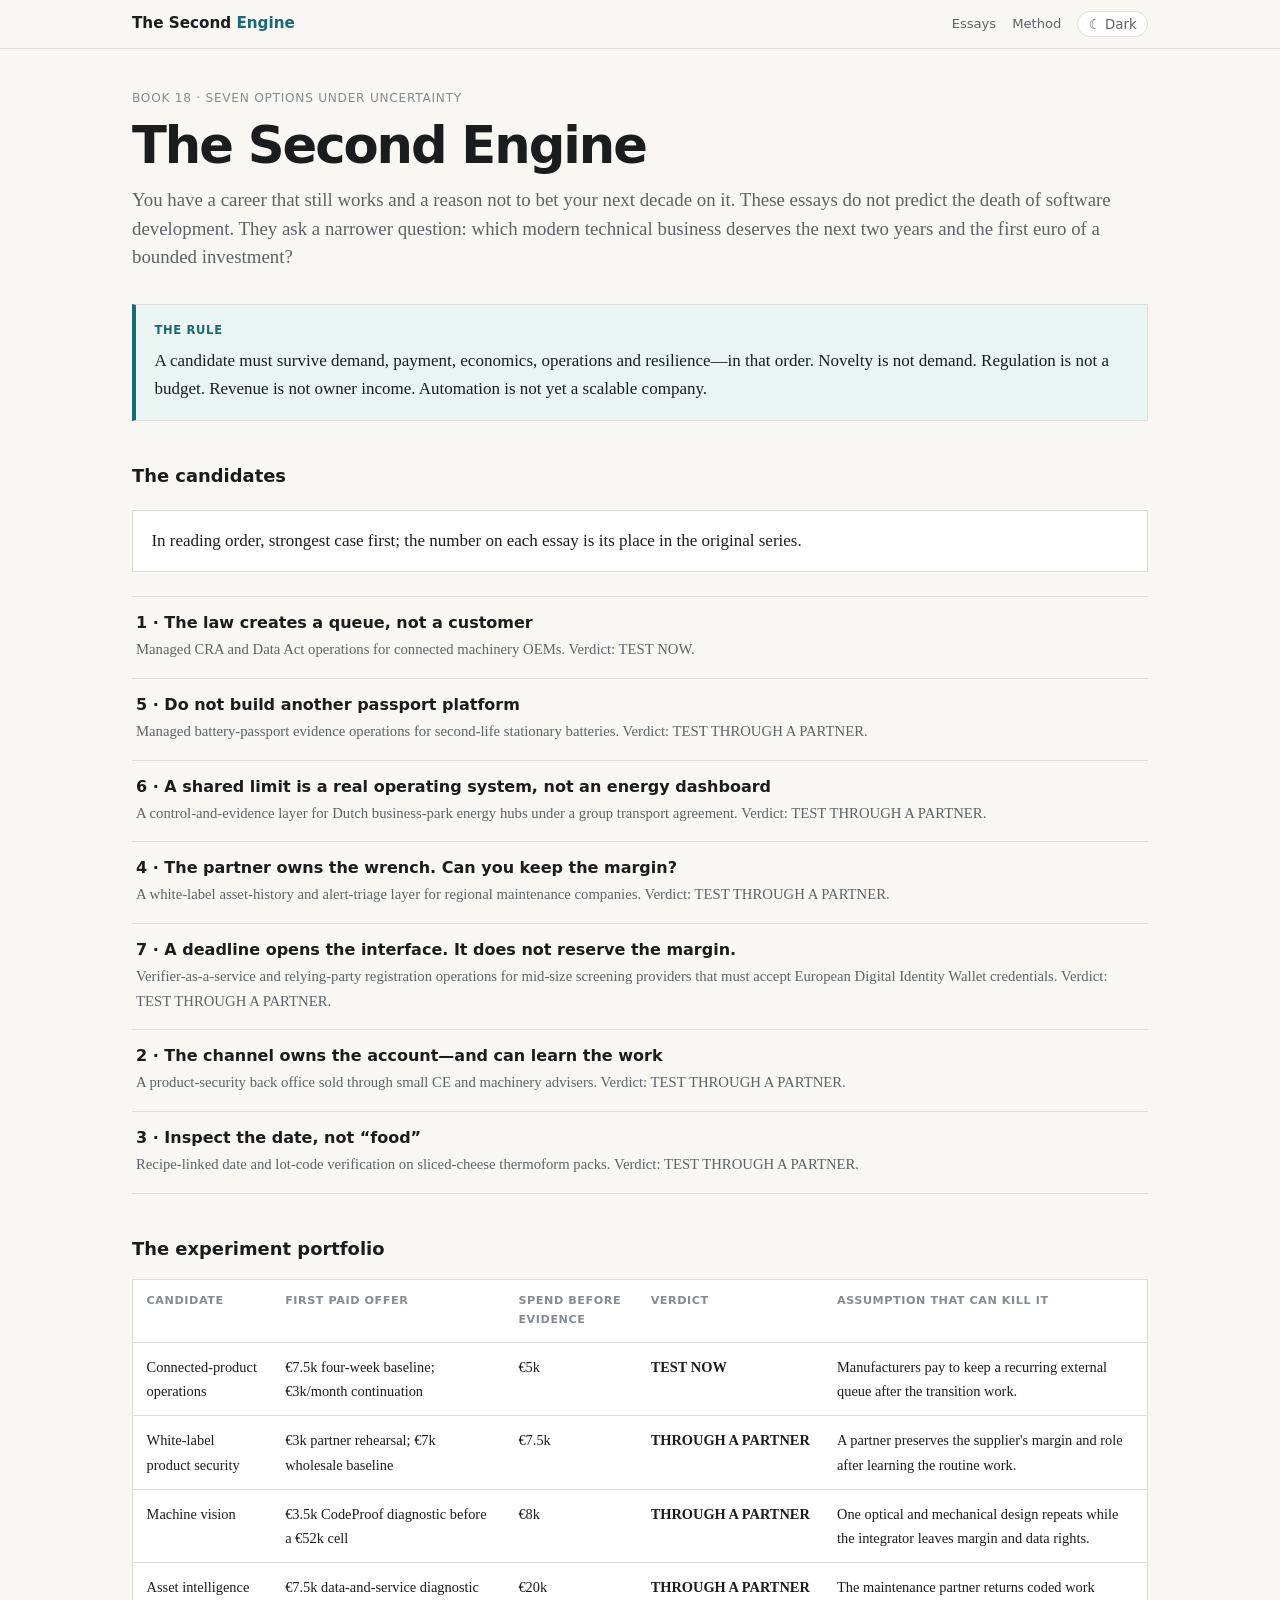
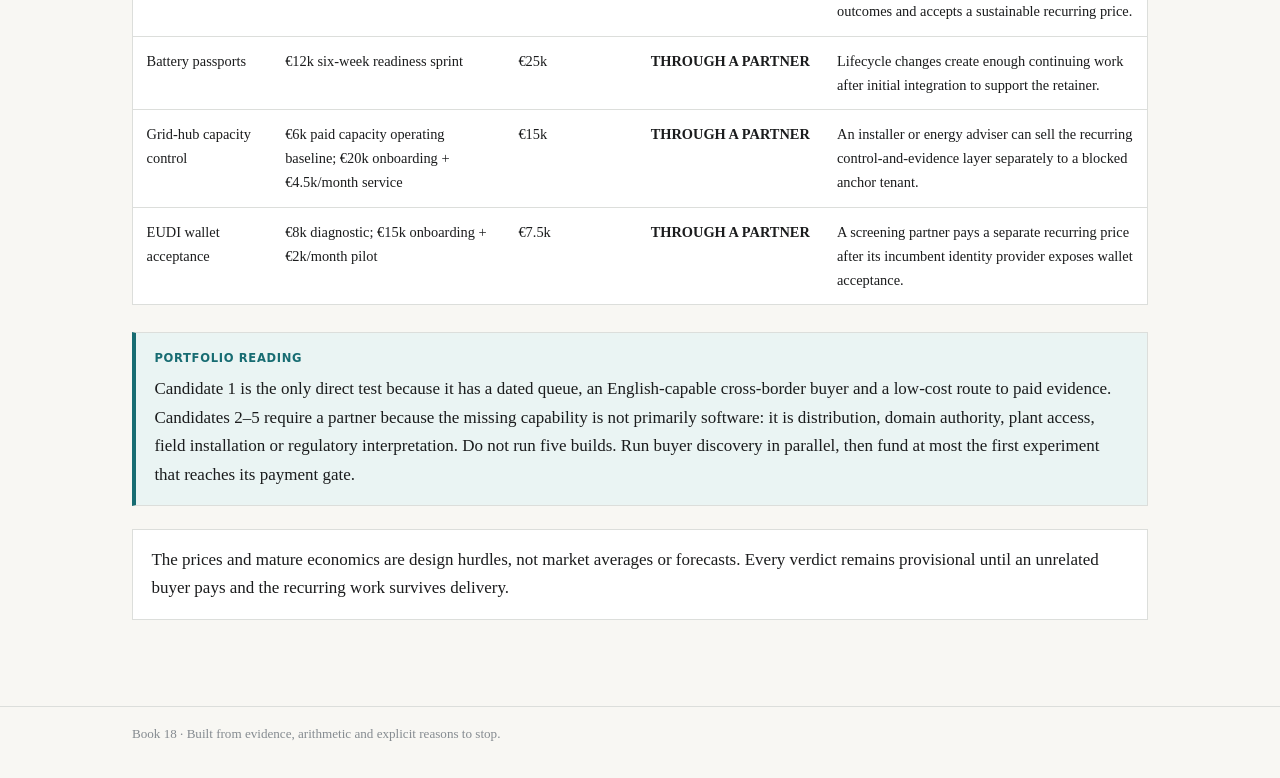
<file: index.html>
<!doctype html>
<html lang="en">
<head>
<meta charset="utf-8">
<meta name="viewport" content="width=device-width, initial-scale=1">
<title>The Second Engine — seven businesses tested before commitment</title>
<meta name="description" content="Seven evidence-led essays testing modern technical businesses for an experienced developer building a second engine before 2030.">
<link rel="stylesheet" href="static/style.css">
<script src="static/theme.js"></script>
</head>
<body>
<header class="site-header"><div class="wrap">
  <a class="brand" href="index.html">The Second <span>Engine</span></a>
  <nav class="site-nav"><a href="index.html">Essays</a><a href="about.html">Method</a><button class="theme-toggle" type="button">☾ Dark</button></nav>
</div></header>
<main class="wrap wide">
  <p class="kicker">Book 18 · Seven options under uncertainty</p>
  <h1>The Second Engine</h1>
  <p class="lede">You have a career that still works and a reason not to bet your next decade on it. These essays do not predict the death of software development. They ask a narrower question: which modern technical business deserves the next two years and the first euro of a bounded investment?</p>

  <div class="decision"><span class="tag">The rule</span>A candidate must survive demand, payment, economics, operations and resilience—in that order. Novelty is not demand. Regulation is not a budget. Revenue is not owner income. Automation is not yet a scalable company.</div>

  <h2>The candidates</h2>
  <p class="note">In reading order, strongest case first; the number on each essay is its place in the original series.</p>
  <ol class="toc">
    <li><a href="chapters/01-connected-product-operations.html"><strong>1 · The law creates a queue, not a customer</strong><span>Managed CRA and Data Act operations for connected machinery OEMs. Verdict: TEST NOW.</span></a></li>
    <li><a href="chapters/05-product-passports.html"><strong>5 · Do not build another passport platform</strong><span>Managed battery-passport evidence operations for second-life stationary batteries. Verdict: TEST THROUGH A PARTNER.</span></a></li>
    <li><a href="chapters/06-grid-capacity-hubs.html"><strong>6 · A shared limit is a real operating system, not an energy dashboard</strong><span>A control-and-evidence layer for Dutch business-park energy hubs under a group transport agreement. Verdict: TEST THROUGH A PARTNER.</span></a></li>
    <li><a href="chapters/04-asset-intelligence.html"><strong>4 · The partner owns the wrench. Can you keep the margin?</strong><span>A white-label asset-history and alert-triage layer for regional maintenance companies. Verdict: TEST THROUGH A PARTNER.</span></a></li>
    <li><a href="chapters/07-eudi-wallet-acceptance.html"><strong>7 · A deadline opens the interface. It does not reserve the margin.</strong><span>Verifier-as-a-service and relying-party registration operations for mid-size screening providers that must accept European Digital Identity Wallet credentials. Verdict: TEST THROUGH A PARTNER.</span></a></li>
    <li><a href="chapters/02-white-label-product-security.html"><strong>2 · The channel owns the account—and can learn the work</strong><span>A product-security back office sold through small CE and machinery advisers. Verdict: TEST THROUGH A PARTNER.</span></a></li>
    <li><a href="chapters/03-machine-vision-food.html"><strong>3 · Inspect the date, not “food”</strong><span>Recipe-linked date and lot-code verification on sliced-cheese thermoform packs. Verdict: TEST THROUGH A PARTNER.</span></a></li>
  </ol>

  <h2>The experiment portfolio</h2>
  <div class="table-wrap"><table>
    <thead><tr><th>Candidate</th><th>First paid offer</th><th>Spend before evidence</th><th>Verdict</th><th>Assumption that can kill it</th></tr></thead>
    <tbody>
      <tr><td>Connected-product operations</td><td>€7.5k four-week baseline; €3k/month continuation</td><td>€5k</td><td><span class="fit">TEST NOW</span></td><td>Manufacturers pay to keep a recurring external queue after the transition work.</td></tr>
      <tr><td>White-label product security</td><td>€3k partner rehearsal; €7k wholesale baseline</td><td>€7.5k</td><td><span class="fit">THROUGH A PARTNER</span></td><td>A partner preserves the supplier's margin and role after learning the routine work.</td></tr>
      <tr><td>Machine vision</td><td>€3.5k CodeProof diagnostic before a €52k cell</td><td>€8k</td><td><span class="fit">THROUGH A PARTNER</span></td><td>One optical and mechanical design repeats while the integrator leaves margin and data rights.</td></tr>
      <tr><td>Asset intelligence</td><td>€7.5k data-and-service diagnostic</td><td>€20k</td><td><span class="fit">THROUGH A PARTNER</span></td><td>The maintenance partner returns coded work outcomes and accepts a sustainable recurring price.</td></tr>
      <tr><td>Battery passports</td><td>€12k six-week readiness sprint</td><td>€25k</td><td><span class="fit">THROUGH A PARTNER</span></td><td>Lifecycle changes create enough continuing work after initial integration to support the retainer.</td></tr>
      <tr><td>Grid-hub capacity control</td><td>€6k paid capacity operating baseline; €20k onboarding + €4.5k/month service</td><td>€15k</td><td><span class="fit">THROUGH A PARTNER</span></td><td>An installer or energy adviser can sell the recurring control-and-evidence layer separately to a blocked anchor tenant.</td></tr>
      <tr><td>EUDI wallet acceptance</td><td>€8k diagnostic; €15k onboarding + €2k/month pilot</td><td>€7.5k</td><td><span class="fit">THROUGH A PARTNER</span></td><td>A screening partner pays a separate recurring price after its incumbent identity provider exposes wallet acceptance.</td></tr>
    </tbody>
  </table></div>

  <div class="decision"><span class="tag">Portfolio reading</span>Candidate 1 is the only direct test because it has a dated queue, an English-capable cross-border buyer and a low-cost route to paid evidence. Candidates 2–5 require a partner because the missing capability is not primarily software: it is distribution, domain authority, plant access, field installation or regulatory interpretation. Do not run five builds. Run buyer discovery in parallel, then fund at most the first experiment that reaches its payment gate.</div>

  <p class="note">The prices and mature economics are design hurdles, not market averages or forecasts. Every verdict remains provisional until an unrelated buyer pays and the recurring work survives delivery.</p>
</main>
<footer class="site-footer"><div class="wrap"><p>Book 18 · Built from evidence, arithmetic and explicit reasons to stop.</p></div></footer>
</body>
</html>
</file>
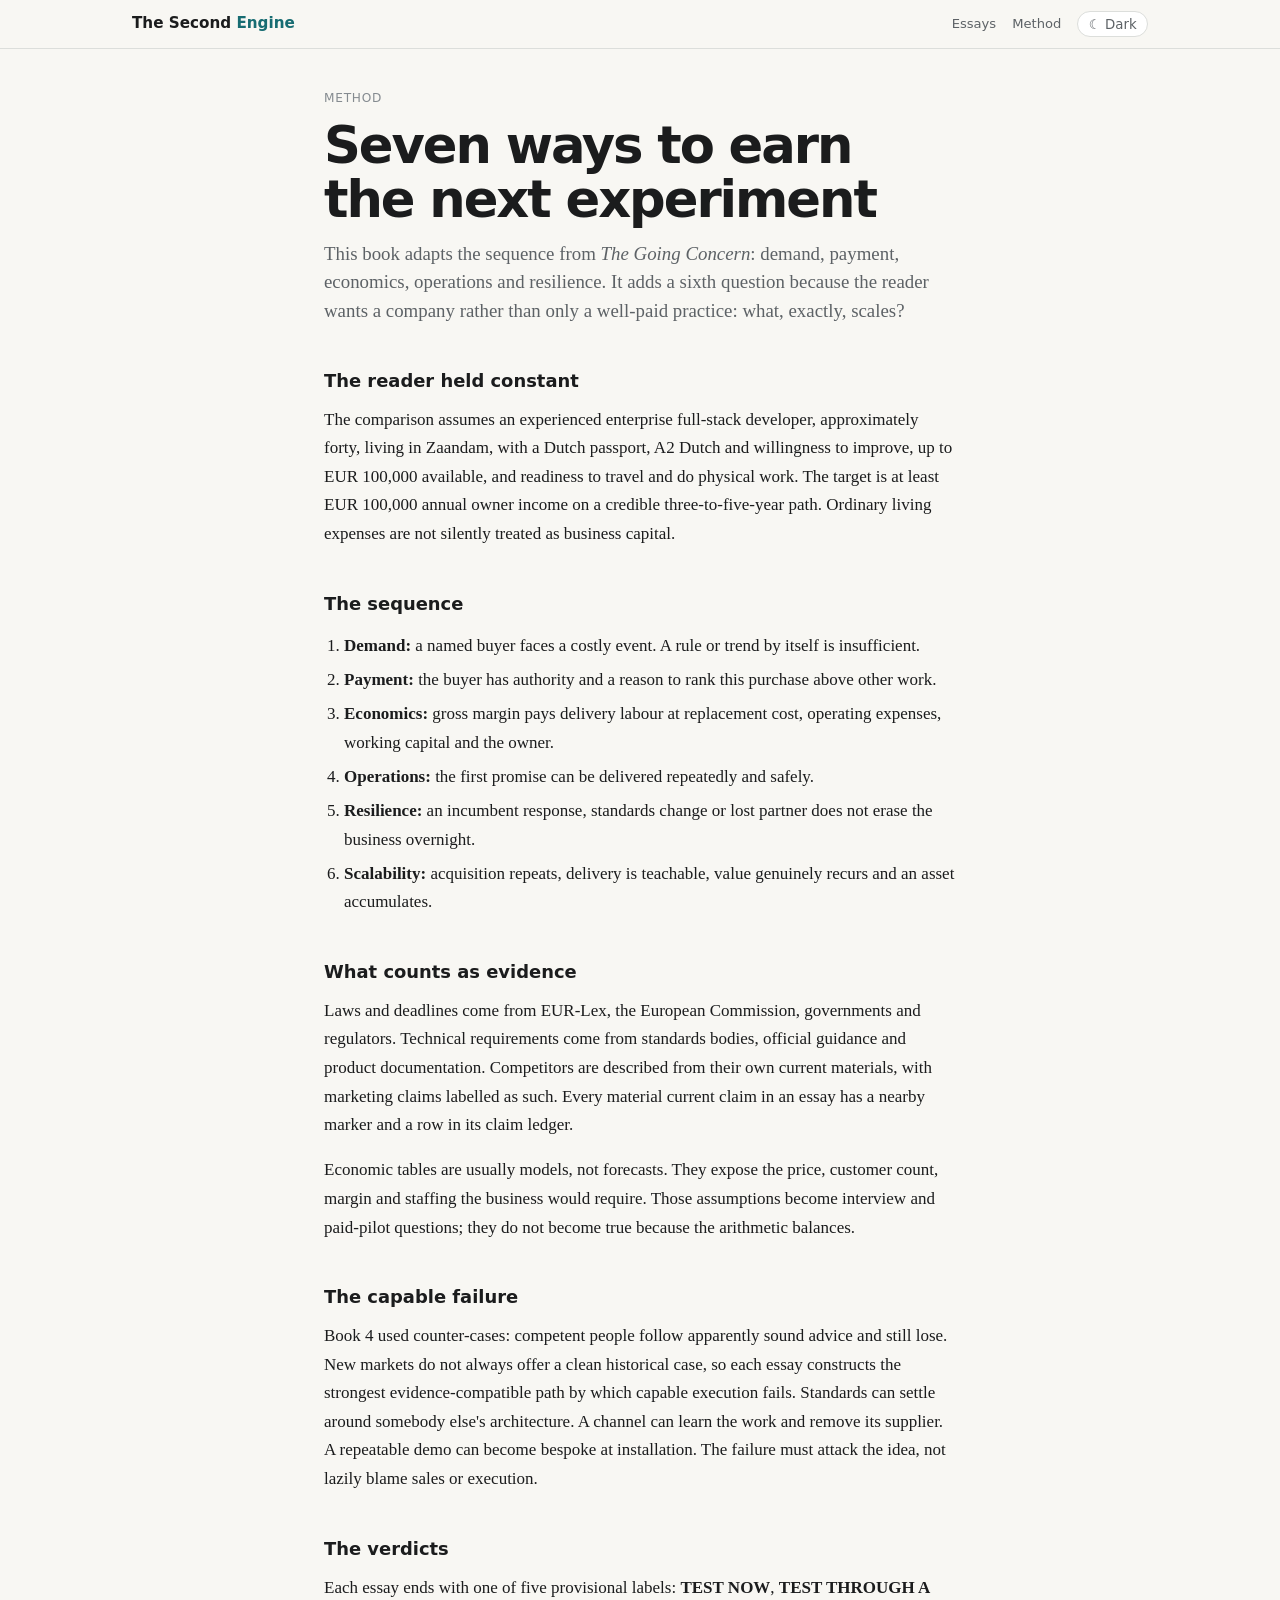
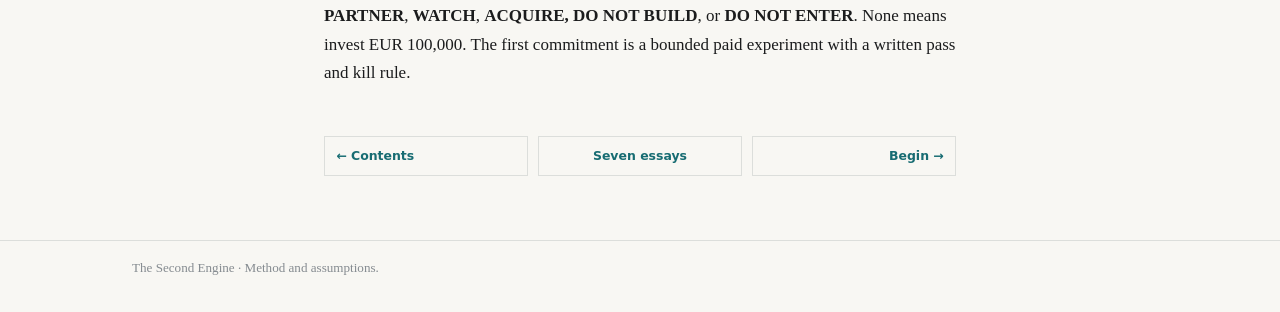
<file: about.html>
<!doctype html>
<html lang="en">
<head>
<meta charset="utf-8">
<meta name="viewport" content="width=device-width, initial-scale=1">
<title>Method — The Second Engine</title>
<meta name="description" content="How The Second Engine compares seven business options without confusing regulation, demand, revenue or scalability.">
<link rel="stylesheet" href="static/style.css">
<script src="static/theme.js"></script>
</head>
<body>
<header class="site-header"><div class="wrap">
  <a class="brand" href="index.html">The Second <span>Engine</span></a>
  <nav class="site-nav"><a href="index.html">Essays</a><a href="about.html">Method</a><button class="theme-toggle" type="button">☾ Dark</button></nav>
</div></header>
<main class="wrap">
  <p class="kicker">Method</p>
  <h1>Seven ways to earn the next experiment</h1>
  <p class="lede">This book adapts the sequence from <em>The Going Concern</em>: demand, payment, economics, operations and resilience. It adds a sixth question because the reader wants a company rather than only a well-paid practice: what, exactly, scales?</p>

  <h2>The reader held constant</h2>
  <p>The comparison assumes an experienced enterprise full-stack developer, approximately forty, living in Zaandam, with a Dutch passport, A2 Dutch and willingness to improve, up to EUR 100,000 available, and readiness to travel and do physical work. The target is at least EUR 100,000 annual owner income on a credible three-to-five-year path. Ordinary living expenses are not silently treated as business capital.</p>

  <h2>The sequence</h2>
  <ol>
    <li><strong>Demand:</strong> a named buyer faces a costly event. A rule or trend by itself is insufficient.</li>
    <li><strong>Payment:</strong> the buyer has authority and a reason to rank this purchase above other work.</li>
    <li><strong>Economics:</strong> gross margin pays delivery labour at replacement cost, operating expenses, working capital and the owner.</li>
    <li><strong>Operations:</strong> the first promise can be delivered repeatedly and safely.</li>
    <li><strong>Resilience:</strong> an incumbent response, standards change or lost partner does not erase the business overnight.</li>
    <li><strong>Scalability:</strong> acquisition repeats, delivery is teachable, value genuinely recurs and an asset accumulates.</li>
  </ol>

  <h2>What counts as evidence</h2>
  <p>Laws and deadlines come from EUR-Lex, the European Commission, governments and regulators. Technical requirements come from standards bodies, official guidance and product documentation. Competitors are described from their own current materials, with marketing claims labelled as such. Every material current claim in an essay has a nearby marker and a row in its claim ledger.</p>
  <p>Economic tables are usually models, not forecasts. They expose the price, customer count, margin and staffing the business would require. Those assumptions become interview and paid-pilot questions; they do not become true because the arithmetic balances.</p>

  <h2>The capable failure</h2>
  <p>Book 4 used counter-cases: competent people follow apparently sound advice and still lose. New markets do not always offer a clean historical case, so each essay constructs the strongest evidence-compatible path by which capable execution fails. Standards can settle around somebody else's architecture. A channel can learn the work and remove its supplier. A repeatable demo can become bespoke at installation. The failure must attack the idea, not lazily blame sales or execution.</p>

  <h2>The verdicts</h2>
  <p>Each essay ends with one of five provisional labels: <strong>TEST NOW</strong>, <strong>TEST THROUGH A PARTNER</strong>, <strong>WATCH</strong>, <strong>ACQUIRE, DO NOT BUILD</strong>, or <strong>DO NOT ENTER</strong>. None means invest EUR 100,000. The first commitment is a bounded paid experiment with a written pass and kill rule.</p>

  <nav class="chapter-nav"><a href="index.html">← Contents</a><a href="index.html">Seven essays</a><a href="chapters/01-connected-product-operations.html">Begin →</a></nav>
</main>
<footer class="site-footer"><div class="wrap"><p>The Second Engine · Method and assumptions.</p></div></footer>
</body>
</html>
</file>
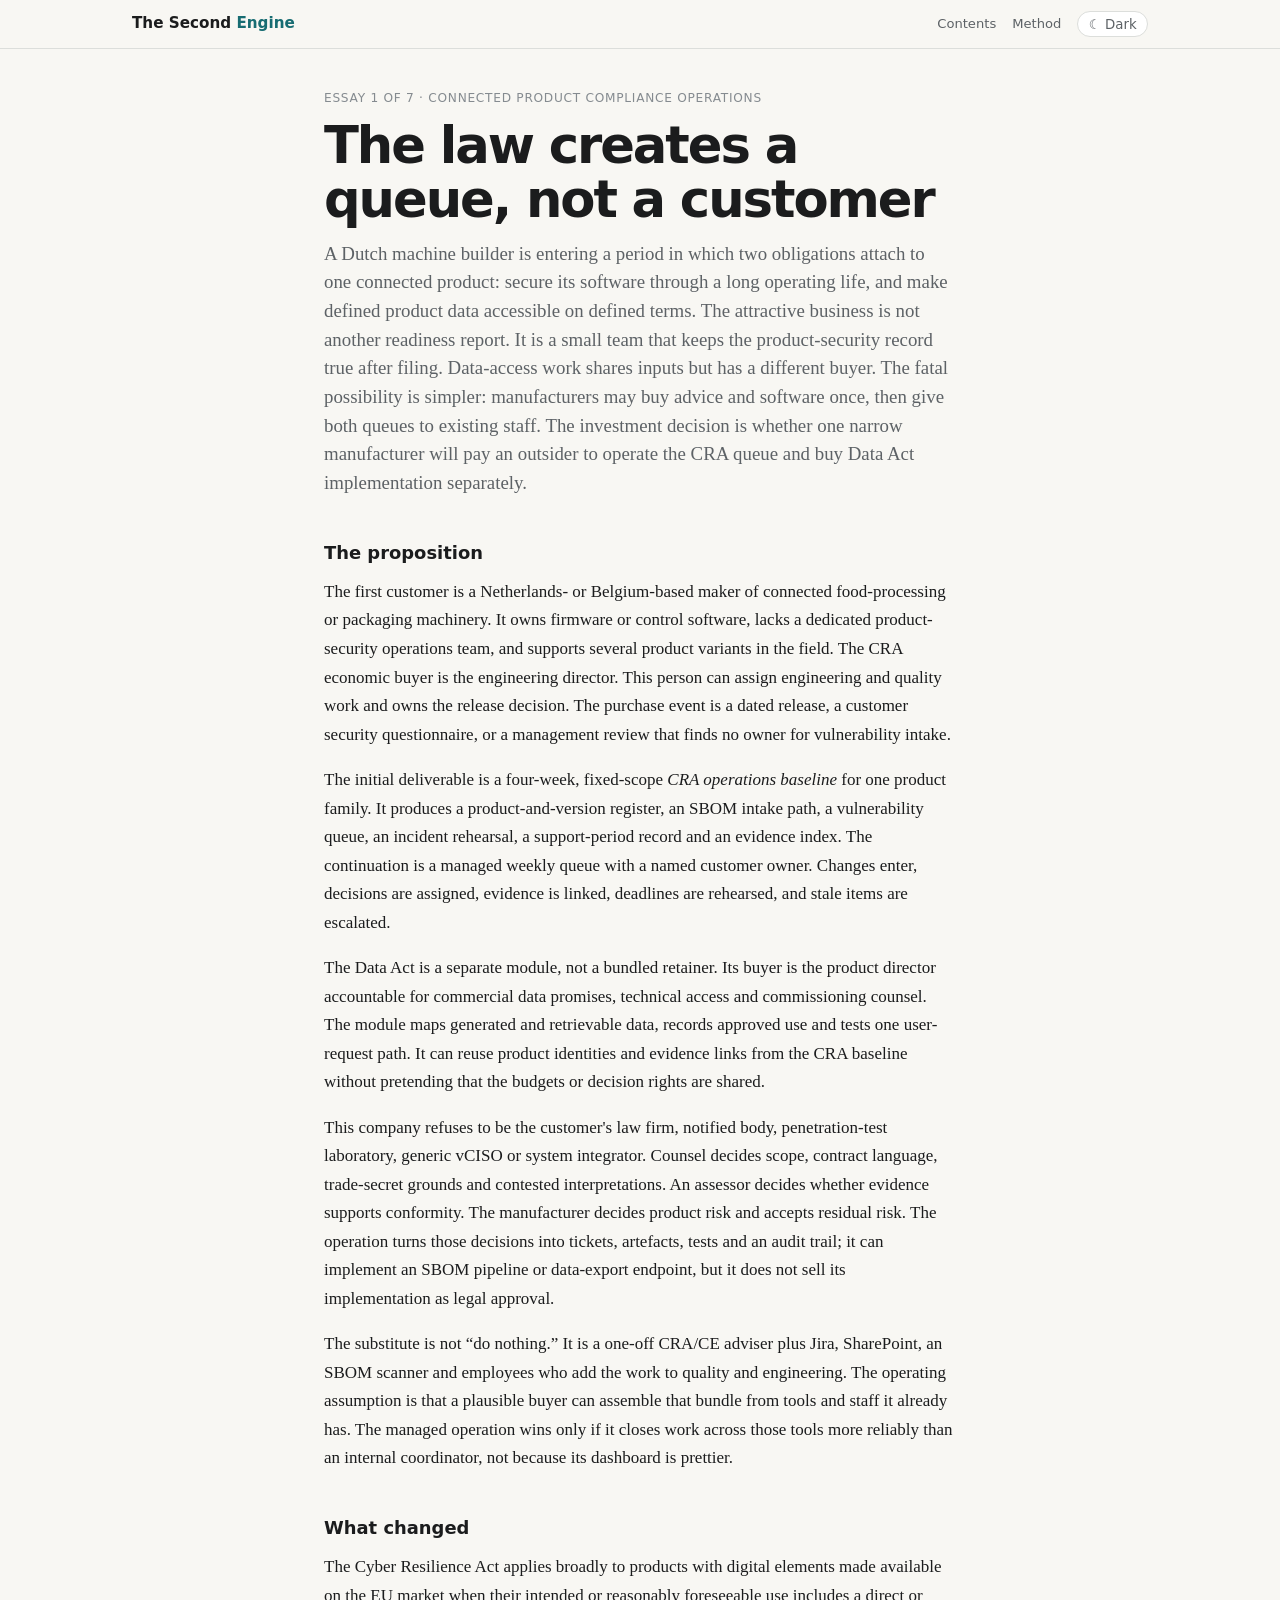
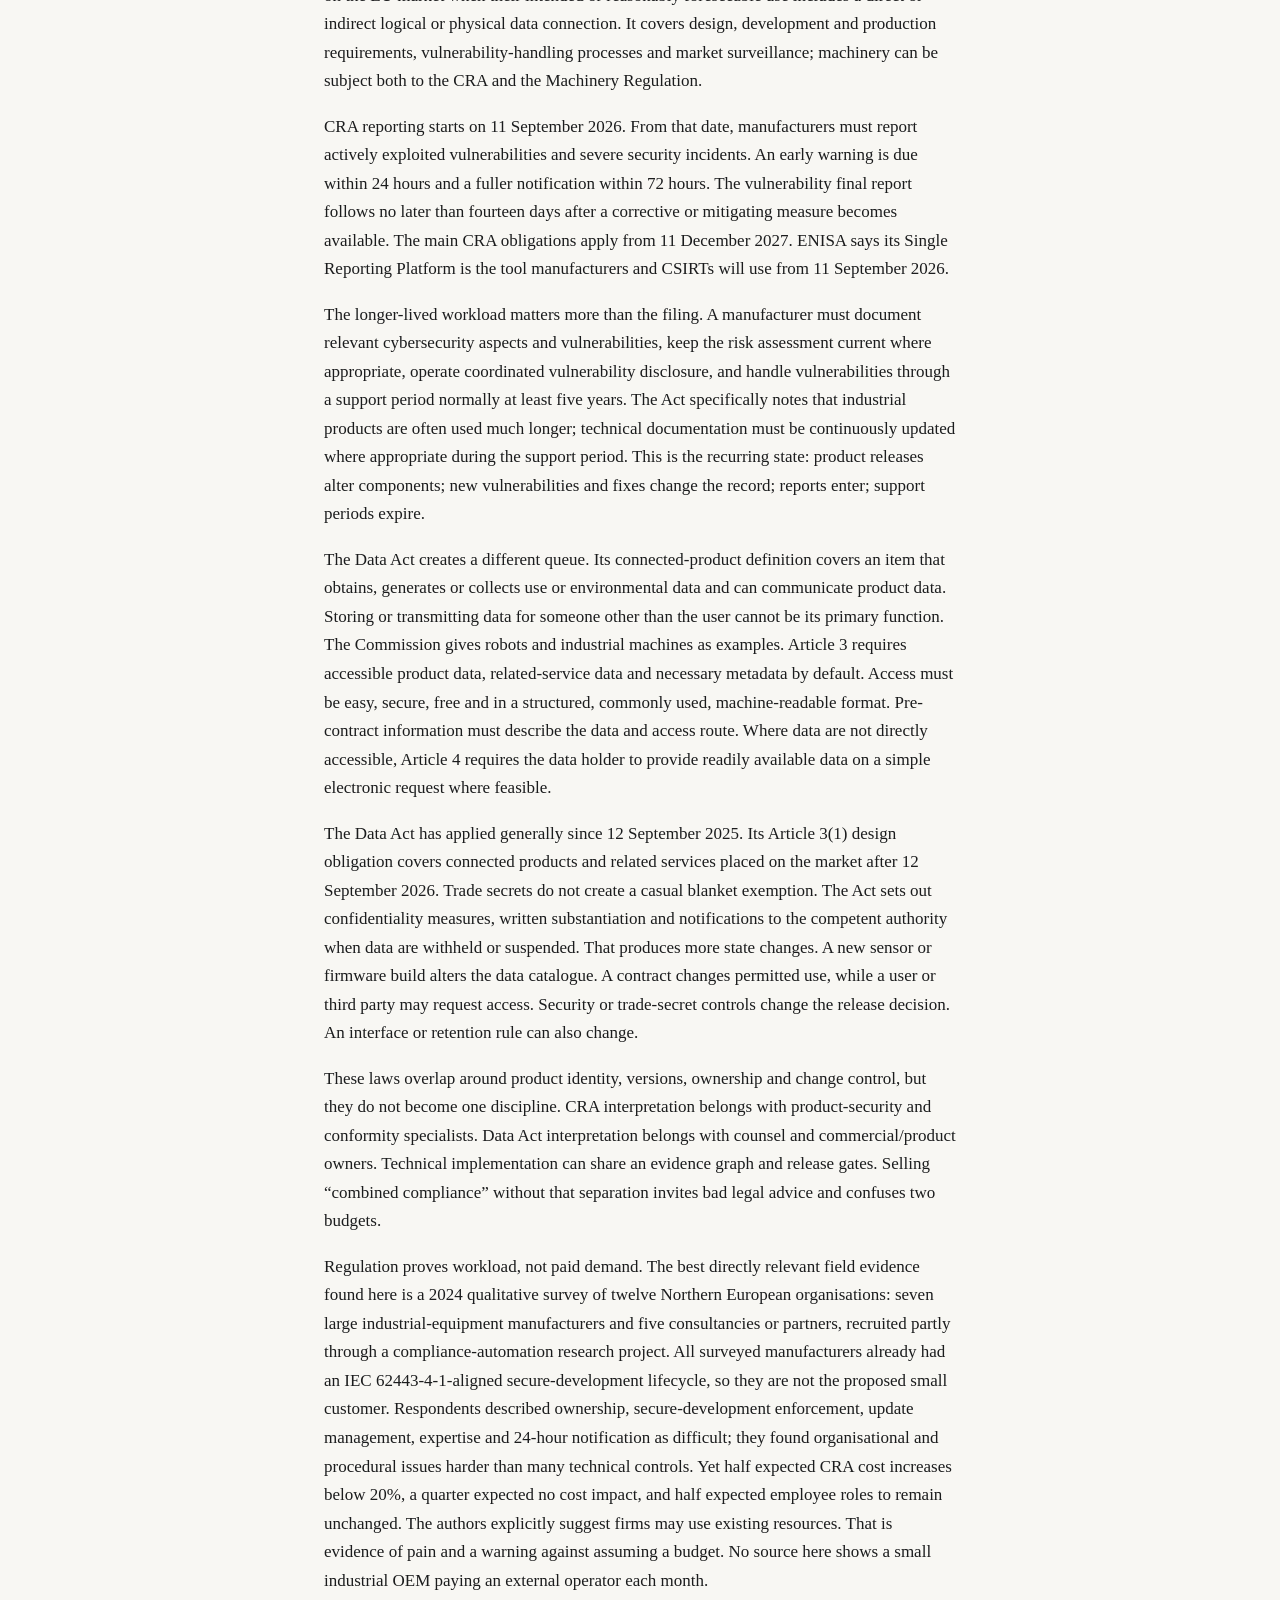
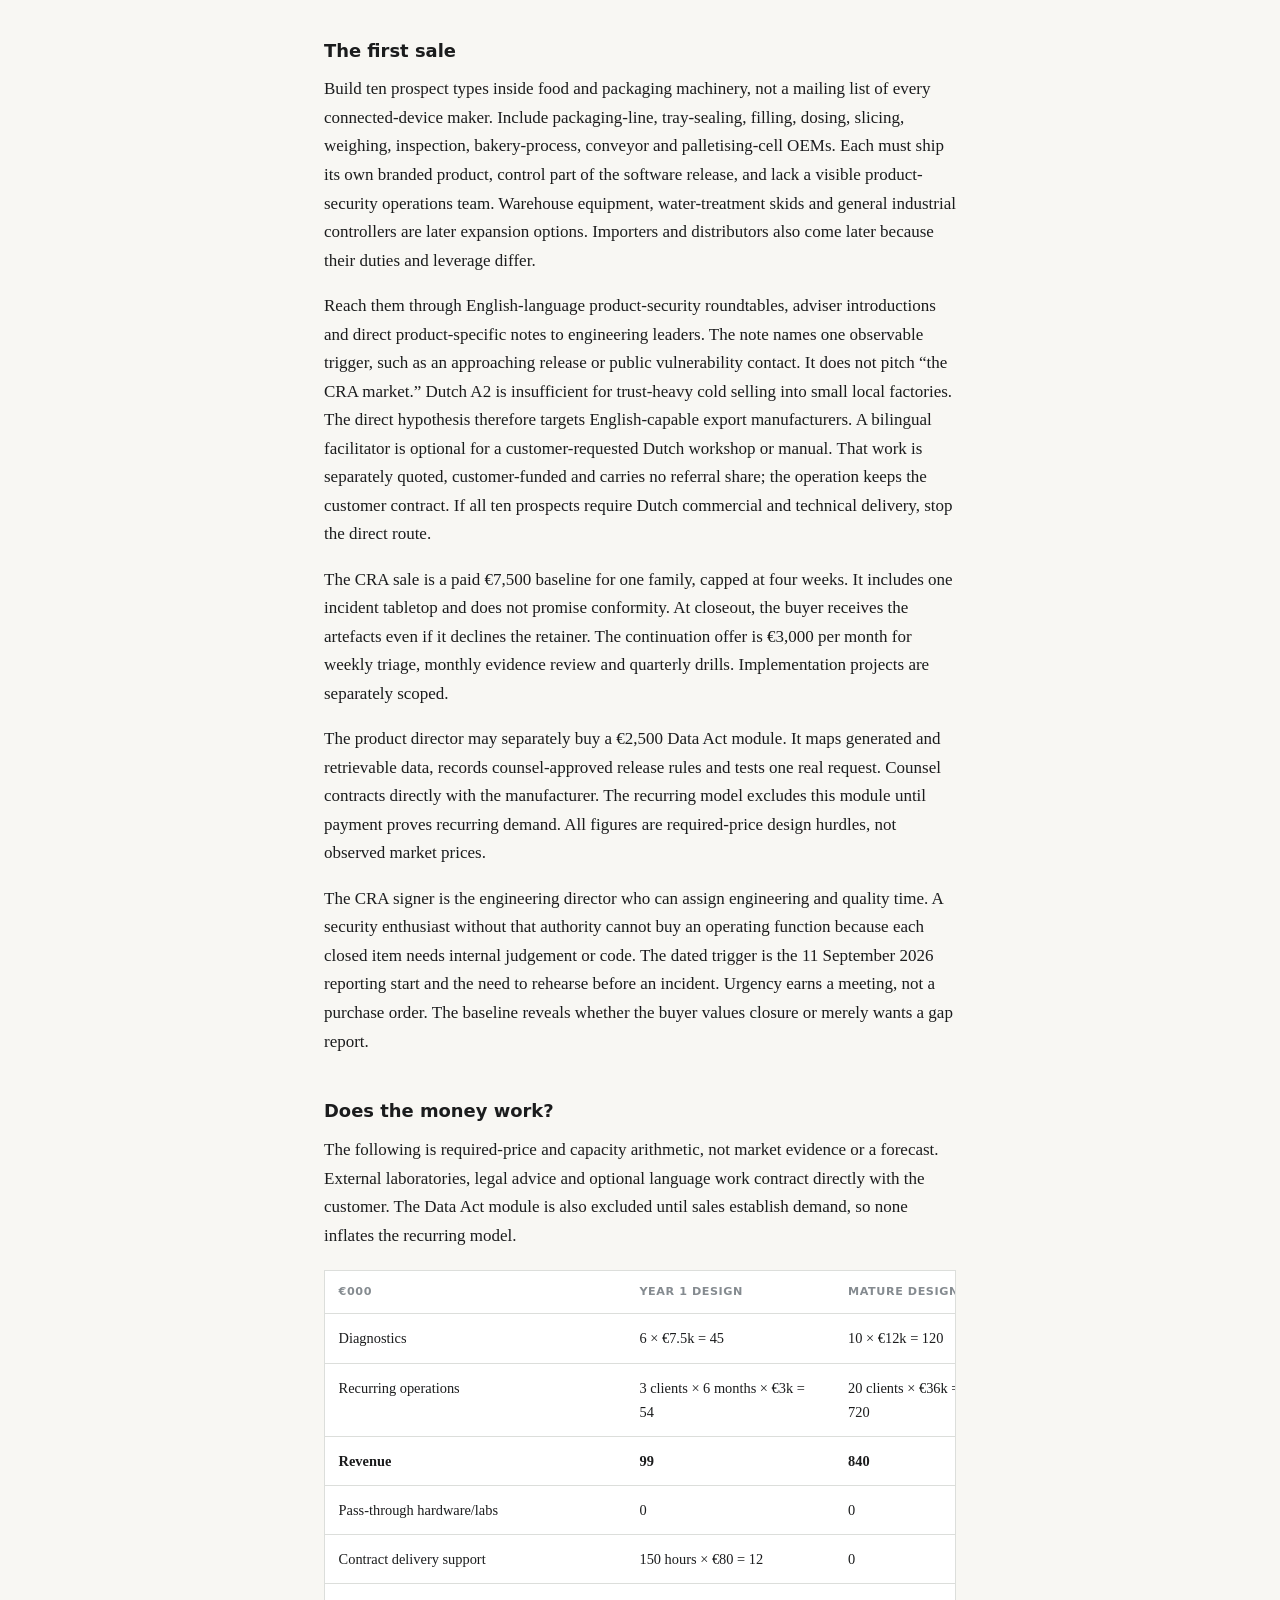
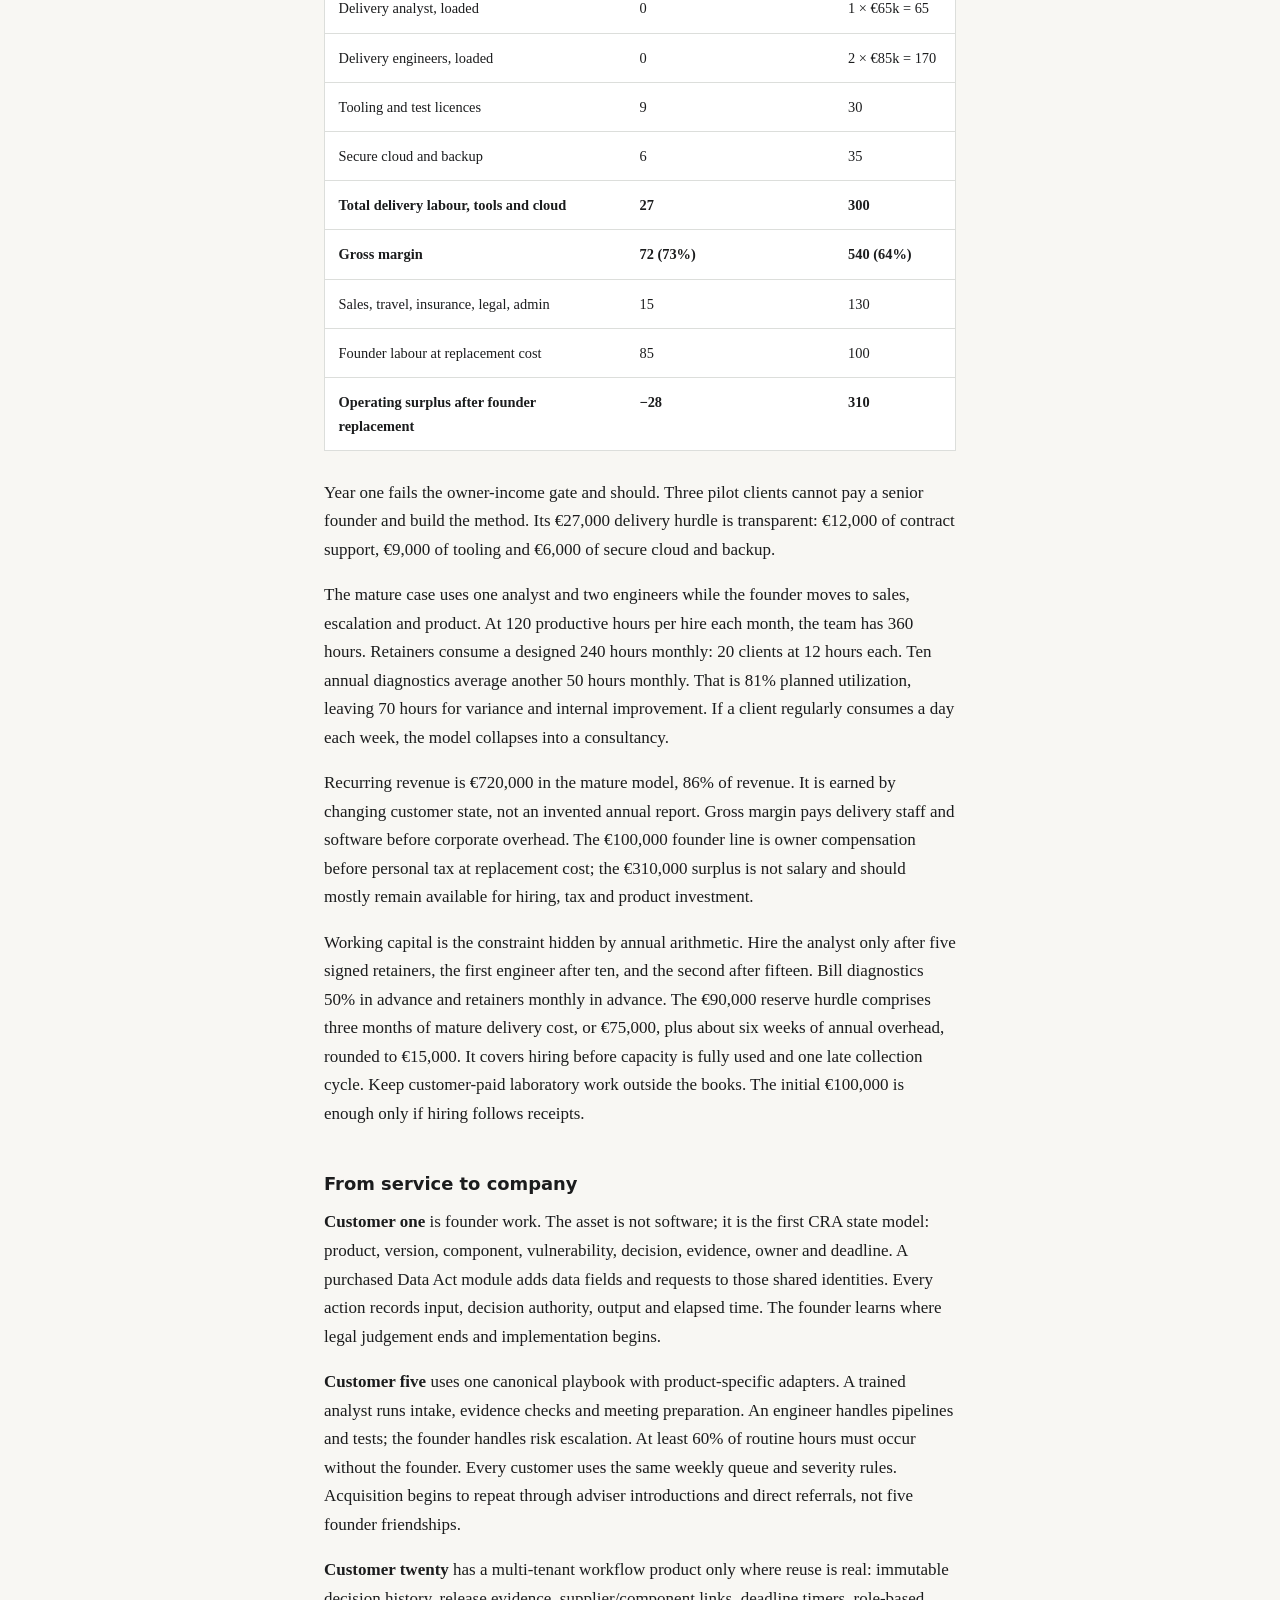
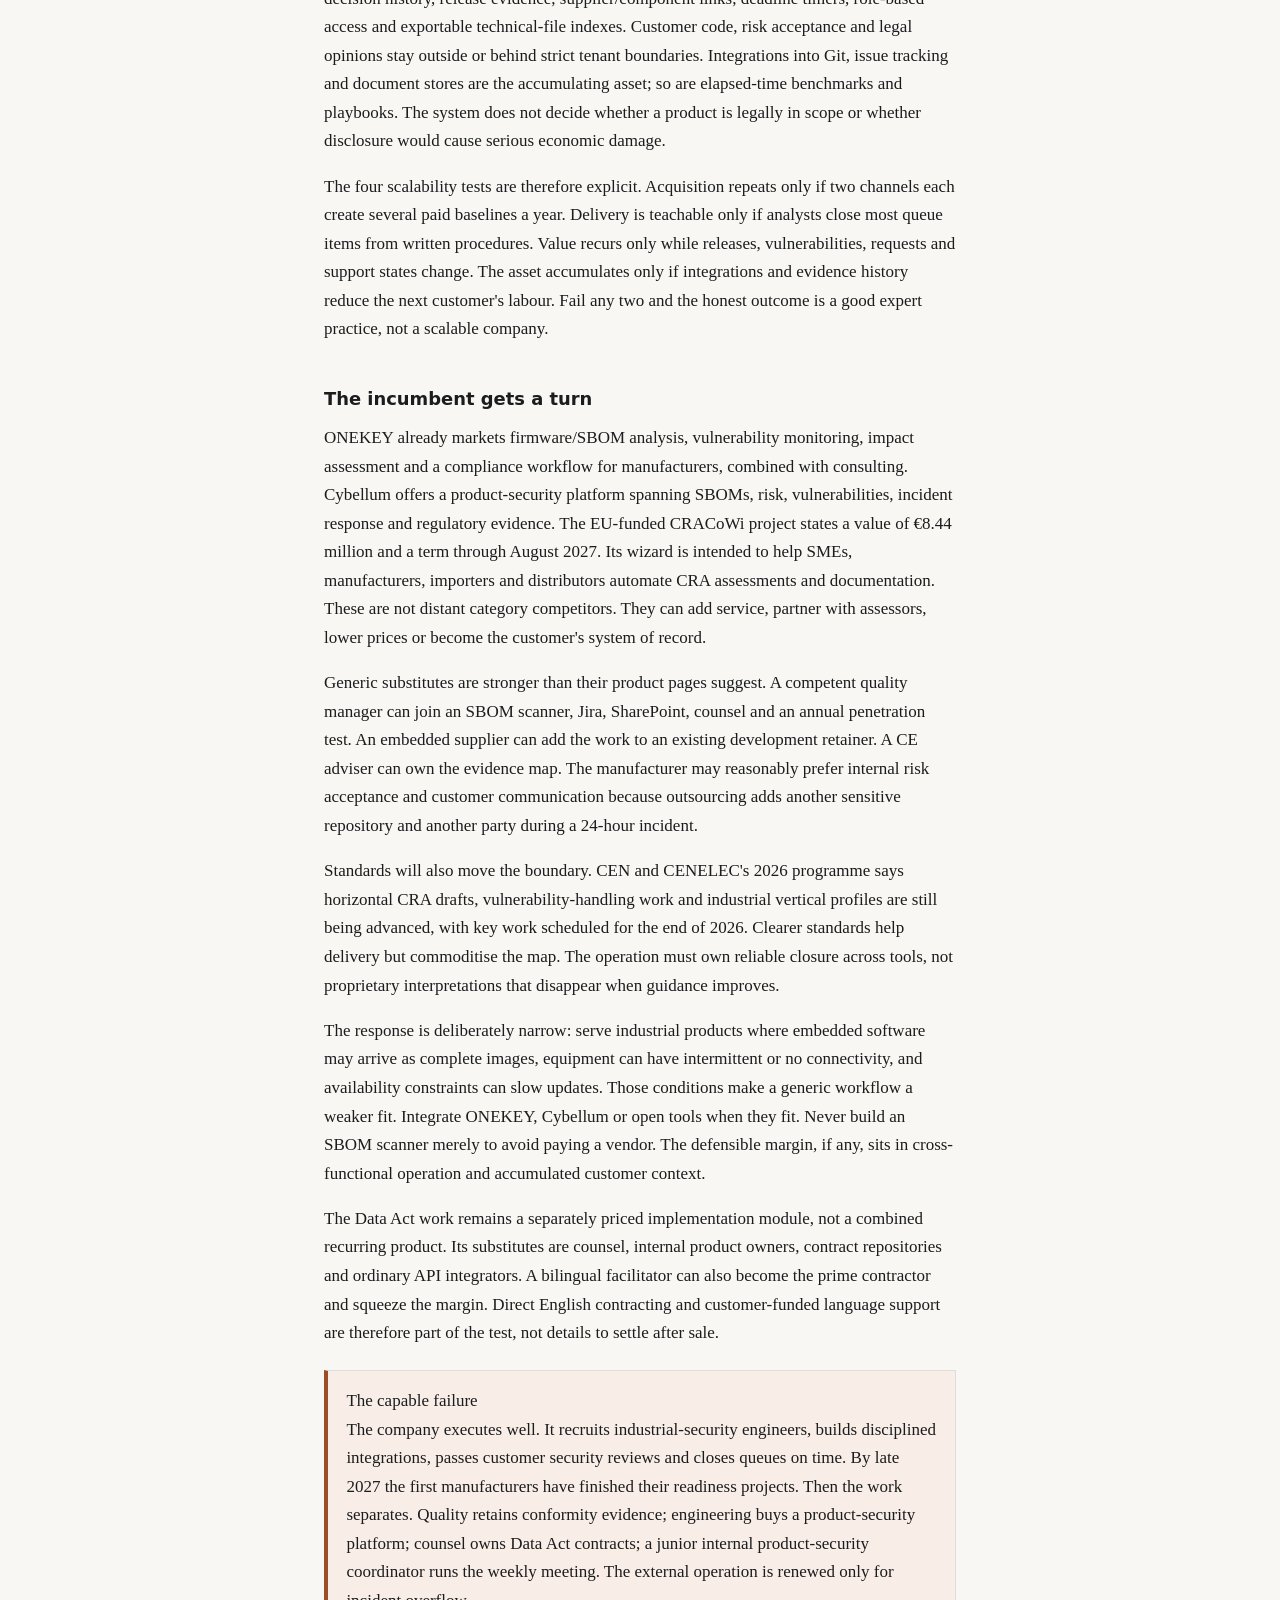
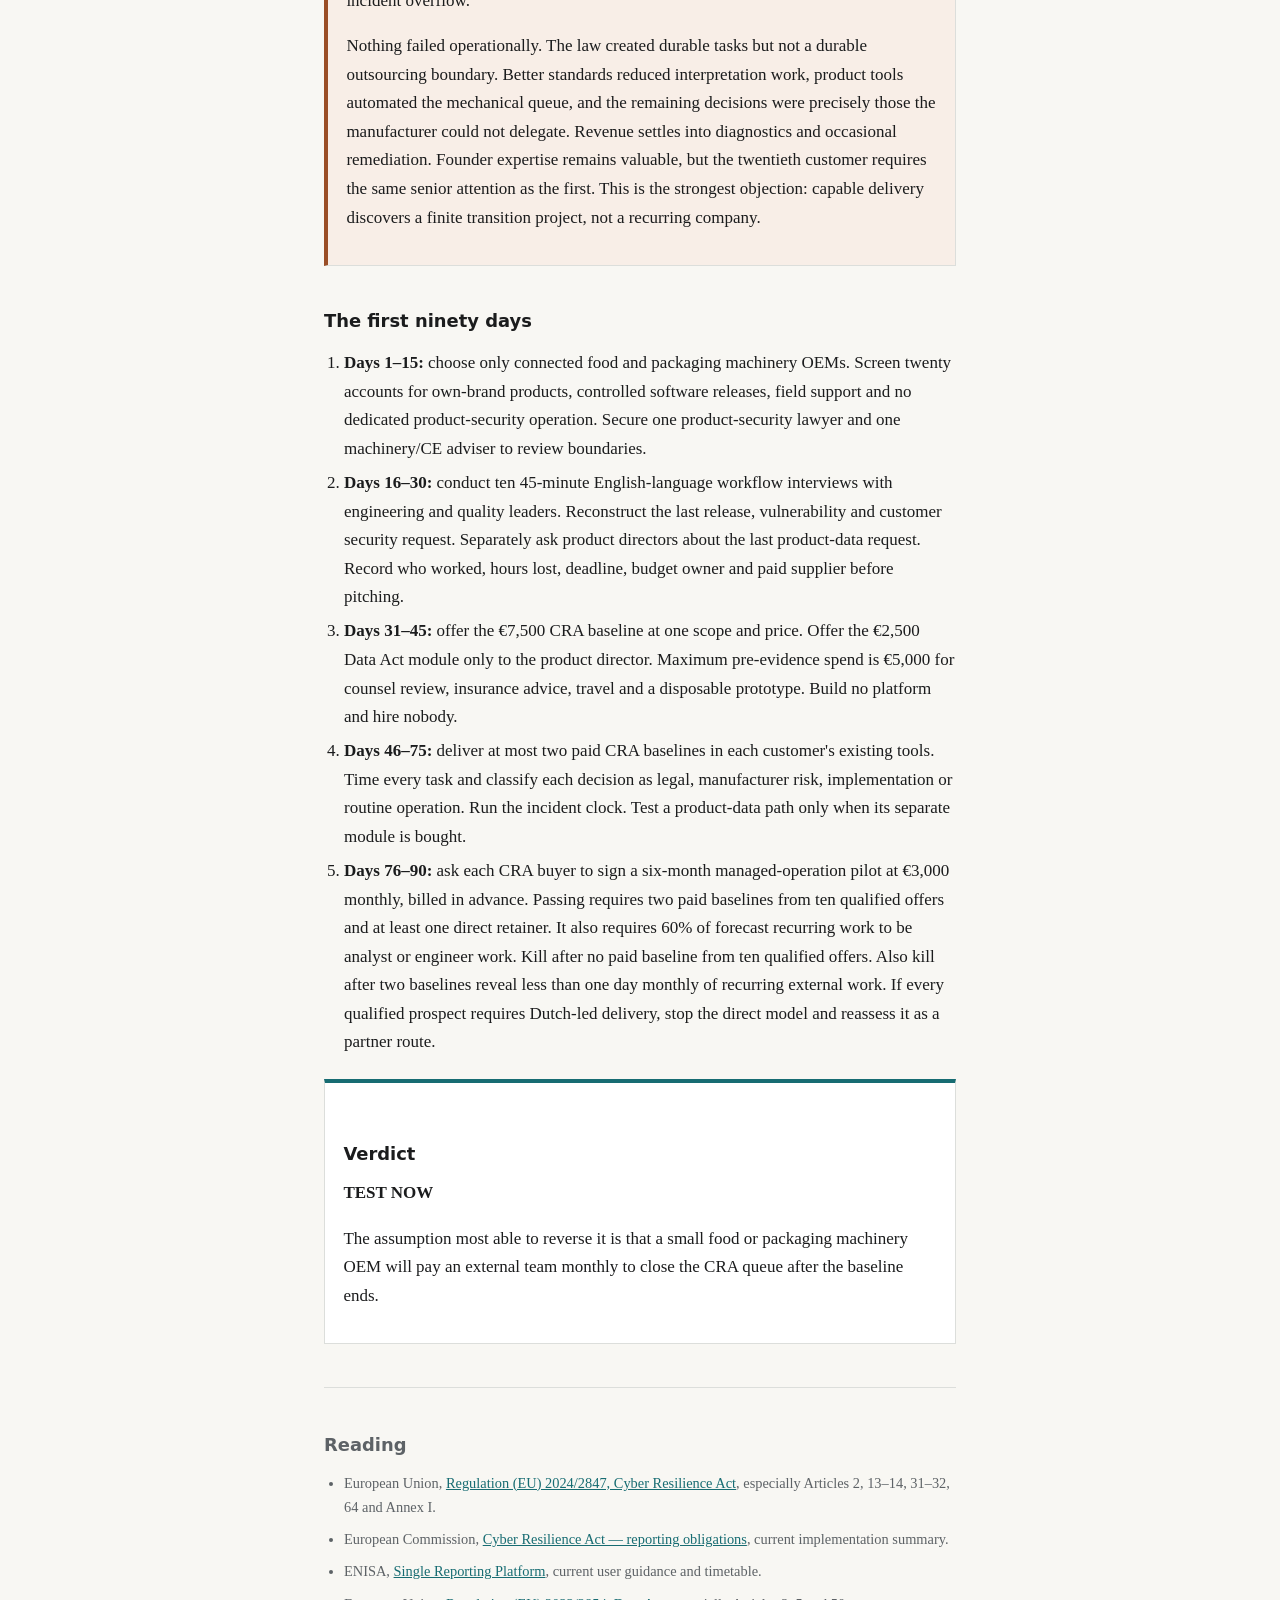
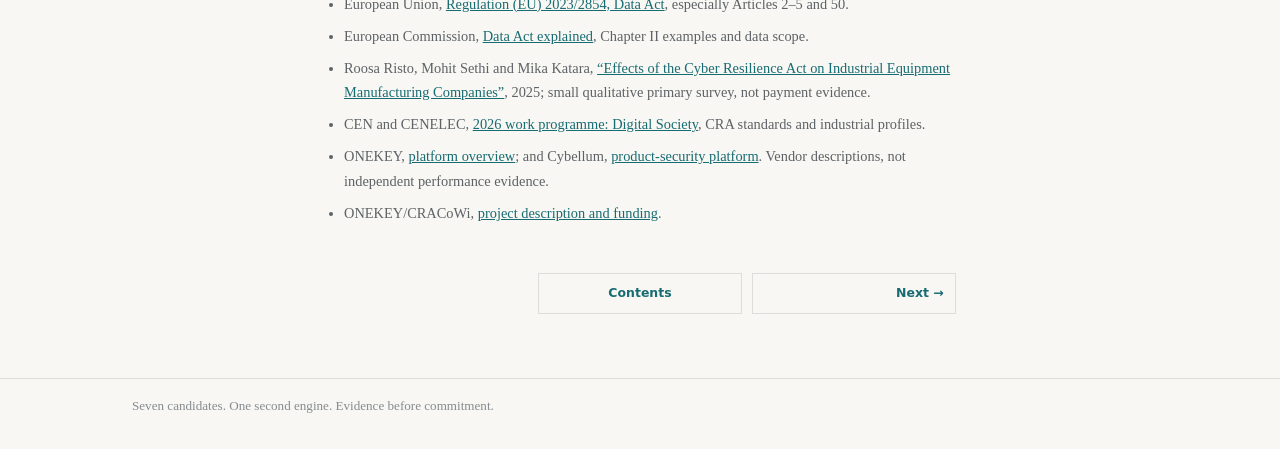
<file: chapters/01-connected-product-operations.html>
<!DOCTYPE html>
<html lang="en">
<head>
<meta charset="utf-8">
<meta name="viewport" content="width=device-width, initial-scale=1">
<title>The law creates a queue, not a customer — The Second Engine</title>
<meta name="description" content="A test of managed CRA operations and a separate Data Act module for connected industrial-product manufacturers, and whether either queue is valuable enough to buy.">
<link rel="stylesheet" href="../static/style.css">
<script src="../static/theme.js"></script>
</head>
<body>
<header class="site-header">
  <div class="wrap">
    <a class="brand" href="../index.html">The Second <span>Engine</span></a>
    <nav class="site-nav">
      <a href="../index.html">Contents</a>
      <a href="../about.html">Method</a>
      <button class="theme-toggle" type="button">☾ Dark</button>
    </nav>
  </div>
</header>
<main class="wrap">
<p class="kicker">Essay 1 of 7 · Connected Product Compliance Operations</p>
<h1>The law creates a queue, not a customer</h1>
<p class="lede">A Dutch machine builder is entering a period in which two obligations attach to one connected product: secure its software through a long operating life, and make defined product data accessible on defined terms. <!-- CHECK: 01-cra-lifecycle --> <!-- CHECK: 01-data-duty --> The attractive business is not another readiness report. It is a small team that keeps the product-security record true after filing. Data-access work shares inputs but has a different buyer. The fatal possibility is simpler: manufacturers may buy advice and software once, then give both queues to existing staff. The investment decision is whether one narrow manufacturer will pay an outsider to operate the CRA queue and buy Data Act implementation separately.</p>

<section class="proposition">
<h2>The proposition</h2>
<p>The first customer is a Netherlands- or Belgium-based maker of connected food-processing or packaging machinery. It owns firmware or control software, lacks a dedicated product-security operations team, and supports several product variants in the field. The CRA economic buyer is the engineering director. This person can assign engineering and quality work and owns the release decision. The purchase event is a dated release, a customer security questionnaire, or a management review that finds no owner for vulnerability intake.</p>
<p>The initial deliverable is a four-week, fixed-scope <em>CRA operations baseline</em> for one product family. It produces a product-and-version register, an SBOM intake path, a vulnerability queue, an incident rehearsal, a support-period record and an evidence index. The continuation is a managed weekly queue with a named customer owner. Changes enter, decisions are assigned, evidence is linked, deadlines are rehearsed, and stale items are escalated.</p>
<p>The Data Act is a separate module, not a bundled retainer. Its buyer is the product director accountable for commercial data promises, technical access and commissioning counsel. The module maps generated and retrievable data, records approved use and tests one user-request path. It can reuse product identities and evidence links from the CRA baseline without pretending that the budgets or decision rights are shared.</p>
<p>This company refuses to be the customer's law firm, notified body, penetration-test laboratory, generic vCISO or system integrator. Counsel decides scope, contract language, trade-secret grounds and contested interpretations. An assessor decides whether evidence supports conformity. The manufacturer decides product risk and accepts residual risk. The operation turns those decisions into tickets, artefacts, tests and an audit trail; it can implement an SBOM pipeline or data-export endpoint, but it does not sell its implementation as legal approval.</p>
<p>The substitute is not “do nothing.” It is a one-off CRA/CE adviser plus Jira, <!-- CHECK: 01-jira --> SharePoint, <!-- CHECK: 01-sharepoint --> an SBOM scanner and employees who add the work to quality and engineering. The operating assumption is that a plausible buyer can assemble that bundle from tools and staff it already has. The managed operation wins only if it closes work across those tools more reliably than an internal coordinator, not because its dashboard is prettier.</p>
</section>

<section class="changed">
<h2>What changed</h2>
<p>The Cyber Resilience Act applies broadly to products with digital elements made available on the EU market when their intended or reasonably foreseeable use includes a direct or indirect logical or physical data connection. It covers design, development and production requirements, vulnerability-handling processes and market surveillance; machinery can be subject both to the CRA and the Machinery Regulation. <!-- CHECK: 01-cra-scope --></p>
<p>CRA reporting starts on 11 September 2026. From that date, manufacturers must report actively exploited vulnerabilities and severe security incidents. An early warning is due within 24 hours and a fuller notification within 72 hours. The vulnerability final report follows no later than fourteen days after a corrective or mitigating measure becomes available. The main CRA obligations apply from 11 December 2027. <!-- CHECK: 01-cra-dates --> ENISA says its Single Reporting Platform is the tool manufacturers and CSIRTs will use from 11 September 2026. <!-- CHECK: 01-srp --></p>
<p>The longer-lived workload matters more than the filing. A manufacturer must document relevant cybersecurity aspects and vulnerabilities, keep the risk assessment current where appropriate, operate coordinated vulnerability disclosure, and handle vulnerabilities through a support period normally at least five years. The Act specifically notes that industrial products are often used much longer; technical documentation must be continuously updated where appropriate during the support period. <!-- CHECK: 01-cra-lifecycle --> This is the recurring state: product releases alter components; new vulnerabilities and fixes change the record; reports enter; support periods expire. <!-- CHECK: 01-cra-recurring --></p>
<p>The Data Act creates a different queue. Its connected-product definition covers an item that obtains, generates or collects use or environmental data and can communicate product data. Storing or transmitting data for someone other than the user cannot be its primary function. <!-- CHECK: 01-data-scope --> The Commission gives robots and industrial machines as examples. <!-- CHECK: 01-data-examples --> Article 3 requires accessible product data, related-service data and necessary metadata by default. Access must be easy, secure, free and in a structured, commonly used, machine-readable format. Pre-contract information must describe the data and access route. Where data are not directly accessible, Article 4 requires the data holder to provide readily available data on a simple electronic request where feasible. <!-- CHECK: 01-data-duty --></p>
<p>The Data Act has applied generally since 12 September 2025. Its Article 3(1) design obligation covers connected products and related services placed on the market after 12 September 2026. <!-- CHECK: 01-data-dates --> Trade secrets do not create a casual blanket exemption. The Act sets out confidentiality measures, written substantiation and notifications to the competent authority when data are withheld or suspended. <!-- CHECK: 01-data-secrets --> That produces more state changes. A new sensor or firmware build alters the data catalogue. A contract changes permitted use, while a user or third party may request access. Security or trade-secret controls change the release decision. An interface or retention rule can also change. <!-- CHECK: 01-data-recurring --></p>
<p>These laws overlap around product identity, versions, ownership and change control, but they do not become one discipline. CRA interpretation belongs with product-security and conformity specialists. Data Act interpretation belongs with counsel and commercial/product owners. Technical implementation can share an evidence graph and release gates. Selling “combined compliance” without that separation invites bad legal advice and confuses two budgets.</p>
<p>Regulation proves workload, not paid demand. The best directly relevant field evidence found here is a 2024 qualitative survey of twelve Northern European organisations: seven large industrial-equipment manufacturers and five consultancies or partners, recruited partly through a compliance-automation research project. All surveyed manufacturers already had an IEC 62443-4-1-aligned secure-development lifecycle, so they are not the proposed small customer. <!-- CHECK: 01-survey-sample --> Respondents described ownership, secure-development enforcement, update management, expertise and 24-hour notification as difficult; they found organisational and procedural issues harder than many technical controls. <!-- CHECK: 01-survey-pain --> Yet half expected CRA cost increases below 20%, a quarter expected no cost impact, and half expected employee roles to remain unchanged. The authors explicitly suggest firms may use existing resources. <!-- CHECK: 01-survey-budget --> That is evidence of pain and a warning against assuming a budget. No source here shows a small industrial OEM paying an external operator each month.</p>
</section>

<section class="sale">
<h2>The first sale</h2>
<p>Build ten prospect types inside food and packaging machinery, not a mailing list of every connected-device maker. Include packaging-line, tray-sealing, filling, dosing, slicing, weighing, inspection, bakery-process, conveyor and palletising-cell OEMs. Each must ship its own branded product, control part of the software release, and lack a visible product-security operations team. Warehouse equipment, water-treatment skids and general industrial controllers are later expansion options. Importers and distributors also come later because their duties and leverage differ.</p>
<p>Reach them through English-language product-security roundtables, adviser introductions and direct product-specific notes to engineering leaders. The note names one observable trigger, such as an approaching release or public vulnerability contact. It does not pitch “the CRA market.” Dutch A2 is insufficient for trust-heavy cold selling into small local factories. The direct hypothesis therefore targets English-capable export manufacturers. A bilingual facilitator is optional for a customer-requested Dutch workshop or manual. That work is separately quoted, customer-funded and carries no referral share; the operation keeps the customer contract. If all ten prospects require Dutch commercial and technical delivery, stop the direct route.</p>
<p>The CRA sale is a paid €7,500 baseline for one family, capped at four weeks. It includes one incident tabletop and does not promise conformity. At closeout, the buyer receives the artefacts even if it declines the retainer. The continuation offer is €3,000 per month for weekly triage, monthly evidence review and quarterly drills. Implementation projects are separately scoped.</p>
<p>The product director may separately buy a €2,500 Data Act module. It maps generated and retrievable data, records counsel-approved release rules and tests one real request. Counsel contracts directly with the manufacturer. The recurring model excludes this module until payment proves recurring demand. All figures are required-price design hurdles, not observed market prices.</p>
<p>The CRA signer is the engineering director who can assign engineering and quality time. A security enthusiast without that authority cannot buy an operating function because each closed item needs internal judgement or code. The dated trigger is the 11 September 2026 reporting start <!-- CHECK: 01-cra-dates --> and the need to rehearse before an incident. Urgency earns a meeting, not a purchase order. The baseline reveals whether the buyer values closure or merely wants a gap report.</p>
</section>

<section class="economics">
<h2>Does the money work?</h2>
<p>The following is required-price and capacity arithmetic, not market evidence or a forecast. External laboratories, legal advice and optional language work contract directly with the customer. The Data Act module is also excluded until sales establish demand, so none inflates the recurring model.</p>
<div class="ledger-wrap"><table class="ledger">
<thead><tr><th>€000</th><th>Year 1 design</th><th>Mature design</th></tr></thead>
<tbody>
<tr><td>Diagnostics</td><td>6 × €7.5k = 45</td><td>10 × €12k = 120</td></tr>
<tr><td>Recurring operations</td><td>3 clients × 6 months × €3k = 54</td><td>20 clients × €36k = 720</td></tr>
<tr><td><strong>Revenue</strong></td><td><strong>99</strong></td><td><strong>840</strong></td></tr>
<tr><td>Pass-through hardware/labs</td><td>0</td><td>0</td></tr>
<tr><td>Contract delivery support</td><td>150 hours × €80 = 12</td><td>0</td></tr>
<tr><td>Delivery analyst, loaded</td><td>0</td><td>1 × €65k = 65</td></tr>
<tr><td>Delivery engineers, loaded</td><td>0</td><td>2 × €85k = 170</td></tr>
<tr><td>Tooling and test licences</td><td>9</td><td>30</td></tr>
<tr><td>Secure cloud and backup</td><td>6</td><td>35</td></tr>
<tr><td><strong>Total delivery labour, tools and cloud</strong></td><td><strong>27</strong></td><td><strong>300</strong></td></tr>
<tr><td><strong>Gross margin</strong></td><td><strong>72 (73%)</strong></td><td><strong>540 (64%)</strong></td></tr>
<tr><td>Sales, travel, insurance, legal, admin</td><td>15</td><td>130</td></tr>
<tr><td>Founder labour at replacement cost</td><td>85</td><td>100</td></tr>
<tr><td><strong>Operating surplus after founder replacement</strong></td><td><strong>−28</strong></td><td><strong>310</strong></td></tr>
</tbody></table></div>
<p>Year one fails the owner-income gate and should. Three pilot clients cannot pay a senior founder and build the method. Its €27,000 delivery hurdle is transparent: €12,000 of contract support, €9,000 of tooling and €6,000 of secure cloud and backup.</p>
<p>The mature case uses one analyst and two engineers while the founder moves to sales, escalation and product. At 120 productive hours per hire each month, the team has 360 hours. Retainers consume a designed 240 hours monthly: 20 clients at 12 hours each. Ten annual diagnostics average another 50 hours monthly. That is 81% planned utilization, leaving 70 hours for variance and internal improvement. If a client regularly consumes a day each week, the model collapses into a consultancy.</p>
<p>Recurring revenue is €720,000 in the mature model, 86% of revenue. It is earned by changing customer state, not an invented annual report. Gross margin pays delivery staff and software before corporate overhead. The €100,000 founder line is owner compensation before personal tax at replacement cost; the €310,000 surplus is not salary and should mostly remain available for hiring, tax and product investment.</p>
<p>Working capital is the constraint hidden by annual arithmetic. Hire the analyst only after five signed retainers, the first engineer after ten, and the second after fifteen. Bill diagnostics 50% in advance and retainers monthly in advance. The €90,000 reserve hurdle comprises three months of mature delivery cost, or €75,000, plus about six weeks of annual overhead, rounded to €15,000. It covers hiring before capacity is fully used and one late collection cycle. Keep customer-paid laboratory work outside the books. The initial €100,000 is enough only if hiring follows receipts.</p>
</section>

<section class="scale">
<h2>From service to company</h2>
<p><strong>Customer one</strong> is founder work. The asset is not software; it is the first CRA state model: product, version, component, vulnerability, decision, evidence, owner and deadline. A purchased Data Act module adds data fields and requests to those shared identities. Every action records input, decision authority, output and elapsed time. The founder learns where legal judgement ends and implementation begins.</p>
<p><strong>Customer five</strong> uses one canonical playbook with product-specific adapters. A trained analyst runs intake, evidence checks and meeting preparation. An engineer handles pipelines and tests; the founder handles risk escalation. At least 60% of routine hours must occur without the founder. Every customer uses the same weekly queue and severity rules. Acquisition begins to repeat through adviser introductions and direct referrals, not five founder friendships.</p>
<p><strong>Customer twenty</strong> has a multi-tenant workflow product only where reuse is real: immutable decision history, release evidence, supplier/component links, deadline timers, role-based access and exportable technical-file indexes. Customer code, risk acceptance and legal opinions stay outside or behind strict tenant boundaries. Integrations into Git, issue tracking and document stores are the accumulating asset; so are elapsed-time benchmarks and playbooks. The system does not decide whether a product is legally in scope or whether disclosure would cause serious economic damage. <!-- CHECK: 01-data-secrets --></p>
<p>The four scalability tests are therefore explicit. Acquisition repeats only if two channels each create several paid baselines a year. Delivery is teachable only if analysts close most queue items from written procedures. Value recurs only while releases, vulnerabilities, requests and support states change. The asset accumulates only if integrations and evidence history reduce the next customer's labour. Fail any two and the honest outcome is a good expert practice, not a scalable company.</p>
</section>

<section class="competition">
<h2>The incumbent gets a turn</h2>
<p>ONEKEY already markets firmware/SBOM analysis, vulnerability monitoring, impact assessment and a compliance workflow for manufacturers, combined with consulting. <!-- CHECK: 01-onekey --> Cybellum offers a product-security platform spanning SBOMs, risk, vulnerabilities, incident response and regulatory evidence. <!-- CHECK: 01-cybellum --> The EU-funded CRACoWi project states a value of €8.44 million and a term through August 2027. Its wizard is intended to help SMEs, manufacturers, importers and distributors automate CRA assessments and documentation. <!-- CHECK: 01-cracowi --> These are not distant category competitors. They can add service, partner with assessors, lower prices or become the customer's system of record.</p>
<p>Generic substitutes are stronger than their product pages suggest. A competent quality manager can join an SBOM scanner, Jira, <!-- CHECK: 01-jira --> SharePoint, <!-- CHECK: 01-sharepoint --> counsel and an annual penetration test. An embedded supplier can add the work to an existing development retainer. A CE adviser can own the evidence map. The manufacturer may reasonably prefer internal risk acceptance and customer communication because outsourcing adds another sensitive repository and another party during a 24-hour incident. <!-- CHECK: 01-cra-dates --></p>
<p>Standards will also move the boundary. CEN and CENELEC's 2026 programme says horizontal CRA drafts, vulnerability-handling work and industrial vertical profiles are still being advanced, with key work scheduled for the end of 2026. <!-- CHECK: 01-standards --> Clearer standards help delivery but commoditise the map. The operation must own reliable closure across tools, not proprietary interpretations that disappear when guidance improves.</p>
<p>The response is deliberately narrow: serve industrial products where embedded software may arrive as complete images, equipment can have intermittent or no connectivity, and availability constraints can slow updates. Those conditions make a generic workflow a weaker fit. <!-- CHECK: 01-industrial-update-constraints --> Integrate ONEKEY, <!-- CHECK: 01-onekey --> Cybellum <!-- CHECK: 01-cybellum --> or open tools when they fit. Never build an SBOM scanner merely to avoid paying a vendor. The defensible margin, if any, sits in cross-functional operation and accumulated customer context.</p>
<p>The Data Act work remains a separately priced implementation module, not a combined recurring product. Its substitutes are counsel, internal product owners, contract repositories and ordinary API integrators. A bilingual facilitator can also become the prime contractor and squeeze the margin. Direct English contracting and customer-funded language support are therefore part of the test, not details to settle after sale.</p>
</section>

<div class="counter">
<div class="case-head"><span class="who">The capable failure</span></div>
<p>The company executes well. It recruits industrial-security engineers, builds disciplined integrations, passes customer security reviews and closes queues on time. By late 2027 the first manufacturers have finished their readiness projects. Then the work separates. Quality retains conformity evidence; engineering buys a product-security platform; counsel owns Data Act contracts; a junior internal product-security coordinator runs the weekly meeting. The external operation is renewed only for incident overflow.</p>
<p>Nothing failed operationally. The law created durable tasks but not a durable outsourcing boundary. Better standards reduced interpretation work, product tools automated the mechanical queue, and the remaining decisions were precisely those the manufacturer could not delegate. Revenue settles into diagnostics and occasional remediation. Founder expertise remains valuable, but the twentieth customer requires the same senior attention as the first. This is the strongest objection: capable delivery discovers a finite transition project, not a recurring company.</p>
</div>

<section class="monday">
<h2>The first ninety days</h2>
<ol>
<li><strong>Days 1–15:</strong> choose only connected food and packaging machinery OEMs. Screen twenty accounts for own-brand products, controlled software releases, field support and no dedicated product-security operation. Secure one product-security lawyer and one machinery/CE adviser to review boundaries.</li>
<li><strong>Days 16–30:</strong> conduct ten 45-minute English-language workflow interviews with engineering and quality leaders. Reconstruct the last release, vulnerability and customer security request. Separately ask product directors about the last product-data request. Record who worked, hours lost, deadline, budget owner and paid supplier before pitching.</li>
<li><strong>Days 31–45:</strong> offer the €7,500 CRA baseline at one scope and price. Offer the €2,500 Data Act module only to the product director. Maximum pre-evidence spend is €5,000 for counsel review, insurance advice, travel and a disposable prototype. Build no platform and hire nobody.</li>
<li><strong>Days 46–75:</strong> deliver at most two paid CRA baselines in each customer's existing tools. Time every task and classify each decision as legal, manufacturer risk, implementation or routine operation. Run the incident clock. Test a product-data path only when its separate module is bought.</li>
<li><strong>Days 76–90:</strong> ask each CRA buyer to sign a six-month managed-operation pilot at €3,000 monthly, billed in advance. Passing requires two paid baselines from ten qualified offers and at least one direct retainer. It also requires 60% of forecast recurring work to be analyst or engineer work. Kill after no paid baseline from ten qualified offers. Also kill after two baselines reveal less than one day monthly of recurring external work. If every qualified prospect requires Dutch-led delivery, stop the direct model and reassess it as a partner route.</li>
</ol>
</section>

<div class="verdict-box">
<h2>Verdict</h2>
<p class="verdict"><strong>TEST NOW</strong></p>
<p>The assumption most able to reverse it is that a small food or packaging machinery OEM will pay an external team monthly to close the CRA queue after the baseline ends.</p>
</div>

<div class="reading">
<h2>Reading</h2>
<ul>
<li>European Union, <a href="https://eur-lex.europa.eu/eli/reg/2024/2847/oj/eng">Regulation (EU) 2024/2847, Cyber Resilience Act</a>, especially Articles 2, 13–14, 31–32, 64 and Annex I.</li>
<li>European Commission, <a href="https://digital-strategy.ec.europa.eu/en/policies/cra-reporting">Cyber Resilience Act — reporting obligations</a>, current implementation summary.</li>
<li>ENISA, <a href="https://www.enisa.europa.eu/topics/product-security/single-reporting-platform-srp">Single Reporting Platform</a>, current user guidance and timetable.</li>
<li>European Union, <a href="https://eur-lex.europa.eu/eli/reg/2023/2854/oj/eng">Regulation (EU) 2023/2854, Data Act</a>, especially Articles 2–5 and 50.</li>
<li>European Commission, <a href="https://digital-strategy.ec.europa.eu/en/factpages/data-act-explained">Data Act explained</a>, Chapter II examples and data scope.</li>
<li>Roosa Risto, Mohit Sethi and Mika Katara, <a href="https://arxiv.org/html/2505.14325v2">“Effects of the Cyber Resilience Act on Industrial Equipment Manufacturing Companies”</a>, 2025; small qualitative primary survey, not payment evidence.</li>
<li>CEN and CENELEC, <a href="https://wp2026.cencenelec.eu/sectors-list/digital-society/">2026 work programme: Digital Society</a>, CRA standards and industrial profiles.</li>
<li>ONEKEY, <a href="https://www.onekey.com/platform-overview">platform overview</a>; and Cybellum, <a href="https://cybellum.com/platform/">product-security platform</a>. Vendor descriptions, not independent performance evidence.</li>
<li>ONEKEY/CRACoWi, <a href="https://www.onekey.com/cracowi">project description and funding</a>.</li>
</ul>
</div>

<nav class="chapter-nav" aria-label="Essay navigation">
  <span></span>
  <a href="../index.html">Contents</a>
  <a href="05-product-passports.html">Next →</a>
</nav>
</main>
<footer class="site-footer"><div class="wrap"><p>Seven candidates. One second engine. Evidence before commitment.</p></div></footer>
</body>
</html>
</file>
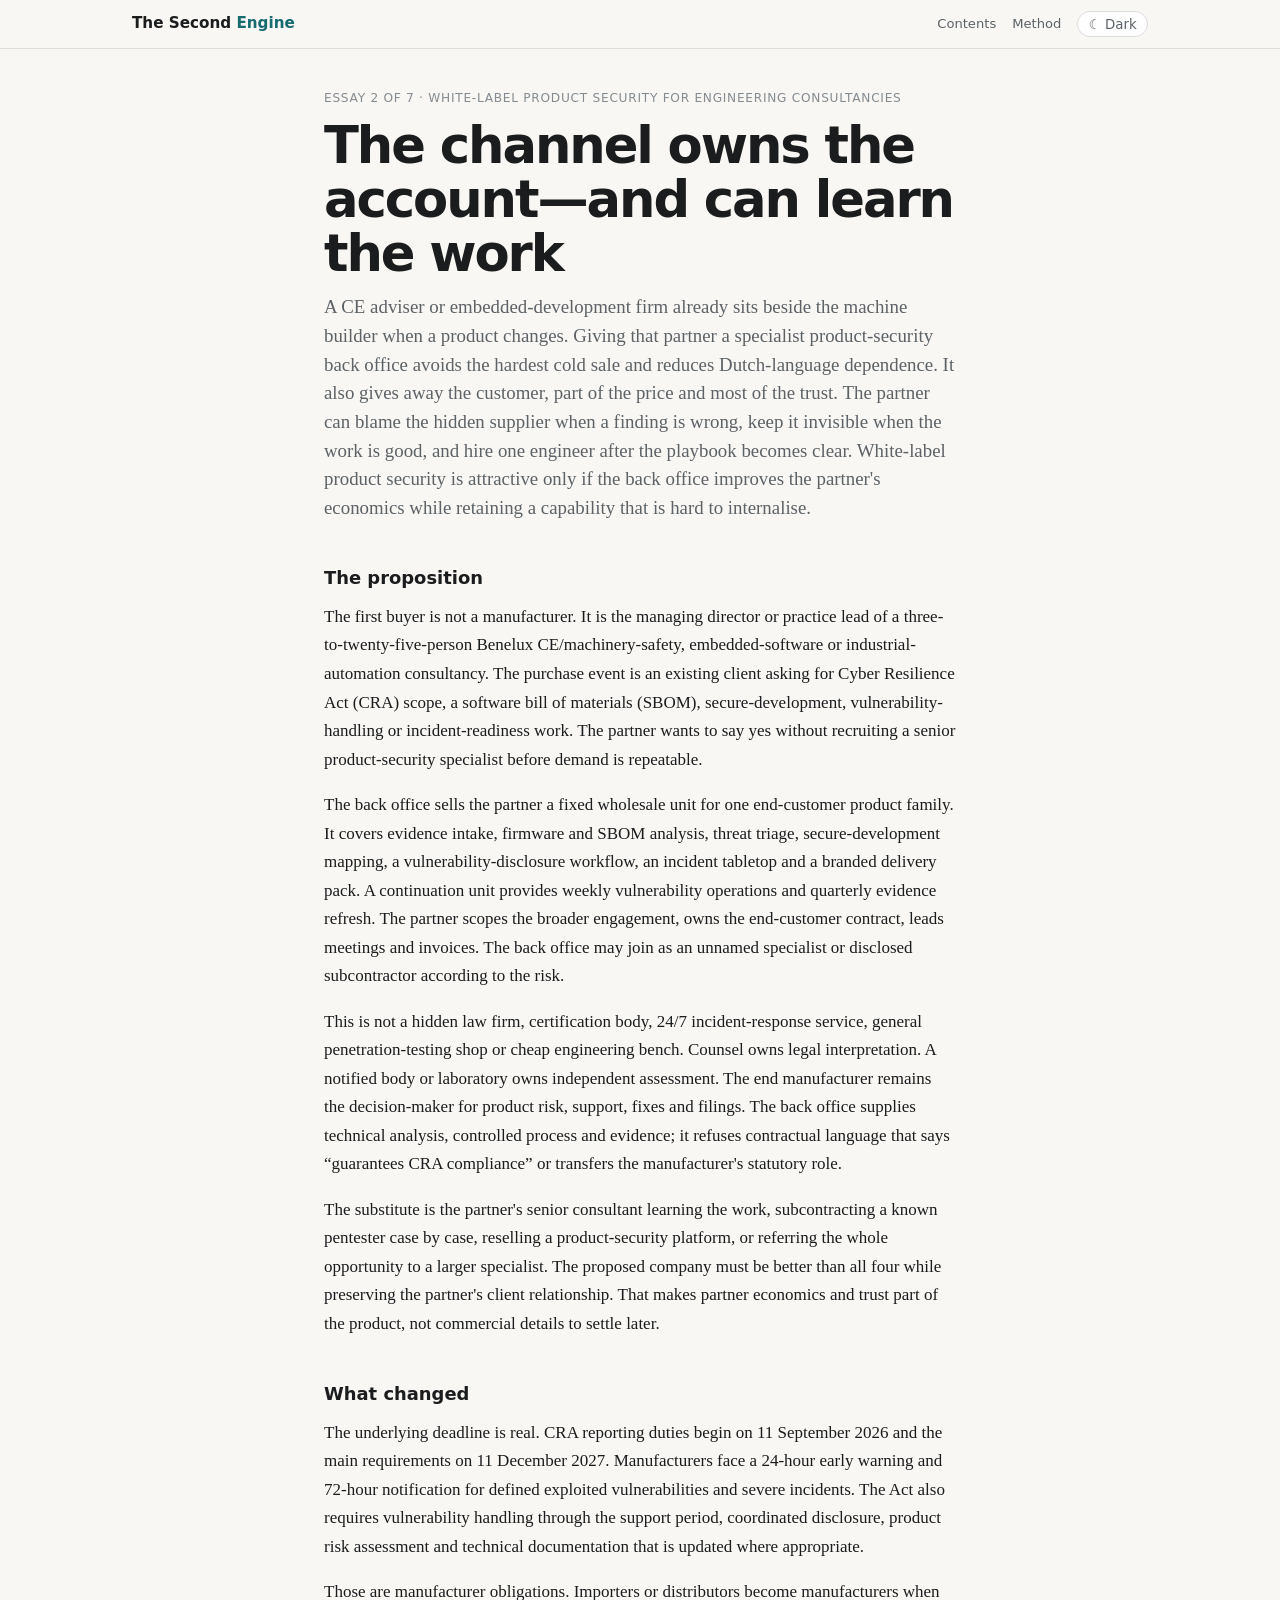
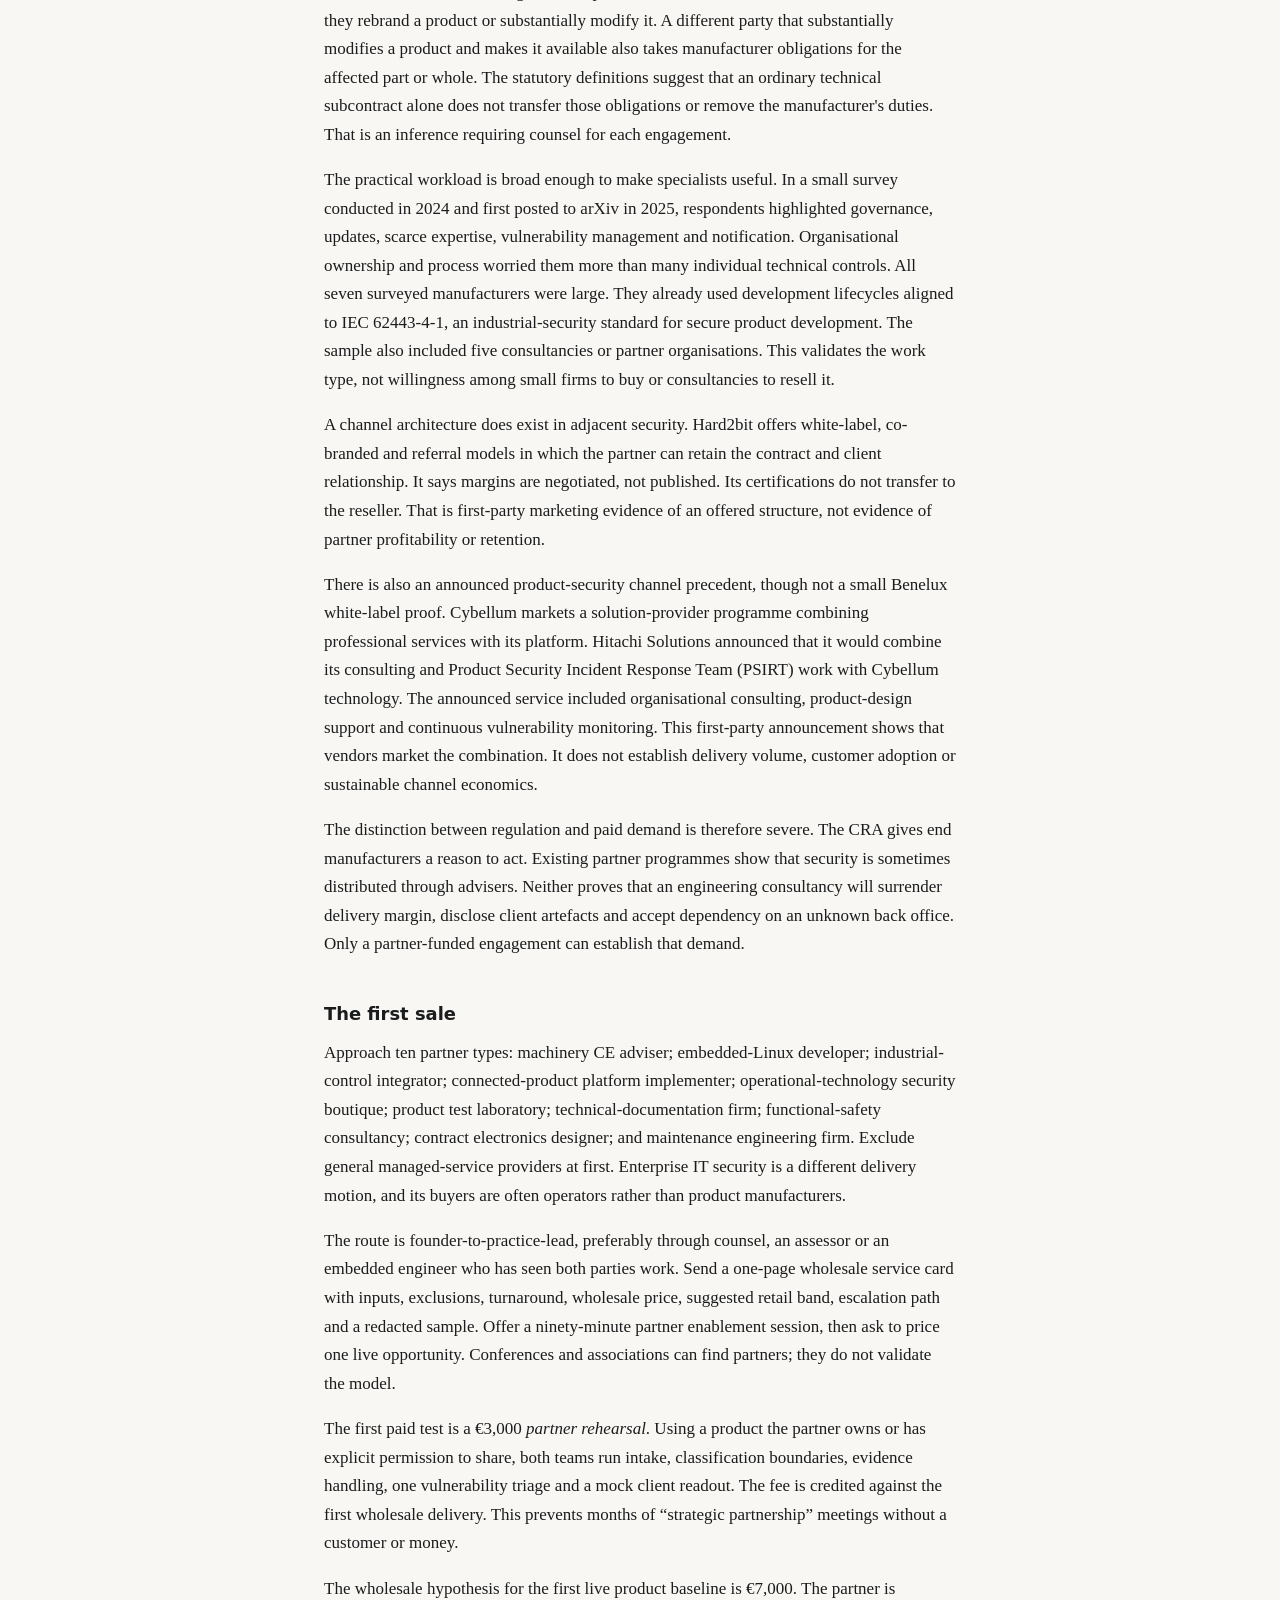
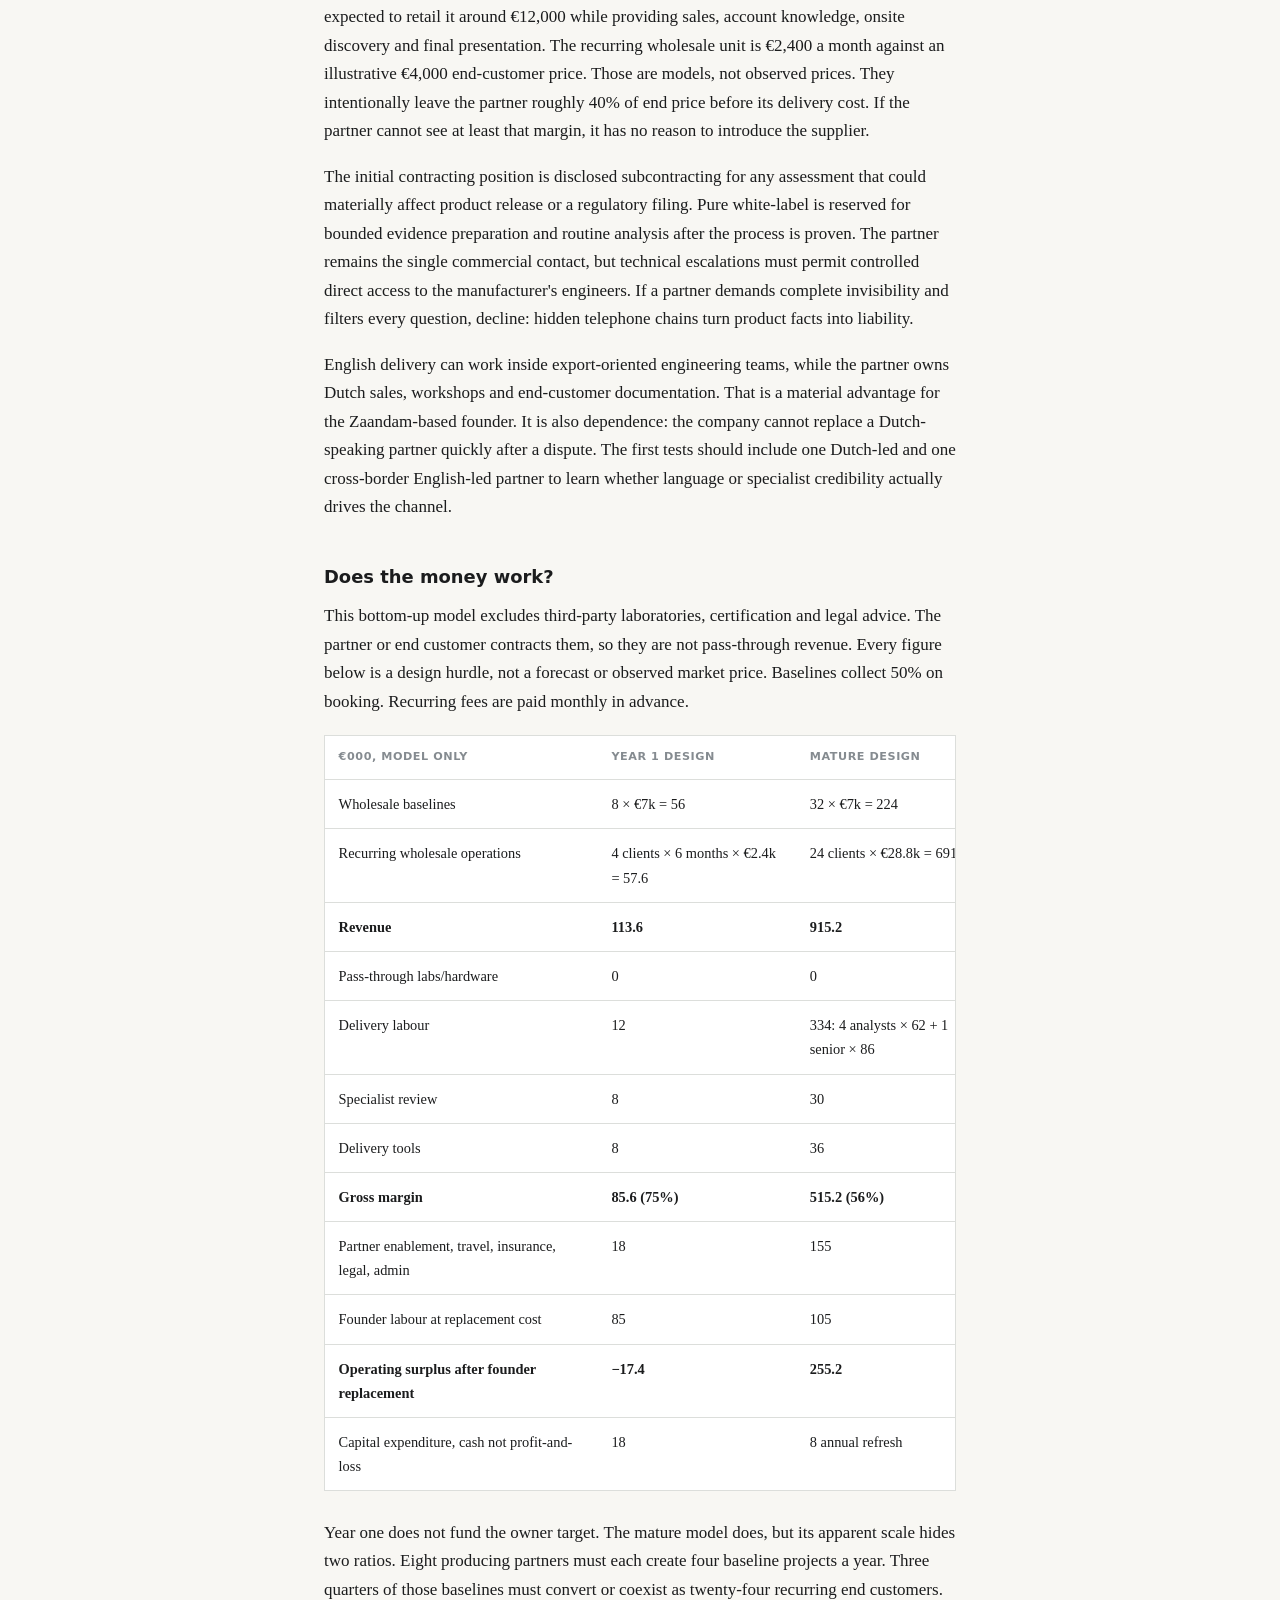
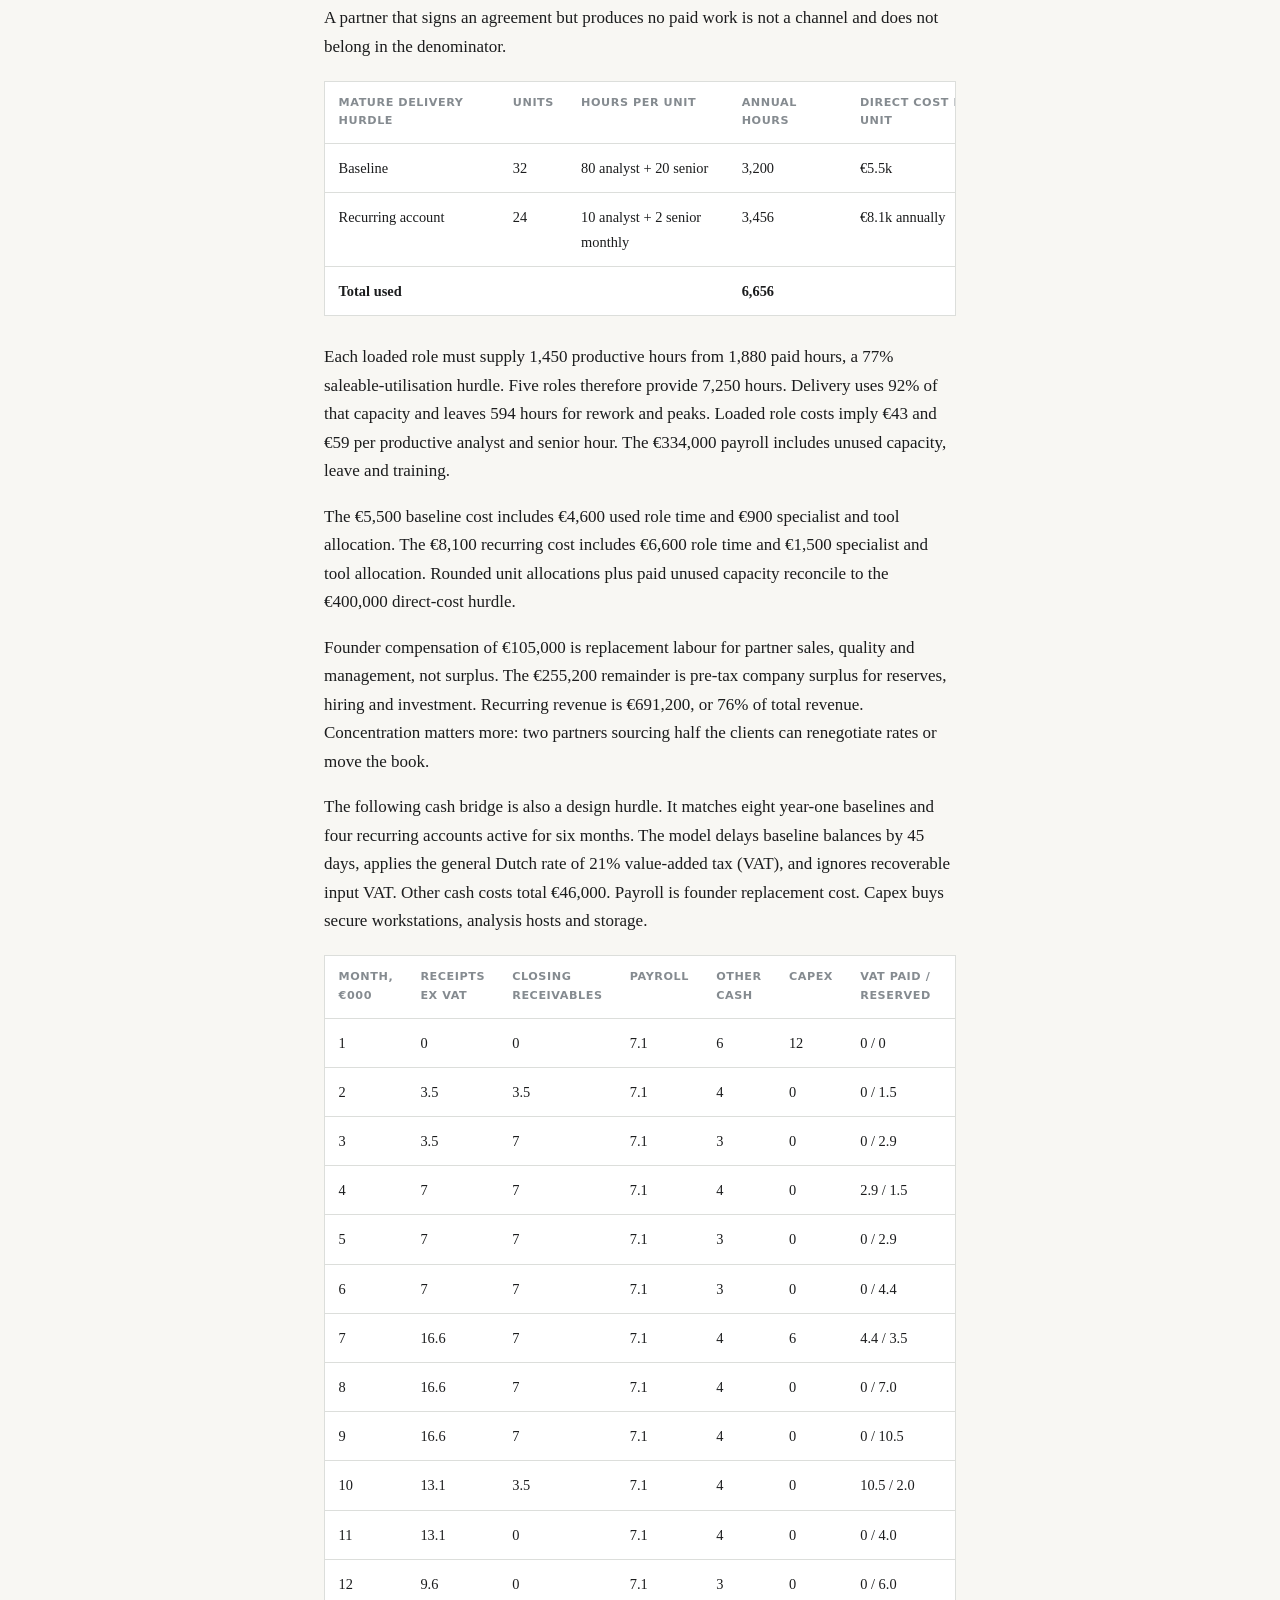
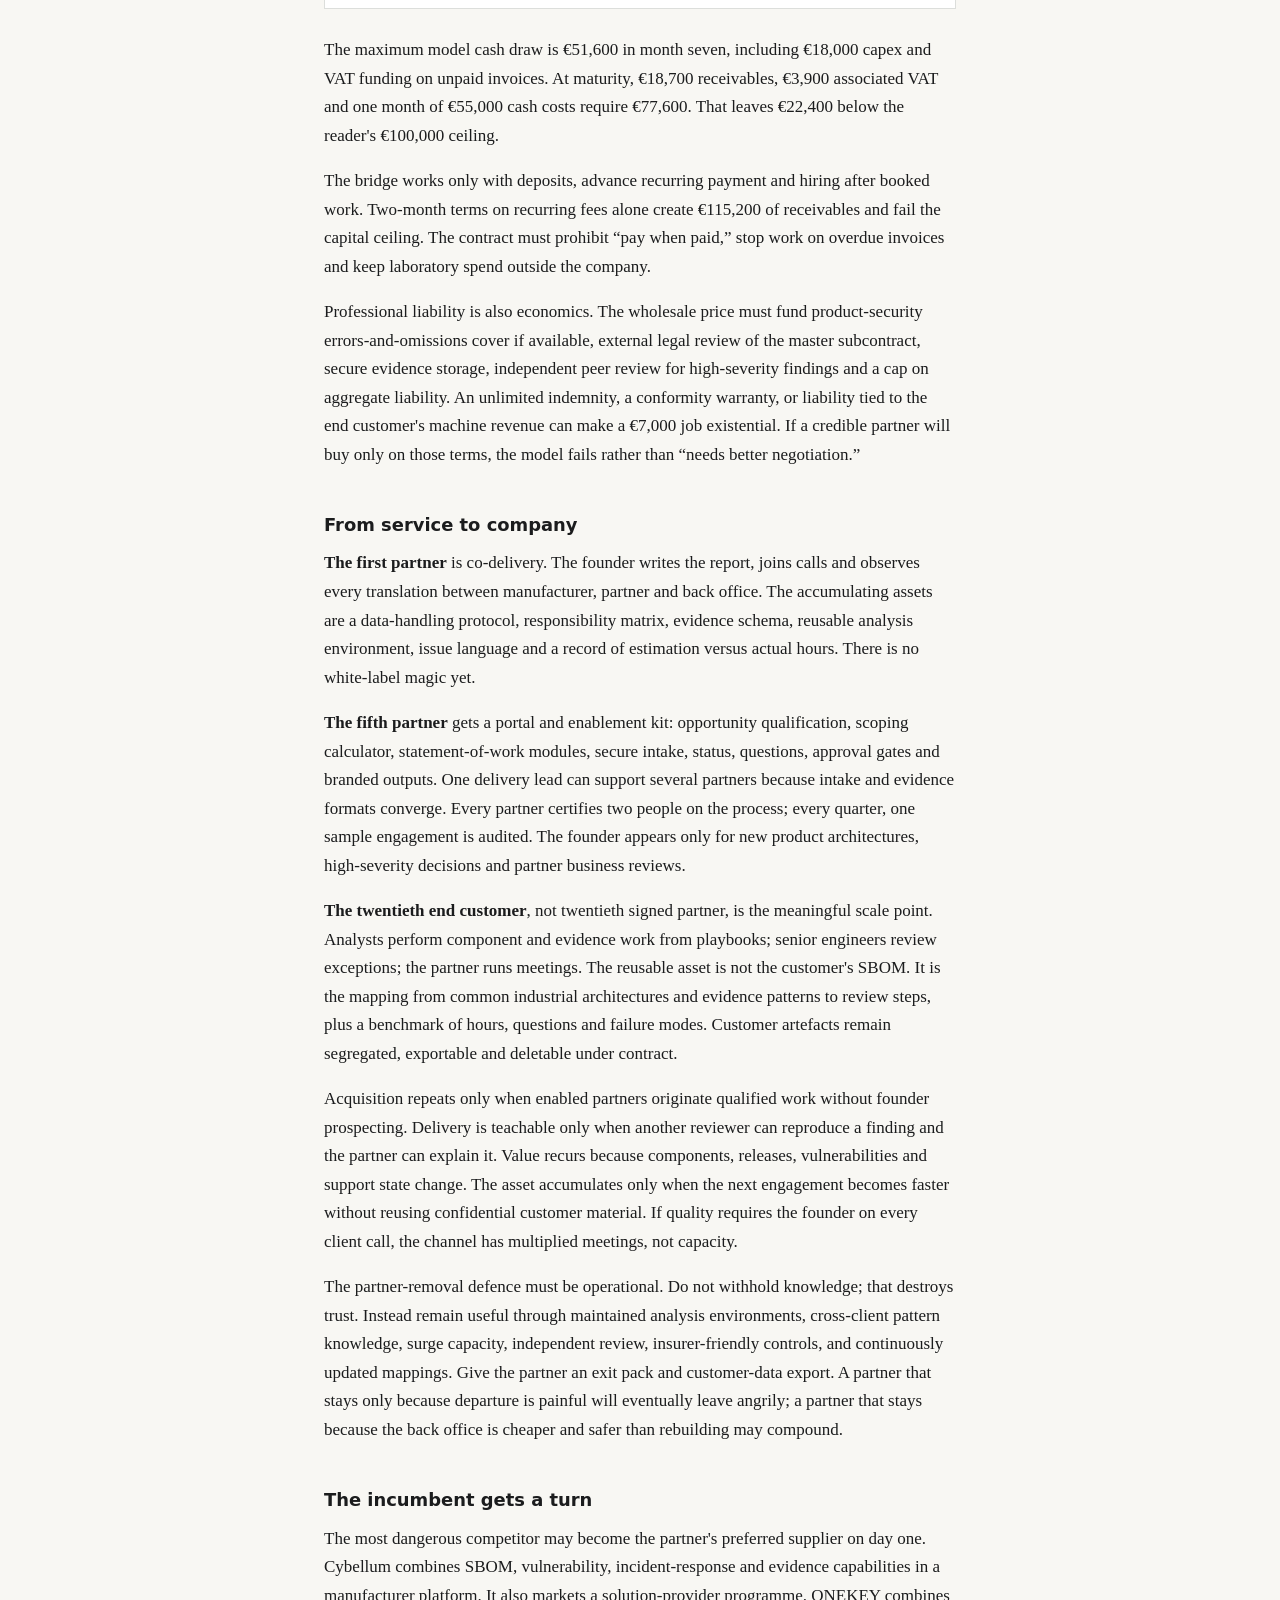
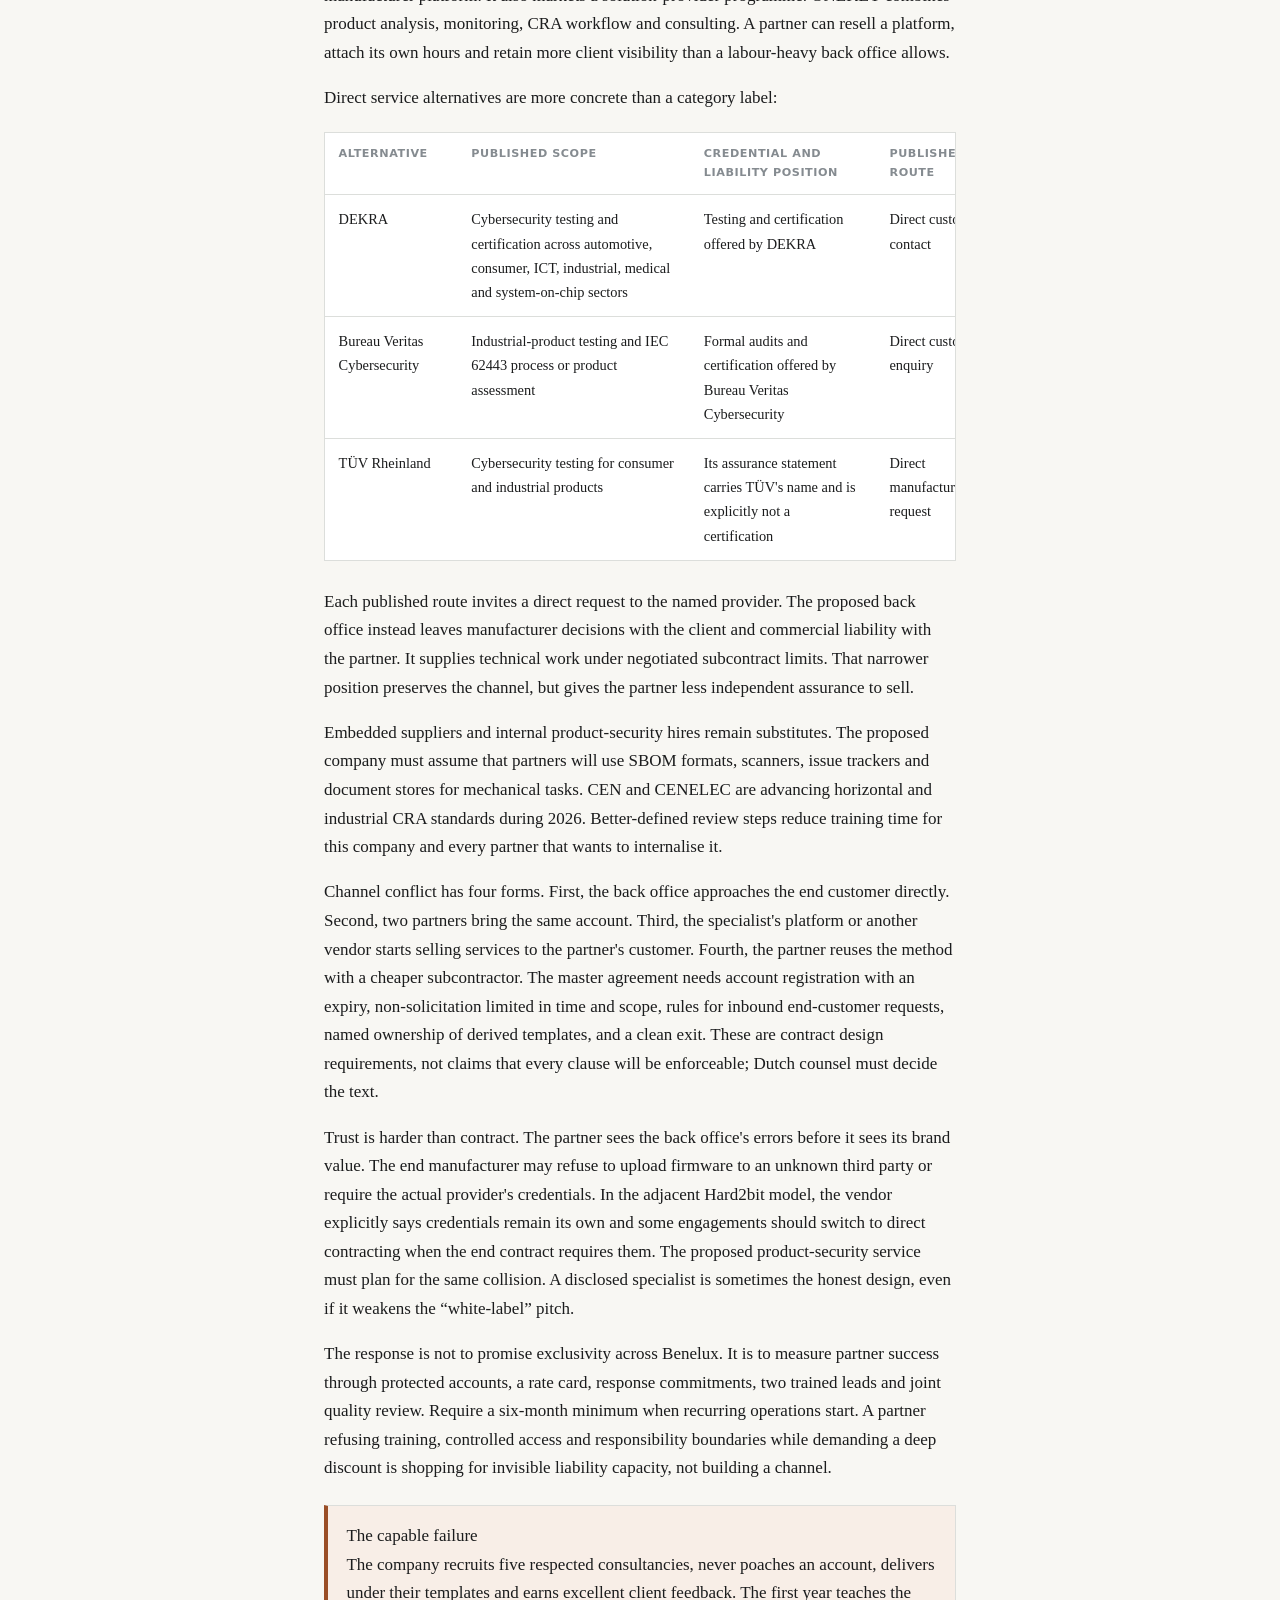
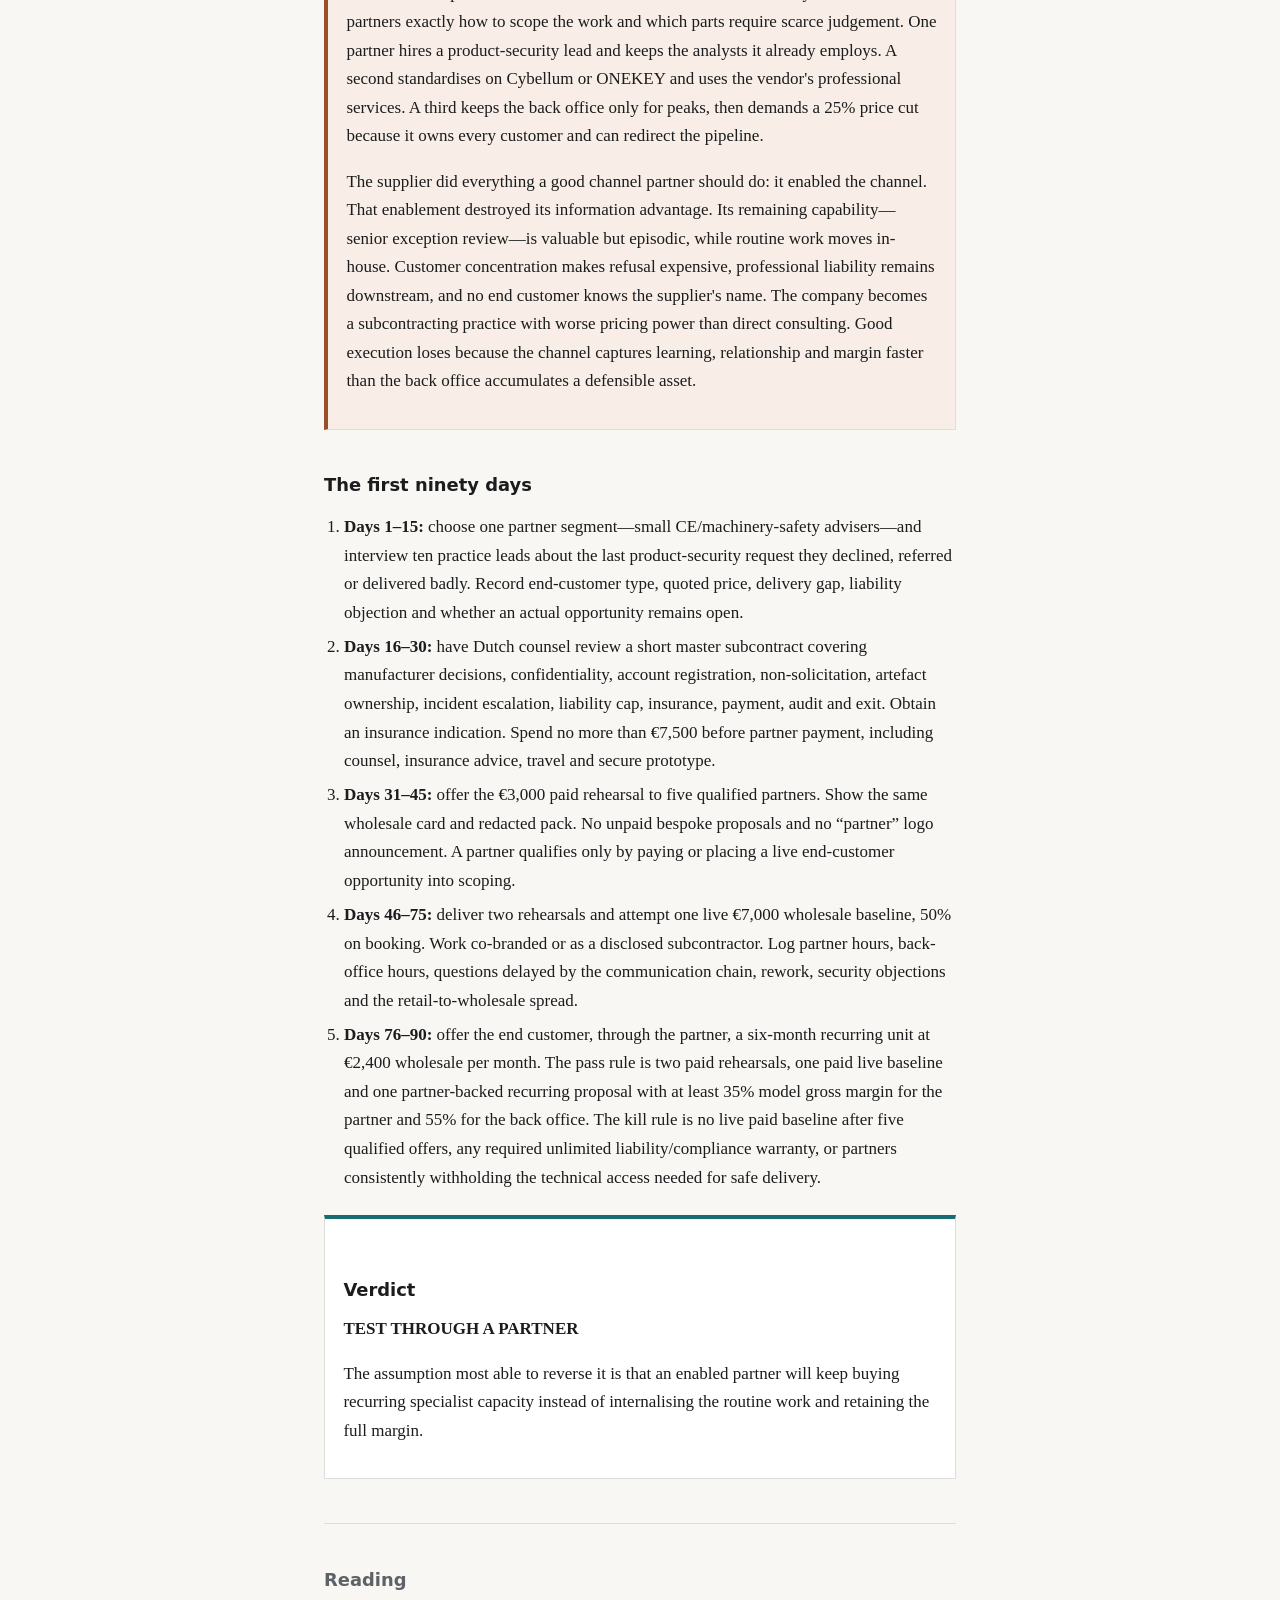
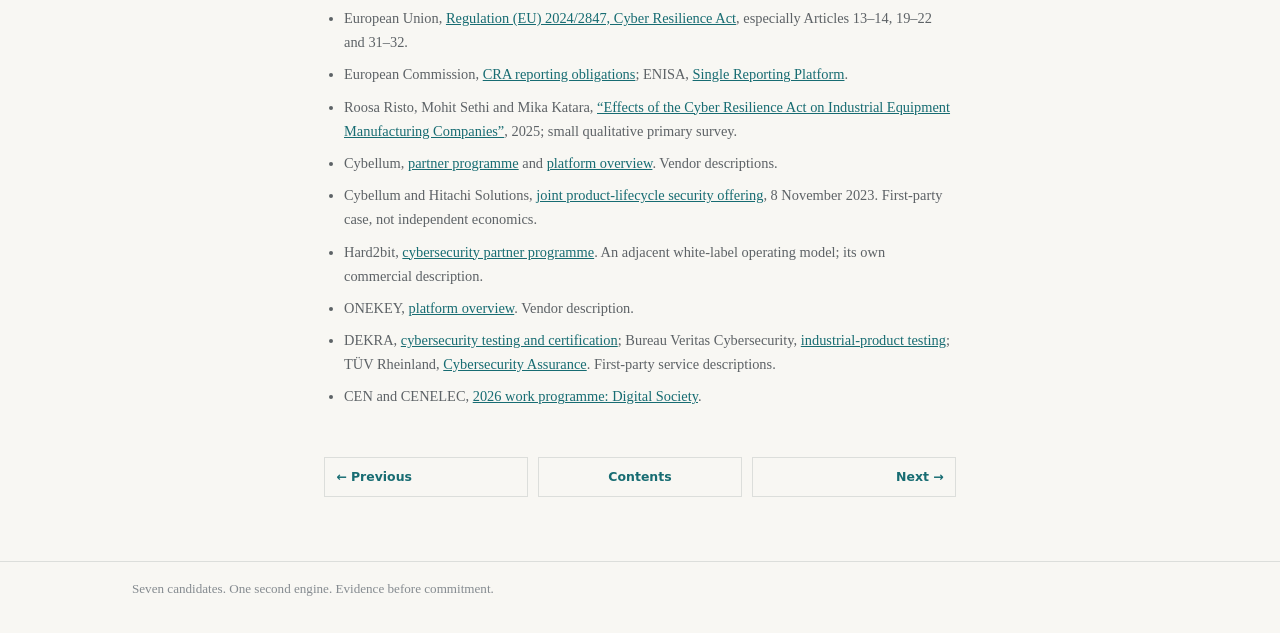
<file: chapters/02-white-label-product-security.html>
<!DOCTYPE html>
<html lang="en">
<head>
<meta charset="utf-8">
<meta name="viewport" content="width=device-width, initial-scale=1">
<title>The channel owns the account—and can learn the work — The Second Engine</title>
<meta name="description" content="A test of a white-label product-security back office sold through engineering and CE consultancies, including channel conflict, liability and partner capture.">
<link rel="stylesheet" href="../static/style.css">
<script src="../static/theme.js"></script>
</head>
<body>
<header class="site-header">
  <div class="wrap">
    <a class="brand" href="../index.html">The Second <span>Engine</span></a>
    <nav class="site-nav">
      <a href="../index.html">Contents</a>
      <a href="../about.html">Method</a>
      <button class="theme-toggle" type="button">☾ Dark</button>
    </nav>
  </div>
</header>
<main class="wrap">
<p class="kicker">Essay 2 of 7 · White-label Product Security for Engineering Consultancies</p>
<h1>The channel owns the account—and can learn the work</h1>
<p class="lede">A CE adviser or embedded-development firm already sits beside the machine builder when a product changes. Giving that partner a specialist product-security back office avoids the hardest cold sale and reduces Dutch-language dependence. It also gives away the customer, part of the price and most of the trust. The partner can blame the hidden supplier when a finding is wrong, keep it invisible when the work is good, and hire one engineer after the playbook becomes clear. White-label product security is attractive only if the back office improves the partner's economics while retaining a capability that is hard to internalise.</p>

<section class="proposition">
<h2>The proposition</h2>
<p>The first buyer is not a manufacturer. It is the managing director or practice lead of a three-to-twenty-five-person Benelux CE/machinery-safety, embedded-software or industrial-automation consultancy. The purchase event is an existing client asking for Cyber Resilience Act (CRA) scope, a software bill of materials (SBOM), secure-development, vulnerability-handling or incident-readiness work. The partner wants to say yes without recruiting a senior product-security specialist before demand is repeatable.</p>
<p>The back office sells the partner a fixed wholesale unit for one end-customer product family. It covers evidence intake, firmware and SBOM analysis, threat triage, secure-development mapping, a vulnerability-disclosure workflow, an incident tabletop and a branded delivery pack. A continuation unit provides weekly vulnerability operations and quarterly evidence refresh. The partner scopes the broader engagement, owns the end-customer contract, leads meetings and invoices. The back office may join as an unnamed specialist or disclosed subcontractor according to the risk.</p>
<p>This is not a hidden law firm, certification body, 24/7 incident-response service, general penetration-testing shop or cheap engineering bench. Counsel owns legal interpretation. A notified body or laboratory owns independent assessment. The end manufacturer remains the decision-maker for product risk, support, fixes and filings. The back office supplies technical analysis, controlled process and evidence; it refuses contractual language that says “guarantees CRA compliance” or transfers the manufacturer's statutory role.</p>
<p>The substitute is the partner's senior consultant learning the work, subcontracting a known pentester case by case, reselling a product-security platform, or referring the whole opportunity to a larger specialist. The proposed company must be better than all four while preserving the partner's client relationship. That makes partner economics and trust part of the product, not commercial details to settle later.</p>
</section>

<section class="changed">
<h2>What changed</h2>
<p>The underlying deadline is real. CRA reporting duties begin on 11 September 2026 and the main requirements on 11 December 2027. Manufacturers face a 24-hour early warning and 72-hour notification for defined exploited vulnerabilities and severe incidents. <!-- CHECK: 02-cra-dates --> The Act also requires vulnerability handling through the support period, coordinated disclosure, product risk assessment and technical documentation that is updated where appropriate. <!-- CHECK: 02-cra-work --></p>
<p>Those are manufacturer obligations. Importers or distributors become manufacturers when they rebrand a product or substantially modify it. A different party that substantially modifies a product and makes it available also takes manufacturer obligations for the affected part or whole. <!-- CHECK: 02-cra-roles --> The statutory definitions suggest that an ordinary technical subcontract alone does not transfer those obligations or remove the manufacturer's duties. That is an inference requiring counsel for each engagement. <!-- CHECK: 02-subcontract-role --></p>
<p>The practical workload is broad enough to make specialists useful. In a small survey conducted in 2024 and first posted to arXiv in 2025, respondents highlighted governance, updates, scarce expertise, vulnerability management and notification. Organisational ownership and process worried them more than many individual technical controls. <!-- CHECK: 02-survey-pain --> All seven surveyed manufacturers were large. They already used development lifecycles aligned to IEC 62443-4-1, an industrial-security standard for secure product development. The sample also included five consultancies or partner organisations. <!-- CHECK: 02-survey-sample --> This validates the work type, not willingness among small firms to buy or consultancies to resell it.</p>
<p>A channel architecture does exist in adjacent security. Hard2bit offers white-label, co-branded and referral models in which the partner can retain the contract and client relationship. It says margins are negotiated, not published. <!-- CHECK: 02-hard2bit-model --> Its certifications do not transfer to the reseller. <!-- CHECK: 02-hard2bit-credentials --> That is first-party marketing evidence of an offered structure, not evidence of partner profitability or retention.</p>
<p>There is also an announced product-security channel precedent, though not a small Benelux white-label proof. Cybellum markets a solution-provider programme combining professional services with its platform. <!-- CHECK: 02-cybellum-partners --> Hitachi Solutions announced that it would combine its consulting and Product Security Incident Response Team (PSIRT) work with Cybellum technology. The announced service included organisational consulting, product-design support and continuous vulnerability monitoring. <!-- CHECK: 02-cybellum-channel --> This first-party announcement shows that vendors market the combination. It does not establish delivery volume, customer adoption or sustainable channel economics.</p>
<p>The distinction between regulation and paid demand is therefore severe. The CRA gives end manufacturers a reason to act. Existing partner programmes show that security is sometimes distributed through advisers. Neither proves that an engineering consultancy will surrender delivery margin, disclose client artefacts and accept dependency on an unknown back office. Only a partner-funded engagement can establish that demand.</p>
</section>

<section class="sale">
<h2>The first sale</h2>
<p>Approach ten partner types: machinery CE adviser; embedded-Linux developer; industrial-control integrator; connected-product platform implementer; operational-technology security boutique; product test laboratory; technical-documentation firm; functional-safety consultancy; contract electronics designer; and maintenance engineering firm. Exclude general managed-service providers at first. Enterprise IT security is a different delivery motion, and its buyers are often operators rather than product manufacturers.</p>
<p>The route is founder-to-practice-lead, preferably through counsel, an assessor or an embedded engineer who has seen both parties work. Send a one-page wholesale service card with inputs, exclusions, turnaround, wholesale price, suggested retail band, escalation path and a redacted sample. Offer a ninety-minute partner enablement session, then ask to price one live opportunity. Conferences and associations can find partners; they do not validate the model.</p>
<p>The first paid test is a €3,000 <em>partner rehearsal</em>. Using a product the partner owns or has explicit permission to share, both teams run intake, classification boundaries, evidence handling, one vulnerability triage and a mock client readout. The fee is credited against the first wholesale delivery. This prevents months of “strategic partnership” meetings without a customer or money.</p>
<p>The wholesale hypothesis for the first live product baseline is €7,000. The partner is expected to retail it around €12,000 while providing sales, account knowledge, onsite discovery and final presentation. The recurring wholesale unit is €2,400 a month against an illustrative €4,000 end-customer price. Those are models, not observed prices. They intentionally leave the partner roughly 40% of end price before its delivery cost. If the partner cannot see at least that margin, it has no reason to introduce the supplier.</p>
<p>The initial contracting position is disclosed subcontracting for any assessment that could materially affect product release or a regulatory filing. Pure white-label is reserved for bounded evidence preparation and routine analysis after the process is proven. The partner remains the single commercial contact, but technical escalations must permit controlled direct access to the manufacturer's engineers. If a partner demands complete invisibility and filters every question, decline: hidden telephone chains turn product facts into liability.</p>
<p>English delivery can work inside export-oriented engineering teams, while the partner owns Dutch sales, workshops and end-customer documentation. That is a material advantage for the Zaandam-based founder. It is also dependence: the company cannot replace a Dutch-speaking partner quickly after a dispute. The first tests should include one Dutch-led and one cross-border English-led partner to learn whether language or specialist credibility actually drives the channel.</p>
</section>

<section class="economics">
<h2>Does the money work?</h2>
<p>This bottom-up model excludes third-party laboratories, certification and legal advice. The partner or end customer contracts them, so they are not pass-through revenue. Every figure below is a design hurdle, not a forecast or observed market price. Baselines collect 50% on booking. Recurring fees are paid monthly in advance.</p>
<div class="ledger-wrap"><table class="ledger">
<thead><tr><th>€000, model only</th><th>Year 1 design</th><th>Mature design</th></tr></thead>
<tbody>
<tr><td>Wholesale baselines</td><td>8 × €7k = 56</td><td>32 × €7k = 224</td></tr>
<tr><td>Recurring wholesale operations</td><td>4 clients × 6 months × €2.4k = 57.6</td><td>24 clients × €28.8k = 691.2</td></tr>
<tr><td><strong>Revenue</strong></td><td><strong>113.6</strong></td><td><strong>915.2</strong></td></tr>
<tr><td>Pass-through labs/hardware</td><td>0</td><td>0</td></tr>
<tr><td>Delivery labour</td><td>12</td><td>334: 4 analysts × 62 + 1 senior × 86</td></tr>
<tr><td>Specialist review</td><td>8</td><td>30</td></tr>
<tr><td>Delivery tools</td><td>8</td><td>36</td></tr>
<tr><td><strong>Gross margin</strong></td><td><strong>85.6 (75%)</strong></td><td><strong>515.2 (56%)</strong></td></tr>
<tr><td>Partner enablement, travel, insurance, legal, admin</td><td>18</td><td>155</td></tr>
<tr><td>Founder labour at replacement cost</td><td>85</td><td>105</td></tr>
<tr><td><strong>Operating surplus after founder replacement</strong></td><td><strong>−17.4</strong></td><td><strong>255.2</strong></td></tr>
<tr><td>Capital expenditure, cash not profit-and-loss</td><td>18</td><td>8 annual refresh</td></tr>
</tbody></table></div>
<p>Year one does not fund the owner target. The mature model does, but its apparent scale hides two ratios. Eight producing partners must each create four baseline projects a year. Three quarters of those baselines must convert or coexist as twenty-four recurring end customers. A partner that signs an agreement but produces no paid work is not a channel and does not belong in the denominator.</p>
<div class="ledger-wrap"><table class="ledger">
<thead><tr><th>Mature delivery hurdle</th><th>Units</th><th>Hours per unit</th><th>Annual hours</th><th>Direct cost per unit</th></tr></thead>
<tbody>
<tr><td>Baseline</td><td>32</td><td>80 analyst + 20 senior</td><td>3,200</td><td>€5.5k</td></tr>
<tr><td>Recurring account</td><td>24</td><td>10 analyst + 2 senior monthly</td><td>3,456</td><td>€8.1k annually</td></tr>
<tr><td><strong>Total used</strong></td><td></td><td></td><td><strong>6,656</strong></td><td></td></tr>
</tbody></table></div>
<p>Each loaded role must supply 1,450 productive hours from 1,880 paid hours, a 77% saleable-utilisation hurdle. Five roles therefore provide 7,250 hours. Delivery uses 92% of that capacity and leaves 594 hours for rework and peaks. Loaded role costs imply €43 and €59 per productive analyst and senior hour. The €334,000 payroll includes unused capacity, leave and training.</p>
<p>The €5,500 baseline cost includes €4,600 used role time and €900 specialist and tool allocation. The €8,100 recurring cost includes €6,600 role time and €1,500 specialist and tool allocation. Rounded unit allocations plus paid unused capacity reconcile to the €400,000 direct-cost hurdle.</p>
<p>Founder compensation of €105,000 is replacement labour for partner sales, quality and management, not surplus. The €255,200 remainder is pre-tax company surplus for reserves, hiring and investment. Recurring revenue is €691,200, or 76% of total revenue. Concentration matters more: two partners sourcing half the clients can renegotiate rates or move the book.</p>
<p>The following cash bridge is also a design hurdle. It matches eight year-one baselines and four recurring accounts active for six months. The model delays baseline balances by 45 days, applies the general Dutch rate of 21% value-added tax (VAT), <!-- CHECK: 02-vat-rate --> and ignores recoverable input VAT. Other cash costs total €46,000. Payroll is founder replacement cost. Capex buys secure workstations, analysis hosts and storage.</p>
<div class="ledger-wrap"><table class="ledger">
<thead><tr><th>Month, €000</th><th>Receipts ex VAT</th><th>Closing receivables</th><th>Payroll</th><th>Other cash</th><th>Capex</th><th>VAT paid / reserved</th><th>Capital used</th></tr></thead>
<tbody>
<tr><td>1</td><td>0</td><td>0</td><td>7.1</td><td>6</td><td>12</td><td>0 / 0</td><td>25.1</td></tr>
<tr><td>2</td><td>3.5</td><td>3.5</td><td>7.1</td><td>4</td><td>0</td><td>0 / 1.5</td><td>33.4</td></tr>
<tr><td>3</td><td>3.5</td><td>7</td><td>7.1</td><td>3</td><td>0</td><td>0 / 2.9</td><td>40.8</td></tr>
<tr><td>4</td><td>7</td><td>7</td><td>7.1</td><td>4</td><td>0</td><td>2.9 / 1.5</td><td>44.9</td></tr>
<tr><td>5</td><td>7</td><td>7</td><td>7.1</td><td>3</td><td>0</td><td>0 / 2.9</td><td>48.0</td></tr>
<tr><td>6</td><td>7</td><td>7</td><td>7.1</td><td>3</td><td>0</td><td>0 / 4.4</td><td>51.1</td></tr>
<tr><td>7</td><td>16.6</td><td>7</td><td>7.1</td><td>4</td><td>6</td><td>4.4 / 3.5</td><td><strong>51.6</strong></td></tr>
<tr><td>8</td><td>16.6</td><td>7</td><td>7.1</td><td>4</td><td>0</td><td>0 / 7.0</td><td>46.1</td></tr>
<tr><td>9</td><td>16.6</td><td>7</td><td>7.1</td><td>4</td><td>0</td><td>0 / 10.5</td><td>40.6</td></tr>
<tr><td>10</td><td>13.1</td><td>3.5</td><td>7.1</td><td>4</td><td>0</td><td>10.5 / 2.0</td><td>37.8</td></tr>
<tr><td>11</td><td>13.1</td><td>0</td><td>7.1</td><td>4</td><td>0</td><td>0 / 4.0</td><td>35.1</td></tr>
<tr><td>12</td><td>9.6</td><td>0</td><td>7.1</td><td>3</td><td>0</td><td>0 / 6.0</td><td>35.6</td></tr>
</tbody></table></div>
<p>The maximum model cash draw is €51,600 in month seven, including €18,000 capex and VAT funding on unpaid invoices. At maturity, €18,700 receivables, €3,900 associated VAT and one month of €55,000 cash costs require €77,600. That leaves €22,400 below the reader's €100,000 ceiling.</p>
<p>The bridge works only with deposits, advance recurring payment and hiring after booked work. Two-month terms on recurring fees alone create €115,200 of receivables and fail the capital ceiling. The contract must prohibit “pay when paid,” stop work on overdue invoices and keep laboratory spend outside the company.</p>
<p>Professional liability is also economics. The wholesale price must fund product-security errors-and-omissions cover if available, external legal review of the master subcontract, secure evidence storage, independent peer review for high-severity findings and a cap on aggregate liability. An unlimited indemnity, a conformity warranty, or liability tied to the end customer's machine revenue can make a €7,000 job existential. If a credible partner will buy only on those terms, the model fails rather than “needs better negotiation.”</p>
</section>

<section class="scale">
<h2>From service to company</h2>
<p><strong>The first partner</strong> is co-delivery. The founder writes the report, joins calls and observes every translation between manufacturer, partner and back office. The accumulating assets are a data-handling protocol, responsibility matrix, evidence schema, reusable analysis environment, issue language and a record of estimation versus actual hours. There is no white-label magic yet.</p>
<p><strong>The fifth partner</strong> gets a portal and enablement kit: opportunity qualification, scoping calculator, statement-of-work modules, secure intake, status, questions, approval gates and branded outputs. One delivery lead can support several partners because intake and evidence formats converge. Every partner certifies two people on the process; every quarter, one sample engagement is audited. The founder appears only for new product architectures, high-severity decisions and partner business reviews.</p>
<p><strong>The twentieth end customer</strong>, not twentieth signed partner, is the meaningful scale point. Analysts perform component and evidence work from playbooks; senior engineers review exceptions; the partner runs meetings. The reusable asset is not the customer's SBOM. It is the mapping from common industrial architectures and evidence patterns to review steps, plus a benchmark of hours, questions and failure modes. Customer artefacts remain segregated, exportable and deletable under contract.</p>
<p>Acquisition repeats only when enabled partners originate qualified work without founder prospecting. Delivery is teachable only when another reviewer can reproduce a finding and the partner can explain it. Value recurs because components, releases, vulnerabilities and support state change. The asset accumulates only when the next engagement becomes faster without reusing confidential customer material. If quality requires the founder on every client call, the channel has multiplied meetings, not capacity.</p>
<p>The partner-removal defence must be operational. Do not withhold knowledge; that destroys trust. Instead remain useful through maintained analysis environments, cross-client pattern knowledge, surge capacity, independent review, insurer-friendly controls, and continuously updated mappings. Give the partner an exit pack and customer-data export. A partner that stays only because departure is painful will eventually leave angrily; a partner that stays because the back office is cheaper and safer than rebuilding may compound.</p>
</section>

<section class="competition">
<h2>The incumbent gets a turn</h2>
<p>The most dangerous competitor may become the partner's preferred supplier on day one. Cybellum combines SBOM, vulnerability, incident-response and evidence capabilities in a manufacturer platform. <!-- CHECK: 02-cybellum-platform --> It also markets a solution-provider programme. <!-- CHECK: 02-cybellum-partners --> ONEKEY combines product analysis, monitoring, CRA workflow and consulting. <!-- CHECK: 02-onekey --> A partner can resell a platform, attach its own hours and retain more client visibility than a labour-heavy back office allows.</p>
<p>Direct service alternatives are more concrete than a category label:</p>
<div class="ledger-wrap"><table class="ledger">
<thead><tr><th>Alternative</th><th>Published scope</th><th>Credential and liability position</th><th>Published route</th></tr></thead>
<tbody>
<tr><td>DEKRA</td><td>Cybersecurity testing and certification across automotive, consumer, ICT, industrial, medical and system-on-chip sectors</td><td>Testing and certification offered by DEKRA</td><td>Direct customer contact</td></tr><!-- CHECK: 02-dekra -->
<tr><td>Bureau Veritas Cybersecurity</td><td>Industrial-product testing and IEC 62443 process or product assessment</td><td>Formal audits and certification offered by Bureau Veritas Cybersecurity</td><td>Direct customer enquiry</td></tr><!-- CHECK: 02-bv-security -->
<tr><td>TÜV Rheinland</td><td>Cybersecurity testing for consumer and industrial products</td><td>Its assurance statement carries TÜV's name and is explicitly not a certification</td><td>Direct manufacturer request</td></tr><!-- CHECK: 02-tuv -->
</tbody></table></div>
<p>Each published route invites a direct request to the named provider. <!-- CHECK: 02-dekra --><!-- CHECK: 02-bv-security --><!-- CHECK: 02-tuv --> The proposed back office instead leaves manufacturer decisions with the client and commercial liability with the partner. It supplies technical work under negotiated subcontract limits. That narrower position preserves the channel, but gives the partner less independent assurance to sell.</p>
<p>Embedded suppliers and internal product-security hires remain substitutes. The proposed company must assume that partners will use SBOM formats, scanners, issue trackers and document stores for mechanical tasks. CEN and CENELEC are advancing horizontal and industrial CRA standards during 2026. <!-- CHECK: 02-standards --> Better-defined review steps reduce training time for this company and every partner that wants to internalise it.</p>
<p>Channel conflict has four forms. First, the back office approaches the end customer directly. Second, two partners bring the same account. Third, the specialist's platform or another vendor starts selling services to the partner's customer. Fourth, the partner reuses the method with a cheaper subcontractor. The master agreement needs account registration with an expiry, non-solicitation limited in time and scope, rules for inbound end-customer requests, named ownership of derived templates, and a clean exit. These are contract design requirements, not claims that every clause will be enforceable; Dutch counsel must decide the text.</p>
<p>Trust is harder than contract. The partner sees the back office's errors before it sees its brand value. The end manufacturer may refuse to upload firmware to an unknown third party or require the actual provider's credentials. In the adjacent Hard2bit model, the vendor explicitly says credentials remain its own and some engagements should switch to direct contracting when the end contract requires them. <!-- CHECK: 02-hard2bit-credentials --> The proposed product-security service must plan for the same collision. A disclosed specialist is sometimes the honest design, even if it weakens the “white-label” pitch.</p>
<p>The response is not to promise exclusivity across Benelux. It is to measure partner success through protected accounts, a rate card, response commitments, two trained leads and joint quality review. Require a six-month minimum when recurring operations start. A partner refusing training, controlled access and responsibility boundaries while demanding a deep discount is shopping for invisible liability capacity, not building a channel.</p>
</section>

<div class="counter">
<div class="case-head"><span class="who">The capable failure</span></div>
<p>The company recruits five respected consultancies, never poaches an account, delivers under their templates and earns excellent client feedback. The first year teaches the partners exactly how to scope the work and which parts require scarce judgement. One partner hires a product-security lead and keeps the analysts it already employs. A second standardises on Cybellum or ONEKEY and uses the vendor's professional services. <!-- CHECK: 02-cybellum-platform --><!-- CHECK: 02-onekey --> A third keeps the back office only for peaks, then demands a 25% price cut because it owns every customer and can redirect the pipeline.</p>
<p>The supplier did everything a good channel partner should do: it enabled the channel. That enablement destroyed its information advantage. Its remaining capability—senior exception review—is valuable but episodic, while routine work moves in-house. Customer concentration makes refusal expensive, professional liability remains downstream, and no end customer knows the supplier's name. The company becomes a subcontracting practice with worse pricing power than direct consulting. Good execution loses because the channel captures learning, relationship and margin faster than the back office accumulates a defensible asset.</p>
</div>

<section class="monday">
<h2>The first ninety days</h2>
<ol>
<li><strong>Days 1–15:</strong> choose one partner segment—small CE/machinery-safety advisers—and interview ten practice leads about the last product-security request they declined, referred or delivered badly. Record end-customer type, quoted price, delivery gap, liability objection and whether an actual opportunity remains open.</li>
<li><strong>Days 16–30:</strong> have Dutch counsel review a short master subcontract covering manufacturer decisions, confidentiality, account registration, non-solicitation, artefact ownership, incident escalation, liability cap, insurance, payment, audit and exit. Obtain an insurance indication. Spend no more than €7,500 before partner payment, including counsel, insurance advice, travel and secure prototype.</li>
<li><strong>Days 31–45:</strong> offer the €3,000 paid rehearsal to five qualified partners. Show the same wholesale card and redacted pack. No unpaid bespoke proposals and no “partner” logo announcement. A partner qualifies only by paying or placing a live end-customer opportunity into scoping.</li>
<li><strong>Days 46–75:</strong> deliver two rehearsals and attempt one live €7,000 wholesale baseline, 50% on booking. Work co-branded or as a disclosed subcontractor. Log partner hours, back-office hours, questions delayed by the communication chain, rework, security objections and the retail-to-wholesale spread.</li>
<li><strong>Days 76–90:</strong> offer the end customer, through the partner, a six-month recurring unit at €2,400 wholesale per month. The pass rule is two paid rehearsals, one paid live baseline and one partner-backed recurring proposal with at least 35% model gross margin for the partner and 55% for the back office. The kill rule is no live paid baseline after five qualified offers, any required unlimited liability/compliance warranty, or partners consistently withholding the technical access needed for safe delivery.</li>
</ol>
</section>

<div class="verdict-box">
<h2>Verdict</h2>
<p class="verdict"><strong>TEST THROUGH A PARTNER</strong></p>
<p>The assumption most able to reverse it is that an enabled partner will keep buying recurring specialist capacity instead of internalising the routine work and retaining the full margin.</p>
</div>

<div class="reading">
<h2>Reading</h2>
<ul>
<li>European Union, <a href="https://eur-lex.europa.eu/eli/reg/2024/2847/oj/eng">Regulation (EU) 2024/2847, Cyber Resilience Act</a>, especially Articles 13–14, 19–22 and 31–32.</li>
<li>European Commission, <a href="https://digital-strategy.ec.europa.eu/en/policies/cra-reporting">CRA reporting obligations</a>; ENISA, <a href="https://www.enisa.europa.eu/topics/product-security/single-reporting-platform-srp">Single Reporting Platform</a>.</li>
<li>Roosa Risto, Mohit Sethi and Mika Katara, <a href="https://arxiv.org/html/2505.14325v2">“Effects of the Cyber Resilience Act on Industrial Equipment Manufacturing Companies”</a>, 2025; small qualitative primary survey.</li>
<li>Cybellum, <a href="https://cybellum.com/partners/">partner programme</a> and <a href="https://cybellum.com/platform/">platform overview</a>. Vendor descriptions.</li>
<li>Cybellum and Hitachi Solutions, <a href="https://cybellum.com/blog/hitachi-solutions-and-cybellum-to-provide-plm-security-solutions-in-japan/">joint product-lifecycle security offering</a>, 8 November 2023. First-party case, not independent economics.</li>
<li>Hard2bit, <a href="https://hard2bit.com/en/partners/">cybersecurity partner programme</a>. An adjacent white-label operating model; its own commercial description.</li>
<li>ONEKEY, <a href="https://www.onekey.com/platform-overview">platform overview</a>. Vendor description.</li>
<li>DEKRA, <a href="https://www.dekra.com/en/cybersecurity-services/">cybersecurity testing and certification</a>; Bureau Veritas Cybersecurity, <a href="https://cybersecurity.bureauveritas.com/services/iot/industrial">industrial-product testing</a>; TÜV Rheinland, <a href="https://go.tuv.com/cybersecurity-assurance-from-tuv-rheinland?cpid=US21_I07_CYBER_WS_03">Cybersecurity Assurance</a>. First-party service descriptions.</li>
<li>CEN and CENELEC, <a href="https://wp2026.cencenelec.eu/sectors-list/digital-society/">2026 work programme: Digital Society</a>.</li>
</ul>
</div>

<nav class="chapter-nav" aria-label="Essay navigation">
  <a href="07-eudi-wallet-acceptance.html">← Previous</a>
  <a href="../index.html">Contents</a>
  <a href="03-machine-vision-food.html">Next →</a>
</nav>
</main>
<footer class="site-footer"><div class="wrap"><p>Seven candidates. One second engine. Evidence before commitment.</p></div></footer>
</body>
</html>
</file>
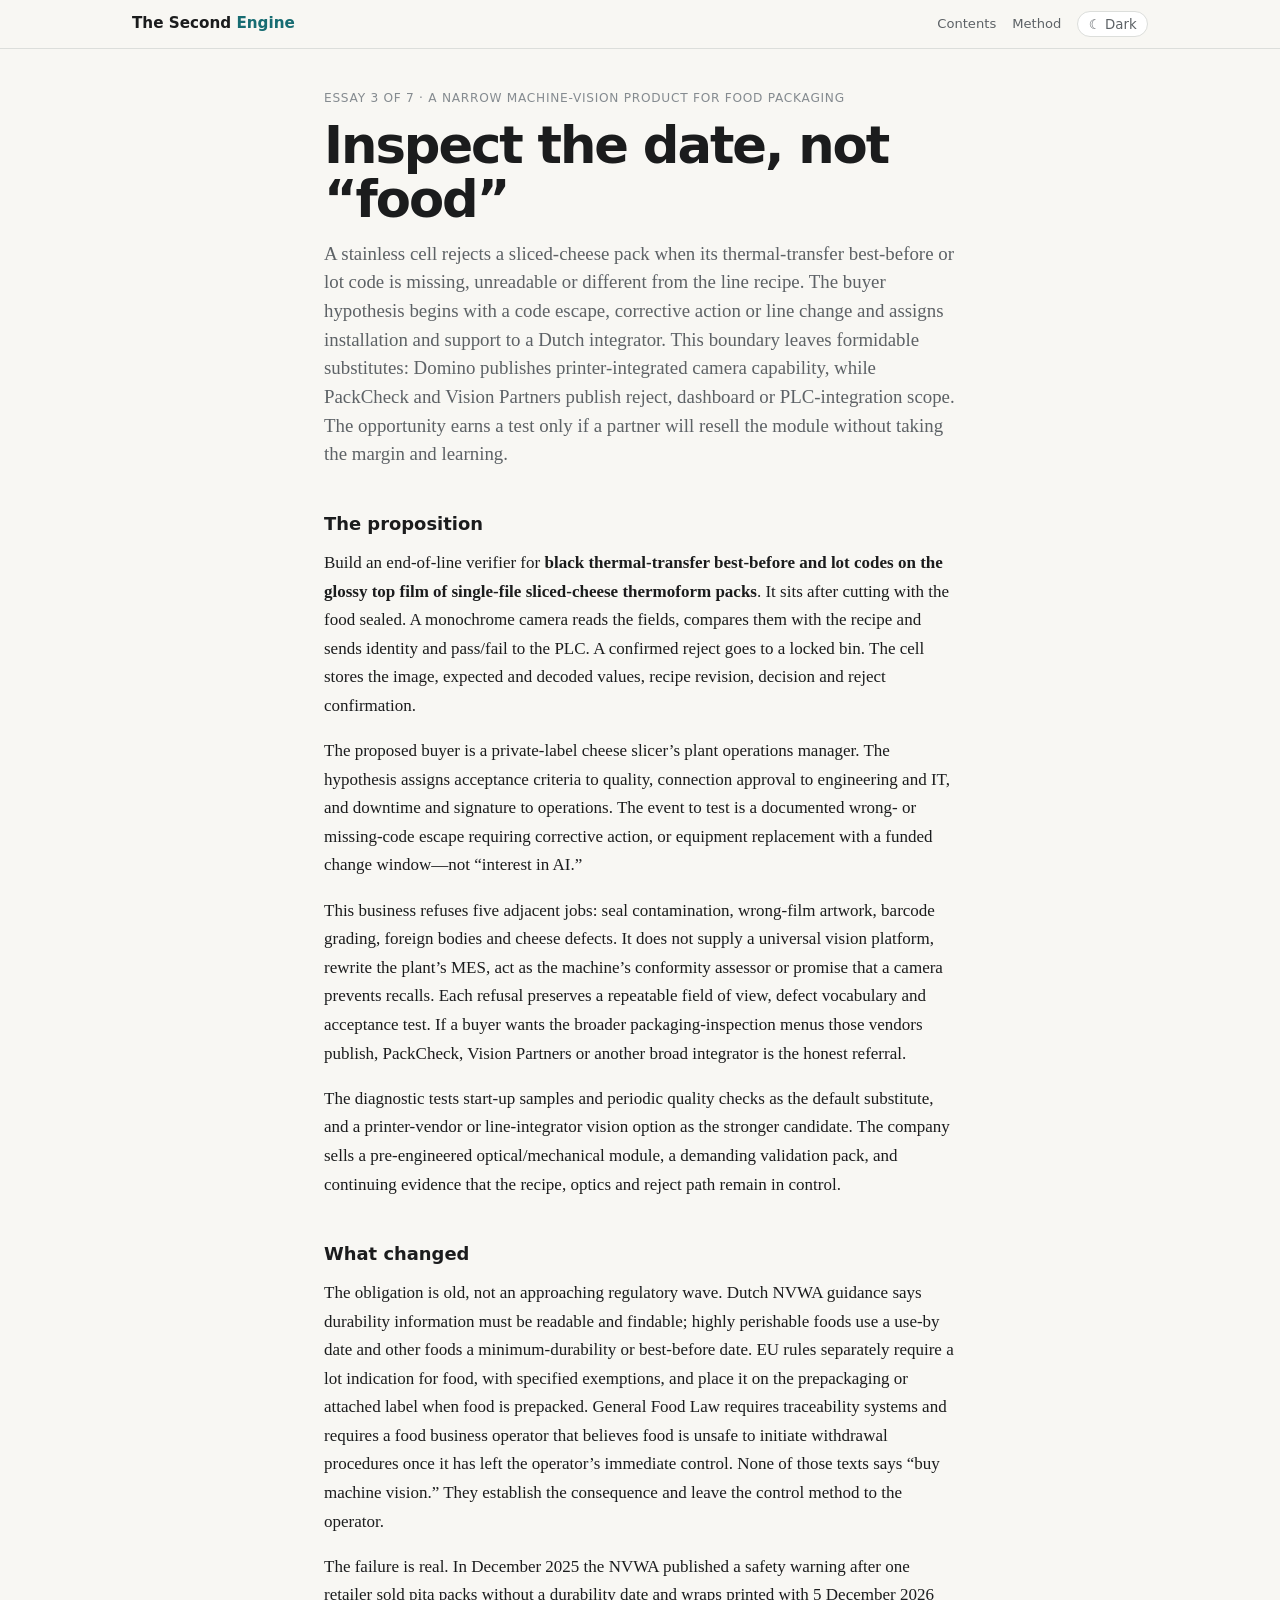
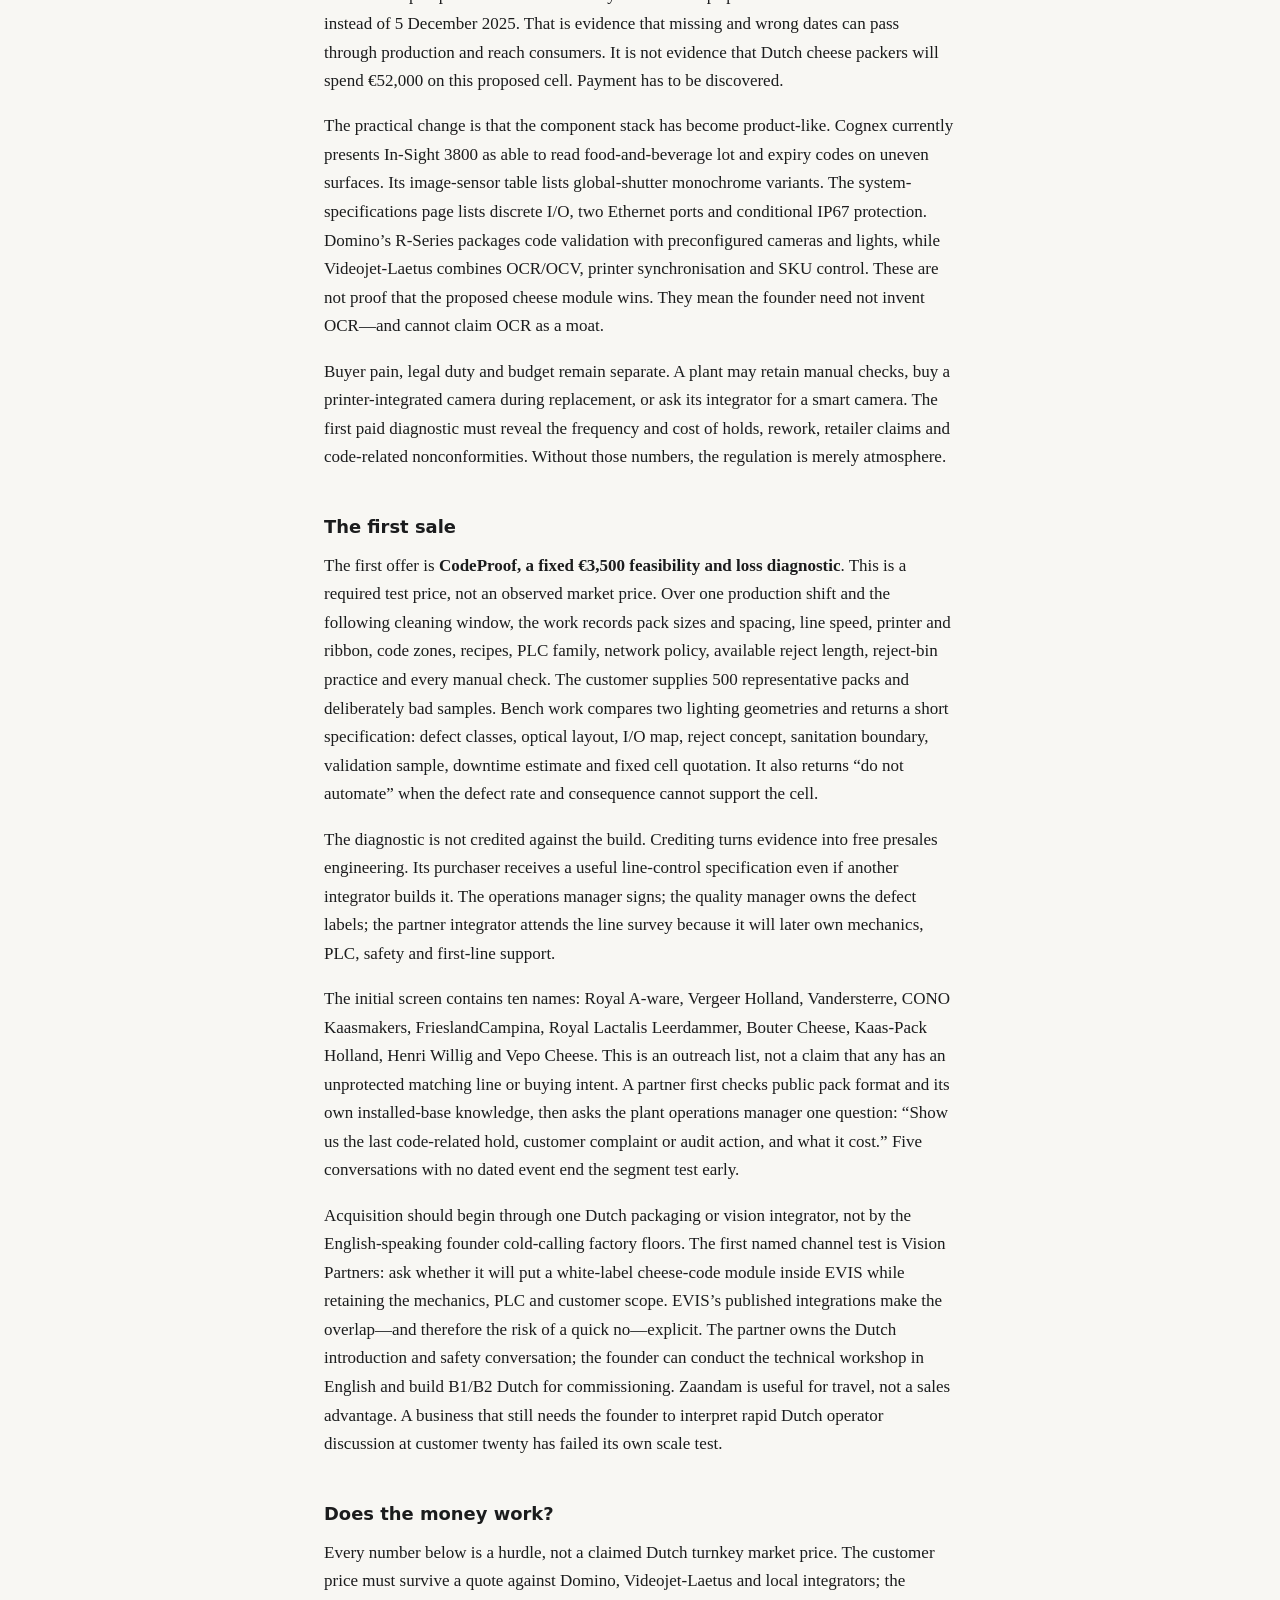
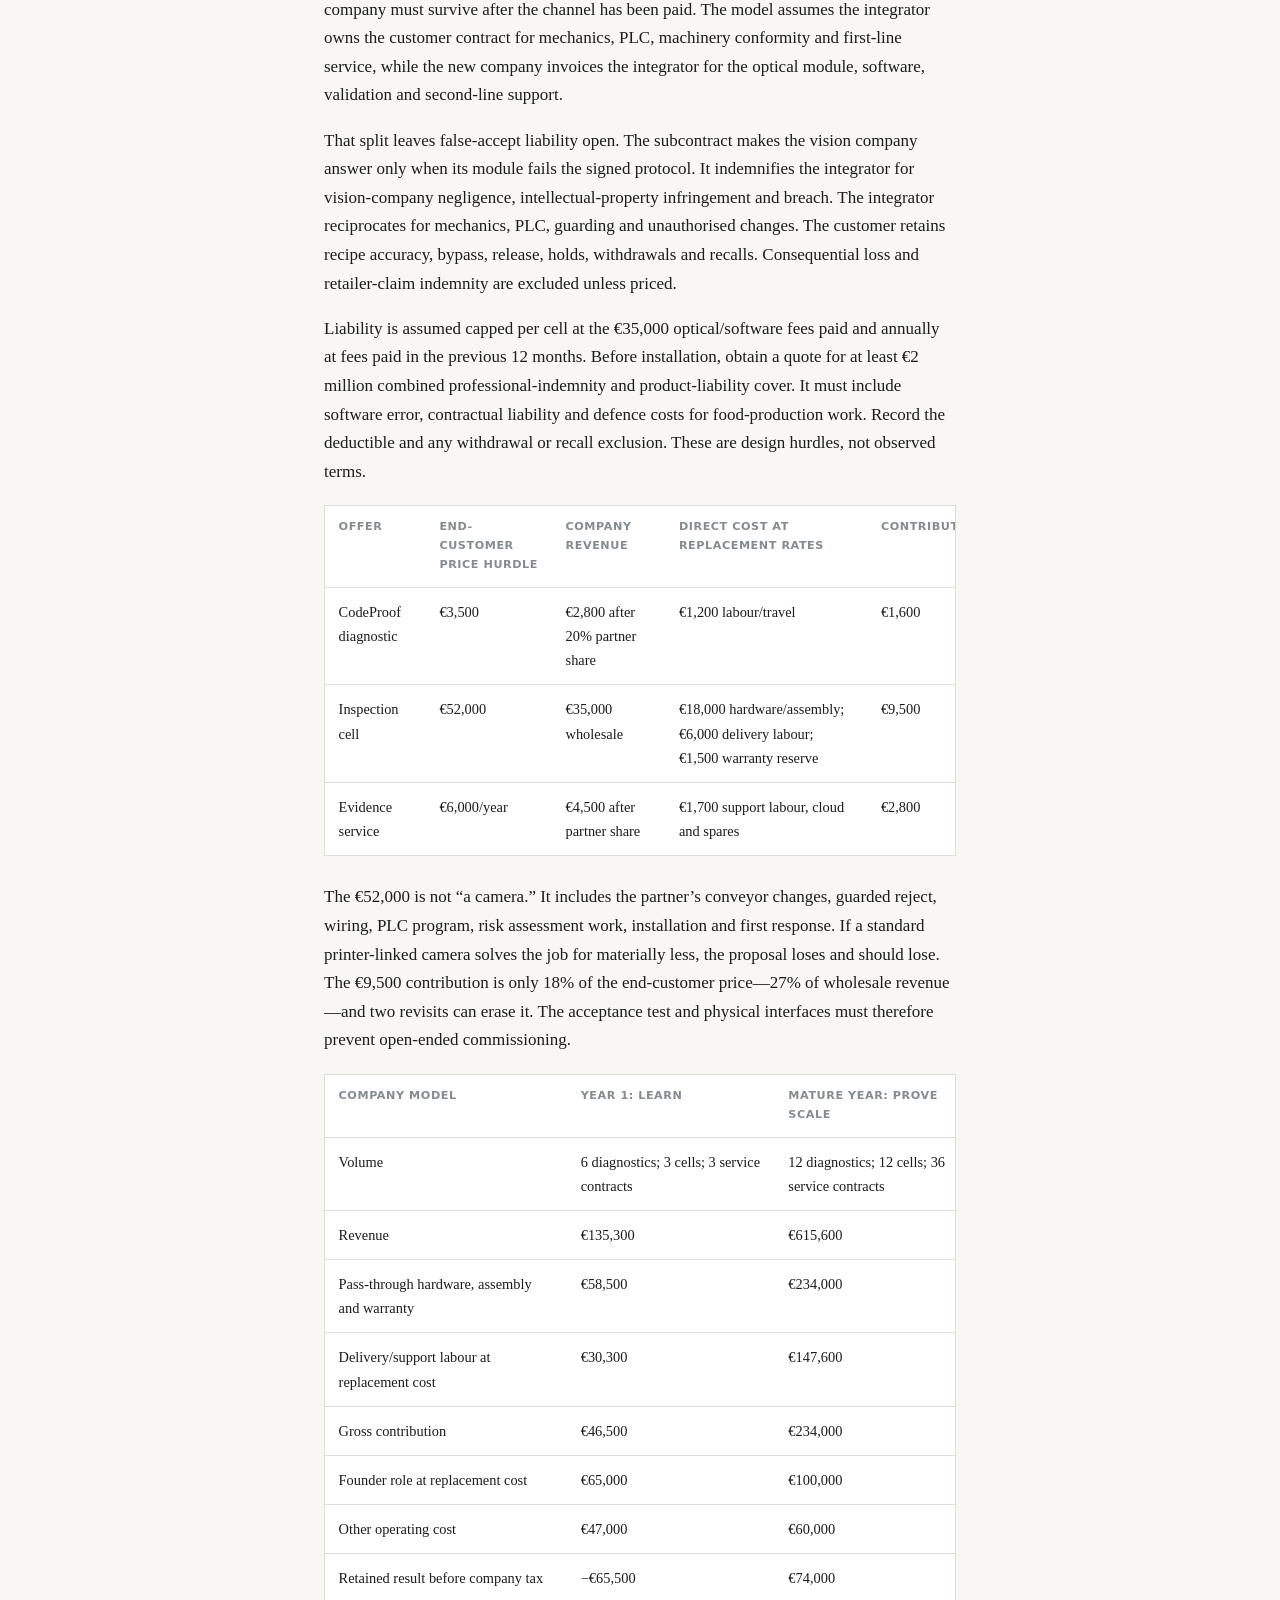
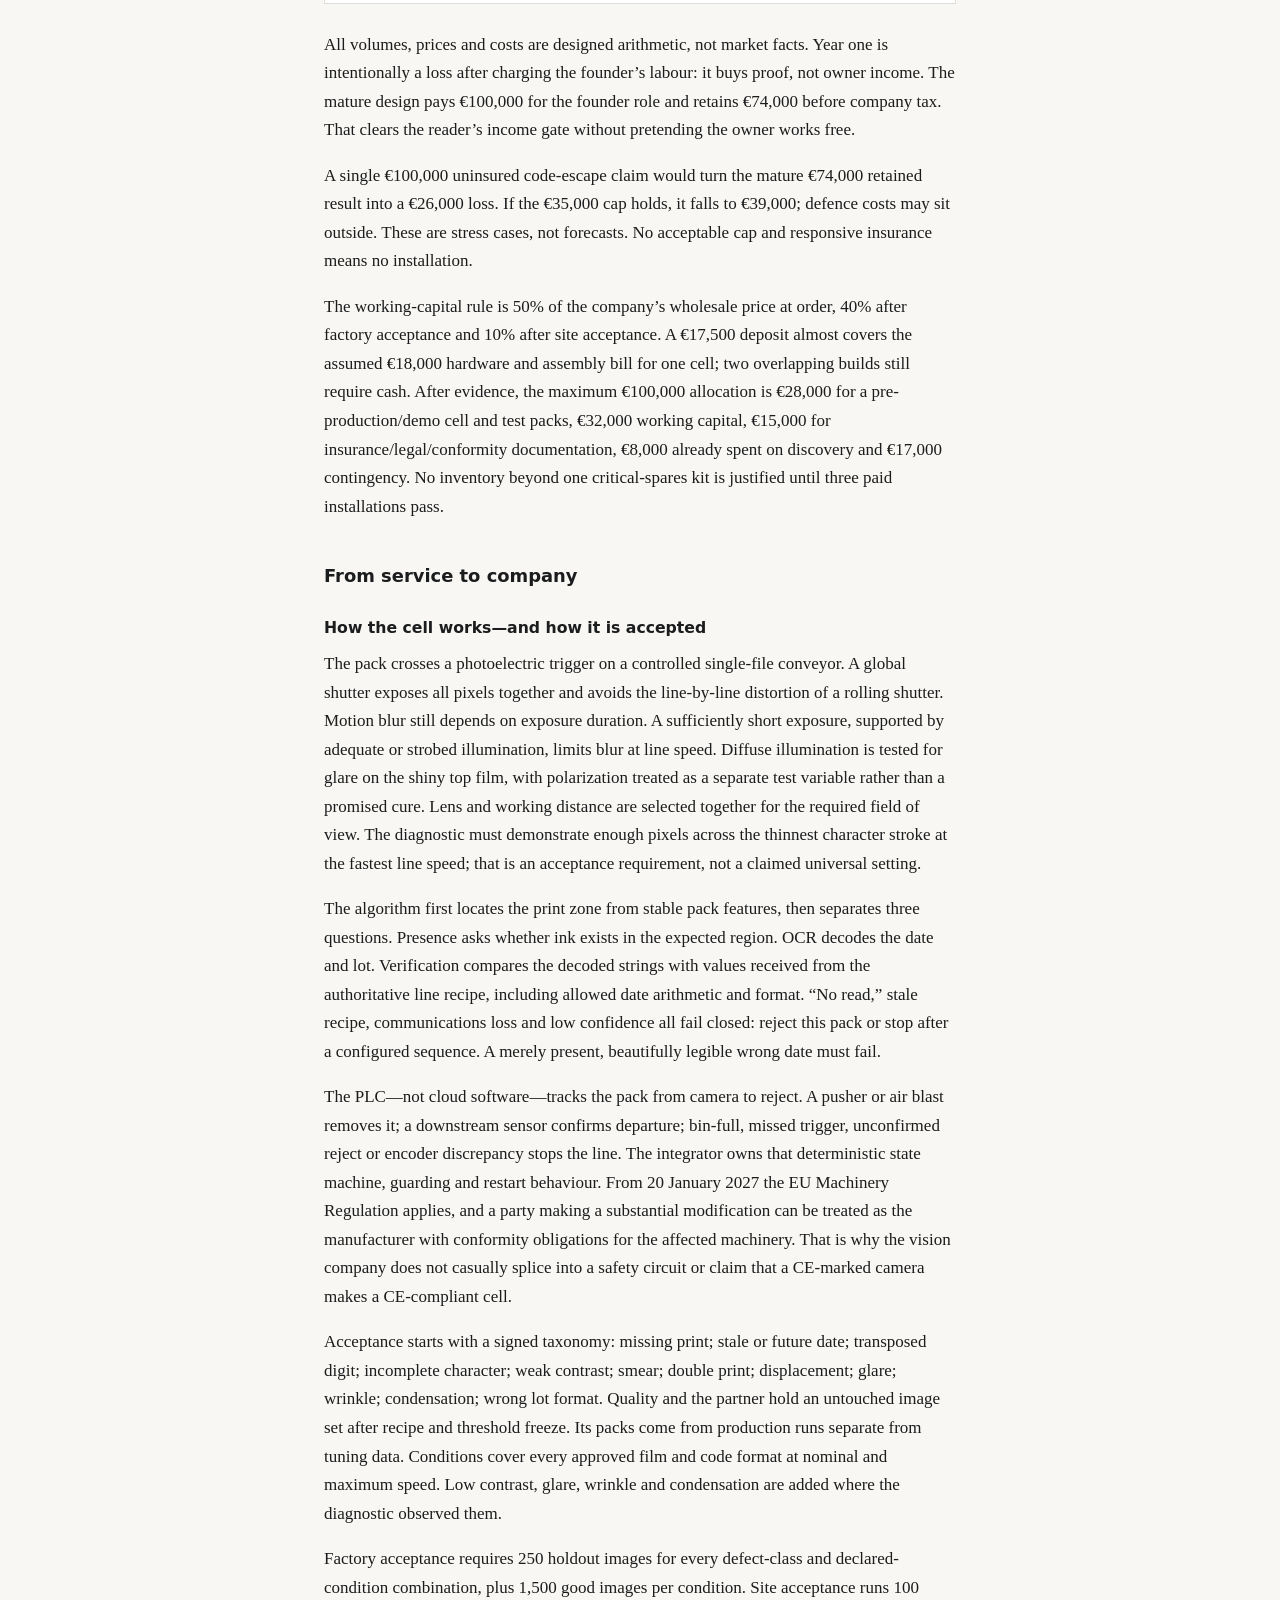
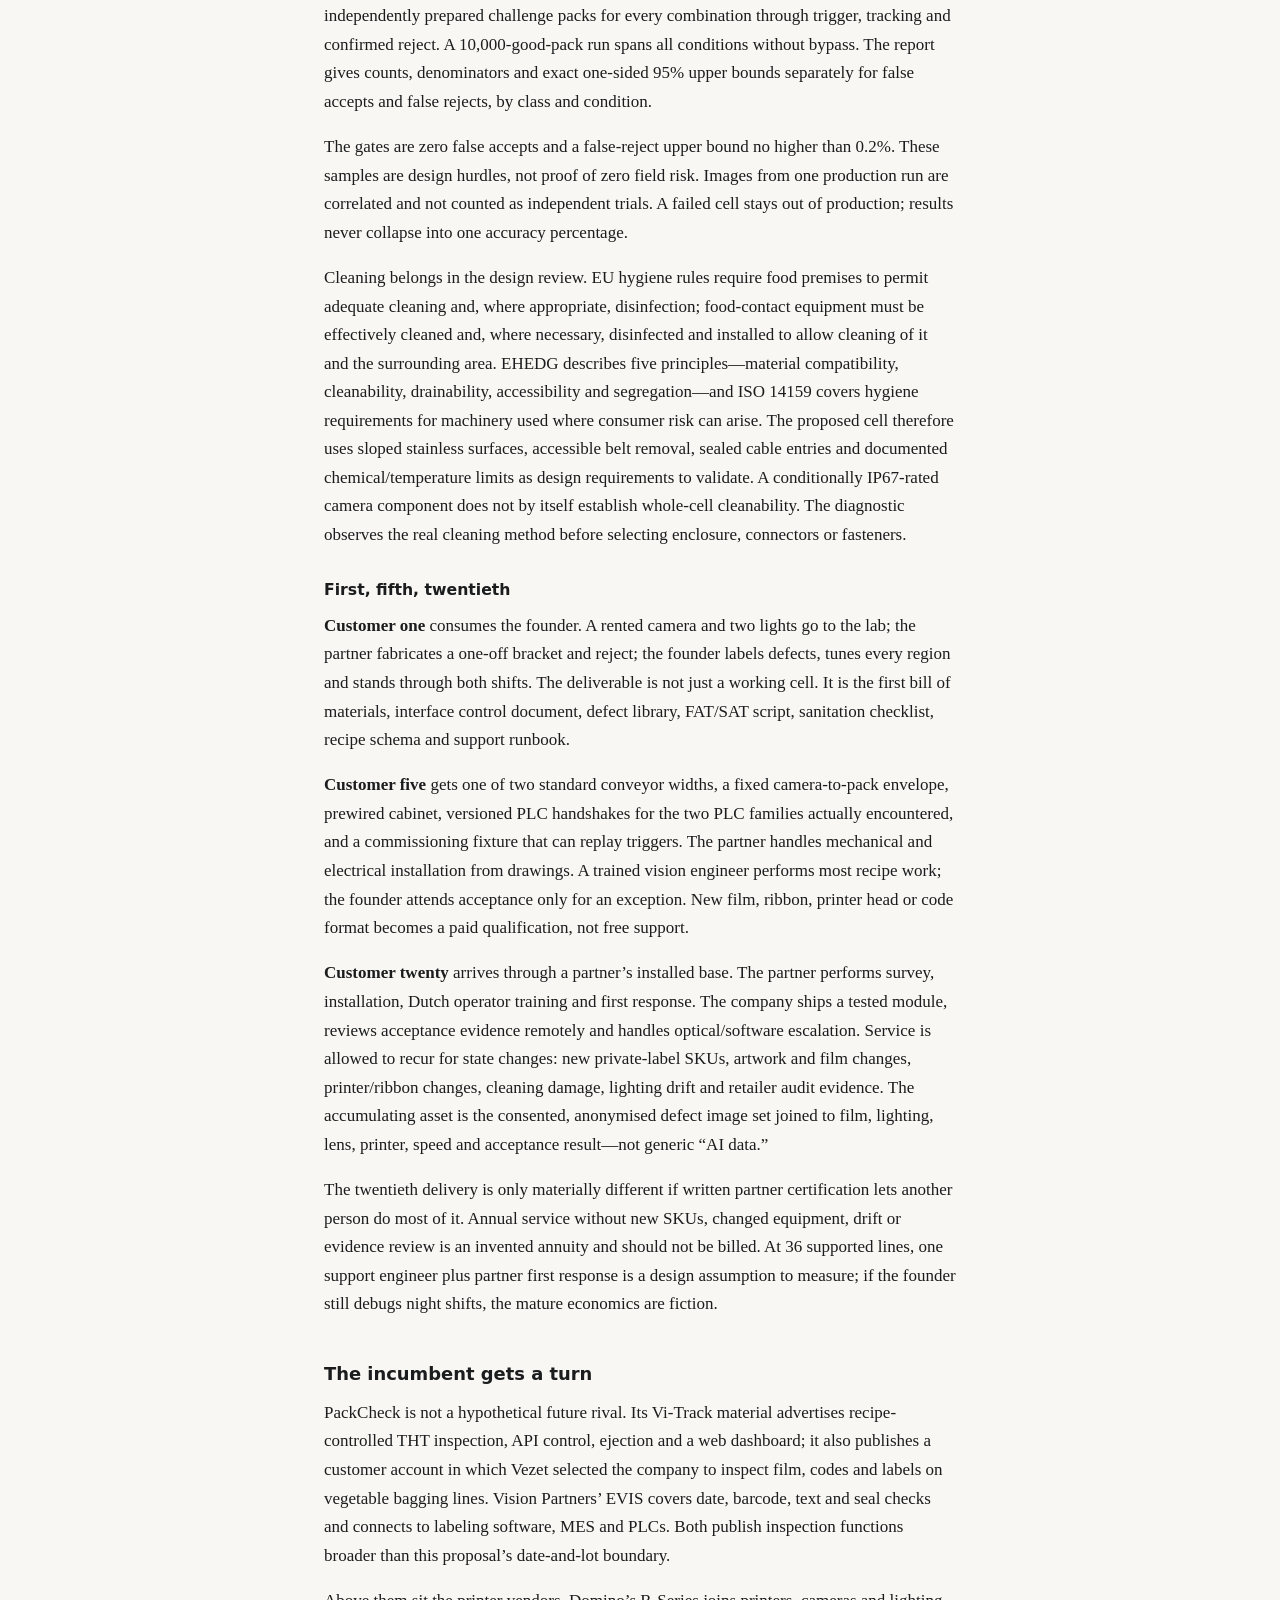
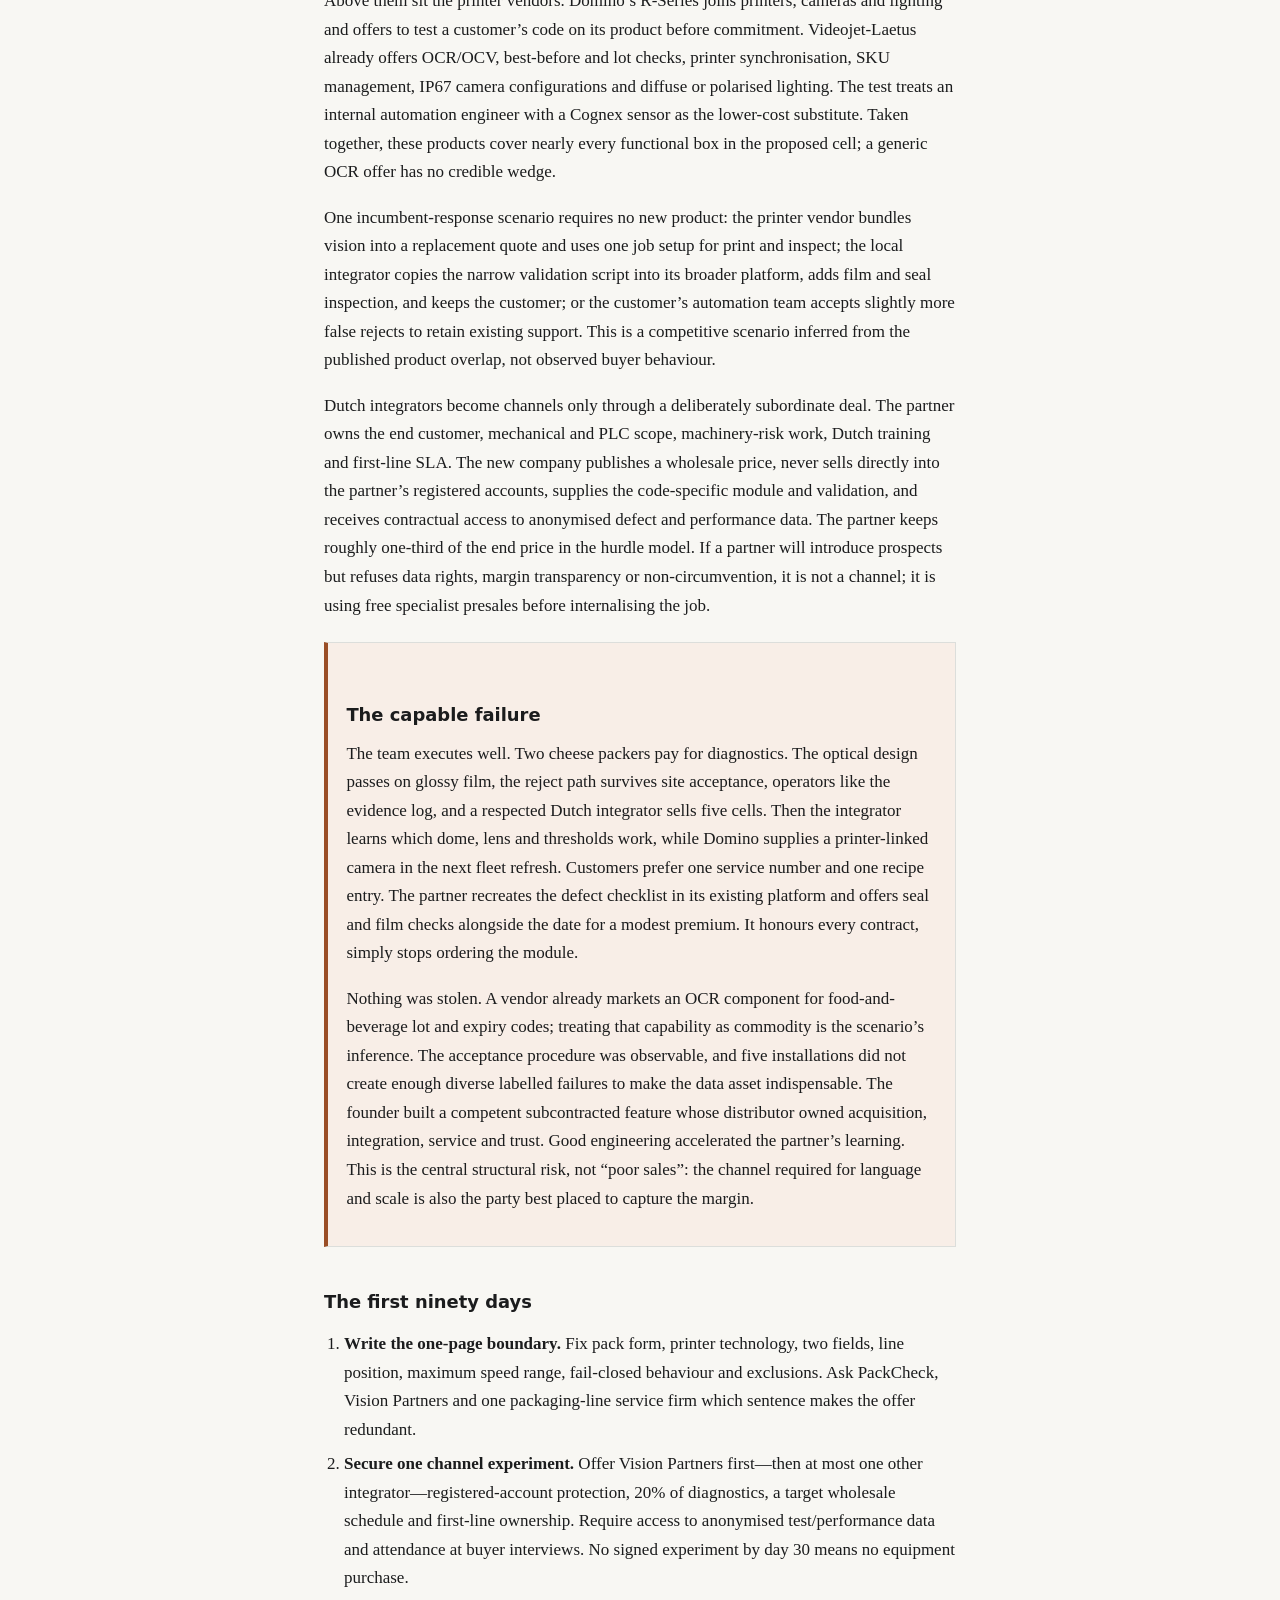
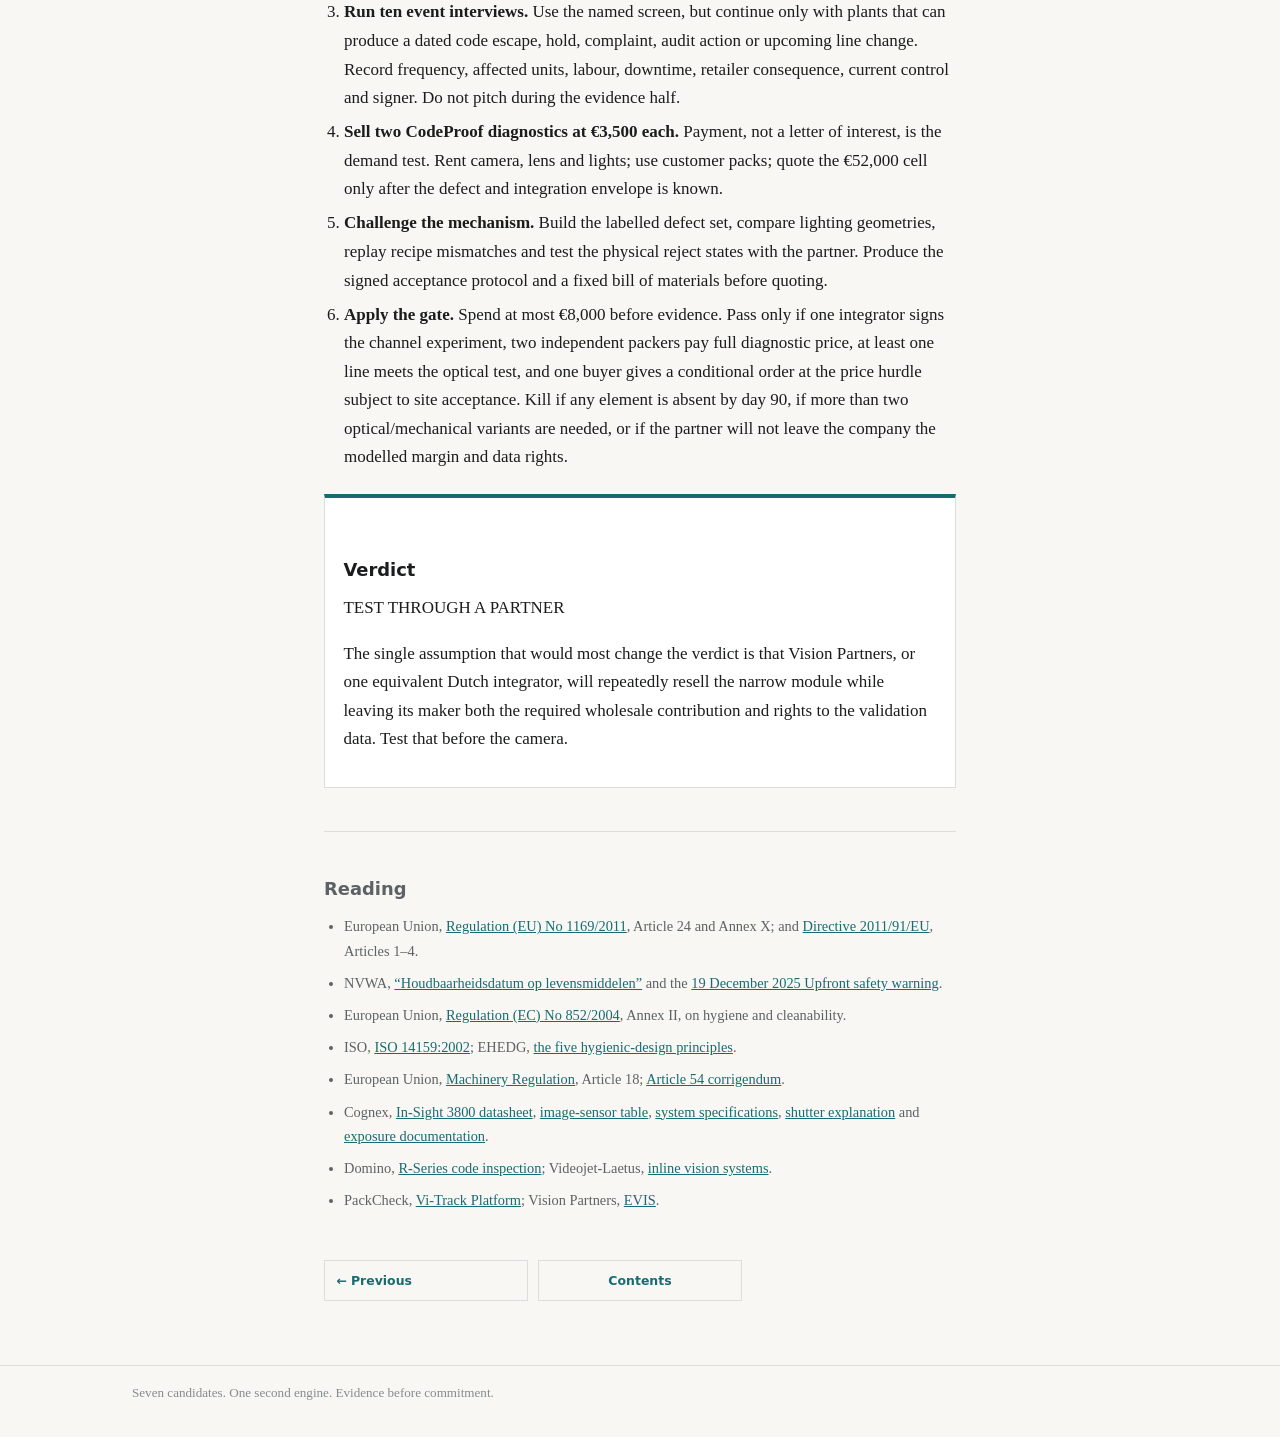
<file: chapters/03-machine-vision-food.html>
<!DOCTYPE html>
<html lang="en">
<head>
<meta charset="utf-8">
<meta name="viewport" content="width=device-width, initial-scale=1">
<title>Inspect the Date, Not “Food” — The Second Engine</title>
<meta name="description" content="A test of one repeatable machine-vision product: recipe-linked best-before and lot-code verification for sliced-cheese thermoform packs, sold through a Dutch integrator.">
<link rel="stylesheet" href="../static/style.css">
<script src="../static/theme.js"></script>
</head>
<body>
<header class="site-header">
  <div class="wrap">
    <a class="brand" href="../index.html">The Second <span>Engine</span></a>
    <nav class="site-nav">
      <a href="../index.html">Contents</a>
      <a href="../about.html">Method</a>
      <button class="theme-toggle" type="button">☾ Dark</button>
    </nav>
  </div>
</header>

<main class="wrap">
<p class="kicker">Essay 3 of 7 · A narrow machine-vision product for food packaging</p>
<h1>Inspect the date, not “food”</h1>
<p class="lede">A stainless cell rejects a sliced-cheese pack when its thermal-transfer best-before or lot code is missing, unreadable or different from the line recipe. The buyer hypothesis begins with a code escape, corrective action or line change and assigns installation and support to a Dutch integrator. This boundary leaves formidable substitutes: Domino publishes printer-integrated camera capability, while PackCheck and Vision Partners publish reject, dashboard or PLC-integration scope. <!-- CHECK: 03-lede-competition --> The opportunity earns a test only if a partner will resell the module without taking the margin and learning.</p>

<section class="proposition">
<h2>The proposition</h2>
<p>Build an end-of-line verifier for <strong>black thermal-transfer best-before and lot codes on the glossy top film of single-file sliced-cheese thermoform packs</strong>. It sits after cutting with the food sealed. A monochrome camera reads the fields, compares them with the recipe and sends identity and pass/fail to the PLC. A confirmed reject goes to a locked bin. The cell stores the image, expected and decoded values, recipe revision, decision and reject confirmation.</p>
<p>The proposed buyer is a private-label cheese slicer’s plant operations manager. The hypothesis assigns acceptance criteria to quality, connection approval to engineering and IT, and downtime and signature to operations. The event to test is a documented wrong- or missing-code escape requiring corrective action, or equipment replacement with a funded change window—not “interest in AI.”</p>
<p>This business refuses five adjacent jobs: seal contamination, wrong-film artwork, barcode grading, foreign bodies and cheese defects. It does not supply a universal vision platform, rewrite the plant’s MES, act as the machine’s conformity assessor or promise that a camera prevents recalls. Each refusal preserves a repeatable field of view, defect vocabulary and acceptance test. If a buyer wants the broader packaging-inspection menus those vendors publish, PackCheck, Vision Partners or another broad integrator is the honest referral. <!-- CHECK: 03-adjacent-substitutes --></p>
<p>The diagnostic tests start-up samples and periodic quality checks as the default substitute, and a printer-vendor or line-integrator vision option as the stronger candidate. The company sells a pre-engineered optical/mechanical module, a demanding validation pack, and continuing evidence that the recipe, optics and reject path remain in control.</p>
</section>

<section class="changed">
<h2>What changed</h2>
<p>The obligation is old, not an approaching regulatory wave. Dutch NVWA guidance says durability information must be readable and findable; highly perishable foods use a use-by date and other foods a minimum-durability or best-before date. <!-- CHECK: 03-date-duty --> EU rules separately require a lot indication for food, with specified exemptions, and place it on the prepackaging or attached label when food is prepacked. <!-- CHECK: 03-lot-duty --> General Food Law requires traceability systems and requires a food business operator that believes food is unsafe to initiate withdrawal procedures once it has left the operator’s immediate control. <!-- CHECK: 03-trace-withdraw --> None of those texts says “buy machine vision.” They establish the consequence and leave the control method to the operator.</p>
<p>The failure is real. In December 2025 the NVWA published a safety warning after one retailer sold pita packs without a durability date and wraps printed with 5 December 2026 instead of 5 December 2025. <!-- CHECK: 03-real-warning --> That is evidence that missing and wrong dates can pass through production and reach consumers. It is not evidence that Dutch cheese packers will spend €52,000 on this proposed cell. <!-- CHECK: 03-no-budget-proof --> Payment has to be discovered.</p>
<p>The practical change is that the component stack has become product-like. Cognex currently presents In-Sight 3800 as able to read food-and-beverage lot and expiry codes on uneven surfaces. <!-- CHECK: 03-cognex-ocr --> Its image-sensor table lists global-shutter monochrome variants. <!-- CHECK: 03-cognex-spec --> The system-specifications page lists discrete I/O, two Ethernet ports and conditional IP67 protection. <!-- CHECK: 03-cognex-system --> Domino’s R-Series packages code validation with preconfigured cameras and lights, while Videojet-Laetus combines OCR/OCV, printer synchronisation and SKU control. <!-- CHECK: 03-domino-range --><!-- CHECK: 03-videojet-system --> These are not proof that the proposed cheese module wins. They mean the founder need not invent OCR—and cannot claim OCR as a moat.</p>
<p>Buyer pain, legal duty and budget remain separate. A plant may retain manual checks, buy a printer-integrated camera during replacement, or ask its integrator for a smart camera. The first paid diagnostic must reveal the frequency and cost of holds, rework, retailer claims and code-related nonconformities. Without those numbers, the regulation is merely atmosphere.</p>
</section>

<section class="sale">
<h2>The first sale</h2>
<p>The first offer is <strong>CodeProof, a fixed €3,500 feasibility and loss diagnostic</strong>. This is a required test price, not an observed market price. Over one production shift and the following cleaning window, the work records pack sizes and spacing, line speed, printer and ribbon, code zones, recipes, PLC family, network policy, available reject length, reject-bin practice and every manual check. The customer supplies 500 representative packs and deliberately bad samples. Bench work compares two lighting geometries and returns a short specification: defect classes, optical layout, I/O map, reject concept, sanitation boundary, validation sample, downtime estimate and fixed cell quotation. It also returns “do not automate” when the defect rate and consequence cannot support the cell. <!-- CHECK: 03-prices --></p>
<p>The diagnostic is not credited against the build. Crediting turns evidence into free presales engineering. Its purchaser receives a useful line-control specification even if another integrator builds it. The operations manager signs; the quality manager owns the defect labels; the partner integrator attends the line survey because it will later own mechanics, PLC, safety and first-line support.</p>
<p>The initial screen contains ten names: Royal A-ware, Vergeer Holland, Vandersterre, CONO Kaasmakers, FrieslandCampina, Royal Lactalis Leerdammer, Bouter Cheese, Kaas-Pack Holland, Henri Willig and Vepo Cheese. This is an outreach list, not a claim that any has an unprotected matching line or buying intent. <!-- CHECK: 03-prospect-list --> A partner first checks public pack format and its own installed-base knowledge, then asks the plant operations manager one question: “Show us the last code-related hold, customer complaint or audit action, and what it cost.” Five conversations with no dated event end the segment test early. <!-- CHECK: 03-prices --></p>
<p>Acquisition should begin through one Dutch packaging or vision integrator, not by the English-speaking founder cold-calling factory floors. The first named channel test is Vision Partners: ask whether it will put a white-label cheese-code module inside EVIS while retaining the mechanics, PLC and customer scope. EVIS’s published integrations make the overlap—and therefore the risk of a quick no—explicit. <!-- CHECK: 03-evis-channel --> The partner owns the Dutch introduction and safety conversation; the founder can conduct the technical workshop in English and build B1/B2 Dutch for commissioning. Zaandam is useful for travel, not a sales advantage. A business that still needs the founder to interpret rapid Dutch operator discussion at customer twenty has failed its own scale test.</p>
</section>

<section class="economics">
<h2>Does the money work?</h2>
<p>Every number below is a hurdle, not a claimed Dutch turnkey market price. The customer price must survive a quote against Domino, Videojet-Laetus and local integrators; the company must survive after the channel has been paid. The model assumes the integrator owns the customer contract for mechanics, PLC, machinery conformity and first-line service, while the new company invoices the integrator for the optical module, software, validation and second-line support. <!-- CHECK: 03-prices --></p>
<p>That split leaves false-accept liability open. The subcontract makes the vision company answer only when its module fails the signed protocol. It indemnifies the integrator for vision-company negligence, intellectual-property infringement and breach. The integrator reciprocates for mechanics, PLC, guarding and unauthorised changes. The customer retains recipe accuracy, bypass, release, holds, withdrawals and recalls. Consequential loss and retailer-claim indemnity are excluded unless priced. <!-- CHECK: 03-liability-boundary --></p>
<p>Liability is assumed capped per cell at the €35,000 optical/software fees paid and annually at fees paid in the previous 12 months. Before installation, obtain a quote for at least €2 million combined professional-indemnity and product-liability cover. It must include software error, contractual liability and defence costs for food-production work. Record the deductible and any withdrawal or recall exclusion. These are design hurdles, not observed terms. <!-- CHECK: 03-liability-boundary --></p>

<div class="table-wrap"><table>
<thead><tr><th>Offer</th><th>End-customer price hurdle</th><th>Company revenue</th><th>Direct cost at replacement rates</th><th>Contribution</th></tr></thead>
<tbody>
<tr><td>CodeProof diagnostic</td><td>€3,500</td><td>€2,800 after 20% partner share</td><td>€1,200 labour/travel</td><td>€1,600</td></tr>
<tr><td>Inspection cell</td><td>€52,000</td><td>€35,000 wholesale</td><td>€18,000 hardware/assembly; €6,000 delivery labour; €1,500 warranty reserve</td><td>€9,500</td></tr>
<tr><td>Evidence service</td><td>€6,000/year</td><td>€4,500 after partner share</td><td>€1,700 support labour, cloud and spares</td><td>€2,800</td></tr>
</tbody>
</table></div><!-- CHECK: 03-prices -->
<p>The €52,000 is not “a camera.” It includes the partner’s conveyor changes, guarded reject, wiring, PLC program, risk assessment work, installation and first response. If a standard printer-linked camera solves the job for materially less, the proposal loses and should lose. The €9,500 contribution is only 18% of the end-customer price—27% of wholesale revenue—and two revisits can erase it. The acceptance test and physical interfaces must therefore prevent open-ended commissioning. <!-- CHECK: 03-prices --></p>

<div class="table-wrap"><table>
<thead><tr><th>Company model</th><th>Year 1: learn</th><th>Mature year: prove scale</th></tr></thead>
<tbody>
<tr><td>Volume</td><td>6 diagnostics; 3 cells; 3 service contracts</td><td>12 diagnostics; 12 cells; 36 service contracts</td></tr>
<tr><td>Revenue</td><td>€135,300</td><td>€615,600</td></tr>
<tr><td>Pass-through hardware, assembly and warranty</td><td>€58,500</td><td>€234,000</td></tr>
<tr><td>Delivery/support labour at replacement cost</td><td>€30,300</td><td>€147,600</td></tr>
<tr><td>Gross contribution</td><td>€46,500</td><td>€234,000</td></tr>
<tr><td>Founder role at replacement cost</td><td>€65,000</td><td>€100,000</td></tr>
<tr><td>Other operating cost</td><td>€47,000</td><td>€60,000</td></tr>
<tr><td>Retained result before company tax</td><td>−€65,500</td><td>€74,000</td></tr>
</tbody>
</table></div><!-- CHECK: 03-prices -->
<p>All volumes, prices and costs are designed arithmetic, not market facts. <!-- CHECK: 03-prices --> Year one is intentionally a loss after charging the founder’s labour: it buys proof, not owner income. The mature design pays €100,000 for the founder role and retains €74,000 before company tax. That clears the reader’s income gate without pretending the owner works free.</p>
<p>A single €100,000 uninsured code-escape claim would turn the mature €74,000 retained result into a €26,000 loss. If the €35,000 cap holds, it falls to €39,000; defence costs may sit outside. These are stress cases, not forecasts. No acceptable cap and responsive insurance means no installation. <!-- CHECK: 03-liability-stress --></p>
<p>The working-capital rule is 50% of the company’s wholesale price at order, 40% after factory acceptance and 10% after site acceptance. A €17,500 deposit almost covers the assumed €18,000 hardware and assembly bill for one cell; two overlapping builds still require cash. After evidence, the maximum €100,000 allocation is €28,000 for a pre-production/demo cell and test packs, €32,000 working capital, €15,000 for insurance/legal/conformity documentation, €8,000 already spent on discovery and €17,000 contingency. No inventory beyond one critical-spares kit is justified until three paid installations pass. <!-- CHECK: 03-prices --></p>
</section>

<section class="scale">
<h2>From service to company</h2>
<h3>How the cell works—and how it is accepted</h3>
<p>The pack crosses a photoelectric trigger on a controlled single-file conveyor. A global shutter exposes all pixels together and avoids the line-by-line distortion of a rolling shutter. <!-- CHECK: 03-global-shutter --> Motion blur still depends on exposure duration. A sufficiently short exposure, supported by adequate or strobed illumination, limits blur at line speed. <!-- CHECK: 03-exposure-motion --> Diffuse illumination is tested for glare on the shiny top film, with polarization treated as a separate test variable rather than a promised cure. <!-- CHECK: 03-optics-light --> Lens and working distance are selected together for the required field of view. <!-- CHECK: 03-optics-geometry --> The diagnostic must demonstrate enough pixels across the thinnest character stroke at the fastest line speed; that is an acceptance requirement, not a claimed universal setting.</p>
<p>The algorithm first locates the print zone from stable pack features, then separates three questions. Presence asks whether ink exists in the expected region. OCR decodes the date and lot. Verification compares the decoded strings with values received from the authoritative line recipe, including allowed date arithmetic and format. “No read,” stale recipe, communications loss and low confidence all fail closed: reject this pack or stop after a configured sequence. A merely present, beautifully legible wrong date must fail.</p>
<p>The PLC—not cloud software—tracks the pack from camera to reject. A pusher or air blast removes it; a downstream sensor confirms departure; bin-full, missed trigger, unconfirmed reject or encoder discrepancy stops the line. The integrator owns that deterministic state machine, guarding and restart behaviour. From 20 January 2027 the EU Machinery Regulation applies, and a party making a substantial modification can be treated as the manufacturer with conformity obligations for the affected machinery. <!-- CHECK: 03-machinery-date --><!-- CHECK: 03-substantial-mod --> That is why the vision company does not casually splice into a safety circuit or claim that a CE-marked camera makes a CE-compliant cell.</p>
<p>Acceptance starts with a signed taxonomy: missing print; stale or future date; transposed digit; incomplete character; weak contrast; smear; double print; displacement; glare; wrinkle; condensation; wrong lot format. Quality and the partner hold an untouched image set after recipe and threshold freeze. Its packs come from production runs separate from tuning data. Conditions cover every approved film and code format at nominal and maximum speed. Low contrast, glare, wrinkle and condensation are added where the diagnostic observed them.</p>
<p>Factory acceptance requires 250 holdout images for every defect-class and declared-condition combination, plus 1,500 good images per condition. Site acceptance runs 100 independently prepared challenge packs for every combination through trigger, tracking and confirmed reject. A 10,000-good-pack run spans all conditions without bypass. The report gives counts, denominators and exact one-sided 95% upper bounds separately for false accepts and false rejects, by class and condition. <!-- CHECK: 03-stat-test --></p>
<p>The gates are zero false accepts and a false-reject upper bound no higher than 0.2%. These samples are design hurdles, not proof of zero field risk. Images from one production run are correlated and not counted as independent trials. <!-- CHECK: 03-stat-test --> A failed cell stays out of production; results never collapse into one accuracy percentage.</p>
<p>Cleaning belongs in the design review. EU hygiene rules require food premises to permit adequate cleaning and, where appropriate, disinfection; food-contact equipment must be effectively cleaned and, where necessary, disinfected and installed to allow cleaning of it and the surrounding area. <!-- CHECK: 03-hygiene-law --> EHEDG describes five principles—material compatibility, cleanability, drainability, accessibility and segregation—and ISO 14159 covers hygiene requirements for machinery used where consumer risk can arise. <!-- CHECK: 03-ehedg-principles --><!-- CHECK: 03-iso-hygiene --> The proposed cell therefore uses sloped stainless surfaces, accessible belt removal, sealed cable entries and documented chemical/temperature limits as design requirements to validate. A conditionally IP67-rated camera component does not by itself establish whole-cell cleanability. <!-- CHECK: 03-component-rating --> The diagnostic observes the real cleaning method before selecting enclosure, connectors or fasteners.</p>

<h3>First, fifth, twentieth</h3>
<p><strong>Customer one</strong> consumes the founder. A rented camera and two lights go to the lab; the partner fabricates a one-off bracket and reject; the founder labels defects, tunes every region and stands through both shifts. The deliverable is not just a working cell. It is the first bill of materials, interface control document, defect library, FAT/SAT script, sanitation checklist, recipe schema and support runbook. <!-- CHECK: 03-prices --></p>
<p><strong>Customer five</strong> gets one of two standard conveyor widths, a fixed camera-to-pack envelope, prewired cabinet, versioned PLC handshakes for the two PLC families actually encountered, and a commissioning fixture that can replay triggers. The partner handles mechanical and electrical installation from drawings. A trained vision engineer performs most recipe work; the founder attends acceptance only for an exception. New film, ribbon, printer head or code format becomes a paid qualification, not free support. <!-- CHECK: 03-prices --></p>
<p><strong>Customer twenty</strong> arrives through a partner’s installed base. The partner performs survey, installation, Dutch operator training and first response. The company ships a tested module, reviews acceptance evidence remotely and handles optical/software escalation. Service is allowed to recur for state changes: new private-label SKUs, artwork and film changes, printer/ribbon changes, cleaning damage, lighting drift and retailer audit evidence. The accumulating asset is the consented, anonymised defect image set joined to film, lighting, lens, printer, speed and acceptance result—not generic “AI data.” <!-- CHECK: 03-prices --></p>
<p>The twentieth delivery is only materially different if written partner certification lets another person do most of it. Annual service without new SKUs, changed equipment, drift or evidence review is an invented annuity and should not be billed. At 36 supported lines, one support engineer plus partner first response is a design assumption to measure; if the founder still debugs night shifts, the mature economics are fiction. <!-- CHECK: 03-prices --></p>
</section>

<section class="competition">
<h2>The incumbent gets a turn</h2>
<p>PackCheck is not a hypothetical future rival. Its Vi-Track material advertises recipe-controlled THT inspection, API control, ejection and a web dashboard; it also publishes a customer account in which Vezet selected the company to inspect film, codes and labels on vegetable bagging lines. <!-- CHECK: 03-packcheck-product --><!-- CHECK: 03-packcheck-case --> Vision Partners’ EVIS covers date, barcode, text and seal checks and connects to labeling software, MES and PLCs. <!-- CHECK: 03-evis-product --> Both publish inspection functions broader than this proposal’s date-and-lot boundary. <!-- CHECK: 03-broad-competition --></p>
<p>Above them sit the printer vendors. Domino’s R-Series joins printers, cameras and lighting and offers to test a customer’s code on its product before commitment. <!-- CHECK: 03-domino-range-competition --> Videojet-Laetus already offers OCR/OCV, best-before and lot checks, printer synchronisation, SKU management, IP67 camera configurations and diffuse or polarised lighting. <!-- CHECK: 03-videojet-system-competition --> The test treats an internal automation engineer with a Cognex sensor as the lower-cost substitute. Taken together, these products cover nearly every functional box in the proposed cell; a generic OCR offer has no credible wedge. <!-- CHECK: 03-incumbent-inference --></p>
<p>One incumbent-response scenario requires no new product: the printer vendor bundles vision into a replacement quote and uses one job setup for print and inspect; the local integrator copies the narrow validation script into its broader platform, adds film and seal inspection, and keeps the customer; or the customer’s automation team accepts slightly more false rejects to retain existing support. This is a competitive scenario inferred from the published product overlap, not observed buyer behaviour. <!-- CHECK: 03-incumbent-inference --></p>
<p>Dutch integrators become channels only through a deliberately subordinate deal. The partner owns the end customer, mechanical and PLC scope, machinery-risk work, Dutch training and first-line SLA. The new company publishes a wholesale price, never sells directly into the partner’s registered accounts, supplies the code-specific module and validation, and receives contractual access to anonymised defect and performance data. The partner keeps roughly one-third of the end price in the hurdle model. <!-- CHECK: 03-prices --> If a partner will introduce prospects but refuses data rights, margin transparency or non-circumvention, it is not a channel; it is using free specialist presales before internalising the job.</p>
</section>

<div class="counter">
<h2>The capable failure</h2>
<p>The team executes well. Two cheese packers pay for diagnostics. The optical design passes on glossy film, the reject path survives site acceptance, operators like the evidence log, and a respected Dutch integrator sells five cells. <!-- CHECK: 03-prices --> Then the integrator learns which dome, lens and thresholds work, while Domino supplies a printer-linked camera in the next fleet refresh. Customers prefer one service number and one recipe entry. The partner recreates the defect checklist in its existing platform and offers seal and film checks alongside the date for a modest premium. It honours every contract, simply stops ordering the module.</p>
<p>Nothing was stolen. A vendor already markets an OCR component for food-and-beverage lot and expiry codes; treating that capability as commodity is the scenario’s inference. <!-- CHECK: 03-ocr-availability --> The acceptance procedure was observable, and five installations did not create enough diverse labelled failures to make the data asset indispensable. The founder built a competent subcontracted feature whose distributor owned acquisition, integration, service and trust. Good engineering accelerated the partner’s learning. This is the central structural risk, not “poor sales”: the channel required for language and scale is also the party best placed to capture the margin.</p>
</div>

<section class="monday">
<h2>The first ninety days</h2>
<ol>
<li><strong>Write the one-page boundary.</strong> Fix pack form, printer technology, two fields, line position, maximum speed range, fail-closed behaviour and exclusions. Ask PackCheck, Vision Partners and one packaging-line service firm which sentence makes the offer redundant. <!-- CHECK: 03-adjacent-substitutes --></li>
<li><strong>Secure one channel experiment.</strong> Offer Vision Partners first—then at most one other integrator—registered-account protection, 20% of diagnostics, a target wholesale schedule and first-line ownership. Require access to anonymised test/performance data and attendance at buyer interviews. No signed experiment by day 30 means no equipment purchase. <!-- CHECK: 03-prices --></li>
<li><strong>Run ten event interviews.</strong> Use the named screen, but continue only with plants that can produce a dated code escape, hold, complaint, audit action or upcoming line change. Record frequency, affected units, labour, downtime, retailer consequence, current control and signer. Do not pitch during the evidence half. <!-- CHECK: 03-prices --></li>
<li><strong>Sell two CodeProof diagnostics at €3,500 each.</strong> Payment, not a letter of interest, is the demand test. Rent camera, lens and lights; use customer packs; quote the €52,000 cell only after the defect and integration envelope is known. <!-- CHECK: 03-prices --></li>
<li><strong>Challenge the mechanism.</strong> Build the labelled defect set, compare lighting geometries, replay recipe mismatches and test the physical reject states with the partner. Produce the signed acceptance protocol and a fixed bill of materials before quoting.</li>
<li><strong>Apply the gate.</strong> Spend at most €8,000 before evidence. Pass only if one integrator signs the channel experiment, two independent packers pay full diagnostic price, at least one line meets the optical test, and one buyer gives a conditional order at the price hurdle subject to site acceptance. Kill if any element is absent by day 90, if more than two optical/mechanical variants are needed, or if the partner will not leave the company the modelled margin and data rights. <!-- CHECK: 03-prices --></li>
</ol>
</section>

<div class="verdict-box">
<h2>Verdict</h2>
<p class="verdict">TEST THROUGH A PARTNER</p>
<p>The single assumption that would most change the verdict is that Vision Partners, or one equivalent Dutch integrator, will repeatedly resell the narrow module while leaving its maker both the required wholesale contribution and rights to the validation data. Test that before the camera. <!-- CHECK: 03-evis-channel --></p>
</div>

<div class="reading">
<h2>Reading</h2>
<ul>
<li>European Union, <a href="https://eur-lex.europa.eu/legal-content/EN/TXT/PDF/?from=EN&amp;uri=CELEX%3A32011R1169">Regulation (EU) No 1169/2011</a>, Article 24 and Annex X; and <a href="https://eur-lex.europa.eu/eli/dir/2011/91/oj/eng">Directive 2011/91/EU</a>, Articles 1–4.</li>
<li>NVWA, <a href="https://www.nvwa.nl/onderwerpen/voedselveiligheid/etikettering-van-levensmiddelen/houdbaarheidsdatum-levensmiddelen">“Houdbaarheidsdatum op levensmiddelen”</a> and the <a href="https://www.nvwa.nl/documenten/2025/12/19/veiligheidswaarschuwing-upfront-pitas-en-wraps">19 December 2025 Upfront safety warning</a>.</li>
<li>European Union, <a href="https://eur-lex.europa.eu/eli/reg/2004/852/oj/eng">Regulation (EC) No 852/2004</a>, Annex II, on hygiene and cleanability.</li>
<li>ISO, <a href="https://www.iso.org/standard/23748.html">ISO 14159:2002</a>; EHEDG, <a href="https://www.ehedg.org/congress-2026/programm-sessions/speakers/session/day1-main-stage-jurgen-hoffman">the five hygienic-design principles</a>.</li>
<li>European Union, <a href="https://eur-lex.europa.eu/legal-content/EN/TXT/?uri=CELEX%3A32023R1230">Machinery Regulation</a>, Article 18; <a href="https://eur-lex.europa.eu/legal-content/EN/TXT/PDF/?uri=CELEX%3A32023R1230R%2801%29">Article 54 corrigendum</a>.</li>
<li>Cognex, <a href="https://www.cognex.com/support/downloads/ns/1/11/35/In-Sight%203800%20Datasheet.pdf">In-Sight 3800 datasheet</a>, <a href="https://docs.cognex.com/isvs_2530/web/EN/is3800-manual/Content/Topics/specifications/imager-3800.htm?TocPath=Specifications%7C_____2">image-sensor table</a>, <a href="https://docs.cognex.com/isvs_2620/web/EN/is3800-manual/Content/Topics/specifications/specifications-3800.htm">system specifications</a>, <a href="https://www.cognex.com/en-nl/what-is/machine-vision/machine-vision-hardware-components">shutter explanation</a> and <a href="https://docs.cognex.com/isvidi_150/web/EN/Help_ISViDi/Content/Topics/Spreadsheet/VisionTools/AcquireImage.htm">exposure documentation</a>.</li>
<li>Domino, <a href="https://www.domino-printing.com/en-us/products/r-series">R-Series code inspection</a>; Videojet-Laetus, <a href="https://www.videojet.com/us/homepage/products/vision-systems.html">inline vision systems</a>.</li>
<li>PackCheck, <a href="https://packcheck.nl/vitrack-platform/">Vi-Track Platform</a>; Vision Partners, <a href="https://visionpartners.nl/en/products/evis-label-packaging-inspection-system/">EVIS</a>.</li>
</ul>
</div>

<nav class="chapter-nav" aria-label="Essay navigation">
  <a href="02-white-label-product-security.html">← Previous</a>
  <a href="../index.html">Contents</a>
  <span></span>
</nav>
</main>

<footer class="site-footer"><div class="wrap"><p>Seven candidates. One second engine. Evidence before commitment.</p></div></footer>
</body>
</html>
</file>
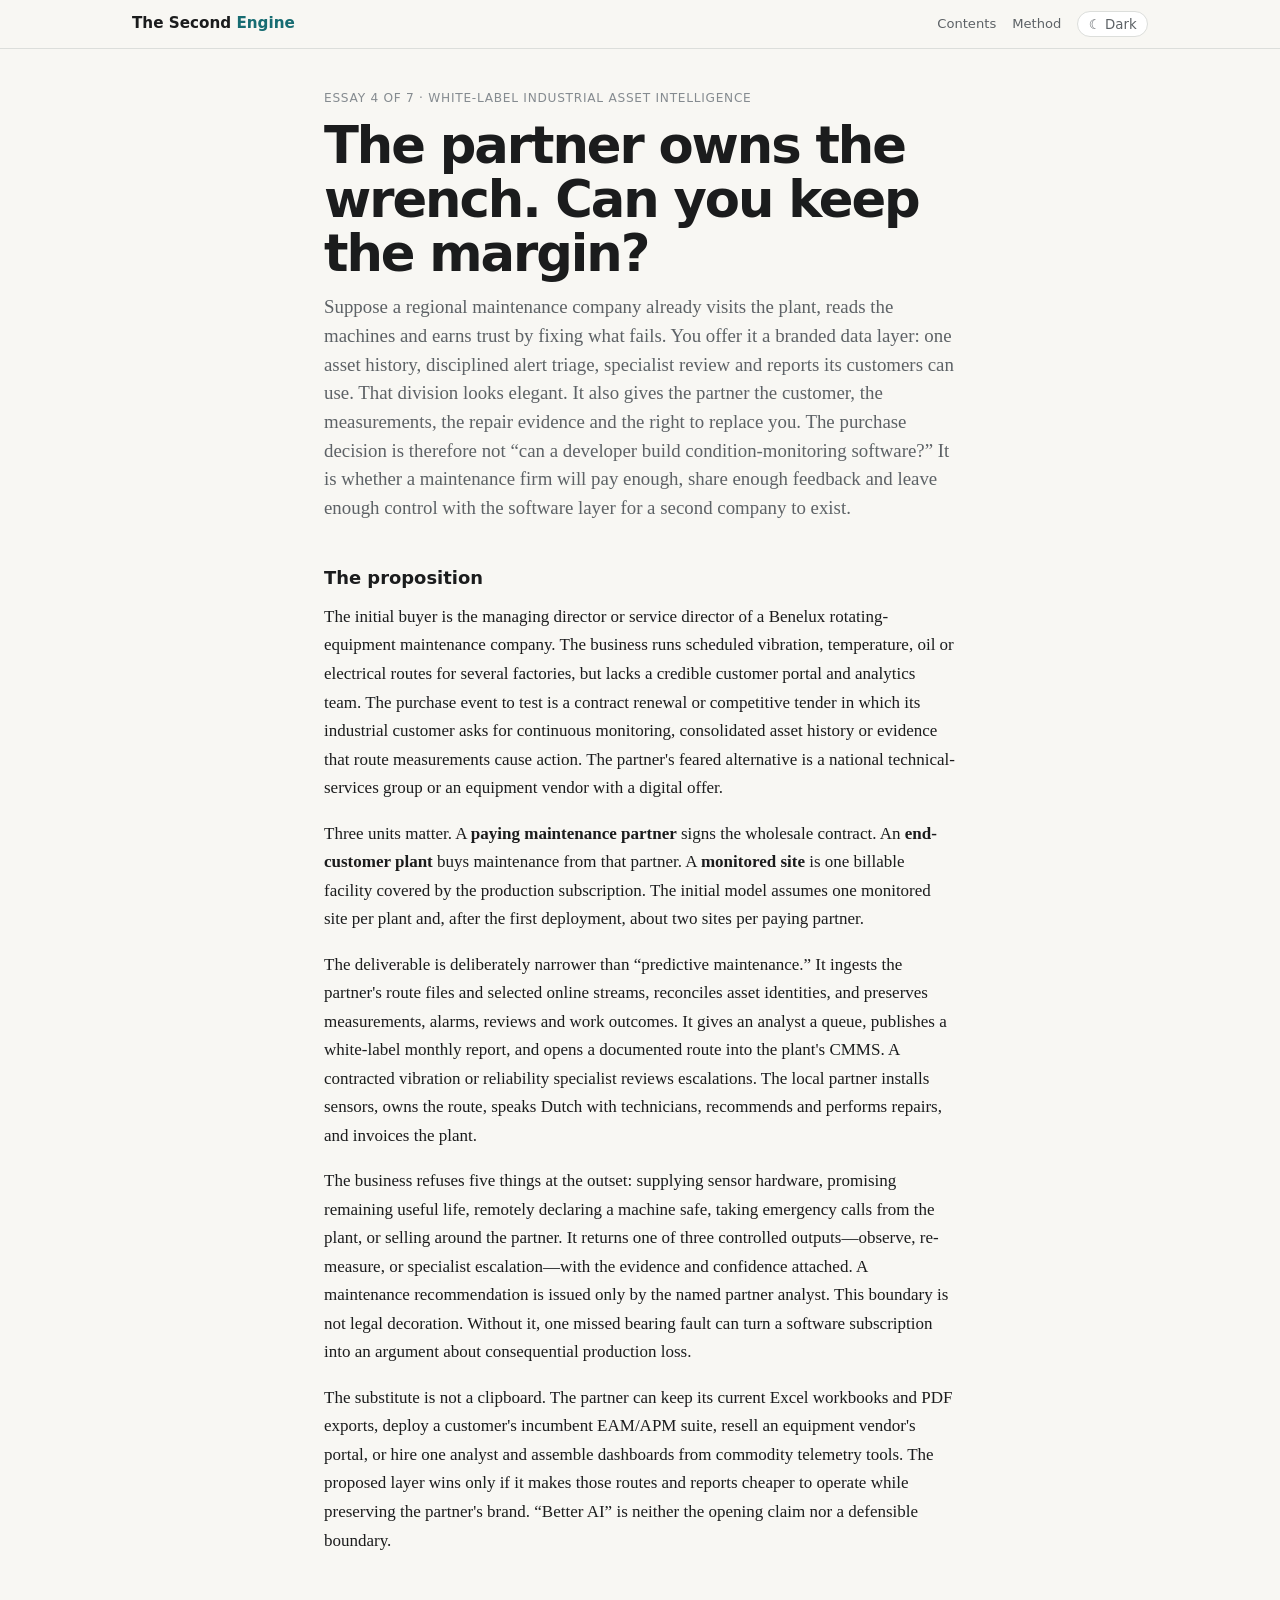
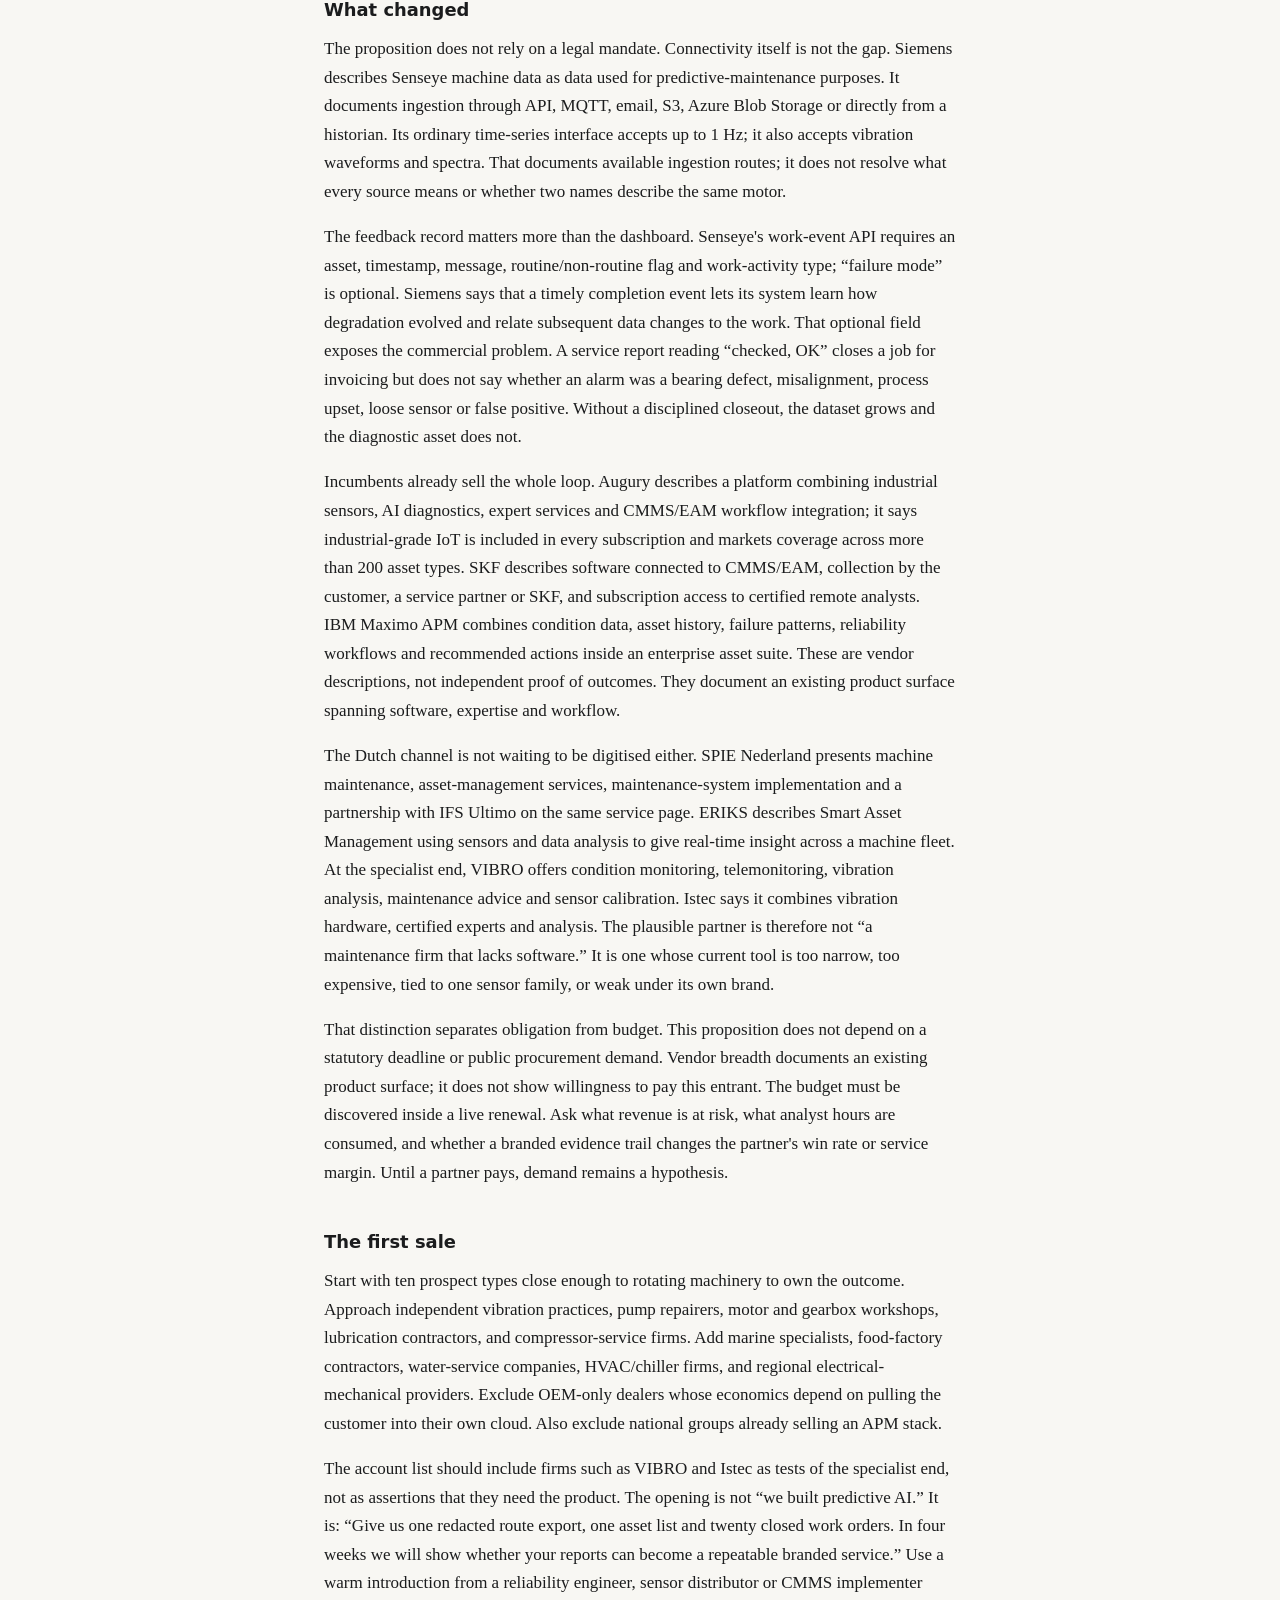
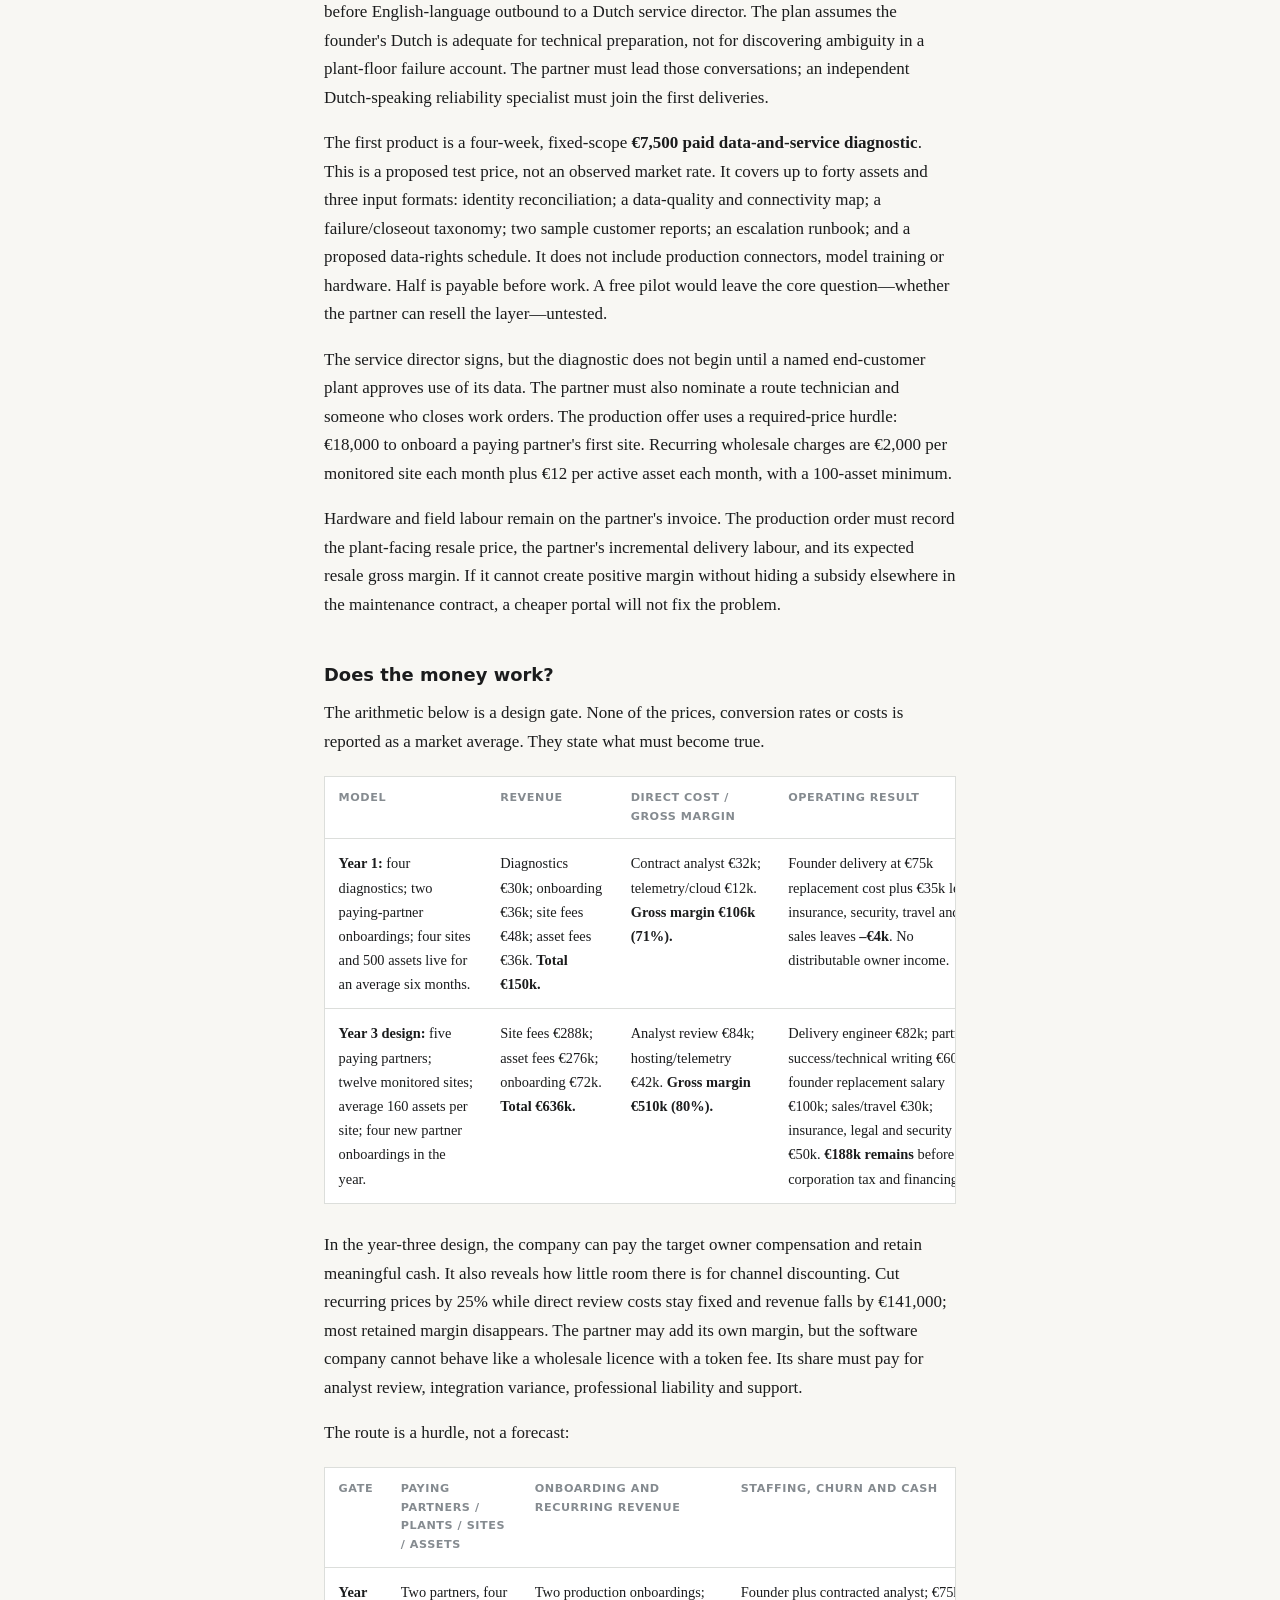
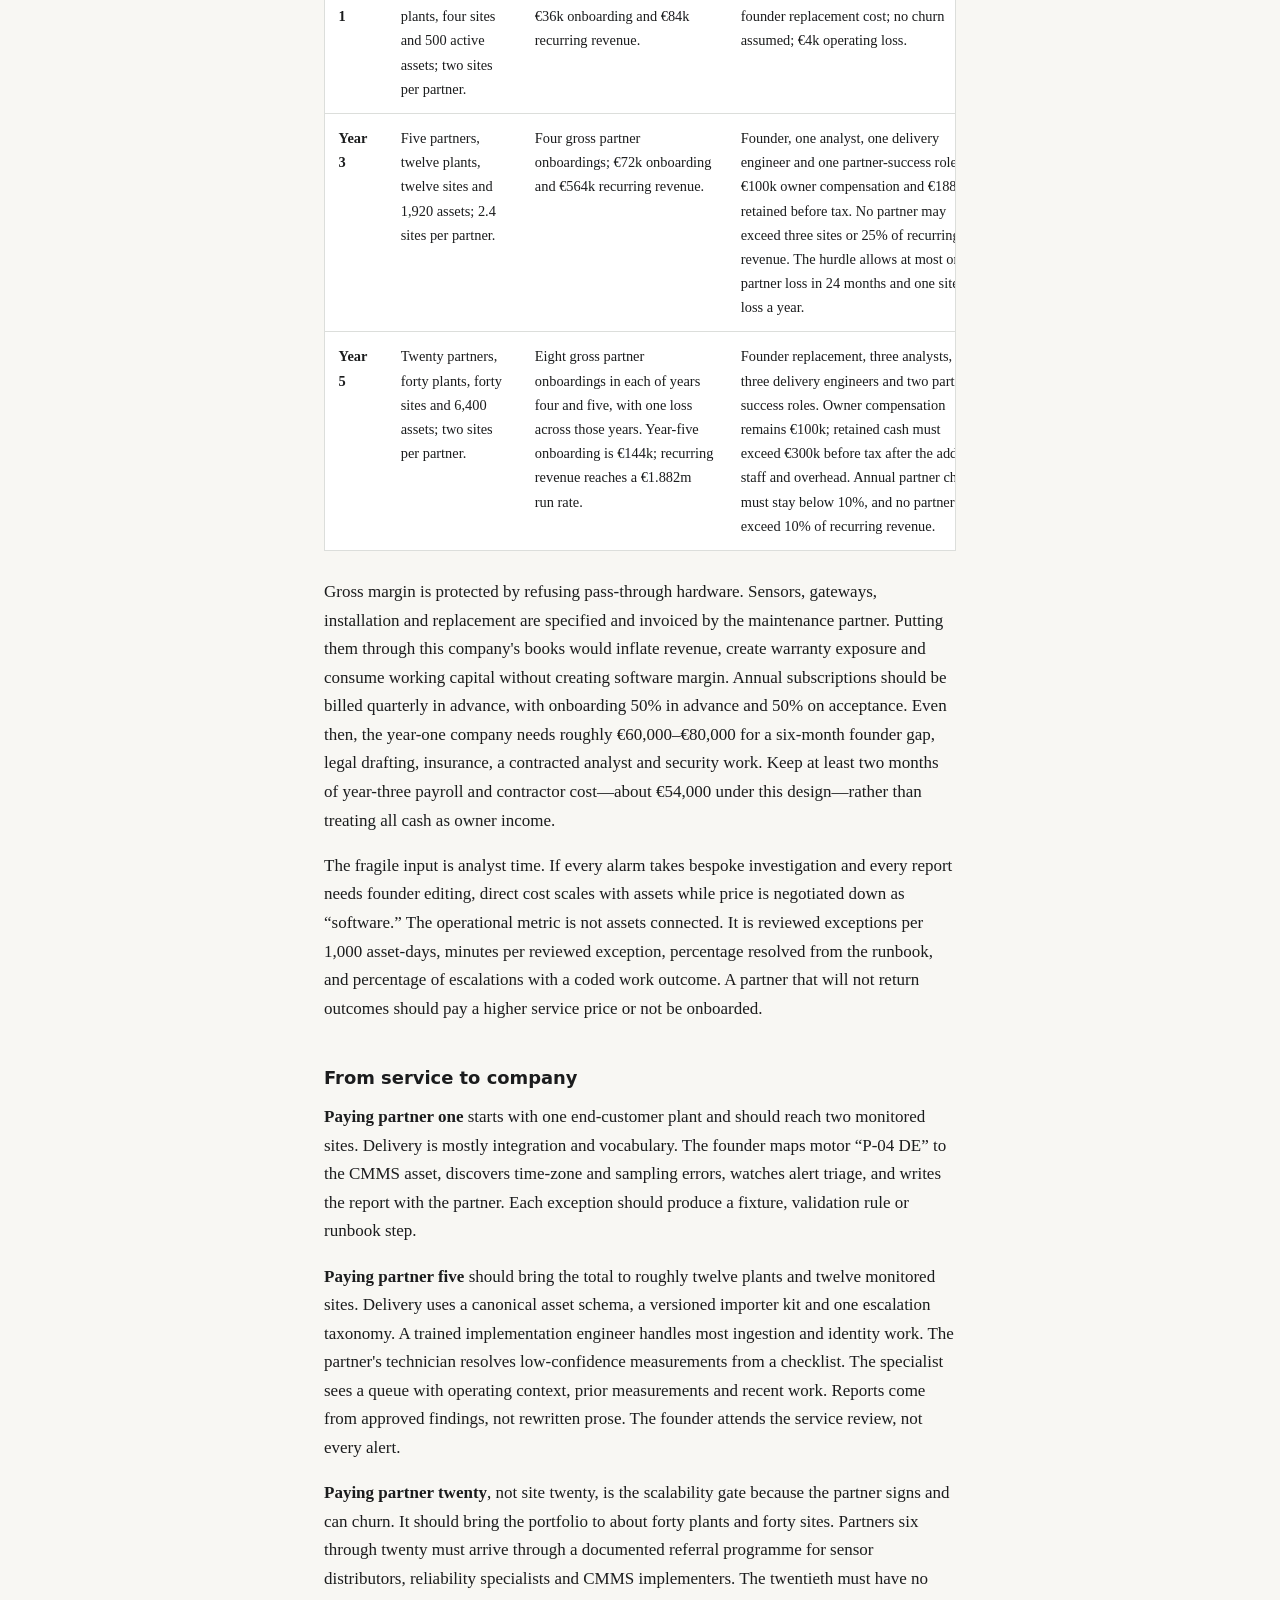
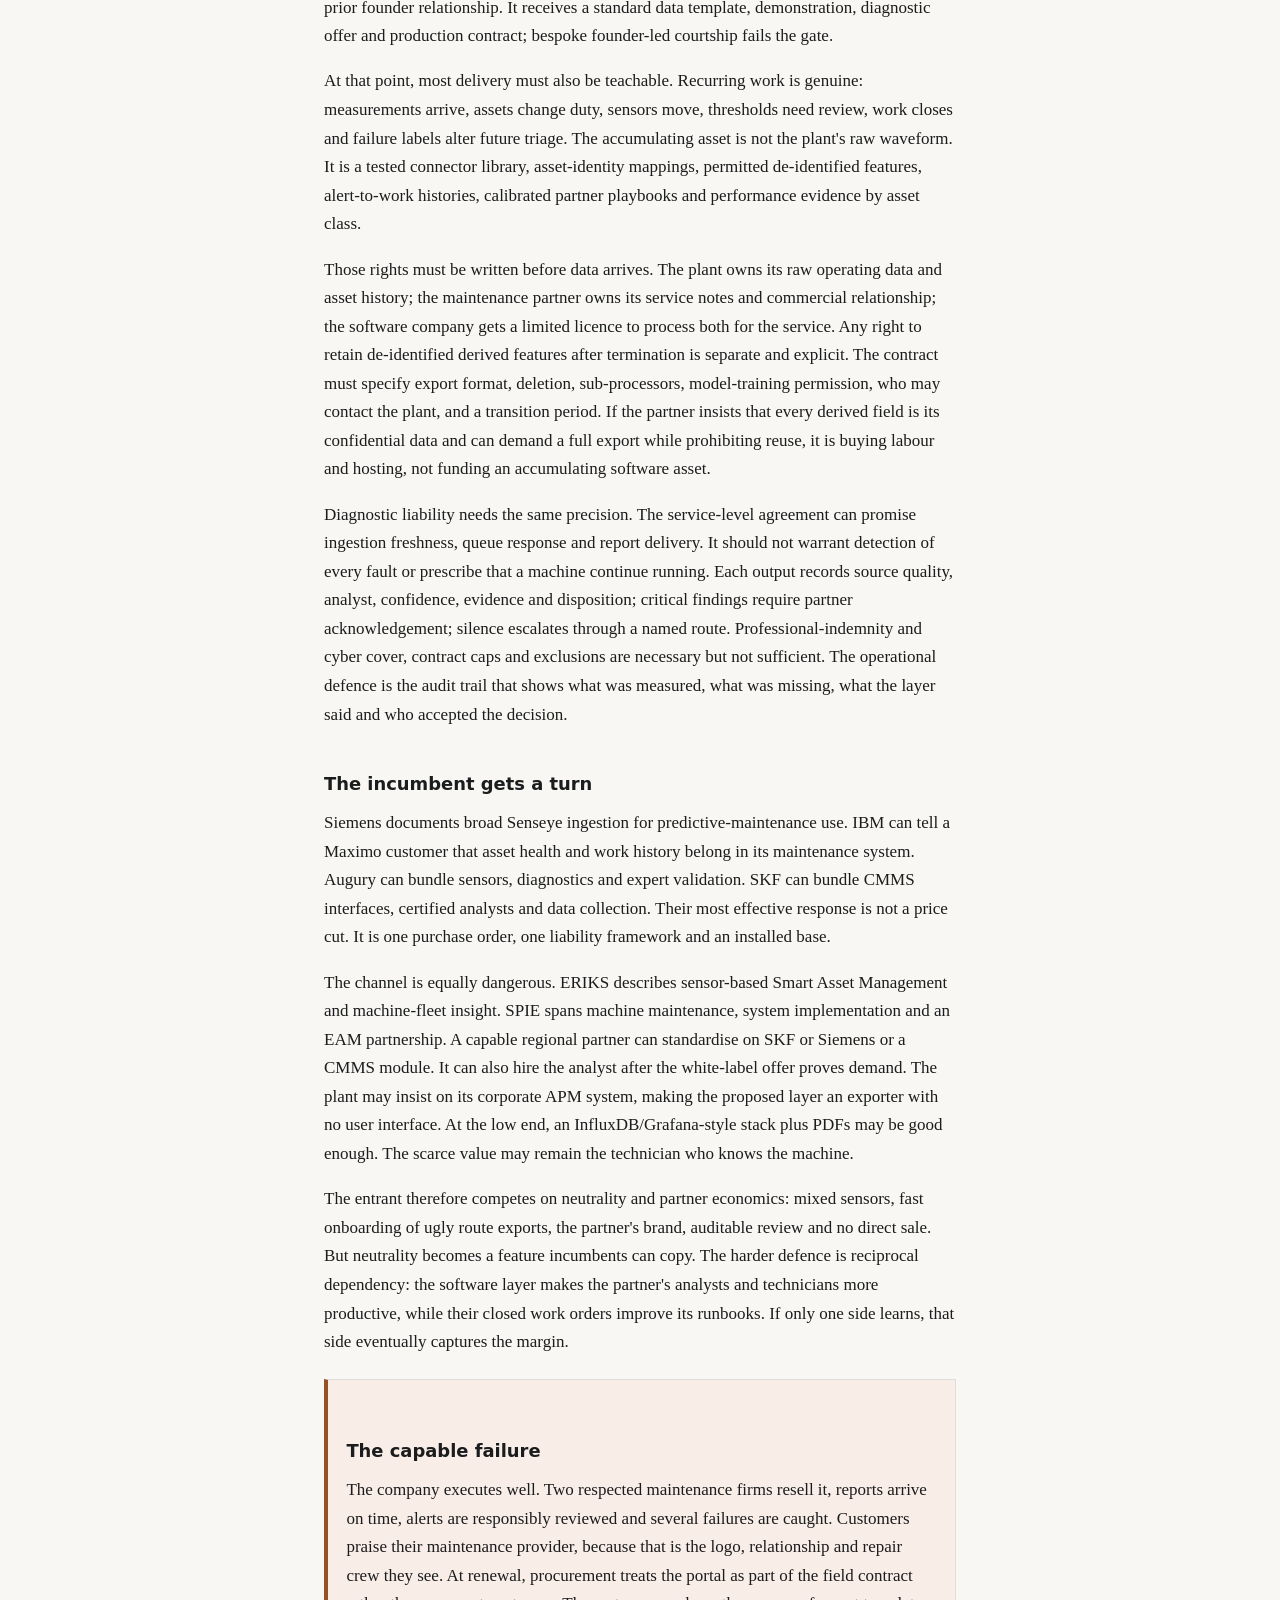
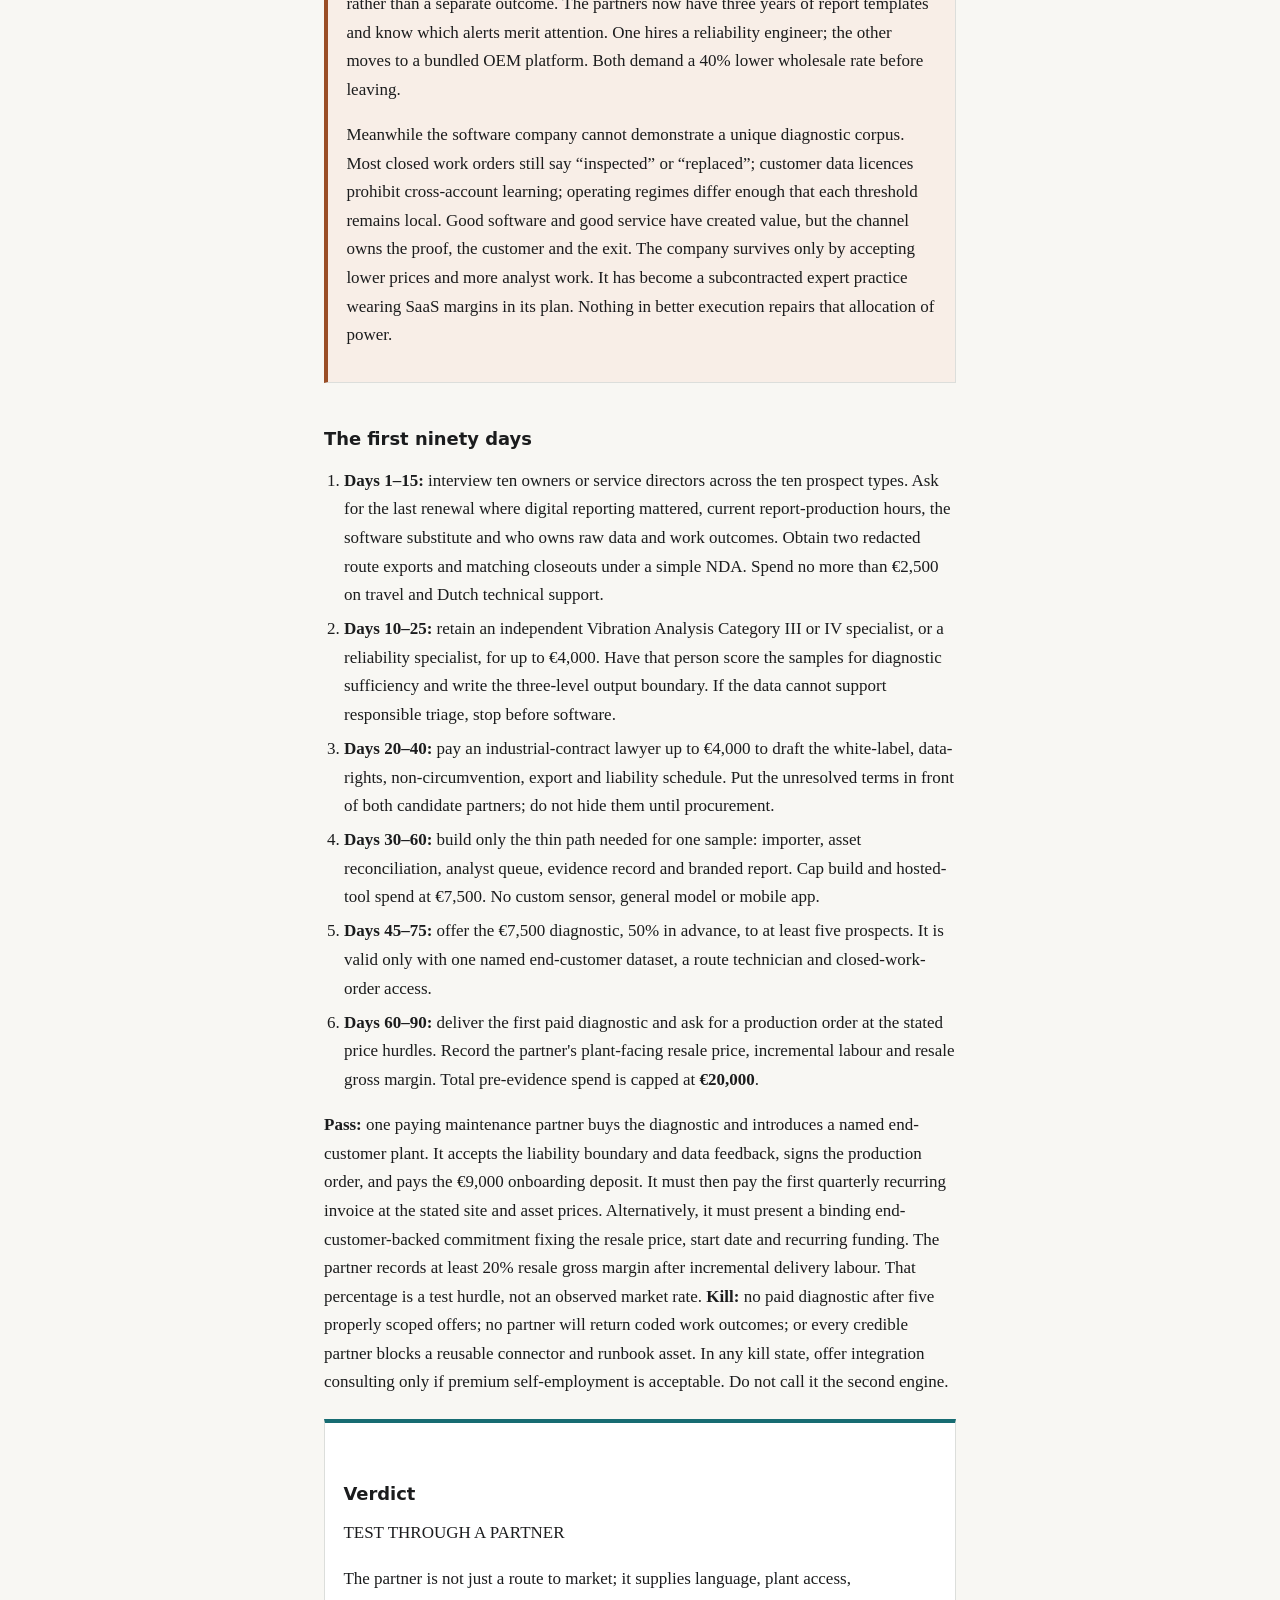
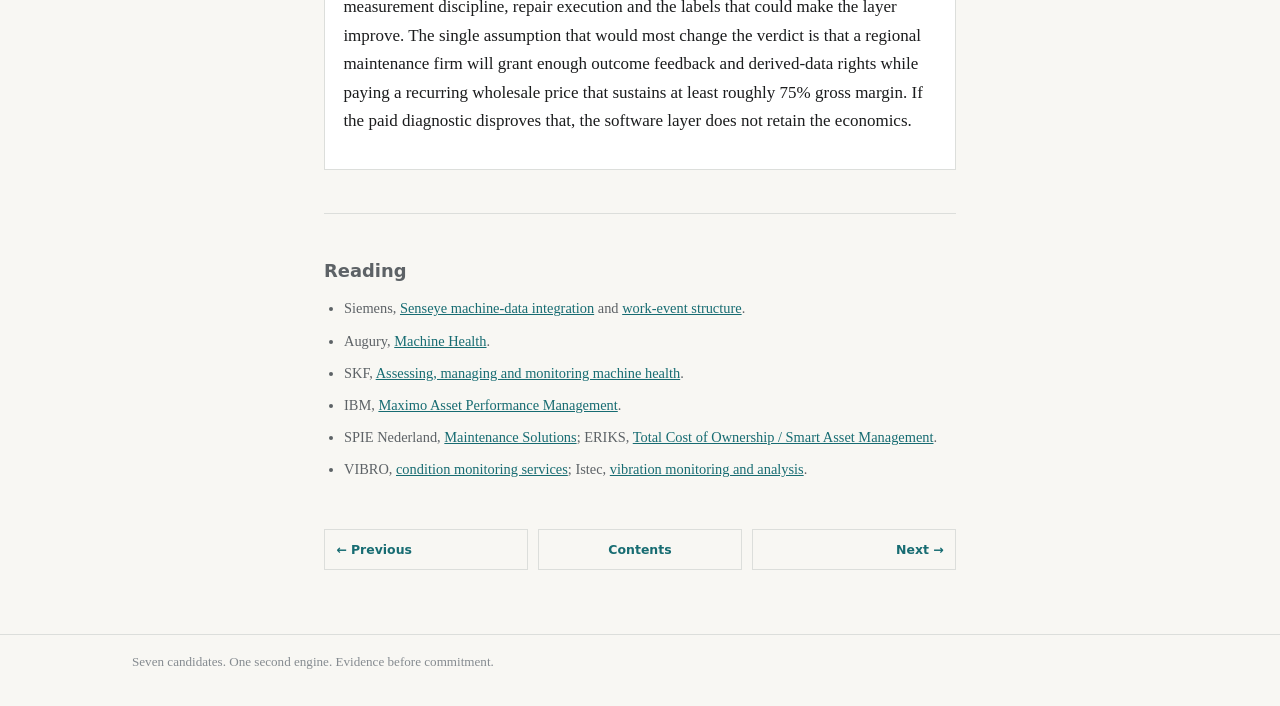
<file: chapters/04-asset-intelligence.html>
<!DOCTYPE html>
<html lang="en">
<head>
<meta charset="utf-8">
<meta name="viewport" content="width=device-width, initial-scale=1">
<title>The partner owns the wrench. Can you keep the margin? — The Second Engine</title>
<meta name="description" content="A test of a white-label condition-monitoring and asset-intelligence layer sold through industrial maintenance firms.">
<link rel="stylesheet" href="../static/style.css">
<script src="../static/theme.js"></script>
</head>
<body>
<header class="site-header">
  <div class="wrap">
    <a class="brand" href="../index.html">The Second <span>Engine</span></a>
    <nav class="site-nav">
      <a href="../index.html">Contents</a>
      <a href="../about.html">Method</a>
      <button class="theme-toggle" type="button">☾ Dark</button>
    </nav>
  </div>
</header>
<main class="wrap">
<p class="kicker">Essay 4 of 7 · White-label industrial asset intelligence</p>
<h1>The partner owns the wrench. Can you keep the margin?</h1>
<p class="lede">Suppose a regional maintenance company already visits the plant, reads the machines and earns trust by fixing what fails. You offer it a branded data layer: one asset history, disciplined alert triage, specialist review and reports its customers can use. That division looks elegant. It also gives the partner the customer, the measurements, the repair evidence and the right to replace you. The purchase decision is therefore not “can a developer build condition-monitoring software?” It is whether a maintenance firm will pay enough, share enough feedback and leave enough control with the software layer for a second company to exist.</p>

<section class="proposition">
<h2>The proposition</h2>
<p>The initial buyer is the managing director or service director of a Benelux rotating-equipment maintenance company. The business runs scheduled vibration, temperature, oil or electrical routes for several factories, but lacks a credible customer portal and analytics team. The purchase event to test is a contract renewal or competitive tender in which its industrial customer asks for continuous monitoring, consolidated asset history or evidence that route measurements cause action. The partner's feared alternative is a national technical-services group or an equipment vendor with a digital offer.</p>
<p>Three units matter. A <strong>paying maintenance partner</strong> signs the wholesale contract. An <strong>end-customer plant</strong> buys maintenance from that partner. A <strong>monitored site</strong> is one billable facility covered by the production subscription. The initial model assumes one monitored site per plant and, after the first deployment, about two sites per paying partner.</p>
<p>The deliverable is deliberately narrower than “predictive maintenance.” It ingests the partner's route files and selected online streams, reconciles asset identities, and preserves measurements, alarms, reviews and work outcomes. It gives an analyst a queue, publishes a white-label monthly report, and opens a documented route into the plant's CMMS. A contracted vibration or reliability specialist reviews escalations. The local partner installs sensors, owns the route, speaks Dutch with technicians, recommends and performs repairs, and invoices the plant.</p>
<p>The business refuses five things at the outset: supplying sensor hardware, promising remaining useful life, remotely declaring a machine safe, taking emergency calls from the plant, or selling around the partner. It returns one of three controlled outputs—observe, re-measure, or specialist escalation—with the evidence and confidence attached. A maintenance recommendation is issued only by the named partner analyst. This boundary is not legal decoration. Without it, one missed bearing fault can turn a software subscription into an argument about consequential production loss.</p>
<p>The substitute is not a clipboard. The partner can keep its current Excel workbooks and PDF exports, <!-- CHECK: 04-excel-pdf-substitute --> deploy a customer's incumbent EAM/APM suite, resell an equipment vendor's portal, or hire one analyst and assemble dashboards from commodity telemetry tools. The proposed layer wins only if it makes those routes and reports cheaper to operate while preserving the partner's brand. “Better AI” is neither the opening claim nor a defensible boundary.</p>
</section>

<section class="changed">
<h2>What changed</h2>
<p>The proposition does not rely on a legal mandate. Connectivity itself is not the gap. Siemens describes Senseye machine data as data used for predictive-maintenance purposes. It documents ingestion through API, MQTT, email, S3, Azure Blob Storage or directly from a historian. Its ordinary time-series interface accepts up to 1 Hz; it also accepts vibration waveforms and spectra. <!-- CHECK: 04-senseye-ingestion --> That documents available ingestion routes; it does not resolve what every source means or whether two names describe the same motor.</p>
<p>The feedback record matters more than the dashboard. Senseye's work-event API requires an asset, timestamp, message, routine/non-routine flag and work-activity type; “failure mode” is optional. Siemens says that a timely completion event lets its system learn how degradation evolved and relate subsequent data changes to the work. <!-- CHECK: 04-senseye-work-events --> That optional field exposes the commercial problem. A service report reading “checked, OK” closes a job for invoicing but does not say whether an alarm was a bearing defect, misalignment, process upset, loose sensor or false positive. Without a disciplined closeout, the dataset grows and the diagnostic asset does not.</p>
<p>Incumbents already sell the whole loop. Augury describes a platform combining industrial sensors, AI diagnostics, expert services and CMMS/EAM workflow integration; it says industrial-grade IoT is included in every subscription and markets coverage across more than 200 asset types. <!-- CHECK: 04-augury-bundle --> SKF describes software connected to CMMS/EAM, collection by the customer, a service partner or SKF, and subscription access to certified remote analysts. <!-- CHECK: 04-skf-bundle --> IBM Maximo APM combines condition data, asset history, failure patterns, reliability workflows and recommended actions inside an enterprise asset suite. <!-- CHECK: 04-maximo-bundle --> These are vendor descriptions, not independent proof of outcomes. They document an existing product surface spanning software, expertise and workflow.</p>
<p>The Dutch channel is not waiting to be digitised either. SPIE Nederland presents machine maintenance, asset-management services, maintenance-system implementation and a partnership with IFS Ultimo on the same service page. <!-- CHECK: 04-spie-offer --> ERIKS describes Smart Asset Management using sensors and data analysis to give real-time insight across a machine fleet. <!-- CHECK: 04-eriks-offer --> At the specialist end, VIBRO offers condition monitoring, telemonitoring, vibration analysis, maintenance advice and sensor calibration. <!-- CHECK: 04-vibro-offer --> Istec says it combines vibration hardware, certified experts and analysis. <!-- CHECK: 04-istec-offer --> The plausible partner is therefore not “a maintenance firm that lacks software.” It is one whose current tool is too narrow, too expensive, tied to one sensor family, or weak under its own brand.</p>
<p>That distinction separates obligation from budget. This proposition does not depend on a statutory deadline or public procurement demand. Vendor breadth documents an existing product surface; it does not show willingness to pay this entrant. The budget must be discovered inside a live renewal. Ask what revenue is at risk, what analyst hours are consumed, and whether a branded evidence trail changes the partner's win rate or service margin. Until a partner pays, demand remains a hypothesis.</p>
</section>

<section class="sale">
<h2>The first sale</h2>
<p>Start with ten prospect types close enough to rotating machinery to own the outcome. Approach independent vibration practices, pump repairers, motor and gearbox workshops, lubrication contractors, and compressor-service firms. Add marine specialists, food-factory contractors, water-service companies, HVAC/chiller firms, and regional electrical-mechanical providers. Exclude OEM-only dealers whose economics depend on pulling the customer into their own cloud. Also exclude national groups already selling an APM stack.</p>
<p>The account list should include firms such as VIBRO and Istec <!-- CHECK: 04-vibro-offer --> <!-- CHECK: 04-istec-offer --> as tests of the specialist end, not as assertions that they need the product. The opening is not “we built predictive AI.” It is: “Give us one redacted route export, one asset list and twenty closed work orders. In four weeks we will show whether your reports can become a repeatable branded service.” Use a warm introduction from a reliability engineer, sensor distributor or CMMS implementer before English-language outbound to a Dutch service director. The plan assumes the founder's Dutch is adequate for technical preparation, not for discovering ambiguity in a plant-floor failure account. The partner must lead those conversations; an independent Dutch-speaking reliability specialist must join the first deliveries.</p>
<p>The first product is a four-week, fixed-scope <strong>€7,500 paid data-and-service diagnostic</strong>. This is a proposed test price, not an observed market rate. It covers up to forty assets and three input formats: identity reconciliation; a data-quality and connectivity map; a failure/closeout taxonomy; two sample customer reports; an escalation runbook; and a proposed data-rights schedule. It does not include production connectors, model training or hardware. Half is payable before work. A free pilot would leave the core question—whether the partner can resell the layer—untested.</p>
<p>The service director signs, but the diagnostic does not begin until a named end-customer plant approves use of its data. The partner must also nominate a route technician and someone who closes work orders. The production offer uses a required-price hurdle: €18,000 to onboard a paying partner's first site. Recurring wholesale charges are €2,000 per monitored site each month plus €12 per active asset each month, with a 100-asset minimum.</p>
<p>Hardware and field labour remain on the partner's invoice. The production order must record the plant-facing resale price, the partner's incremental delivery labour, and its expected resale gross margin. If it cannot create positive margin without hiding a subsidy elsewhere in the maintenance contract, a cheaper portal will not fix the problem.</p>
</section>

<section class="economics">
<h2>Does the money work?</h2>
<p>The arithmetic below is a design gate. None of the prices, conversion rates or costs is reported as a market average. They state what must become true.</p>
<div class="ledger-wrap"><table class="ledger">
<thead><tr><th>Model</th><th>Revenue</th><th>Direct cost / gross margin</th><th>Operating result</th></tr></thead>
<tbody>
<tr><td><strong>Year 1:</strong> four diagnostics; two paying-partner onboardings; four sites and 500 assets live for an average six months.</td><td>Diagnostics €30k; onboarding €36k; site fees €48k; asset fees €36k. <strong>Total €150k.</strong></td><td>Contract analyst €32k; telemetry/cloud €12k. <strong>Gross margin €106k (71%).</strong></td><td>Founder delivery at €75k replacement cost plus €35k legal, insurance, security, travel and sales leaves <strong>–€4k</strong>. No distributable owner income.</td></tr>
<tr><td><strong>Year 3 design:</strong> five paying partners; twelve monitored sites; average 160 assets per site; four new partner onboardings in the year.</td><td>Site fees €288k; asset fees €276k; onboarding €72k. <strong>Total €636k.</strong></td><td>Analyst review €84k; hosting/telemetry €42k. <strong>Gross margin €510k (80%).</strong></td><td>Delivery engineer €82k; partner success/technical writing €60k; founder replacement salary €100k; sales/travel €30k; insurance, legal and security €50k. <strong>€188k remains</strong> before corporation tax and financing.</td></tr>
</tbody></table></div>
<p>In the year-three design, the company can pay the target owner compensation and retain meaningful cash. It also reveals how little room there is for channel discounting. Cut recurring prices by 25% while direct review costs stay fixed and revenue falls by €141,000; most retained margin disappears. The partner may add its own margin, but the software company cannot behave like a wholesale licence with a token fee. Its share must pay for analyst review, integration variance, professional liability and support.</p>
<p>The route is a hurdle, not a forecast:</p>
<div class="ledger-wrap"><table class="ledger">
<thead><tr><th>Gate</th><th>Paying partners / plants / sites / assets</th><th>Onboarding and recurring revenue</th><th>Staffing, churn and cash</th></tr></thead>
<tbody>
<tr><td><strong>Year 1</strong></td><td>Two partners, four plants, four sites and 500 active assets; two sites per partner.</td><td>Two production onboardings; €36k onboarding and €84k recurring revenue.</td><td>Founder plus contracted analyst; €75k founder replacement cost; no churn assumed; €4k operating loss.</td></tr>
<tr><td><strong>Year 3</strong></td><td>Five partners, twelve plants, twelve sites and 1,920 assets; 2.4 sites per partner.</td><td>Four gross partner onboardings; €72k onboarding and €564k recurring revenue.</td><td>Founder, one analyst, one delivery engineer and one partner-success role. €100k owner compensation and €188k retained before tax. No partner may exceed three sites or 25% of recurring revenue. The hurdle allows at most one partner loss in 24 months and one site loss a year.</td></tr>
<tr><td><strong>Year 5</strong></td><td>Twenty partners, forty plants, forty sites and 6,400 assets; two sites per partner.</td><td>Eight gross partner onboardings in each of years four and five, with one loss across those years. Year-five onboarding is €144k; recurring revenue reaches a €1.882m run rate.</td><td>Founder replacement, three analysts, three delivery engineers and two partner-success roles. Owner compensation remains €100k; retained cash must exceed €300k before tax after the added staff and overhead. Annual partner churn must stay below 10%, and no partner may exceed 10% of recurring revenue.</td></tr>
</tbody></table></div>
<p>Gross margin is protected by refusing pass-through hardware. Sensors, gateways, installation and replacement are specified and invoiced by the maintenance partner. Putting them through this company's books would inflate revenue, create warranty exposure and consume working capital without creating software margin. Annual subscriptions should be billed quarterly in advance, with onboarding 50% in advance and 50% on acceptance. Even then, the year-one company needs roughly €60,000–€80,000 for a six-month founder gap, legal drafting, insurance, a contracted analyst and security work. Keep at least two months of year-three payroll and contractor cost—about €54,000 under this design—rather than treating all cash as owner income.</p>
<p>The fragile input is analyst time. If every alarm takes bespoke investigation and every report needs founder editing, direct cost scales with assets while price is negotiated down as “software.” The operational metric is not assets connected. It is reviewed exceptions per 1,000 asset-days, minutes per reviewed exception, percentage resolved from the runbook, and percentage of escalations with a coded work outcome. A partner that will not return outcomes should pay a higher service price or not be onboarded.</p>
</section>

<section class="scale">
<h2>From service to company</h2>
<p><strong>Paying partner one</strong> starts with one end-customer plant and should reach two monitored sites. Delivery is mostly integration and vocabulary. The founder maps motor “P-04 DE” to the CMMS asset, discovers time-zone and sampling errors, watches alert triage, and writes the report with the partner. Each exception should produce a fixture, validation rule or runbook step.</p>
<p><strong>Paying partner five</strong> should bring the total to roughly twelve plants and twelve monitored sites. Delivery uses a canonical asset schema, a versioned importer kit and one escalation taxonomy. A trained implementation engineer handles most ingestion and identity work. The partner's technician resolves low-confidence measurements from a checklist. The specialist sees a queue with operating context, prior measurements and recent work. Reports come from approved findings, not rewritten prose. The founder attends the service review, not every alert.</p>
<p><strong>Paying partner twenty</strong>, not site twenty, is the scalability gate because the partner signs and can churn. It should bring the portfolio to about forty plants and forty sites. Partners six through twenty must arrive through a documented referral programme for sensor distributors, reliability specialists and CMMS implementers. The twentieth must have no prior founder relationship. It receives a standard data template, demonstration, diagnostic offer and production contract; bespoke founder-led courtship fails the gate.</p>
<p>At that point, most delivery must also be teachable. Recurring work is genuine: measurements arrive, assets change duty, sensors move, thresholds need review, work closes and failure labels alter future triage. The accumulating asset is not the plant's raw waveform. It is a tested connector library, asset-identity mappings, permitted de-identified features, alert-to-work histories, calibrated partner playbooks and performance evidence by asset class.</p>
<p>Those rights must be written before data arrives. The plant owns its raw operating data and asset history; the maintenance partner owns its service notes and commercial relationship; the software company gets a limited licence to process both for the service. Any right to retain de-identified derived features after termination is separate and explicit. The contract must specify export format, deletion, sub-processors, model-training permission, who may contact the plant, and a transition period. If the partner insists that every derived field is its confidential data and can demand a full export while prohibiting reuse, it is buying labour and hosting, not funding an accumulating software asset.</p>
<p>Diagnostic liability needs the same precision. The service-level agreement can promise ingestion freshness, queue response and report delivery. It should not warrant detection of every fault or prescribe that a machine continue running. Each output records source quality, analyst, confidence, evidence and disposition; critical findings require partner acknowledgement; silence escalates through a named route. Professional-indemnity and cyber cover, contract caps and exclusions are necessary but not sufficient. The operational defence is the audit trail that shows what was measured, what was missing, what the layer said and who accepted the decision.</p>
</section>

<section class="competition">
<h2>The incumbent gets a turn</h2>
<p>Siemens documents broad Senseye ingestion for predictive-maintenance use. <!-- CHECK: 04-senseye-ingestion --> IBM can tell a Maximo customer that asset health and work history belong in its maintenance system. <!-- CHECK: 04-maximo-bundle --> Augury can bundle sensors, diagnostics and expert validation. <!-- CHECK: 04-augury-bundle --> SKF can bundle CMMS interfaces, certified analysts and data collection. <!-- CHECK: 04-skf-bundle --> Their most effective response is not a price cut. It is one purchase order, one liability framework and an installed base.</p>
<p>The channel is equally dangerous. ERIKS describes sensor-based Smart Asset Management and machine-fleet insight. <!-- CHECK: 04-eriks-offer --> SPIE spans machine maintenance, system implementation and an EAM partnership. <!-- CHECK: 04-spie-offer --> A capable regional partner can standardise on SKF or Siemens <!-- CHECK: 04-skf-bundle --> <!-- CHECK: 04-senseye-ingestion --> or a CMMS module. It can also hire the analyst after the white-label offer proves demand. The plant may insist on its corporate APM system, making the proposed layer an exporter with no user interface. At the low end, an InfluxDB/Grafana-style stack plus PDFs may be good enough. <!-- CHECK: 04-influx-grafana-substitute --> <!-- CHECK: 04-excel-pdf-substitute --> The scarce value may remain the technician who knows the machine.</p>
<p>The entrant therefore competes on neutrality and partner economics: mixed sensors, fast onboarding of ugly route exports, the partner's brand, auditable review and no direct sale. But neutrality becomes a feature incumbents can copy. The harder defence is reciprocal dependency: the software layer makes the partner's analysts and technicians more productive, while their closed work orders improve its runbooks. If only one side learns, that side eventually captures the margin.</p>
</section>

<div class="counter">
<h2>The capable failure</h2>
<p>The company executes well. Two respected maintenance firms resell it, reports arrive on time, alerts are responsibly reviewed and several failures are caught. Customers praise their maintenance provider, because that is the logo, relationship and repair crew they see. At renewal, procurement treats the portal as part of the field contract rather than a separate outcome. The partners now have three years of report templates and know which alerts merit attention. One hires a reliability engineer; the other moves to a bundled OEM platform. Both demand a 40% lower wholesale rate before leaving.</p>
<p>Meanwhile the software company cannot demonstrate a unique diagnostic corpus. Most closed work orders still say “inspected” or “replaced”; customer data licences prohibit cross-account learning; operating regimes differ enough that each threshold remains local. Good software and good service have created value, but the channel owns the proof, the customer and the exit. The company survives only by accepting lower prices and more analyst work. It has become a subcontracted expert practice wearing SaaS margins in its plan. Nothing in better execution repairs that allocation of power.</p>
</div>

<section class="monday">
<h2>The first ninety days</h2>
<ol>
<li><strong>Days 1–15:</strong> interview ten owners or service directors across the ten prospect types. Ask for the last renewal where digital reporting mattered, current report-production hours, the software substitute and who owns raw data and work outcomes. Obtain two redacted route exports and matching closeouts under a simple NDA. Spend no more than €2,500 on travel and Dutch technical support.</li>
<li><strong>Days 10–25:</strong> retain an independent Vibration Analysis Category III or IV specialist, or a reliability specialist, for up to €4,000. <!-- CHECK: 04-vibration-certification --> Have that person score the samples for diagnostic sufficiency and write the three-level output boundary. If the data cannot support responsible triage, stop before software.</li>
<li><strong>Days 20–40:</strong> pay an industrial-contract lawyer up to €4,000 to draft the white-label, data-rights, non-circumvention, export and liability schedule. Put the unresolved terms in front of both candidate partners; do not hide them until procurement.</li>
<li><strong>Days 30–60:</strong> build only the thin path needed for one sample: importer, asset reconciliation, analyst queue, evidence record and branded report. Cap build and hosted-tool spend at €7,500. No custom sensor, general model or mobile app.</li>
<li><strong>Days 45–75:</strong> offer the €7,500 diagnostic, 50% in advance, to at least five prospects. It is valid only with one named end-customer dataset, a route technician and closed-work-order access.</li>
<li><strong>Days 60–90:</strong> deliver the first paid diagnostic and ask for a production order at the stated price hurdles. Record the partner's plant-facing resale price, incremental labour and resale gross margin. Total pre-evidence spend is capped at <strong>€20,000</strong>.</li>
</ol>
<p><strong>Pass:</strong> one paying maintenance partner buys the diagnostic and introduces a named end-customer plant. It accepts the liability boundary and data feedback, signs the production order, and pays the €9,000 onboarding deposit. It must then pay the first quarterly recurring invoice at the stated site and asset prices. Alternatively, it must present a binding end-customer-backed commitment fixing the resale price, start date and recurring funding. The partner records at least 20% resale gross margin after incremental delivery labour. That percentage is a test hurdle, not an observed market rate. <strong>Kill:</strong> no paid diagnostic after five properly scoped offers; no partner will return coded work outcomes; or every credible partner blocks a reusable connector and runbook asset. In any kill state, offer integration consulting only if premium self-employment is acceptable. Do not call it the second engine.</p>
</section>

<div class="verdict-box">
<h2>Verdict</h2>
<p class="verdict">TEST THROUGH A PARTNER</p>
<p>The partner is not just a route to market; it supplies language, plant access, measurement discipline, repair execution and the labels that could make the layer improve. The single assumption that would most change the verdict is that a regional maintenance firm will grant enough outcome feedback and derived-data rights while paying a recurring wholesale price that sustains at least roughly 75% gross margin. If the paid diagnostic disproves that, the software layer does not retain the economics.</p>
</div>

<div class="reading">
<h2>Reading</h2>
<ul>
<li>Siemens, <a href="https://developer.siemens.com/senseye/machine/index.html">Senseye machine-data integration</a> and <a href="https://developer.siemens.com/senseye/workorders/structure.html">work-event structure</a>.</li>
<li>Augury, <a href="https://www.augury.com/machine-health/">Machine Health</a>.</li>
<li>SKF, <a href="https://cdn.skfmediahub.skf.com/api/public/0901d1968043cda1/pdf_preview_medium/0901d1968043cda1_pdf_preview_medium.pdf">Assessing, managing and monitoring machine health</a>.</li>
<li>IBM, <a href="https://www.ibm.com/products/maximo/asset-performance-management">Maximo Asset Performance Management</a>.</li>
<li>SPIE Nederland, <a href="https://www.spie-nl.com/oplossing/maintenance-solutions">Maintenance Solutions</a>; ERIKS, <a href="https://eriks.com/be/nl/oplossingen/engineering-maatwerkoplossingen/tco-total-cost-of-ownership">Total Cost of Ownership / Smart Asset Management</a>.</li>
<li>VIBRO, <a href="https://vibro.nl/en/">condition monitoring services</a>; Istec, <a href="https://www.istec.com/">vibration monitoring and analysis</a>.</li>
</ul>
</div>

<nav class="chapter-nav" aria-label="Essay navigation">
  <a href="06-grid-capacity-hubs.html">← Previous</a>
  <a href="../index.html">Contents</a>
  <a href="07-eudi-wallet-acceptance.html">Next →</a>
</nav>
</main>
<footer class="site-footer"><div class="wrap"><p>Seven candidates. One second engine. Evidence before commitment.</p></div></footer>
</body>
</html>
</file>
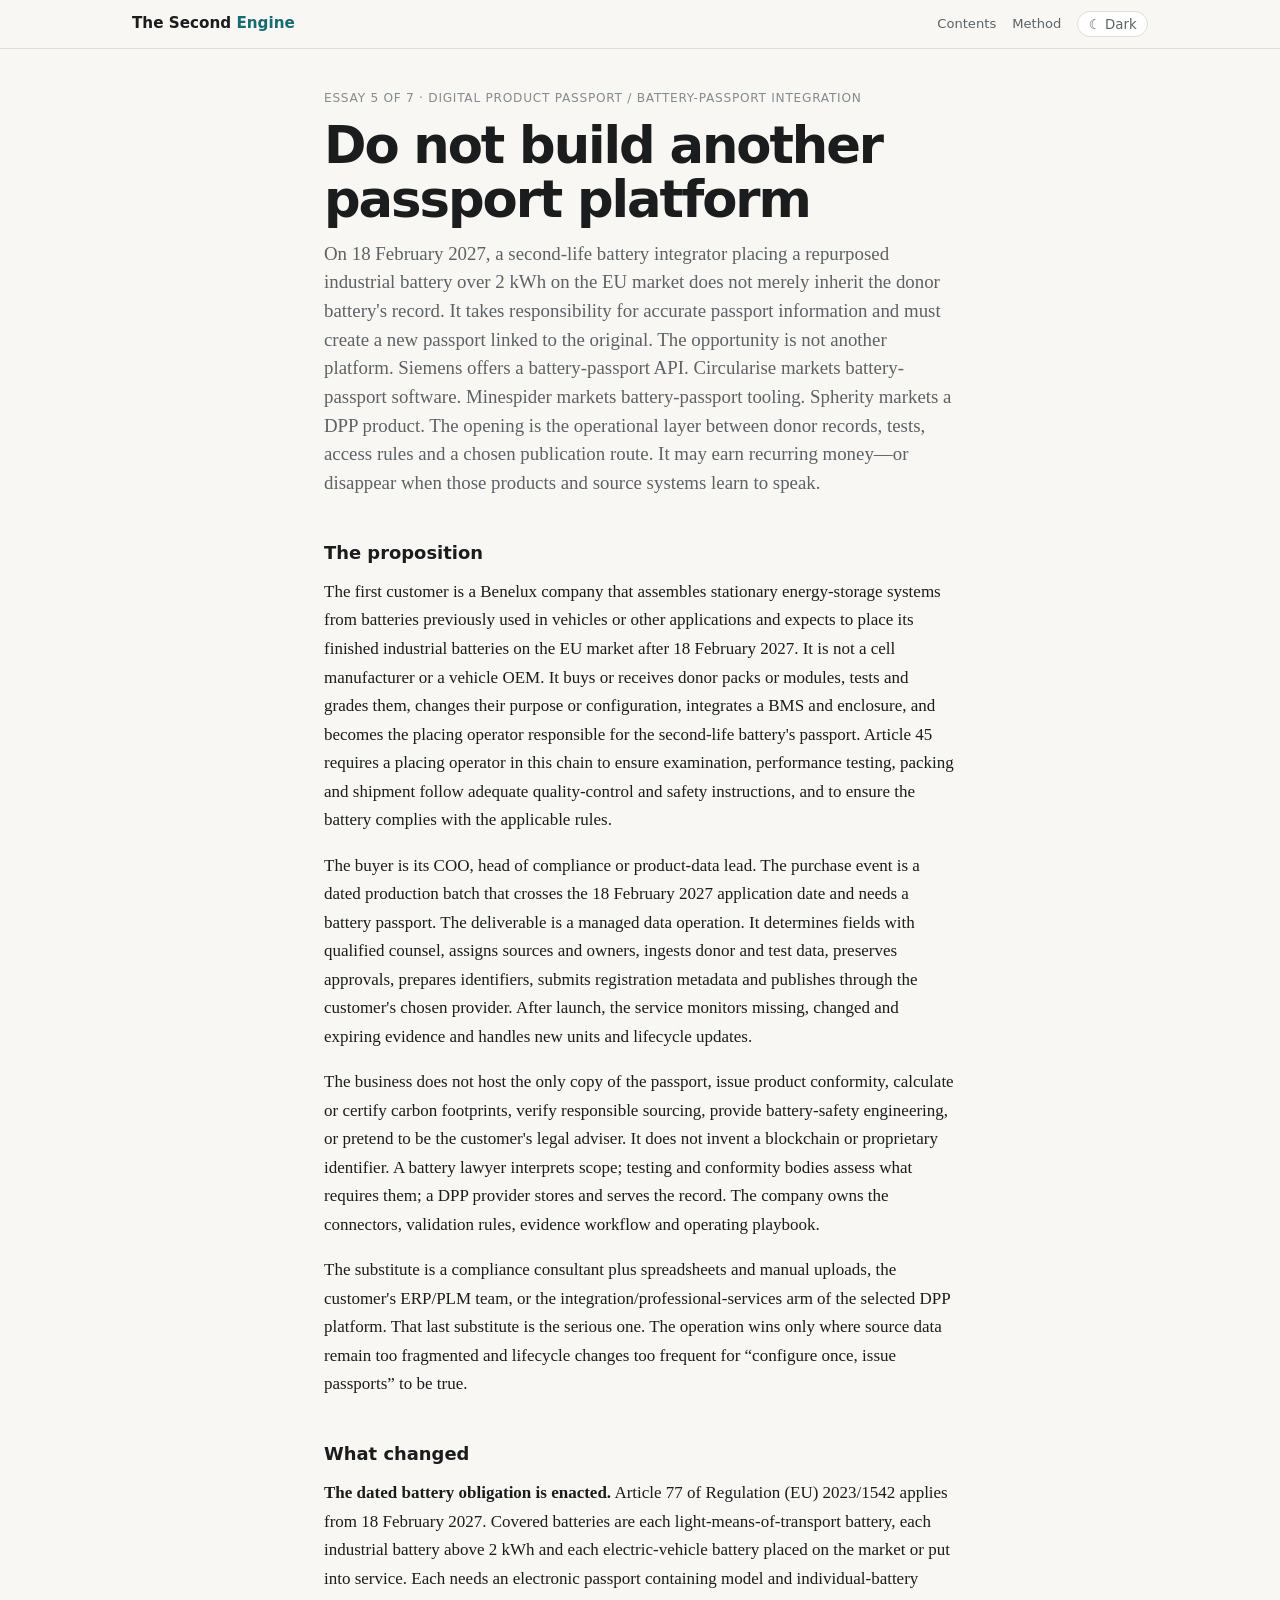
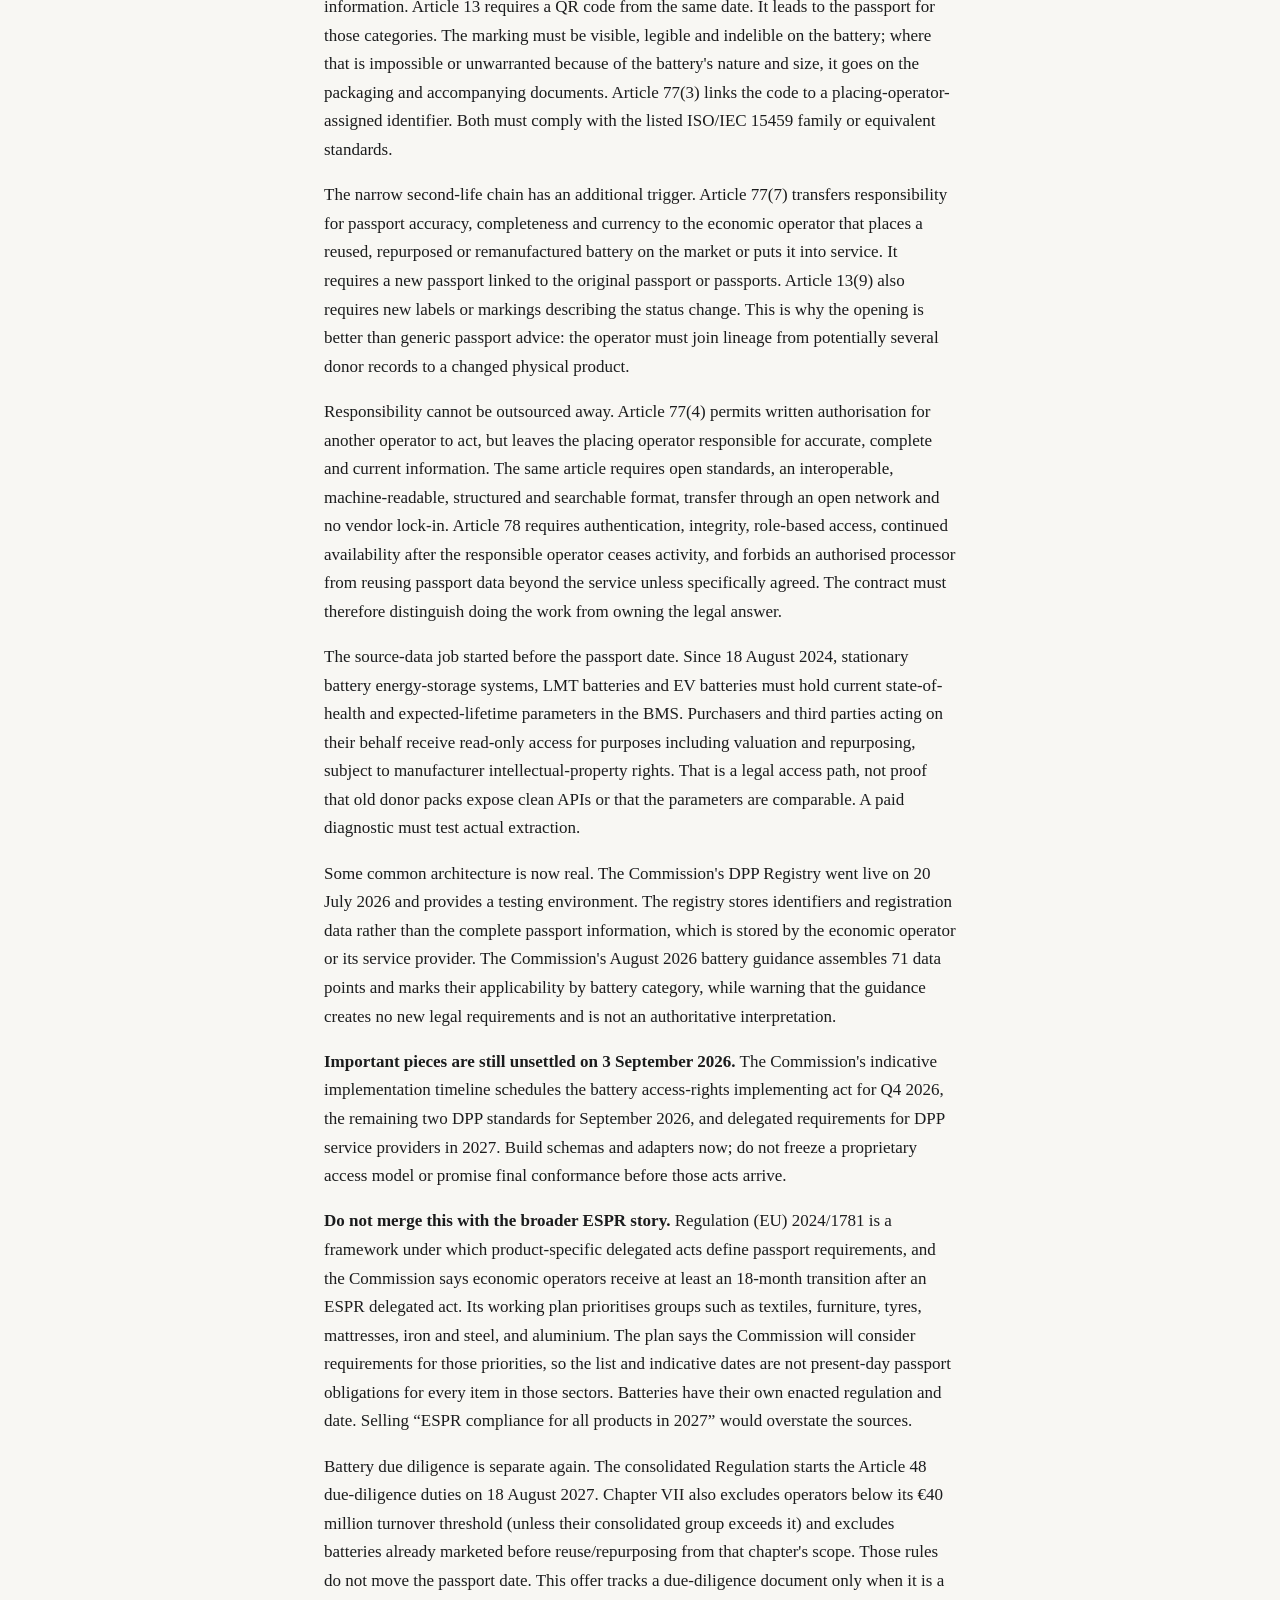
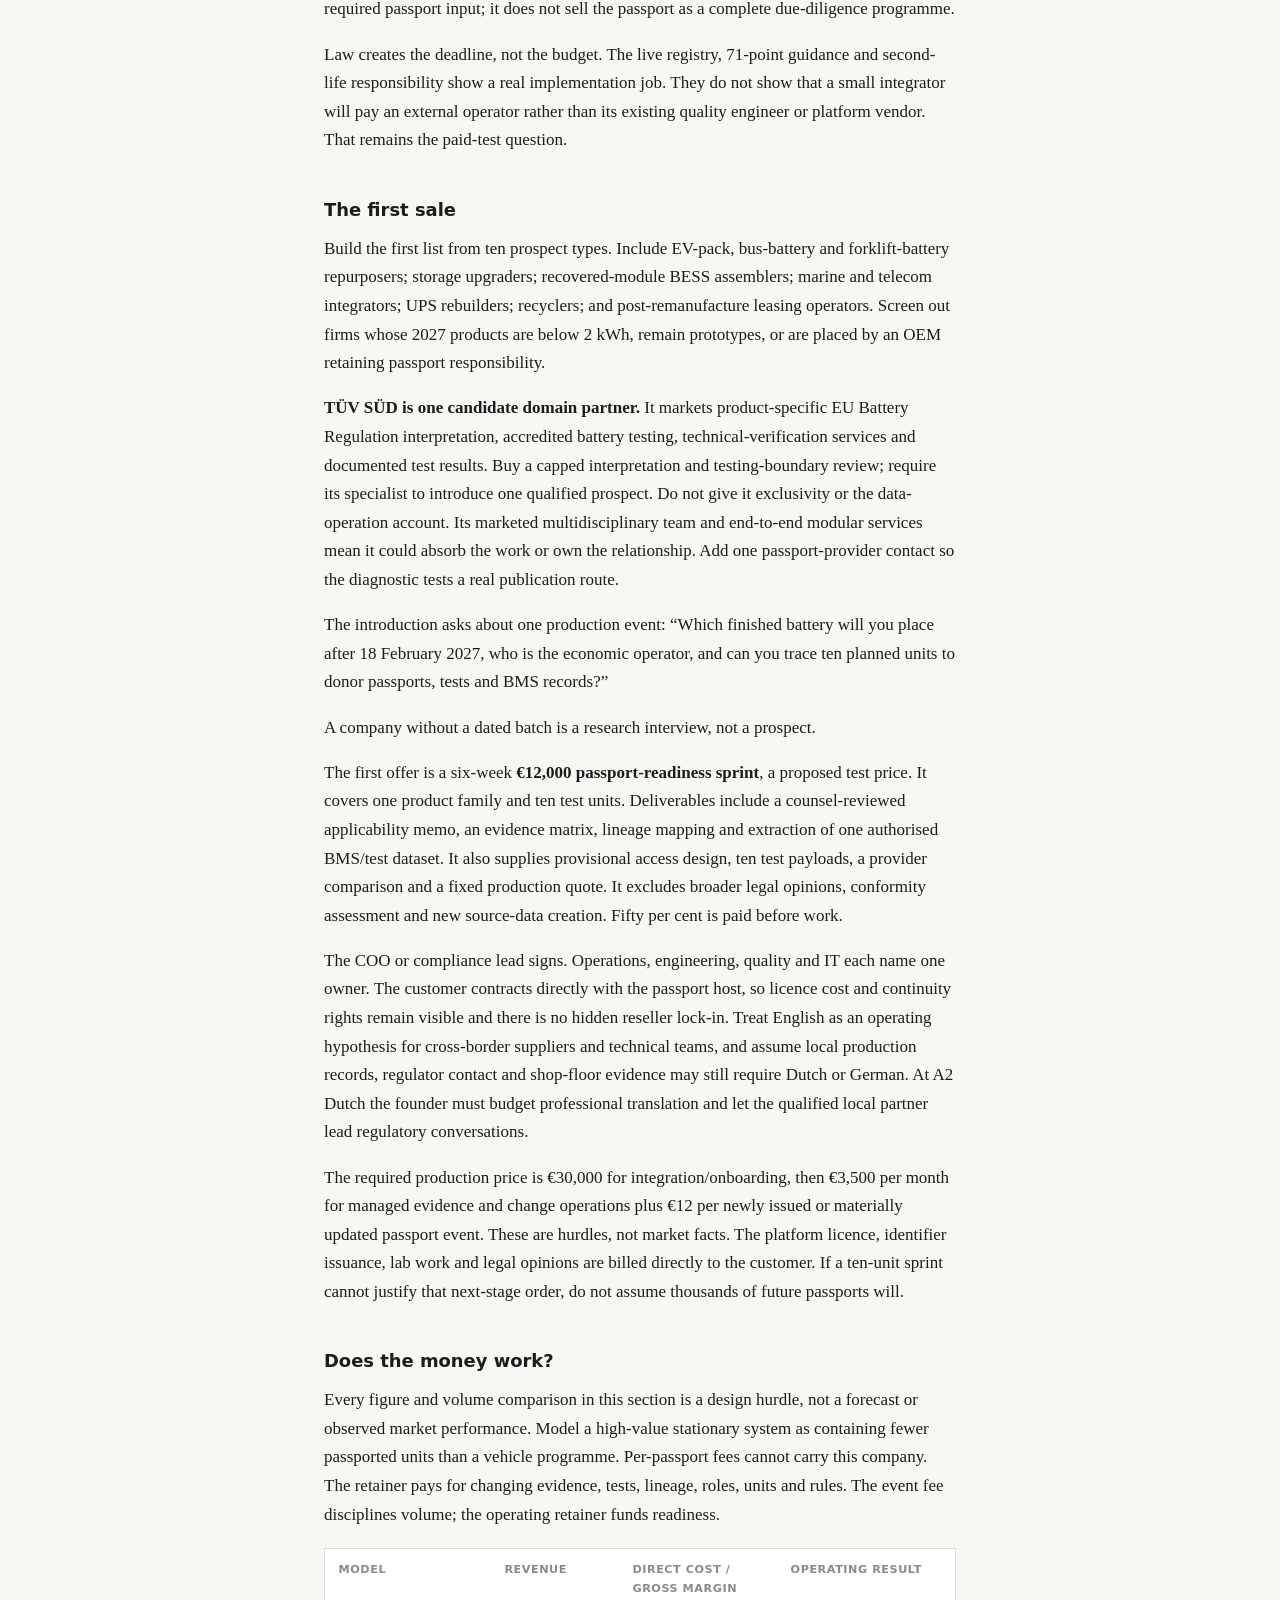
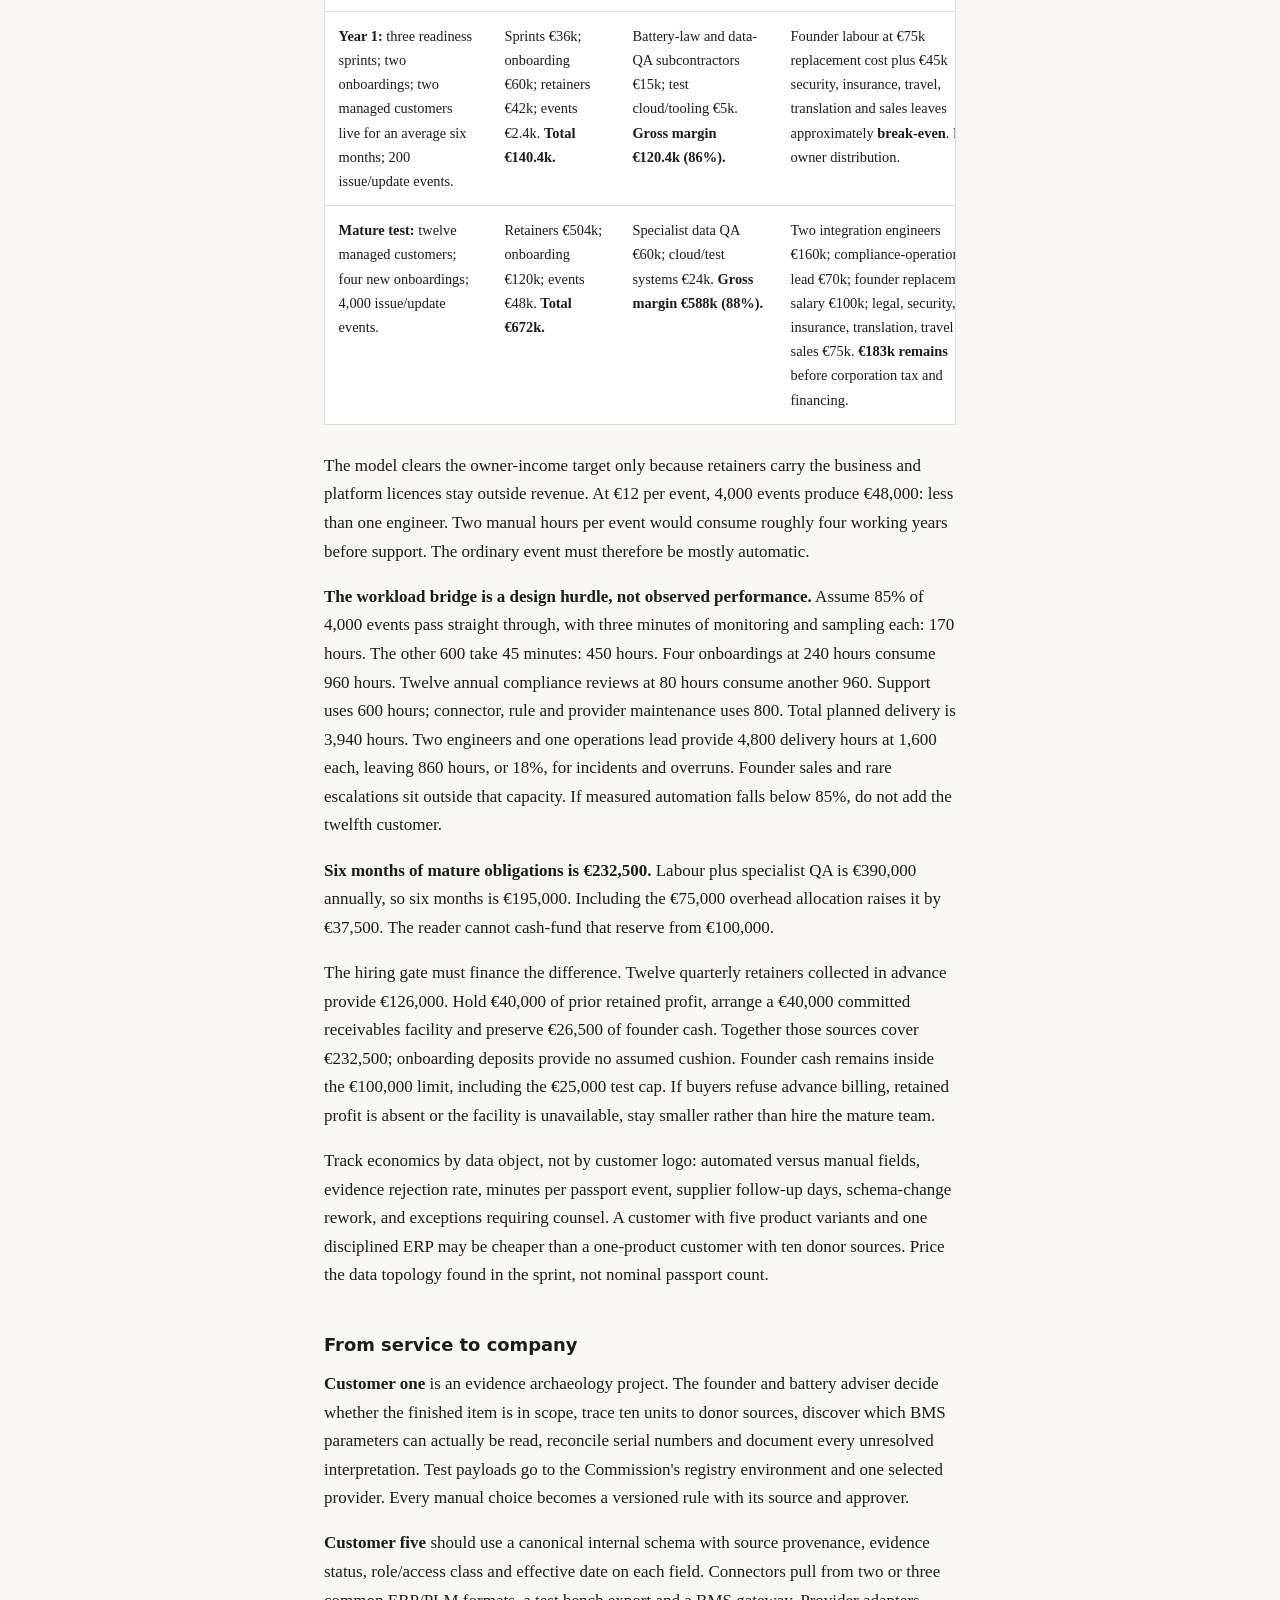
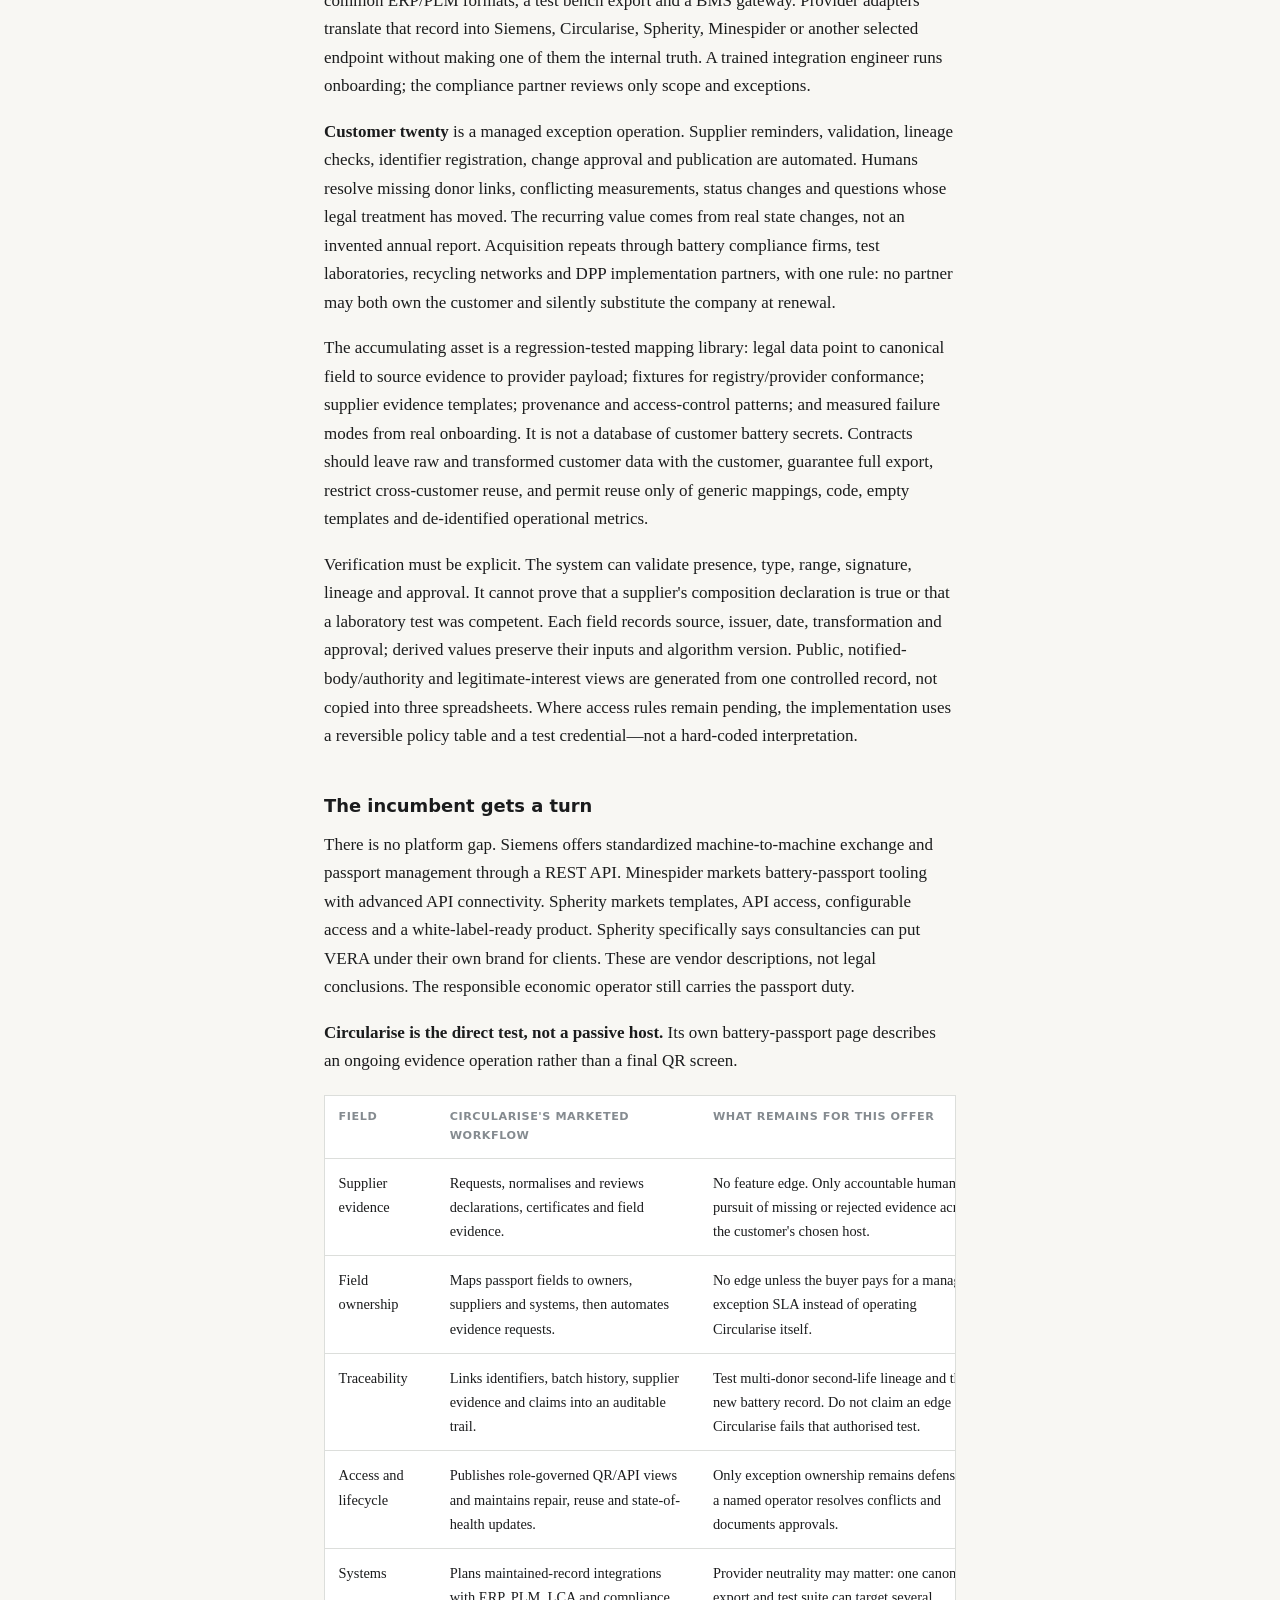
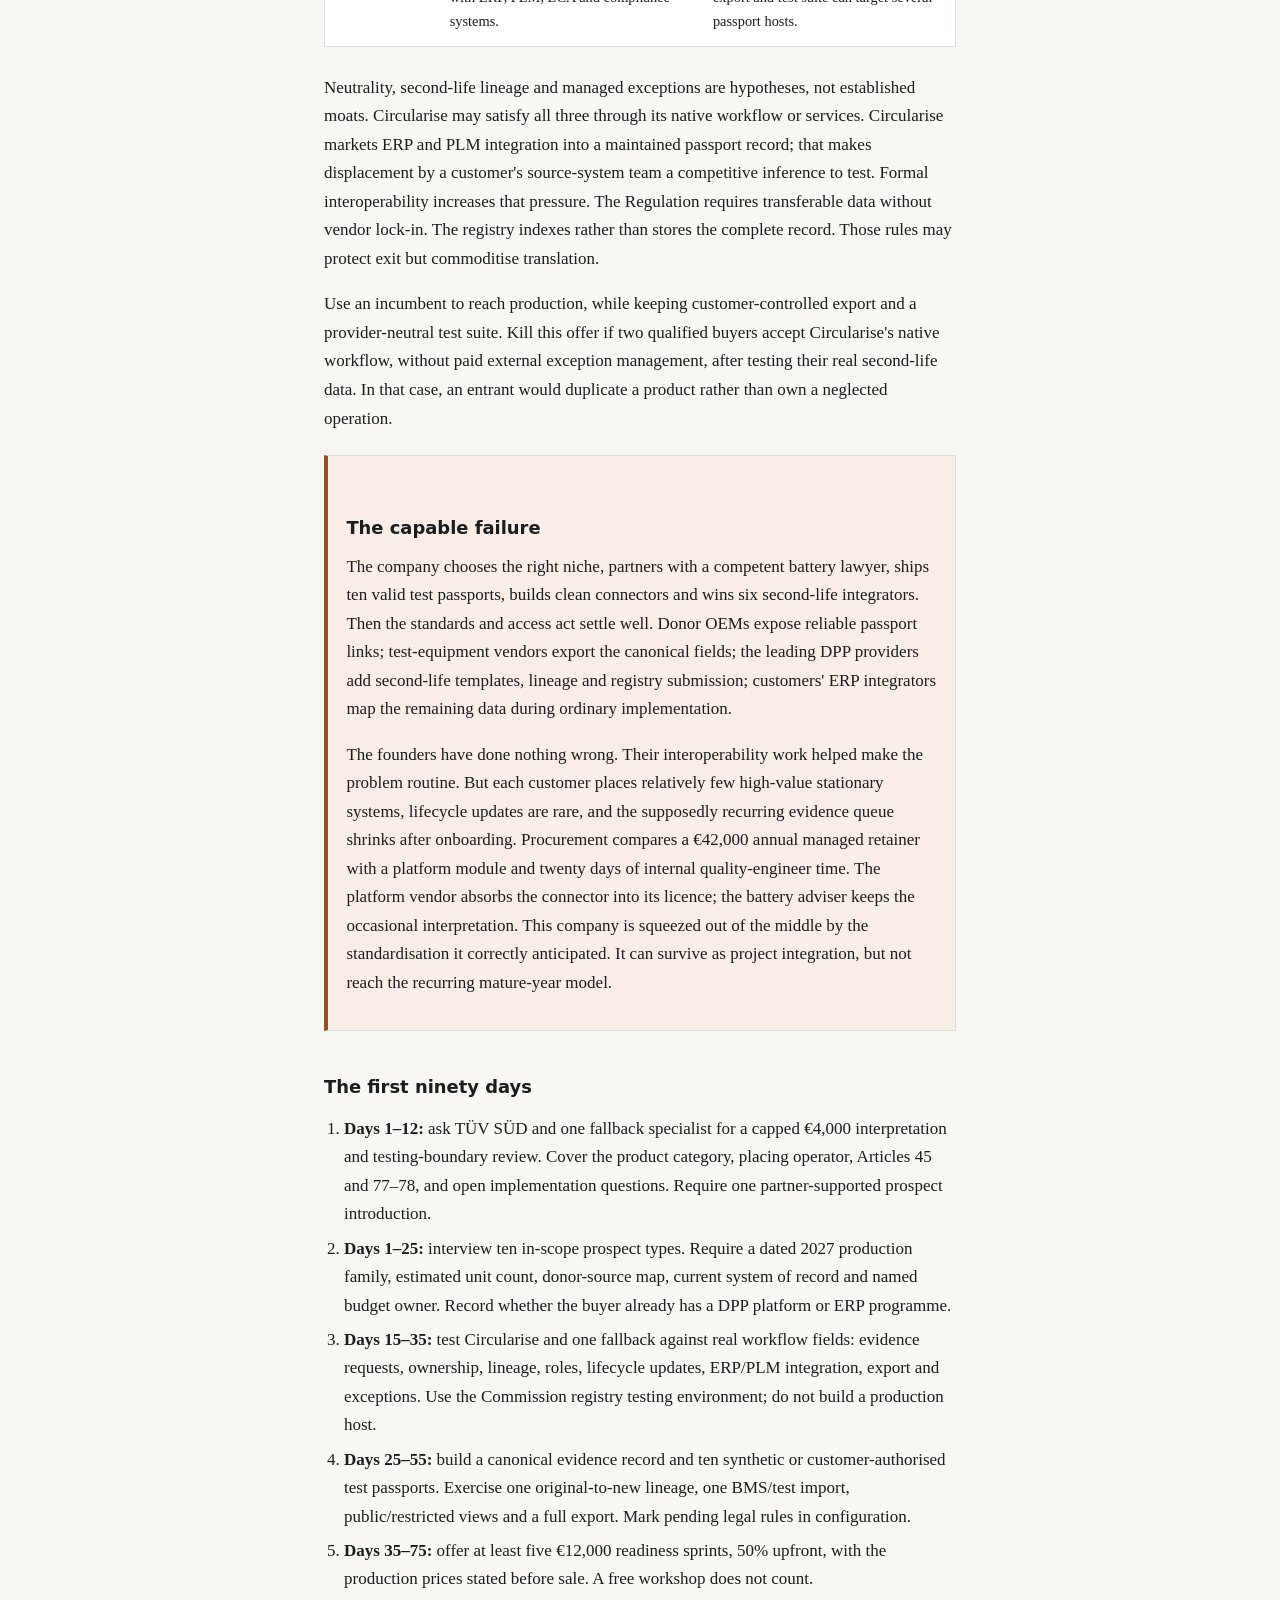
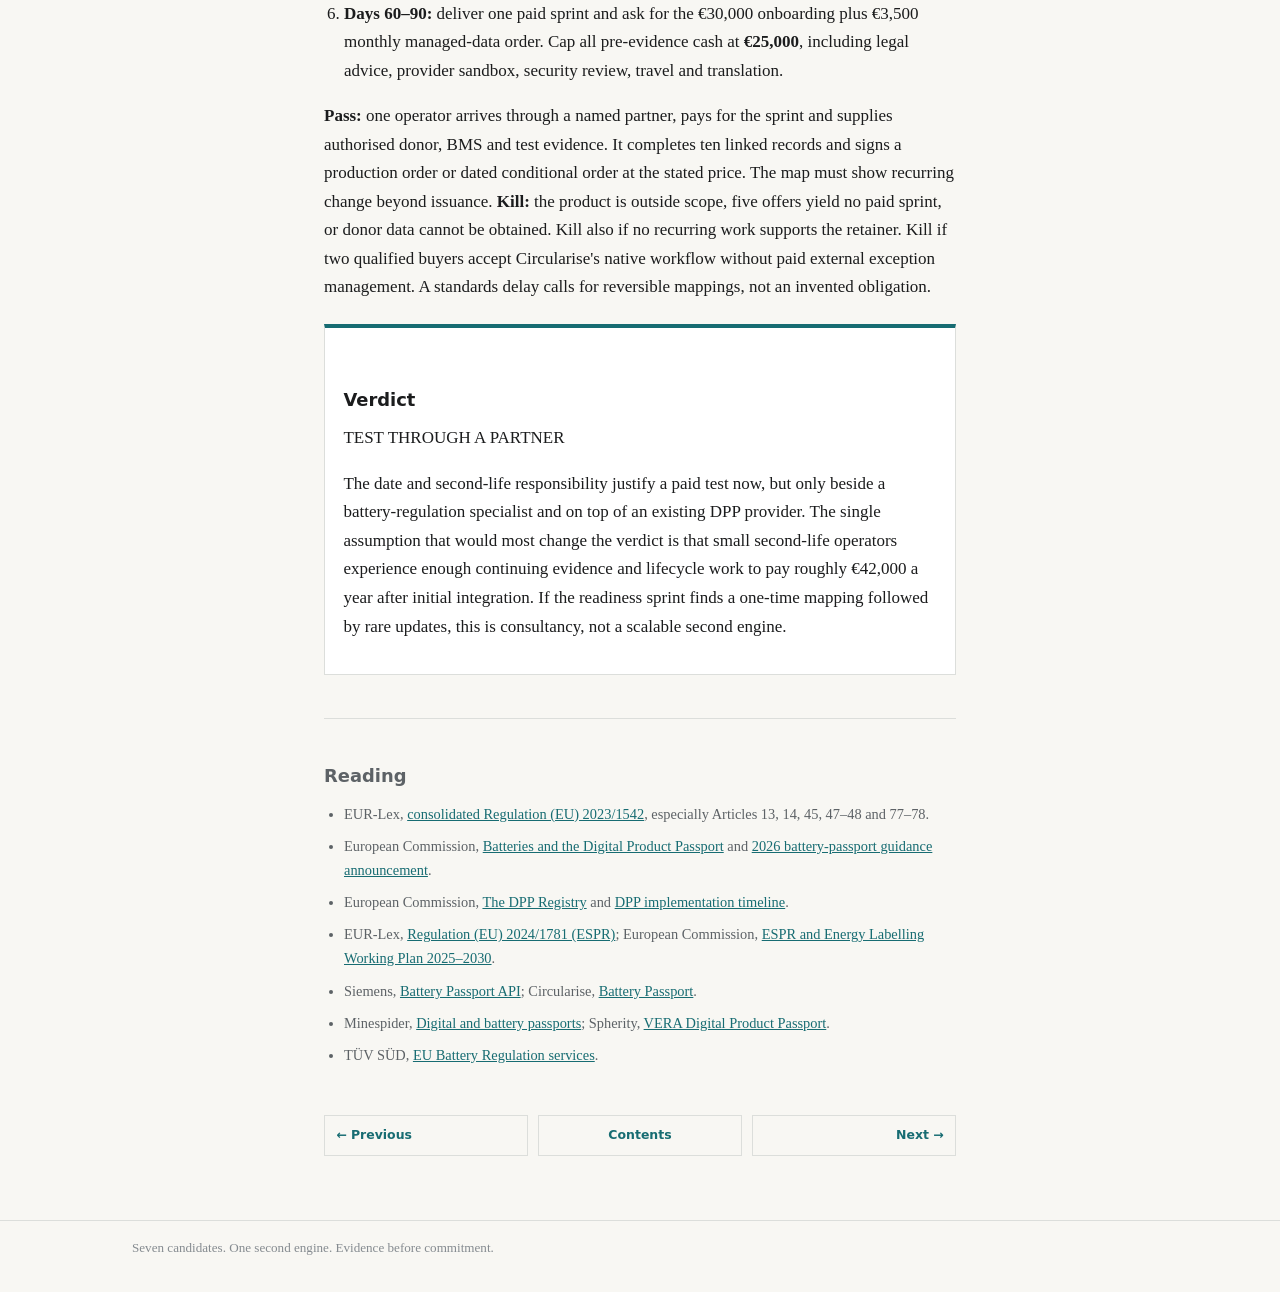
<file: chapters/05-product-passports.html>
<!DOCTYPE html>
<html lang="en">
<head>
<meta charset="utf-8">
<meta name="viewport" content="width=device-width, initial-scale=1">
<title>Do not build another passport platform — The Second Engine</title>
<meta name="description" content="A test of a managed battery-passport data operation for second-life stationary industrial batteries above 2 kWh.">
<link rel="stylesheet" href="../static/style.css">
<script src="../static/theme.js"></script>
</head>
<body>
<header class="site-header">
  <div class="wrap">
    <a class="brand" href="../index.html">The Second <span>Engine</span></a>
    <nav class="site-nav">
      <a href="../index.html">Contents</a>
      <a href="../about.html">Method</a>
      <button class="theme-toggle" type="button">☾ Dark</button>
    </nav>
  </div>
</header>
<main class="wrap">
<p class="kicker">Essay 5 of 7 · Digital product passport / battery-passport integration</p>
<h1>Do not build another passport platform</h1>
<p class="lede">On 18 February 2027, a second-life battery integrator placing a repurposed industrial battery over 2 kWh on the EU market does not merely inherit the donor battery's record. It takes responsibility for accurate passport information and must create a new passport linked to the original. <!-- CHECK: 05-second-life-transfer --> The opportunity is not another platform. Siemens offers a battery-passport API. <!-- CHECK: 05-siemens-api --> Circularise markets battery-passport software. <!-- CHECK: 05-circularise --> Minespider markets battery-passport tooling. <!-- CHECK: 05-minespider --> Spherity markets a DPP product. <!-- CHECK: 05-spherity-product --> The opening is the operational layer between donor records, tests, access rules and a chosen publication route. It may earn recurring money—or disappear when those products and source systems learn to speak.</p>

<section class="proposition">
<h2>The proposition</h2>
<p>The first customer is a Benelux company that assembles stationary energy-storage systems from batteries previously used in vehicles or other applications and expects to place its finished industrial batteries on the EU market after 18 February 2027. It is not a cell manufacturer or a vehicle OEM. It buys or receives donor packs or modules, tests and grades them, changes their purpose or configuration, integrates a BMS and enclosure, and becomes the placing operator responsible for the second-life battery's passport. <!-- CHECK: 05-second-life-transfer --> Article 45 requires a placing operator in this chain to ensure examination, performance testing, packing and shipment follow adequate quality-control and safety instructions, and to ensure the battery complies with the applicable rules. <!-- CHECK: 05-art45-second-life --></p>
<p>The buyer is its COO, head of compliance or product-data lead. The purchase event is a dated production batch that crosses the 18 February 2027 application date and needs a battery passport. <!-- CHECK: 05-art77-scope --> The deliverable is a managed data operation. It determines fields with qualified counsel, assigns sources and owners, ingests donor and test data, preserves approvals, prepares identifiers, submits registration metadata and publishes through the customer's chosen provider. After launch, the service monitors missing, changed and expiring evidence and handles new units and lifecycle updates.</p>
<p>The business does not host the only copy of the passport, issue product conformity, calculate or certify carbon footprints, verify responsible sourcing, provide battery-safety engineering, or pretend to be the customer's legal adviser. It does not invent a blockchain or proprietary identifier. A battery lawyer interprets scope; testing and conformity bodies assess what requires them; a DPP provider stores and serves the record. The company owns the connectors, validation rules, evidence workflow and operating playbook.</p>
<p>The substitute is a compliance consultant plus spreadsheets and manual uploads, the customer's ERP/PLM team, or the integration/professional-services arm of the selected DPP platform. That last substitute is the serious one. The operation wins only where source data remain too fragmented and lifecycle changes too frequent for “configure once, issue passports” to be true.</p>
</section>

<section class="changed">
<h2>What changed</h2>
<p><strong>The dated battery obligation is enacted.</strong> Article 77 of Regulation (EU) 2023/1542 applies from 18 February 2027. Covered batteries are each light-means-of-transport battery, each industrial battery above 2 kWh and each electric-vehicle battery placed on the market or put into service. Each needs an electronic passport containing model and individual-battery information. <!-- CHECK: 05-art77-scope --> Article 13 requires a QR code from the same date. It leads to the passport for those categories. The marking must be visible, legible and indelible on the battery; where that is impossible or unwarranted because of the battery's nature and size, it goes on the packaging and accompanying documents. Article 77(3) links the code to a placing-operator-assigned identifier. Both must comply with the listed ISO/IEC 15459 family or equivalent standards. <!-- CHECK: 05-qr-rule --></p>
<p>The narrow second-life chain has an additional trigger. Article 77(7) transfers responsibility for passport accuracy, completeness and currency to the economic operator that places a reused, repurposed or remanufactured battery on the market or puts it into service. It requires a new passport linked to the original passport or passports. Article 13(9) also requires new labels or markings describing the status change. <!-- CHECK: 05-second-life-transfer --> This is why the opening is better than generic passport advice: the operator must join lineage from potentially several donor records to a changed physical product.</p>
<p>Responsibility cannot be outsourced away. Article 77(4) permits written authorisation for another operator to act, but leaves the placing operator responsible for accurate, complete and current information. The same article requires open standards, an interoperable, machine-readable, structured and searchable format, transfer through an open network and no vendor lock-in. <!-- CHECK: 05-operator-responsibility --> Article 78 requires authentication, integrity, role-based access, continued availability after the responsible operator ceases activity, and forbids an authorised processor from reusing passport data beyond the service unless specifically agreed. <!-- CHECK: 05-art78-controls --> The contract must therefore distinguish doing the work from owning the legal answer.</p>
<p>The source-data job started before the passport date. Since 18 August 2024, stationary battery energy-storage systems, LMT batteries and EV batteries must hold current state-of-health and expected-lifetime parameters in the BMS. Purchasers and third parties acting on their behalf receive read-only access for purposes including valuation and repurposing, subject to manufacturer intellectual-property rights. <!-- CHECK: 05-bms-access --> That is a legal access path, not proof that old donor packs expose clean APIs or that the parameters are comparable. A paid diagnostic must test actual extraction.</p>
<p>Some common architecture is now real. The Commission's DPP Registry went live on 20 July 2026 and provides a testing environment. The registry stores identifiers and registration data rather than the complete passport information, which is stored by the economic operator or its service provider. <!-- CHECK: 05-registry-live --> The Commission's August 2026 battery guidance assembles 71 data points and marks their applicability by battery category, while warning that the guidance creates no new legal requirements and is not an authoritative interpretation. <!-- CHECK: 05-71-points --></p>
<p><strong>Important pieces are still unsettled on 3 September 2026.</strong> The Commission's indicative implementation timeline schedules the battery access-rights implementing act for Q4 2026, the remaining two DPP standards for September 2026, and delegated requirements for DPP service providers in 2027. <!-- CHECK: 05-pending-rules --> Build schemas and adapters now; do not freeze a proprietary access model or promise final conformance before those acts arrive.</p>
<p><strong>Do not merge this with the broader ESPR story.</strong> Regulation (EU) 2024/1781 is a framework under which product-specific delegated acts define passport requirements, and the Commission says economic operators receive at least an 18-month transition after an ESPR delegated act. <!-- CHECK: 05-espr-framework --> Its working plan prioritises groups such as textiles, furniture, tyres, mattresses, iron and steel, and aluminium. <!-- CHECK: 05-espr-priorities --> The plan says the Commission will consider requirements for those priorities, so the list and indicative dates are not present-day passport obligations for every item in those sectors. <!-- CHECK: 05-espr-not-obligations --> Batteries have their own enacted regulation and date. Selling “ESPR compliance for all products in 2027” would overstate the sources.</p>
<p>Battery due diligence is separate again. The consolidated Regulation starts the Article 48 due-diligence duties on 18 August 2027. Chapter VII also excludes operators below its €40 million turnover threshold (unless their consolidated group exceeds it) and excludes batteries already marketed before reuse/repurposing from that chapter's scope. <!-- CHECK: 05-due-diligence-separate --> Those rules do not move the passport date. This offer tracks a due-diligence document only when it is a required passport input; it does not sell the passport as a complete due-diligence programme.</p>
<p>Law creates the deadline, not the budget. The live registry, <!-- CHECK: 05-registry-live --> 71-point guidance <!-- CHECK: 05-71-points --> and second-life responsibility <!-- CHECK: 05-second-life-transfer --> show a real implementation job. They do not show that a small integrator will pay an external operator rather than its existing quality engineer or platform vendor. That remains the paid-test question.</p>
</section>

<section class="sale">
<h2>The first sale</h2>
<p>Build the first list from ten prospect types. Include EV-pack, bus-battery and forklift-battery repurposers; storage upgraders; recovered-module BESS assemblers; marine and telecom integrators; UPS rebuilders; recyclers; and post-remanufacture leasing operators. Screen out firms whose 2027 products are below 2 kWh, remain prototypes, or are placed by an OEM retaining passport responsibility. <!-- CHECK: 05-art77-scope --> <!-- CHECK: 05-operator-responsibility --></p>
<p><strong>TÜV SÜD is one candidate domain partner.</strong> It markets product-specific EU Battery Regulation interpretation, accredited battery testing, technical-verification services and documented test results. <!-- CHECK: 05-tuvsud-partner --> Buy a capped interpretation and testing-boundary review; require its specialist to introduce one qualified prospect. Do not give it exclusivity or the data-operation account. Its marketed multidisciplinary team and end-to-end modular services mean it could absorb the work or own the relationship. <!-- CHECK: 05-tuvsud-channel-risk --> Add one passport-provider contact so the diagnostic tests a real publication route.</p>
<p>The introduction asks about one production event: “Which finished battery will you place after 18 February 2027, who is the economic operator, and can you trace ten planned units to donor passports, tests and BMS records?” <!-- CHECK: 05-art77-scope --></p>
<p>A company without a dated batch is a research interview, not a prospect.</p>
<p>The first offer is a six-week <strong>€12,000 passport-readiness sprint</strong>, a proposed test price. It covers one product family and ten test units. Deliverables include a counsel-reviewed applicability memo, an evidence matrix, lineage mapping and extraction of one authorised BMS/test dataset. It also supplies provisional access design, ten test payloads, a provider comparison and a fixed production quote. It excludes broader legal opinions, conformity assessment and new source-data creation. Fifty per cent is paid before work.</p>
<p>The COO or compliance lead signs. Operations, engineering, quality and IT each name one owner. The customer contracts directly with the passport host, so licence cost and continuity rights remain visible and there is no hidden reseller lock-in. Treat English as an operating hypothesis for cross-border suppliers and technical teams, and assume local production records, regulator contact and shop-floor evidence may still require Dutch or German. At A2 Dutch the founder must budget professional translation and let the qualified local partner lead regulatory conversations.</p>
<p>The required production price is €30,000 for integration/onboarding, then €3,500 per month for managed evidence and change operations plus €12 per newly issued or materially updated passport event. These are hurdles, not market facts. The platform licence, identifier issuance, lab work and legal opinions are billed directly to the customer. If a ten-unit sprint cannot justify that next-stage order, do not assume thousands of future passports will.</p>
</section>

<section class="economics">
<h2>Does the money work?</h2>
<p>Every figure and volume comparison in this section is a design hurdle, not a forecast or observed market performance. Model a high-value stationary system as containing fewer passported units than a vehicle programme. Per-passport fees cannot carry this company. The retainer pays for changing evidence, tests, lineage, roles, units and rules. The event fee disciplines volume; the operating retainer funds readiness.</p>
<div class="ledger-wrap"><table class="ledger">
<thead><tr><th>Model</th><th>Revenue</th><th>Direct cost / gross margin</th><th>Operating result</th></tr></thead>
<tbody>
<tr><td><strong>Year 1:</strong> three readiness sprints; two onboardings; two managed customers live for an average six months; 200 issue/update events.</td><td>Sprints €36k; onboarding €60k; retainers €42k; events €2.4k. <strong>Total €140.4k.</strong></td><td>Battery-law and data-QA subcontractors €15k; test cloud/tooling €5k. <strong>Gross margin €120.4k (86%).</strong></td><td>Founder labour at €75k replacement cost plus €45k security, insurance, travel, translation and sales leaves approximately <strong>break-even</strong>. No owner distribution.</td></tr>
<tr><td><strong>Mature test:</strong> twelve managed customers; four new onboardings; 4,000 issue/update events.</td><td>Retainers €504k; onboarding €120k; events €48k. <strong>Total €672k.</strong></td><td>Specialist data QA €60k; cloud/test systems €24k. <strong>Gross margin €588k (88%).</strong></td><td>Two integration engineers €160k; compliance-operations lead €70k; founder replacement salary €100k; legal, security, insurance, translation, travel and sales €75k. <strong>€183k remains</strong> before corporation tax and financing.</td></tr>
</tbody></table></div>
<p>The model clears the owner-income target only because retainers carry the business and platform licences stay outside revenue. At €12 per event, 4,000 events produce €48,000: less than one engineer. Two manual hours per event would consume roughly four working years before support. The ordinary event must therefore be mostly automatic.</p>
<p><strong>The workload bridge is a design hurdle, not observed performance.</strong> Assume 85% of 4,000 events pass straight through, with three minutes of monitoring and sampling each: 170 hours. The other 600 take 45 minutes: 450 hours. Four onboardings at 240 hours consume 960 hours. Twelve annual compliance reviews at 80 hours consume another 960. Support uses 600 hours; connector, rule and provider maintenance uses 800. Total planned delivery is 3,940 hours. Two engineers and one operations lead provide 4,800 delivery hours at 1,600 each, leaving 860 hours, or 18%, for incidents and overruns. Founder sales and rare escalations sit outside that capacity. If measured automation falls below 85%, do not add the twelfth customer.</p>
<p><strong>Six months of mature obligations is €232,500.</strong> Labour plus specialist QA is €390,000 annually, so six months is €195,000. Including the €75,000 overhead allocation raises it by €37,500. The reader cannot cash-fund that reserve from €100,000.</p>
<p>The hiring gate must finance the difference. Twelve quarterly retainers collected in advance provide €126,000. Hold €40,000 of prior retained profit, arrange a €40,000 committed receivables facility and preserve €26,500 of founder cash. Together those sources cover €232,500; onboarding deposits provide no assumed cushion. Founder cash remains inside the €100,000 limit, including the €25,000 test cap. If buyers refuse advance billing, retained profit is absent or the facility is unavailable, stay smaller rather than hire the mature team.</p>
<p>Track economics by data object, not by customer logo: automated versus manual fields, evidence rejection rate, minutes per passport event, supplier follow-up days, schema-change rework, and exceptions requiring counsel. A customer with five product variants and one disciplined ERP may be cheaper than a one-product customer with ten donor sources. Price the data topology found in the sprint, not nominal passport count.</p>
</section>

<section class="scale">
<h2>From service to company</h2>
<p><strong>Customer one</strong> is an evidence archaeology project. The founder and battery adviser decide whether the finished item is in scope, trace ten units to donor sources, discover which BMS parameters can actually be read, reconcile serial numbers and document every unresolved interpretation. Test payloads go to the Commission's registry environment <!-- CHECK: 05-registry-live --> and one selected provider. Every manual choice becomes a versioned rule with its source and approver.</p>
<p><strong>Customer five</strong> should use a canonical internal schema with source provenance, evidence status, role/access class and effective date on each field. Connectors pull from two or three common ERP/PLM formats, a test bench export and a BMS gateway. Provider adapters translate that record into Siemens, <!-- CHECK: 05-siemens-api --> Circularise, <!-- CHECK: 05-circularise --> Spherity, <!-- CHECK: 05-spherity-product --> Minespider <!-- CHECK: 05-minespider --> or another selected endpoint without making one of them the internal truth. A trained integration engineer runs onboarding; the compliance partner reviews only scope and exceptions.</p>
<p><strong>Customer twenty</strong> is a managed exception operation. Supplier reminders, validation, lineage checks, identifier registration, change approval and publication are automated. Humans resolve missing donor links, conflicting measurements, status changes and questions whose legal treatment has moved. The recurring value comes from real state changes, not an invented annual report. Acquisition repeats through battery compliance firms, test laboratories, recycling networks and DPP implementation partners, with one rule: no partner may both own the customer and silently substitute the company at renewal.</p>
<p>The accumulating asset is a regression-tested mapping library: legal data point to canonical field to source evidence to provider payload; fixtures for registry/provider conformance; supplier evidence templates; provenance and access-control patterns; and measured failure modes from real onboarding. It is not a database of customer battery secrets. Contracts should leave raw and transformed customer data with the customer, guarantee full export, restrict cross-customer reuse, and permit reuse only of generic mappings, code, empty templates and de-identified operational metrics.</p>
<p>Verification must be explicit. The system can validate presence, type, range, signature, lineage and approval. It cannot prove that a supplier's composition declaration is true or that a laboratory test was competent. Each field records source, issuer, date, transformation and approval; derived values preserve their inputs and algorithm version. Public, notified-body/authority and legitimate-interest views are generated from one controlled record, not copied into three spreadsheets. <!-- CHECK: 05-passport-access-tiers --> Where access rules remain pending, the implementation uses a reversible policy table and a test credential—not a hard-coded interpretation. <!-- CHECK: 05-pending-rules --></p>
</section>

<section class="competition">
<h2>The incumbent gets a turn</h2>
<p>There is no platform gap. Siemens offers standardized machine-to-machine exchange and passport management through a REST API. <!-- CHECK: 05-siemens-api --> Minespider markets battery-passport tooling with advanced API connectivity. <!-- CHECK: 05-minespider --> Spherity markets templates, API access, configurable access and a white-label-ready product. <!-- CHECK: 05-spherity-product --> Spherity specifically says consultancies can put VERA under their own brand for clients. <!-- CHECK: 05-spherity-channel --> These are vendor descriptions, not legal conclusions. The responsible economic operator still carries the passport duty. <!-- CHECK: 05-operator-responsibility --></p>
<p><strong>Circularise is the direct test, not a passive host.</strong> Its own battery-passport page describes an ongoing evidence operation rather than a final QR screen. <!-- CHECK: 05-circularise --></p>
<div class="table-wrap"><table>
<thead><tr><th>Field</th><th>Circularise's marketed workflow</th><th>What remains for this offer</th></tr></thead>
<tbody>
<tr><td>Supplier evidence</td><td>Requests, normalises and reviews declarations, certificates and field evidence. <!-- CHECK: 05-circularise --></td><td>No feature edge. Only accountable human pursuit of missing or rejected evidence across the customer's chosen host.</td></tr>
<tr><td>Field ownership</td><td>Maps passport fields to owners, suppliers and systems, then automates evidence requests. <!-- CHECK: 05-circularise --></td><td>No edge unless the buyer pays for a managed exception SLA instead of operating Circularise itself.</td></tr>
<tr><td>Traceability</td><td>Links identifiers, batch history, supplier evidence and claims into an auditable trail. <!-- CHECK: 05-circularise --></td><td>Test multi-donor second-life lineage and the new battery record. Do not claim an edge until Circularise fails that authorised test.</td></tr>
<tr><td>Access and lifecycle</td><td>Publishes role-governed QR/API views and maintains repair, reuse and state-of-health updates. <!-- CHECK: 05-circularise --></td><td>Only exception ownership remains defensible: a named operator resolves conflicts and documents approvals.</td></tr>
<tr><td>Systems</td><td>Plans maintained-record integrations with ERP, PLM, LCA and compliance systems. <!-- CHECK: 05-circularise --></td><td>Provider neutrality may matter: one canonical export and test suite can target several passport hosts.</td></tr>
</tbody></table></div>
<p>Neutrality, second-life lineage and managed exceptions are hypotheses, not established moats. Circularise may satisfy all three through its native workflow or services. Circularise markets ERP and PLM integration into a maintained passport record; that makes displacement by a customer's source-system team a competitive inference to test. <!-- CHECK: 05-erp-substitute --> Formal interoperability increases that pressure. <!-- CHECK: 05-interoperability-pressure --> The Regulation requires transferable data without vendor lock-in. <!-- CHECK: 05-operator-responsibility --> The registry indexes rather than stores the complete record. <!-- CHECK: 05-registry-live --> Those rules may protect exit but commoditise translation. <!-- CHECK: 05-interoperability-pressure --></p>
<p>Use an incumbent to reach production, while keeping customer-controlled export and a provider-neutral test suite. Kill this offer if two qualified buyers accept Circularise's native workflow, without paid external exception management, after testing their real second-life data. In that case, an entrant would duplicate a product rather than own a neglected operation.</p>
</section>

<div class="counter">
<h2>The capable failure</h2>
<p>The company chooses the right niche, partners with a competent battery lawyer, ships ten valid test passports, builds clean connectors and wins six second-life integrators. Then the standards and access act settle well. Donor OEMs expose reliable passport links; test-equipment vendors export the canonical fields; the leading DPP providers add second-life templates, lineage and registry submission; customers' ERP integrators map the remaining data during ordinary implementation.</p>
<p>The founders have done nothing wrong. Their interoperability work helped make the problem routine. But each customer places relatively few high-value stationary systems, lifecycle updates are rare, and the supposedly recurring evidence queue shrinks after onboarding. Procurement compares a €42,000 annual managed retainer with a platform module and twenty days of internal quality-engineer time. The platform vendor absorbs the connector into its licence; the battery adviser keeps the occasional interpretation. This company is squeezed out of the middle by the standardisation it correctly anticipated. It can survive as project integration, but not reach the recurring mature-year model.</p>
</div>

<section class="monday">
<h2>The first ninety days</h2>
<ol>
<li><strong>Days 1–12:</strong> ask TÜV SÜD <!-- CHECK: 05-tuvsud-partner --> and one fallback specialist for a capped €4,000 interpretation and testing-boundary review. Cover the product category, placing operator, Articles 45 and 77–78, and open implementation questions. Require one partner-supported prospect introduction.</li>
<li><strong>Days 1–25:</strong> interview ten in-scope prospect types. Require a dated 2027 production family, estimated unit count, donor-source map, current system of record and named budget owner. Record whether the buyer already has a DPP platform or ERP programme.</li>
<li><strong>Days 15–35:</strong> test Circularise <!-- CHECK: 05-circularise --> and one fallback against real workflow fields: evidence requests, ownership, lineage, roles, lifecycle updates, ERP/PLM integration, export and exceptions. Use the Commission registry testing environment; <!-- CHECK: 05-registry-live --> do not build a production host.</li>
<li><strong>Days 25–55:</strong> build a canonical evidence record and ten synthetic or customer-authorised test passports. Exercise one original-to-new lineage, <!-- CHECK: 05-second-life-transfer --> one BMS/test import, <!-- CHECK: 05-bms-access --> public/restricted views <!-- CHECK: 05-passport-access-tiers --> and a full export. Mark pending legal rules in configuration. <!-- CHECK: 05-pending-rules --></li>
<li><strong>Days 35–75:</strong> offer at least five €12,000 readiness sprints, 50% upfront, with the production prices stated before sale. A free workshop does not count.</li>
<li><strong>Days 60–90:</strong> deliver one paid sprint and ask for the €30,000 onboarding plus €3,500 monthly managed-data order. Cap all pre-evidence cash at <strong>€25,000</strong>, including legal advice, provider sandbox, security review, travel and translation.</li>
</ol>
<p><strong>Pass:</strong> one operator arrives through a named partner, pays for the sprint and supplies authorised donor, BMS and test evidence. It completes ten linked records and signs a production order or dated conditional order at the stated price. The map must show recurring change beyond issuance. <strong>Kill:</strong> the product is outside scope, five offers yield no paid sprint, or donor data cannot be obtained. Kill also if no recurring work supports the retainer. Kill if two qualified buyers accept Circularise's native workflow <!-- CHECK: 05-circularise --> without paid external exception management. A standards delay calls for reversible mappings, not an invented obligation. <!-- CHECK: 05-pending-rules --></p>
</section>

<div class="verdict-box">
<h2>Verdict</h2>
<p class="verdict">TEST THROUGH A PARTNER</p>
<p>The date and second-life responsibility justify a paid test now, <!-- CHECK: 05-art77-scope --> <!-- CHECK: 05-second-life-transfer --> but only beside a battery-regulation specialist and on top of an existing DPP provider. The single assumption that would most change the verdict is that small second-life operators experience enough continuing evidence and lifecycle work to pay roughly €42,000 a year after initial integration. If the readiness sprint finds a one-time mapping followed by rare updates, this is consultancy, not a scalable second engine.</p>
</div>

<div class="reading">
<h2>Reading</h2>
<ul>
<li>EUR-Lex, <a href="https://eur-lex.europa.eu/legal-content/EN/TXT/PDF/?uri=CELEX%3A02023R1542-20250731">consolidated Regulation (EU) 2023/1542</a>, especially Articles 13, 14, 45, 47–48 and 77–78.</li>
<li>European Commission, <a href="https://single-market-economy.ec.europa.eu/single-market/digital-product-passport/batteries_en">Batteries and the Digital Product Passport</a> and <a href="https://single-market-economy.ec.europa.eu/news/guidance-support-preparations-digital-batteries-passport-2026-08-21_en">2026 battery-passport guidance announcement</a>.</li>
<li>European Commission, <a href="https://single-market-economy.ec.europa.eu/single-market/digital-product-passport/dpp-registry_en">The DPP Registry</a> and <a href="https://single-market-economy.ec.europa.eu/single-market/digital-product-passport_en">DPP implementation timeline</a>.</li>
<li>EUR-Lex, <a href="https://eur-lex.europa.eu/eli/reg/2024/1781/oj">Regulation (EU) 2024/1781 (ESPR)</a>; European Commission, <a href="https://green-forum.ec.europa.eu/news/2025-2030-working-plan-2025-07-11_en">ESPR and Energy Labelling Working Plan 2025–2030</a>.</li>
<li>Siemens, <a href="https://developer.siemens.com/battery-passport/overview.html">Battery Passport API</a>; Circularise, <a href="https://www.circularise.com/battery-passport">Battery Passport</a>.</li>
<li>Minespider, <a href="https://www.minespider.com/">Digital and battery passports</a>; Spherity, <a href="https://www.spherity.com/digital-product-passport">VERA Digital Product Passport</a>.</li>
<li>TÜV SÜD, <a href="https://www.tuvsud.com/en-gb/services/product-certification/ce-marking/eu-battery-regulation">EU Battery Regulation services</a>.</li>
</ul>
</div>

<nav class="chapter-nav" aria-label="Essay navigation">
  <a href="01-connected-product-operations.html">← Previous</a>
  <a href="../index.html">Contents</a>
  <a href="06-grid-capacity-hubs.html">Next →</a>
</nav>
</main>
<footer class="site-footer"><div class="wrap"><p>Seven candidates. One second engine. Evidence before commitment.</p></div></footer>
</body>
</html>
</file>
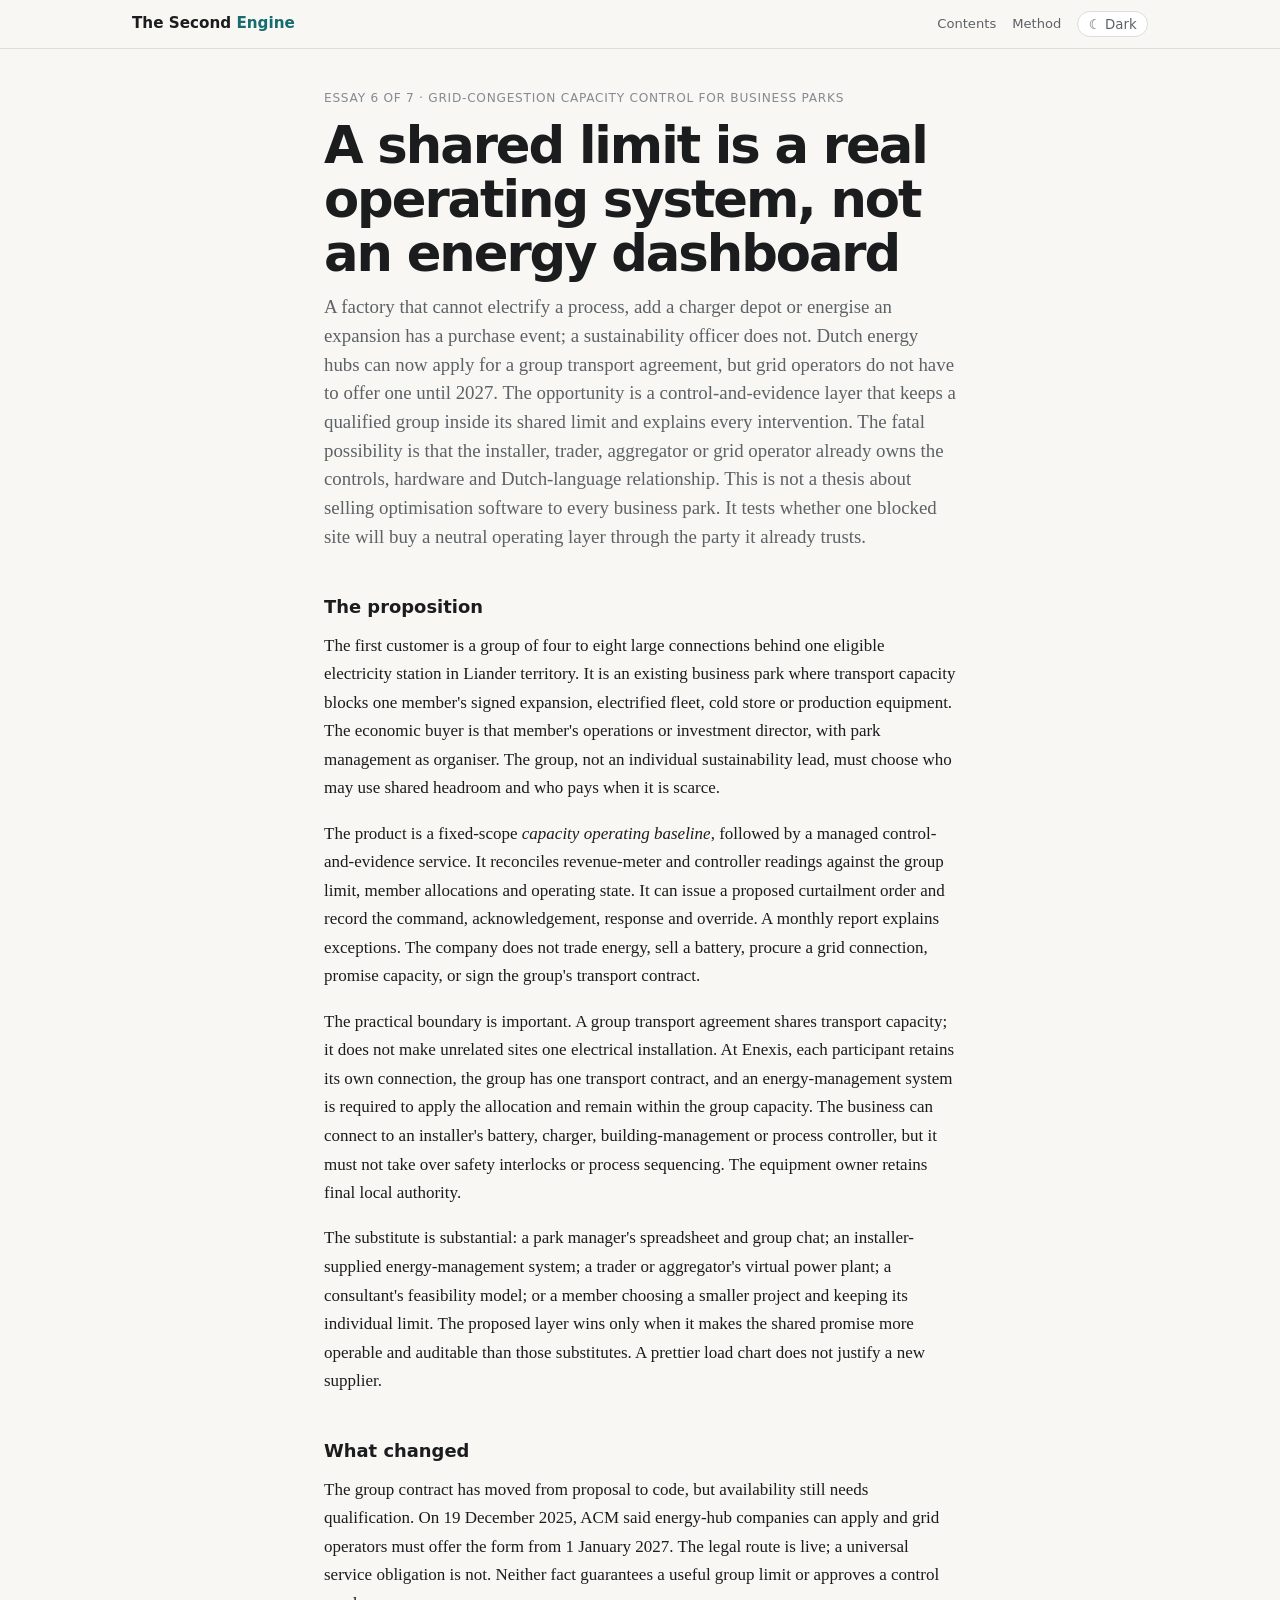
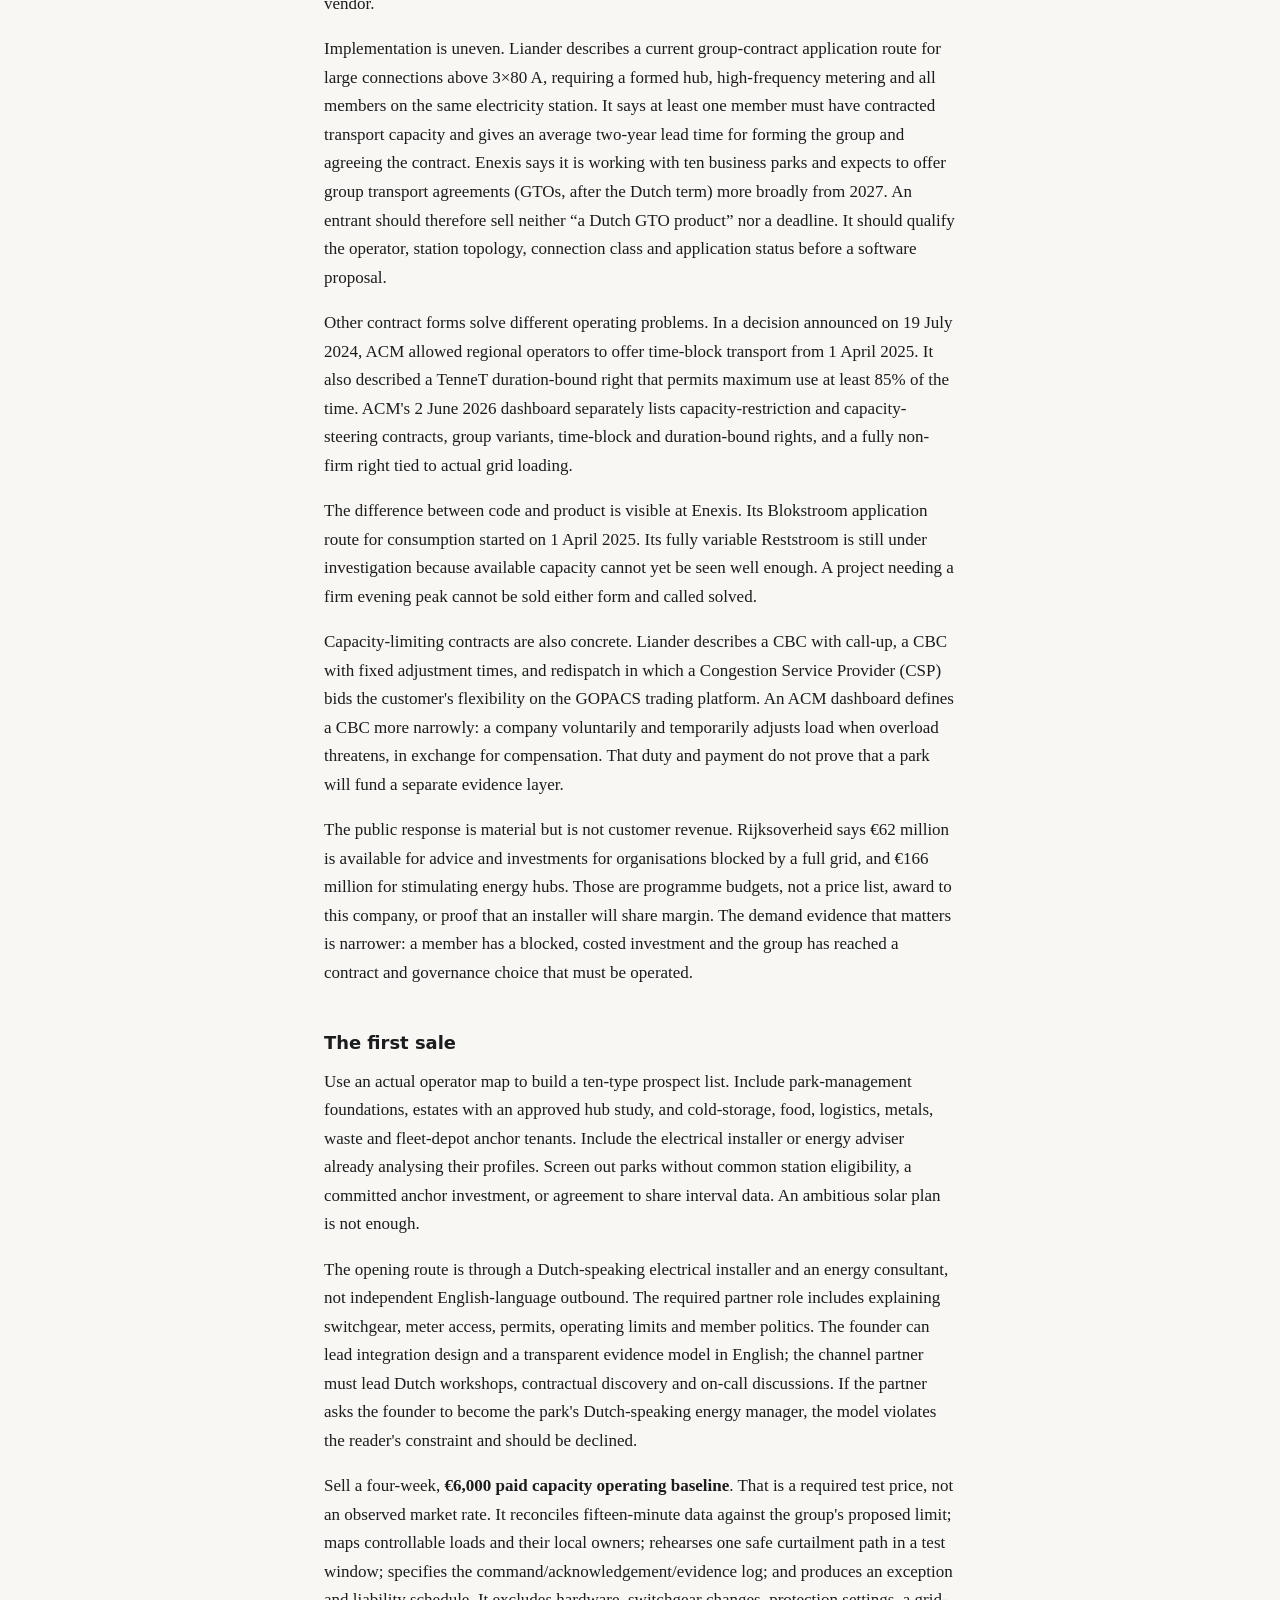
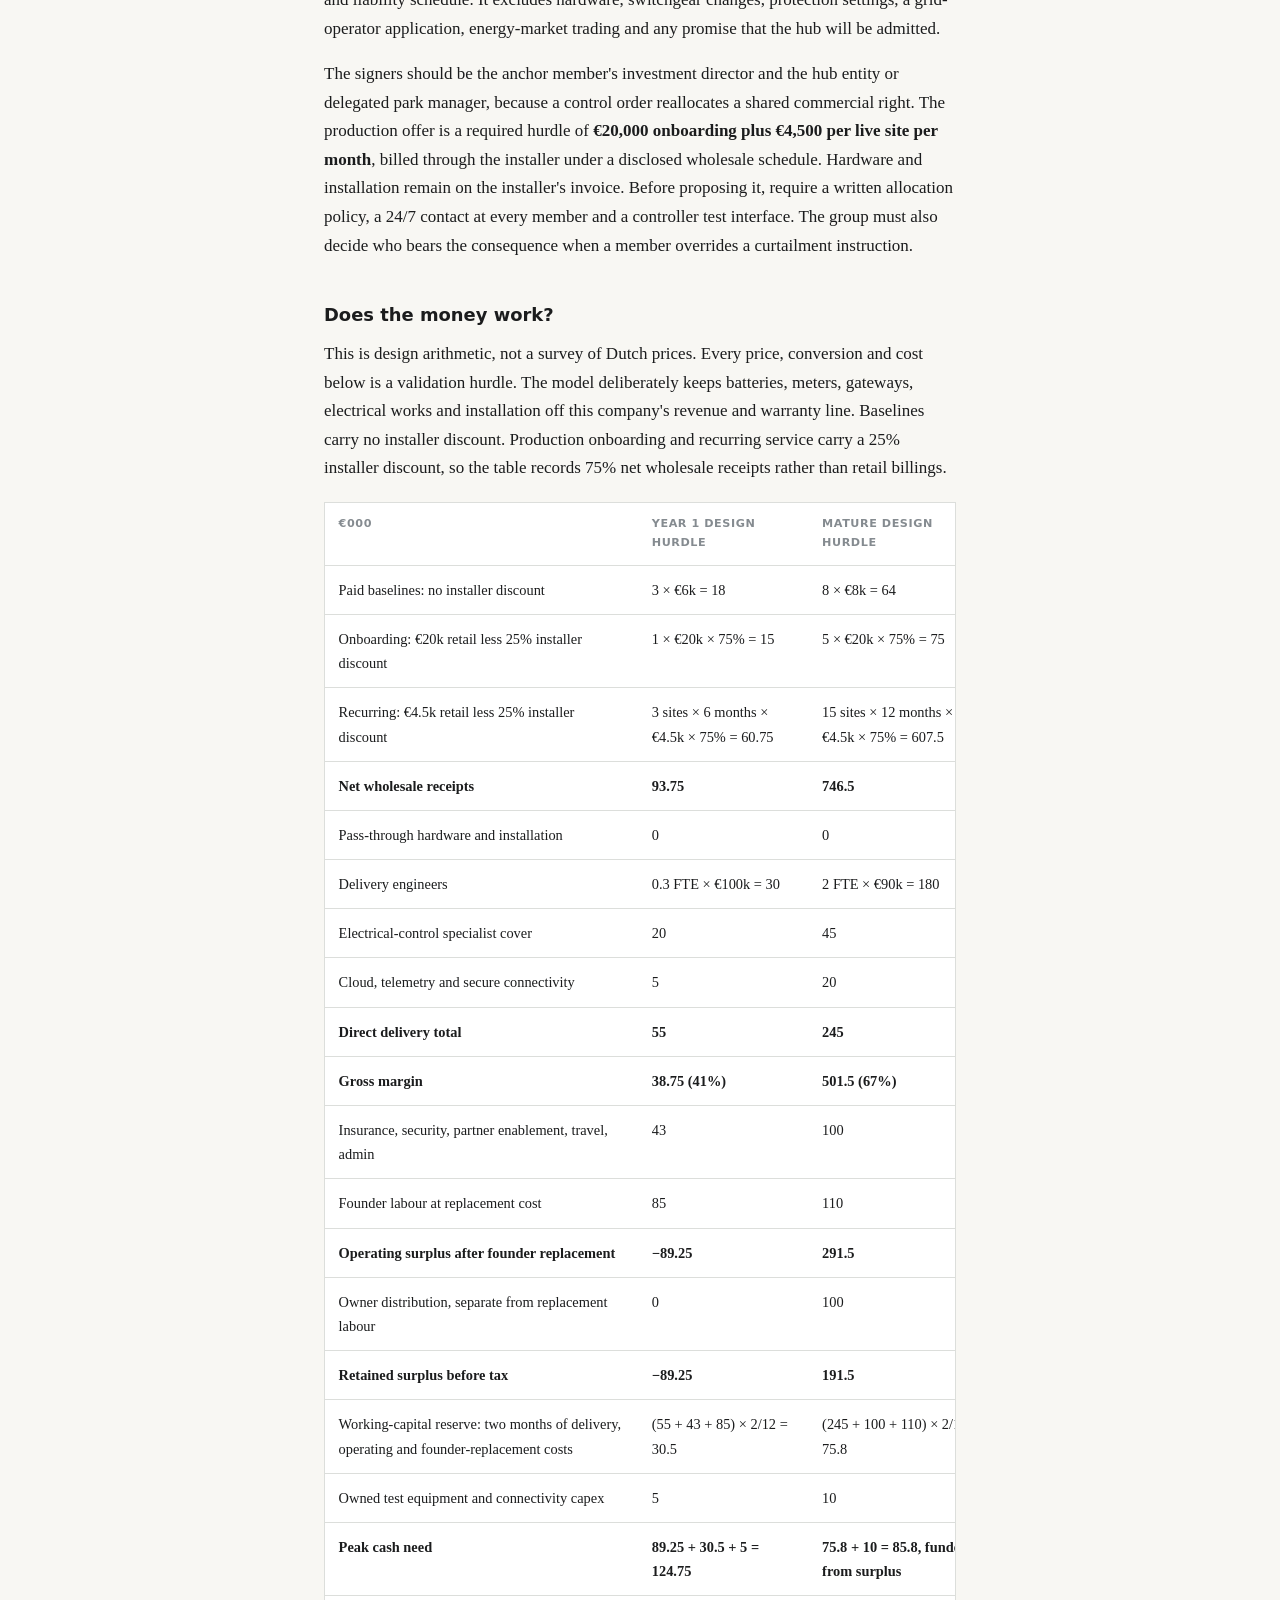
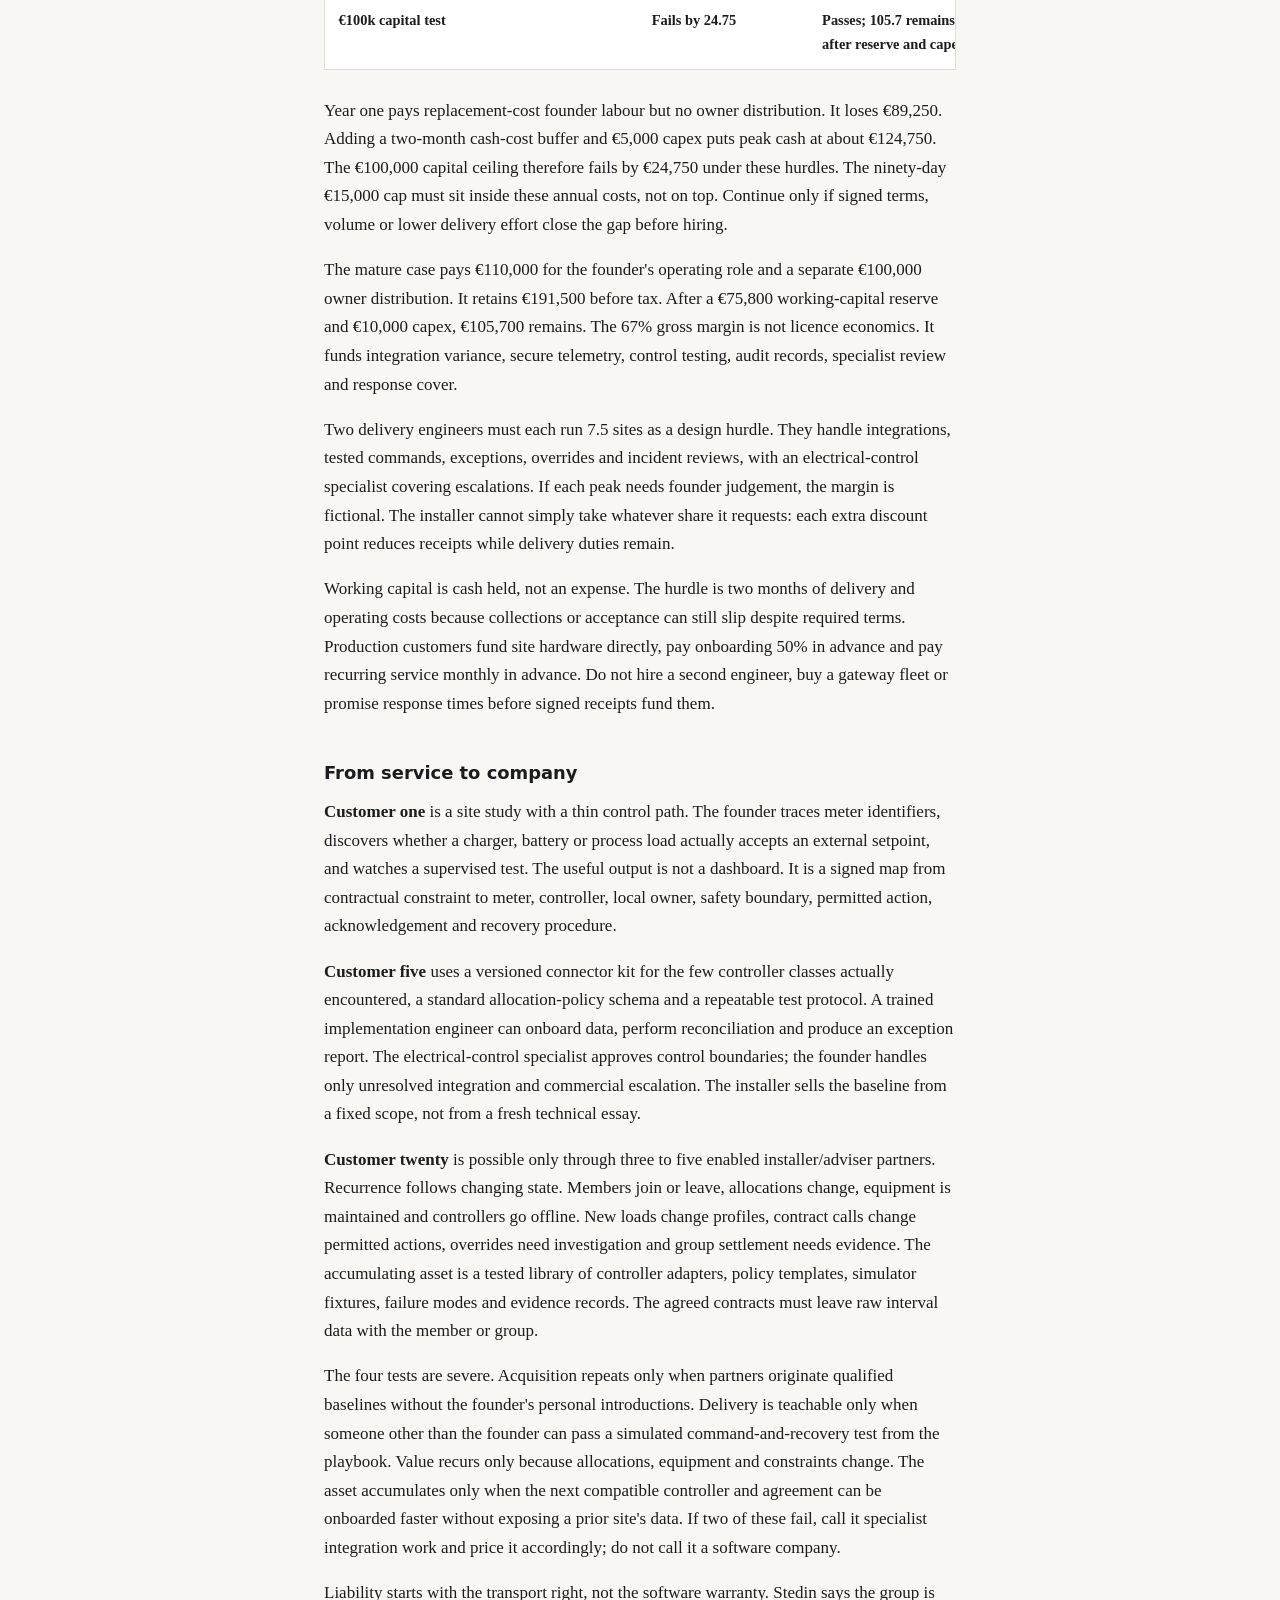
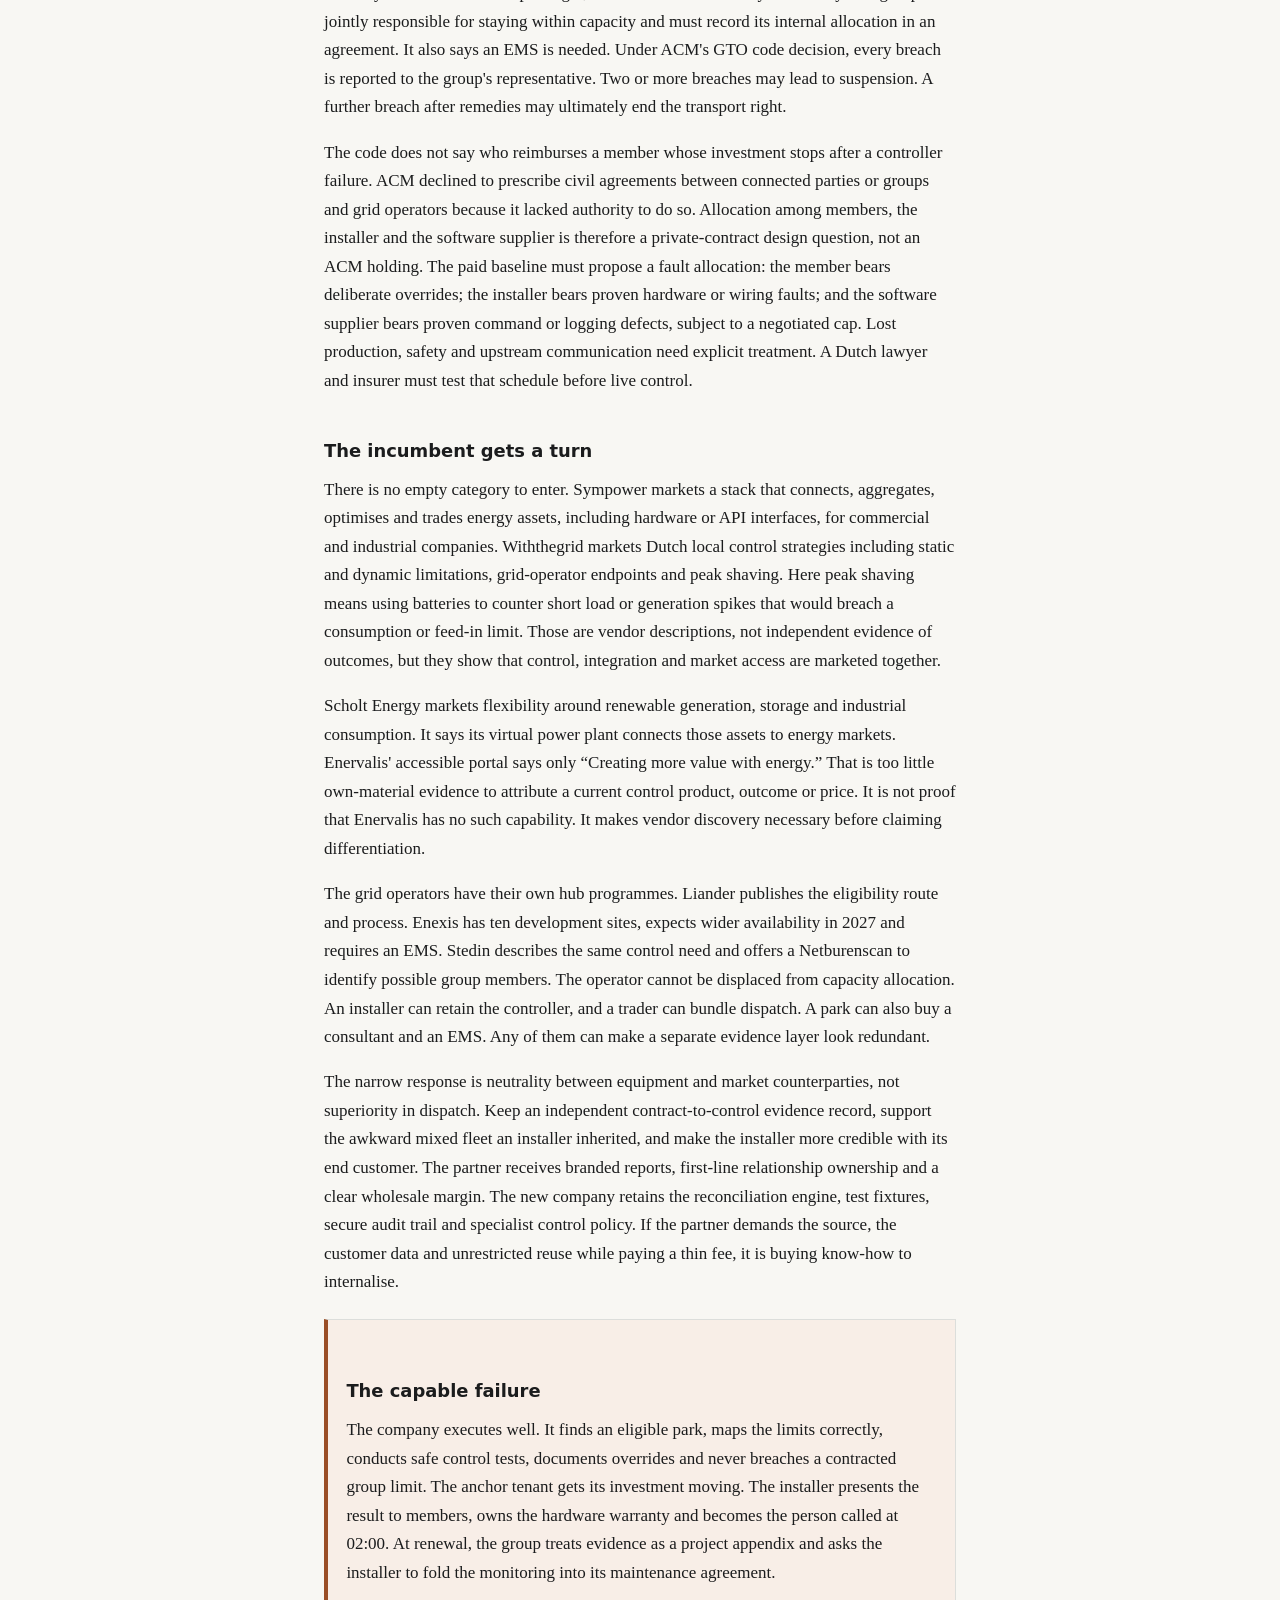
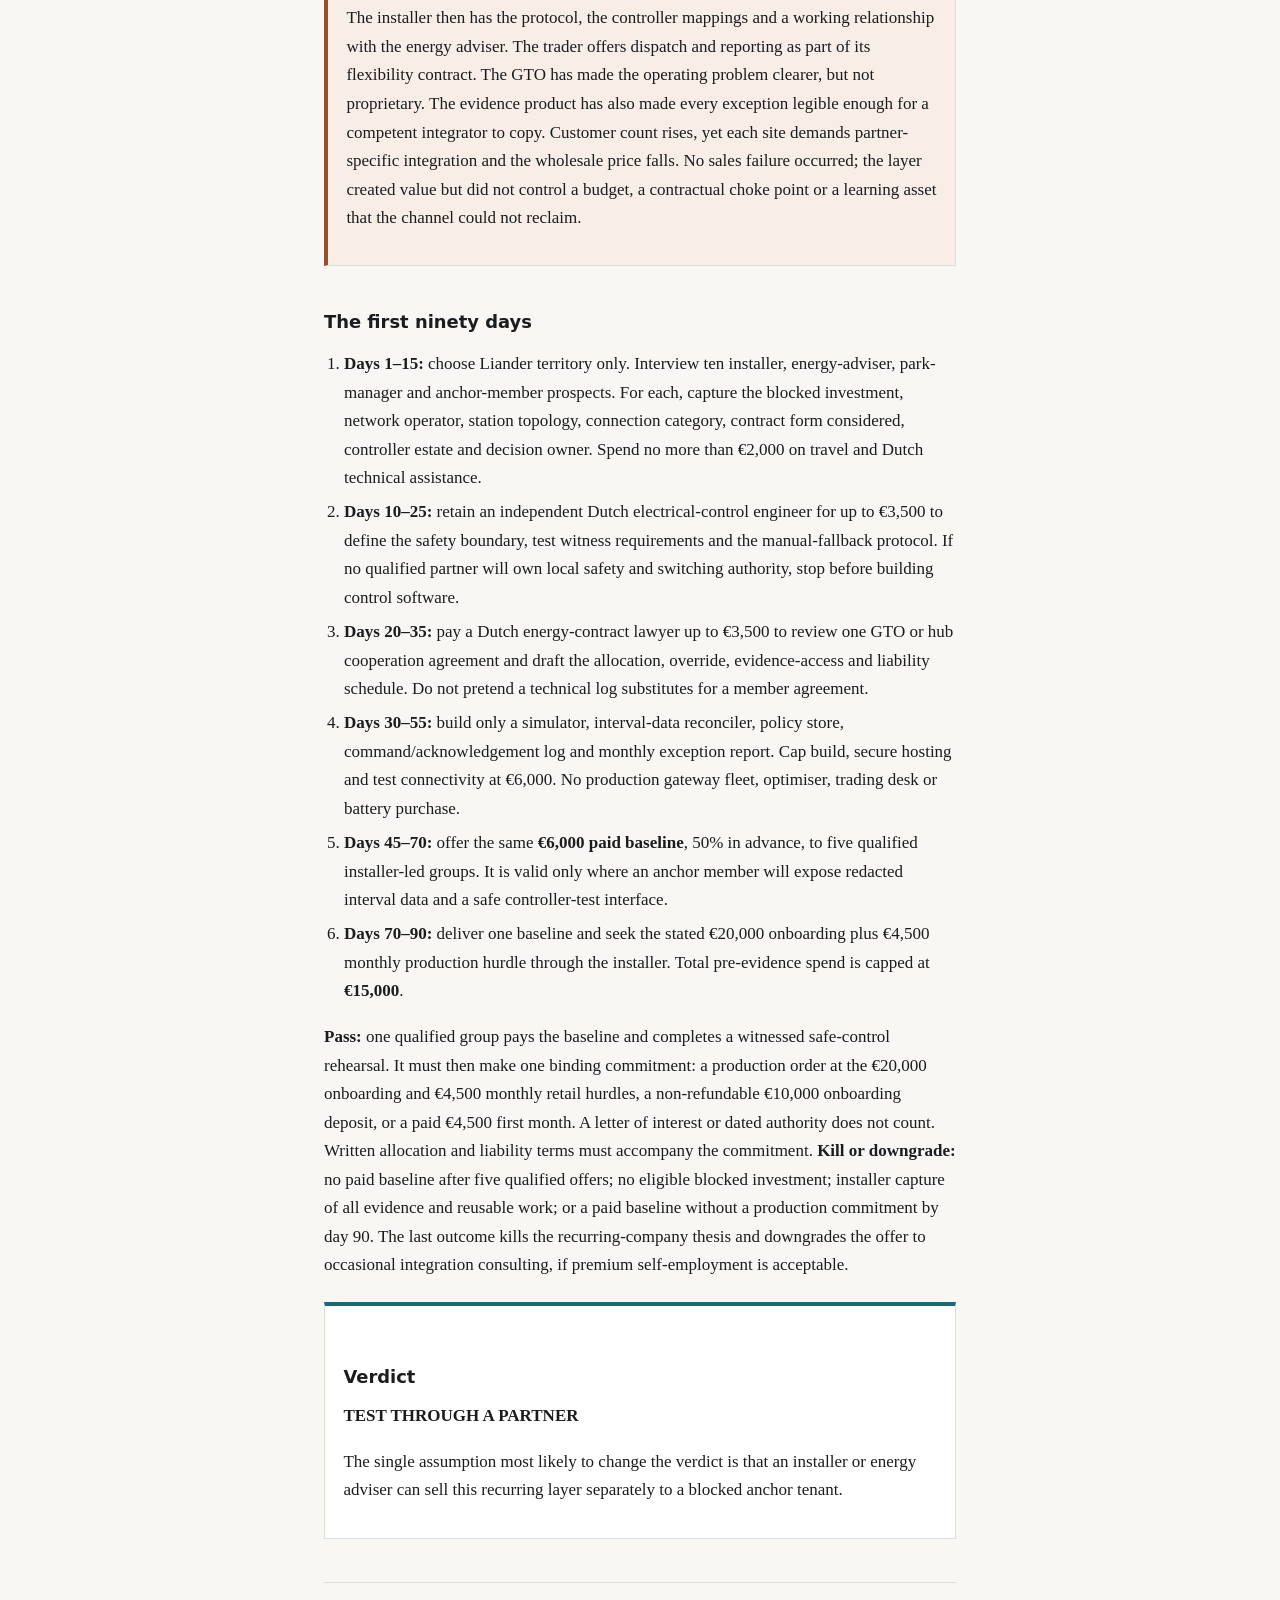
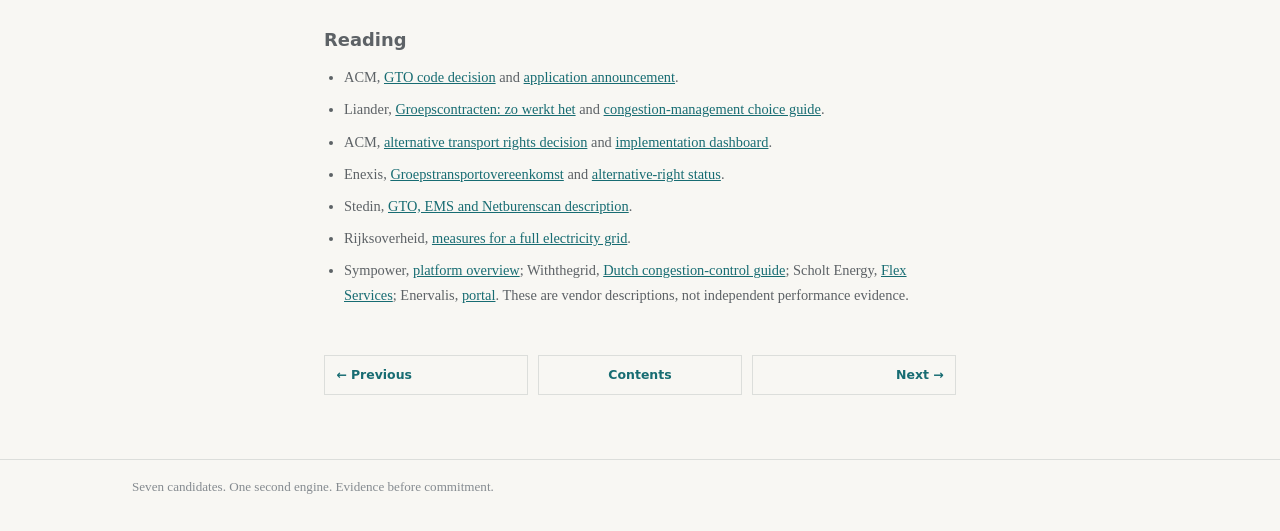
<file: chapters/06-grid-capacity-hubs.html>
<!DOCTYPE html>
<html lang="en">
<head>
<meta charset="utf-8">
<meta name="viewport" content="width=device-width, initial-scale=1">
<title>A shared limit is a real operating system — The Second Engine</title>
<meta name="description" content="A test of a control-and-evidence layer for Dutch business-park energy hubs, and of whether it can retain margin beside installers, traders and grid operators.">
<link rel="stylesheet" href="../static/style.css">
<script src="../static/theme.js"></script>
</head>
<body>
<header class="site-header">
  <div class="wrap">
    <a class="brand" href="../index.html">The Second <span>Engine</span></a>
    <nav class="site-nav">
      <a href="../index.html">Contents</a>
      <a href="../about.html">Method</a>
      <button class="theme-toggle" type="button">☾ Dark</button>
    </nav>
  </div>
</header>
<main class="wrap">
<p class="kicker">Essay 6 of 7 · Grid-congestion Capacity Control for Business Parks</p>
<h1>A shared limit is a real operating system, not an energy dashboard</h1>
<p class="lede">A factory that cannot electrify a process, add a charger depot or energise an expansion has a purchase event; a sustainability officer does not. Dutch energy hubs can now apply for a group transport agreement, but grid operators do not have to offer one until 2027. <!-- CHECK: 06-gto-final --> The opportunity is a control-and-evidence layer that keeps a qualified group inside its shared limit and explains every intervention. The fatal possibility is that the installer, trader, aggregator or grid operator already owns the controls, hardware and Dutch-language relationship. This is not a thesis about selling optimisation software to every business park. It tests whether one blocked site will buy a neutral operating layer through the party it already trusts.</p>

<section class="proposition">
<h2>The proposition</h2>
<p>The first customer is a group of four to eight large connections behind one eligible electricity station in Liander territory. It is an existing business park where transport capacity blocks one member's signed expansion, electrified fleet, cold store or production equipment. The economic buyer is that member's operations or investment director, with park management as organiser. The group, not an individual sustainability lead, must choose who may use shared headroom and who pays when it is scarce.</p>
<p>The product is a fixed-scope <em>capacity operating baseline</em>, followed by a managed control-and-evidence service. It reconciles revenue-meter and controller readings against the group limit, member allocations and operating state. It can issue a proposed curtailment order and record the command, acknowledgement, response and override. A monthly report explains exceptions. The company does not trade energy, sell a battery, procure a grid connection, promise capacity, or sign the group's transport contract.</p>
<p>The practical boundary is important. A group transport agreement shares transport capacity; it does not make unrelated sites one electrical installation. At Enexis, each participant retains its own connection, the group has one transport contract, and an energy-management system is required to apply the allocation and remain within the group capacity. <!-- CHECK: 06-enexis-gto --> The business can connect to an installer's battery, charger, building-management or process controller, but it must not take over safety interlocks or process sequencing. The equipment owner retains final local authority.</p>
<p>The substitute is substantial: a park manager's spreadsheet and group chat; an installer-supplied energy-management system; a trader or aggregator's virtual power plant; a consultant's feasibility model; or a member choosing a smaller project and keeping its individual limit. The proposed layer wins only when it makes the shared promise more operable and auditable than those substitutes. A prettier load chart does not justify a new supplier.</p>
</section>

<section class="changed">
<h2>What changed</h2>
<p>The group contract has moved from proposal to code, but availability still needs qualification. On 19 December 2025, ACM said energy-hub companies can apply and grid operators must offer the form from 1 January 2027. <!-- CHECK: 06-gto-final --> The legal route is live; a universal service obligation is not. Neither fact guarantees a useful group limit or approves a control vendor.</p>
<p>Implementation is uneven. Liander describes a current group-contract application route for large connections above 3×80 A, requiring a formed hub, high-frequency metering and all members on the same electricity station. It says at least one member must have contracted transport capacity and gives an average two-year lead time for forming the group and agreeing the contract. <!-- CHECK: 06-liander-route --> Enexis says it is working with ten business parks and expects to offer group transport agreements (GTOs, after the Dutch term) more broadly from 2027. <!-- CHECK: 06-enexis-rollout --> An entrant should therefore sell neither “a Dutch GTO product” nor a deadline. It should qualify the operator, station topology, connection class and application status before a software proposal.</p>
<p>Other contract forms solve different operating problems. In a decision announced on 19 July 2024, ACM allowed regional operators to offer time-block transport from 1 April 2025. It also described a TenneT duration-bound right that permits maximum use at least 85% of the time. <!-- CHECK: 06-atr-date --> ACM's 2 June 2026 dashboard separately lists capacity-restriction and capacity-steering contracts, group variants, time-block and duration-bound rights, and a fully non-firm right tied to actual grid loading. <!-- CHECK: 06-contract-taxonomy --></p>
<p>The difference between code and product is visible at Enexis. Its Blokstroom application route for consumption started on 1 April 2025. Its fully variable Reststroom is still under investigation because available capacity cannot yet be seen well enough. <!-- CHECK: 06-enexis-atr-status --> A project needing a firm evening peak cannot be sold either form and called solved.</p>
<p>Capacity-limiting contracts are also concrete. Liander describes a CBC with call-up, a CBC with fixed adjustment times, and redispatch in which a Congestion Service Provider (CSP) bids the customer's flexibility on the GOPACS trading platform. <!-- CHECK: 06-liander-cbc --> An ACM dashboard defines a CBC more narrowly: a company voluntarily and temporarily adjusts load when overload threatens, in exchange for compensation. <!-- CHECK: 06-cbc-compensation --> That duty and payment do not prove that a park will fund a separate evidence layer.</p>
<p>The public response is material but is not customer revenue. Rijksoverheid says €62 million is available for advice and investments for organisations blocked by a full grid, and €166 million for stimulating energy hubs. <!-- CHECK: 06-public-support --> Those are programme budgets, not a price list, award to this company, or proof that an installer will share margin. The demand evidence that matters is narrower: a member has a blocked, costed investment and the group has reached a contract and governance choice that must be operated.</p>
</section>

<section class="sale">
<h2>The first sale</h2>
<p>Use an actual operator map to build a ten-type prospect list. Include park-management foundations, estates with an approved hub study, and cold-storage, food, logistics, metals, waste and fleet-depot anchor tenants. Include the electrical installer or energy adviser already analysing their profiles. Screen out parks without common station eligibility, a committed anchor investment, or agreement to share interval data. An ambitious solar plan is not enough.</p>
<p>The opening route is through a Dutch-speaking electrical installer and an energy consultant, not independent English-language outbound. The required partner role includes explaining switchgear, meter access, permits, operating limits and member politics. The founder can lead integration design and a transparent evidence model in English; the channel partner must lead Dutch workshops, contractual discovery and on-call discussions. If the partner asks the founder to become the park's Dutch-speaking energy manager, the model violates the reader's constraint and should be declined.</p>
<p>Sell a four-week, <strong>€6,000 paid capacity operating baseline</strong>. That is a required test price, not an observed market rate. It reconciles fifteen-minute data against the group's proposed limit; maps controllable loads and their local owners; rehearses one safe curtailment path in a test window; specifies the command/acknowledgement/evidence log; and produces an exception and liability schedule. It excludes hardware, switchgear changes, protection settings, a grid-operator application, energy-market trading and any promise that the hub will be admitted.</p>
<p>The signers should be the anchor member's investment director and the hub entity or delegated park manager, because a control order reallocates a shared commercial right. The production offer is a required hurdle of <strong>€20,000 onboarding plus €4,500 per live site per month</strong>, billed through the installer under a disclosed wholesale schedule. Hardware and installation remain on the installer's invoice. Before proposing it, require a written allocation policy, a 24/7 contact at every member and a controller test interface. The group must also decide who bears the consequence when a member overrides a curtailment instruction.</p>
</section>

<section class="economics">
<h2>Does the money work?</h2>
<p>This is design arithmetic, not a survey of Dutch prices. Every price, conversion and cost below is a validation hurdle. The model deliberately keeps batteries, meters, gateways, electrical works and installation off this company's revenue and warranty line. Baselines carry no installer discount. Production onboarding and recurring service carry a 25% installer discount, so the table records 75% net wholesale receipts rather than retail billings.</p>
<div class="ledger-wrap"><table class="ledger">
<thead><tr><th>€000</th><th>Year 1 design hurdle</th><th>Mature design hurdle</th></tr></thead>
<tbody>
<tr><td>Paid baselines: no installer discount</td><td>3 × €6k = 18</td><td>8 × €8k = 64</td></tr>
<tr><td>Onboarding: €20k retail less 25% installer discount</td><td>1 × €20k × 75% = 15</td><td>5 × €20k × 75% = 75</td></tr>
<tr><td>Recurring: €4.5k retail less 25% installer discount</td><td>3 sites × 6 months × €4.5k × 75% = 60.75</td><td>15 sites × 12 months × €4.5k × 75% = 607.5</td></tr>
<tr><td><strong>Net wholesale receipts</strong></td><td><strong>93.75</strong></td><td><strong>746.5</strong></td></tr>
<tr><td>Pass-through hardware and installation</td><td>0</td><td>0</td></tr>
<tr><td>Delivery engineers</td><td>0.3 FTE × €100k = 30</td><td>2 FTE × €90k = 180</td></tr>
<tr><td>Electrical-control specialist cover</td><td>20</td><td>45</td></tr>
<tr><td>Cloud, telemetry and secure connectivity</td><td>5</td><td>20</td></tr>
<tr><td><strong>Direct delivery total</strong></td><td><strong>55</strong></td><td><strong>245</strong></td></tr>
<tr><td><strong>Gross margin</strong></td><td><strong>38.75 (41%)</strong></td><td><strong>501.5 (67%)</strong></td></tr>
<tr><td>Insurance, security, partner enablement, travel, admin</td><td>43</td><td>100</td></tr>
<tr><td>Founder labour at replacement cost</td><td>85</td><td>110</td></tr>
<tr><td><strong>Operating surplus after founder replacement</strong></td><td><strong>−89.25</strong></td><td><strong>291.5</strong></td></tr>
<tr><td>Owner distribution, separate from replacement labour</td><td>0</td><td>100</td></tr>
<tr><td><strong>Retained surplus before tax</strong></td><td><strong>−89.25</strong></td><td><strong>191.5</strong></td></tr>
<tr><td>Working-capital reserve: two months of delivery, operating and founder-replacement costs</td><td>(55 + 43 + 85) × 2/12 = 30.5</td><td>(245 + 100 + 110) × 2/12 = 75.8</td></tr>
<tr><td>Owned test equipment and connectivity capex</td><td>5</td><td>10</td></tr>
<tr><td><strong>Peak cash need</strong></td><td><strong>89.25 + 30.5 + 5 = 124.75</strong></td><td><strong>75.8 + 10 = 85.8, funded from surplus</strong></td></tr>
<tr><td><strong>€100k capital test</strong></td><td><strong>Fails by 24.75</strong></td><td><strong>Passes; 105.7 remains after reserve and capex</strong></td></tr>
</tbody></table></div>
<p>Year one pays replacement-cost founder labour but no owner distribution. It loses €89,250. Adding a two-month cash-cost buffer and €5,000 capex puts peak cash at about €124,750. The €100,000 capital ceiling therefore fails by €24,750 under these hurdles. The ninety-day €15,000 cap must sit inside these annual costs, not on top. Continue only if signed terms, volume or lower delivery effort close the gap before hiring.</p>
<p>The mature case pays €110,000 for the founder's operating role and a separate €100,000 owner distribution. It retains €191,500 before tax. After a €75,800 working-capital reserve and €10,000 capex, €105,700 remains. The 67% gross margin is not licence economics. It funds integration variance, secure telemetry, control testing, audit records, specialist review and response cover.</p>
<p>Two delivery engineers must each run 7.5 sites as a design hurdle. They handle integrations, tested commands, exceptions, overrides and incident reviews, with an electrical-control specialist covering escalations. If each peak needs founder judgement, the margin is fictional. The installer cannot simply take whatever share it requests: each extra discount point reduces receipts while delivery duties remain.</p>
<p>Working capital is cash held, not an expense. The hurdle is two months of delivery and operating costs because collections or acceptance can still slip despite required terms. Production customers fund site hardware directly, pay onboarding 50% in advance and pay recurring service monthly in advance. Do not hire a second engineer, buy a gateway fleet or promise response times before signed receipts fund them.</p>
</section>

<section class="scale">
<h2>From service to company</h2>
<p><strong>Customer one</strong> is a site study with a thin control path. The founder traces meter identifiers, discovers whether a charger, battery or process load actually accepts an external setpoint, and watches a supervised test. The useful output is not a dashboard. It is a signed map from contractual constraint to meter, controller, local owner, safety boundary, permitted action, acknowledgement and recovery procedure.</p>
<p><strong>Customer five</strong> uses a versioned connector kit for the few controller classes actually encountered, a standard allocation-policy schema and a repeatable test protocol. A trained implementation engineer can onboard data, perform reconciliation and produce an exception report. The electrical-control specialist approves control boundaries; the founder handles only unresolved integration and commercial escalation. The installer sells the baseline from a fixed scope, not from a fresh technical essay.</p>
<p><strong>Customer twenty</strong> is possible only through three to five enabled installer/adviser partners. Recurrence follows changing state. Members join or leave, allocations change, equipment is maintained and controllers go offline. New loads change profiles, contract calls change permitted actions, overrides need investigation and group settlement needs evidence. The accumulating asset is a tested library of controller adapters, policy templates, simulator fixtures, failure modes and evidence records. The agreed contracts must leave raw interval data with the member or group.</p>
<p>The four tests are severe. Acquisition repeats only when partners originate qualified baselines without the founder's personal introductions. Delivery is teachable only when someone other than the founder can pass a simulated command-and-recovery test from the playbook. Value recurs only because allocations, equipment and constraints change. The asset accumulates only when the next compatible controller and agreement can be onboarded faster without exposing a prior site's data. If two of these fail, call it specialist integration work and price it accordingly; do not call it a software company.</p>
<p>Liability starts with the transport right, not the software warranty. Stedin says the group is jointly responsible for staying within capacity and must record its internal allocation in an agreement. It also says an EMS is needed. <!-- CHECK: 06-stedin-hub --> Under ACM's GTO code decision, every breach is reported to the group's representative. Two or more breaches may lead to suspension. A further breach after remedies may ultimately end the transport right. <!-- CHECK: 06-gto-sanctions --></p>
<p>The code does not say who reimburses a member whose investment stops after a controller failure. ACM declined to prescribe civil agreements between connected parties or groups and grid operators because it lacked authority to do so. <!-- CHECK: 06-gto-liability --> Allocation among members, the installer and the software supplier is therefore a private-contract design question, not an ACM holding. The paid baseline must propose a fault allocation: the member bears deliberate overrides; the installer bears proven hardware or wiring faults; and the software supplier bears proven command or logging defects, subject to a negotiated cap. Lost production, safety and upstream communication need explicit treatment. A Dutch lawyer and insurer must test that schedule before live control.</p>
</section>

<section class="competition">
<h2>The incumbent gets a turn</h2>
<p>There is no empty category to enter. Sympower markets a stack that connects, aggregates, optimises and trades energy assets, including hardware or API interfaces, for commercial and industrial companies. <!-- CHECK: 06-sympower --> Withthegrid markets Dutch local control strategies including static and dynamic limitations, grid-operator endpoints and peak shaving. <!-- CHECK: 06-withthegrid --> Here peak shaving means using batteries to counter short load or generation spikes that would breach a consumption or feed-in limit. <!-- CHECK: 06-peak-shaving --> Those are vendor descriptions, not independent evidence of outcomes, but they show that control, integration and market access are marketed together.</p>
<p>Scholt Energy markets flexibility around renewable generation, storage and industrial consumption. It says its virtual power plant connects those assets to energy markets. <!-- CHECK: 06-scholt --> Enervalis' accessible portal says only “Creating more value with energy.” <!-- CHECK: 06-enervalis --> That is too little own-material evidence to attribute a current control product, outcome or price. <!-- CHECK: 06-enervalis-boundary --> It is not proof that Enervalis has no such capability. It makes vendor discovery necessary before claiming differentiation.</p>
<p>The grid operators have their own hub programmes. Liander publishes the eligibility route and process. <!-- CHECK: 06-liander-route --> Enexis has ten development sites, expects wider availability in 2027 and requires an EMS. <!-- CHECK: 06-enexis-rollout --> <!-- CHECK: 06-enexis-gto --> Stedin describes the same control need and offers a Netburenscan to identify possible group members. <!-- CHECK: 06-stedin-hub --> The operator cannot be displaced from capacity allocation. An installer can retain the controller, and a trader can bundle dispatch. A park can also buy a consultant and an EMS. Any of them can make a separate evidence layer look redundant.</p>
<p>The narrow response is neutrality between equipment and market counterparties, not superiority in dispatch. Keep an independent contract-to-control evidence record, support the awkward mixed fleet an installer inherited, and make the installer more credible with its end customer. The partner receives branded reports, first-line relationship ownership and a clear wholesale margin. The new company retains the reconciliation engine, test fixtures, secure audit trail and specialist control policy. If the partner demands the source, the customer data and unrestricted reuse while paying a thin fee, it is buying know-how to internalise.</p>
</section>

<div class="counter">
<h2>The capable failure</h2>
<p>The company executes well. It finds an eligible park, maps the limits correctly, conducts safe control tests, documents overrides and never breaches a contracted group limit. The anchor tenant gets its investment moving. The installer presents the result to members, owns the hardware warranty and becomes the person called at 02:00. At renewal, the group treats evidence as a project appendix and asks the installer to fold the monitoring into its maintenance agreement.</p>
<p>The installer then has the protocol, the controller mappings and a working relationship with the energy adviser. The trader offers dispatch and reporting as part of its flexibility contract. The GTO has made the operating problem clearer, but not proprietary. The evidence product has also made every exception legible enough for a competent integrator to copy. Customer count rises, yet each site demands partner-specific integration and the wholesale price falls. No sales failure occurred; the layer created value but did not control a budget, a contractual choke point or a learning asset that the channel could not reclaim.</p>
</div>

<section class="monday">
<h2>The first ninety days</h2>
<ol>
<li><strong>Days 1–15:</strong> choose Liander territory only. Interview ten installer, energy-adviser, park-manager and anchor-member prospects. For each, capture the blocked investment, network operator, station topology, connection category, contract form considered, controller estate and decision owner. Spend no more than €2,000 on travel and Dutch technical assistance.</li>
<li><strong>Days 10–25:</strong> retain an independent Dutch electrical-control engineer for up to €3,500 to define the safety boundary, test witness requirements and the manual-fallback protocol. If no qualified partner will own local safety and switching authority, stop before building control software.</li>
<li><strong>Days 20–35:</strong> pay a Dutch energy-contract lawyer up to €3,500 to review one GTO or hub cooperation agreement and draft the allocation, override, evidence-access and liability schedule. Do not pretend a technical log substitutes for a member agreement.</li>
<li><strong>Days 30–55:</strong> build only a simulator, interval-data reconciler, policy store, command/acknowledgement log and monthly exception report. Cap build, secure hosting and test connectivity at €6,000. No production gateway fleet, optimiser, trading desk or battery purchase.</li>
<li><strong>Days 45–70:</strong> offer the same <strong>€6,000 paid baseline</strong>, 50% in advance, to five qualified installer-led groups. It is valid only where an anchor member will expose redacted interval data and a safe controller-test interface.</li>
<li><strong>Days 70–90:</strong> deliver one baseline and seek the stated €20,000 onboarding plus €4,500 monthly production hurdle through the installer. Total pre-evidence spend is capped at <strong>€15,000</strong>.</li>
</ol>
<p><strong>Pass:</strong> one qualified group pays the baseline and completes a witnessed safe-control rehearsal. It must then make one binding commitment: a production order at the €20,000 onboarding and €4,500 monthly retail hurdles, a non-refundable €10,000 onboarding deposit, or a paid €4,500 first month. A letter of interest or dated authority does not count. Written allocation and liability terms must accompany the commitment. <strong>Kill or downgrade:</strong> no paid baseline after five qualified offers; no eligible blocked investment; installer capture of all evidence and reusable work; or a paid baseline without a production commitment by day 90. The last outcome kills the recurring-company thesis and downgrades the offer to occasional integration consulting, if premium self-employment is acceptable.</p>
</section>

<div class="verdict-box">
<h2>Verdict</h2>
<p class="verdict"><strong>TEST THROUGH A PARTNER</strong></p>
<p>The single assumption most likely to change the verdict is that an installer or energy adviser can sell this recurring layer separately to a blocked anchor tenant.</p>
</div>

<div class="reading">
<h2>Reading</h2>
<ul>
<li>ACM, <a href="https://www.officielebekendmakingen.nl/stcrt-2025-43262.pdf">GTO code decision</a> and <a href="https://www.acm.nl/nl/publicaties/acm-energiehubs-kunnen-groepstransportovereenkomst-aanvragen-bij-hun-netbeheerder">application announcement</a>.</li>
<li>Liander, <a href="https://www.liander.nl/grootzakelijk/energietransitie/samenwerken/transportovereenkomst-voor-groepen">Groepscontracten: zo werkt het</a> and <a href="https://www.liander.nl/grootzakelijk/energietransitie/alles-over-netcongestie/keuzehulp-deelnemen-congestiemanagement">congestion-management choice guide</a>.</li>
<li>ACM, <a href="https://www.acm.nl/nl/publicaties/acm-stelt-maatregelen-tegen-netcongestie-vast-en-publiceert-uitgangspunten-voor-toekomstige-tariefaanpassingen">alternative transport rights decision</a> and <a href="https://www.acm.nl/nl/publicaties/voortgangsdashboard-bestuurlijke-afspraken-en-verbeterplannen-netbeheerders">implementation dashboard</a>.</li>
<li>Enexis, <a href="https://www.enexis.nl/zakelijk/netcapaciteit/flexibiliteitsoplossingen/groepstransportovereenkomst">Groepstransportovereenkomst</a> and <a href="https://www.enexis.nl/zakelijk/netcapaciteit/transportcapaciteit/alternatieve-transportrechten">alternative-right status</a>.</li>
<li>Stedin, <a href="https://www.stedin.net/zakelijk/energietransitie/beschikbare-netcapaciteit/flexoplossingen/energiehub/groepstransportovereenkomst">GTO, EMS and Netburenscan description</a>.</li>
<li>Rijksoverheid, <a href="https://www.rijksoverheid.nl/themas/klimaat-milieu-en-natuur/duurzame-energie/kabinet-neemt-maatregelen-tegen-vol-elektriciteitsnet-netcongestie">measures for a full electricity grid</a>.</li>
<li>Sympower, <a href="https://sympower.net/">platform overview</a>; Withthegrid, <a href="https://withthegrid.com/teleport/whitepaper/">Dutch congestion-control guide</a>; Scholt Energy, <a href="https://scholt.com/flex-services-for-energy-assets-scholt-energy">Flex Services</a>; Enervalis, <a href="https://portal.enervalis.com/">portal</a>. These are vendor descriptions, not independent performance evidence.</li>
</ul>
</div>

<nav class="chapter-nav" aria-label="Essay navigation">
  <a href="05-product-passports.html">← Previous</a>
  <a href="../index.html">Contents</a>
  <a href="04-asset-intelligence.html">Next →</a>
</nav>
</main>
<footer class="site-footer"><div class="wrap"><p>Seven candidates. One second engine. Evidence before commitment.</p></div></footer>
</body>
</html>
</file>
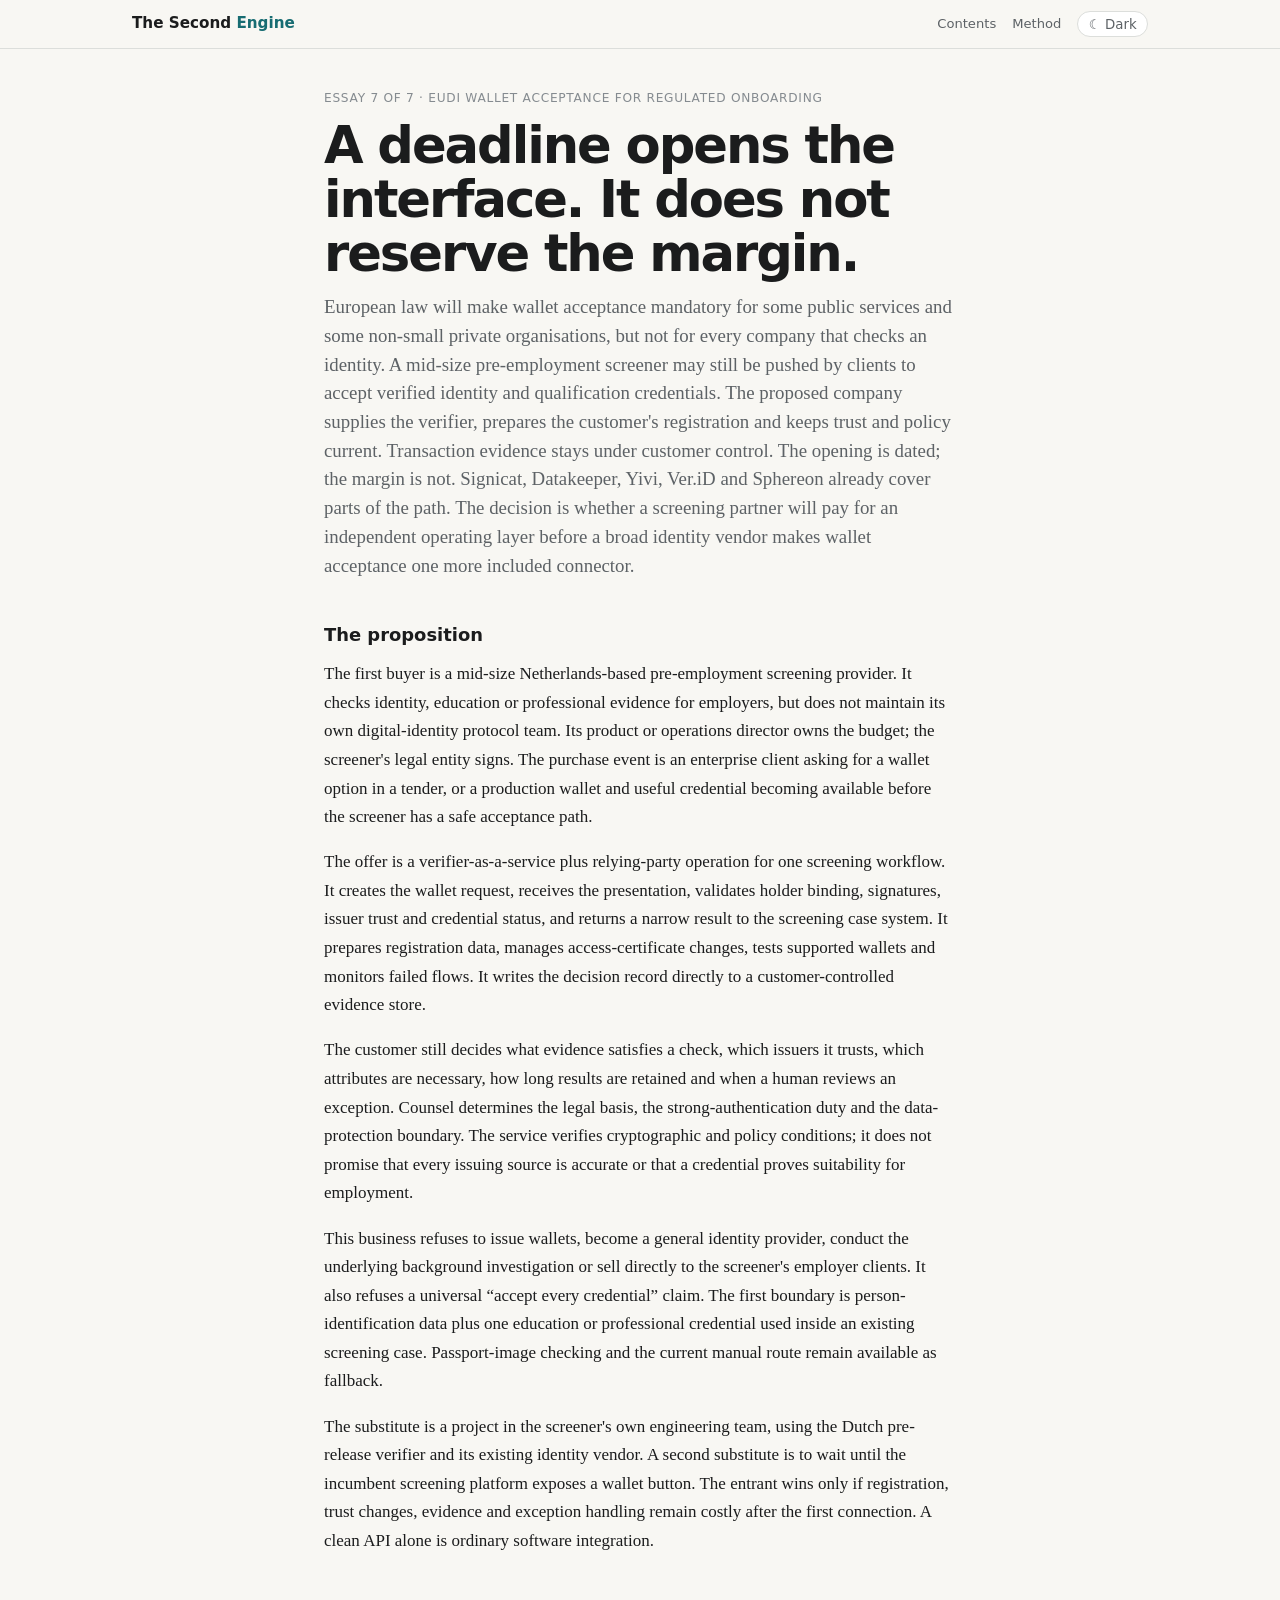
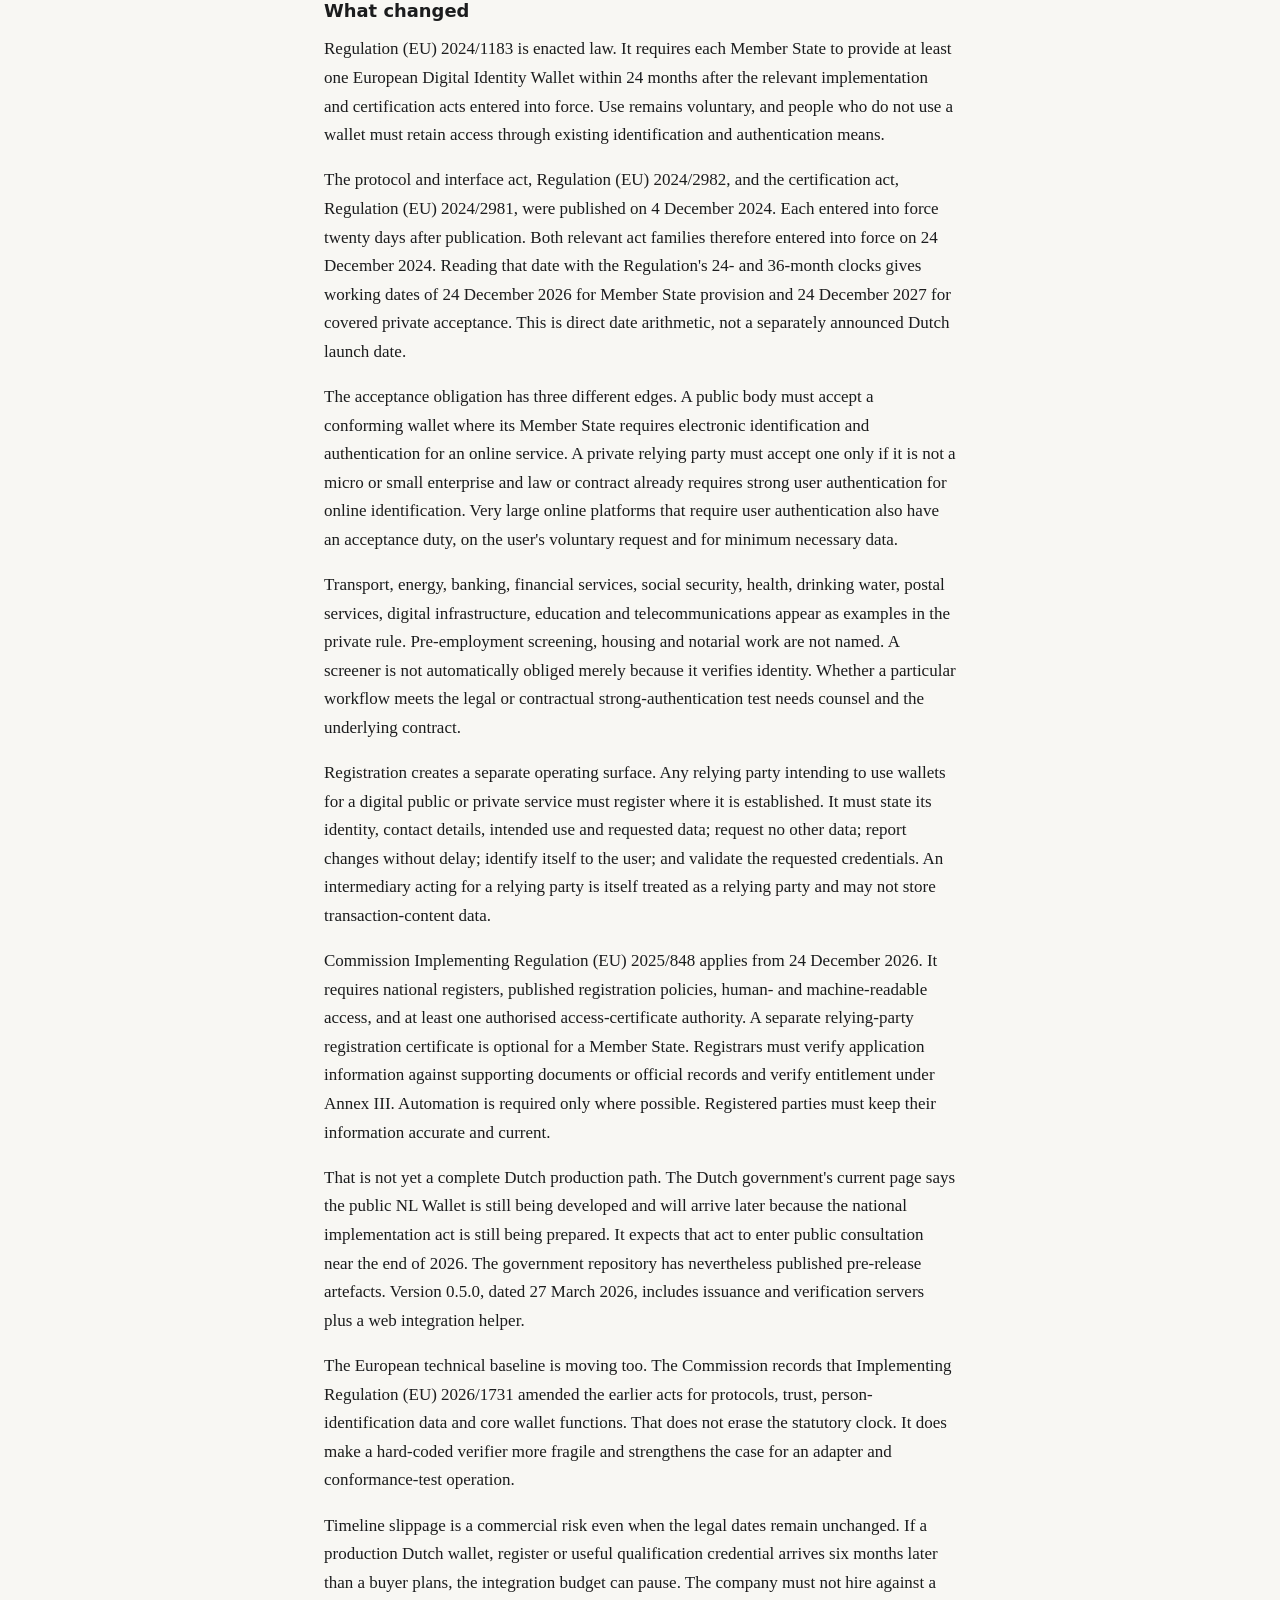
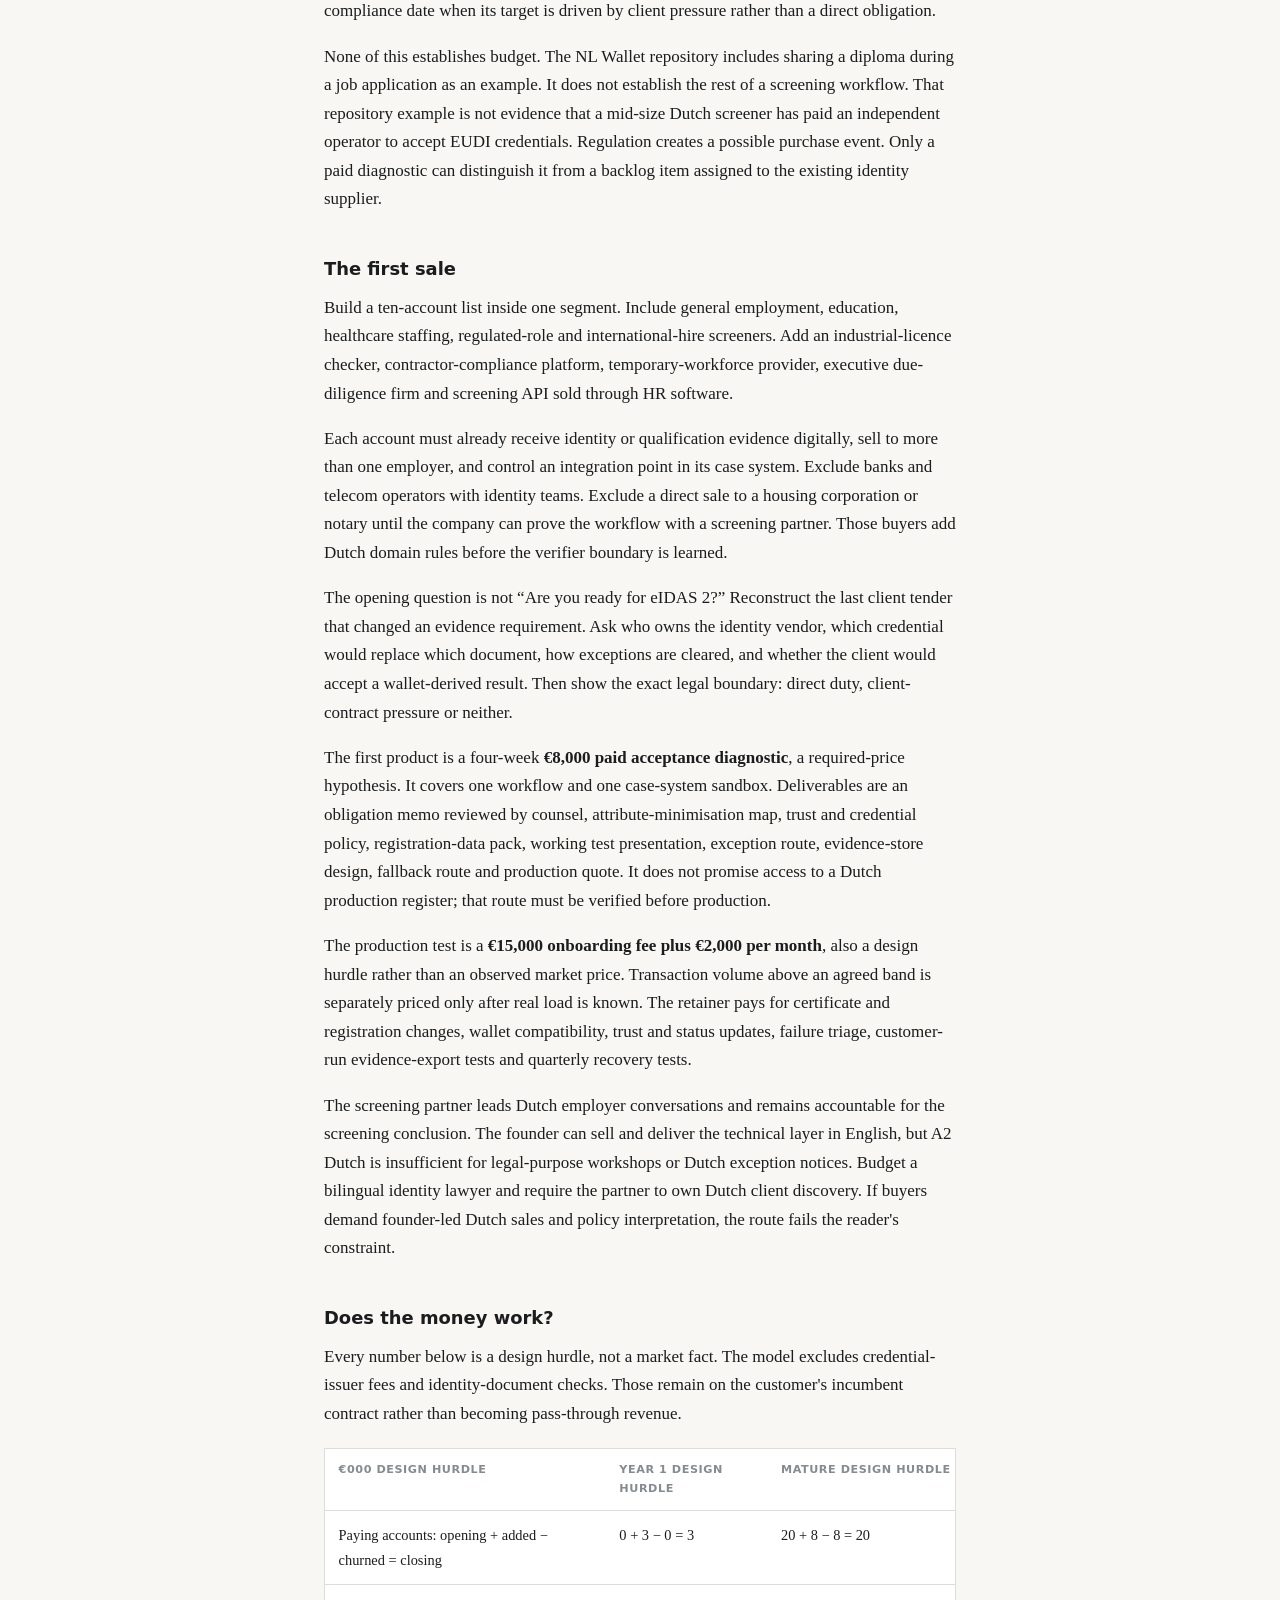
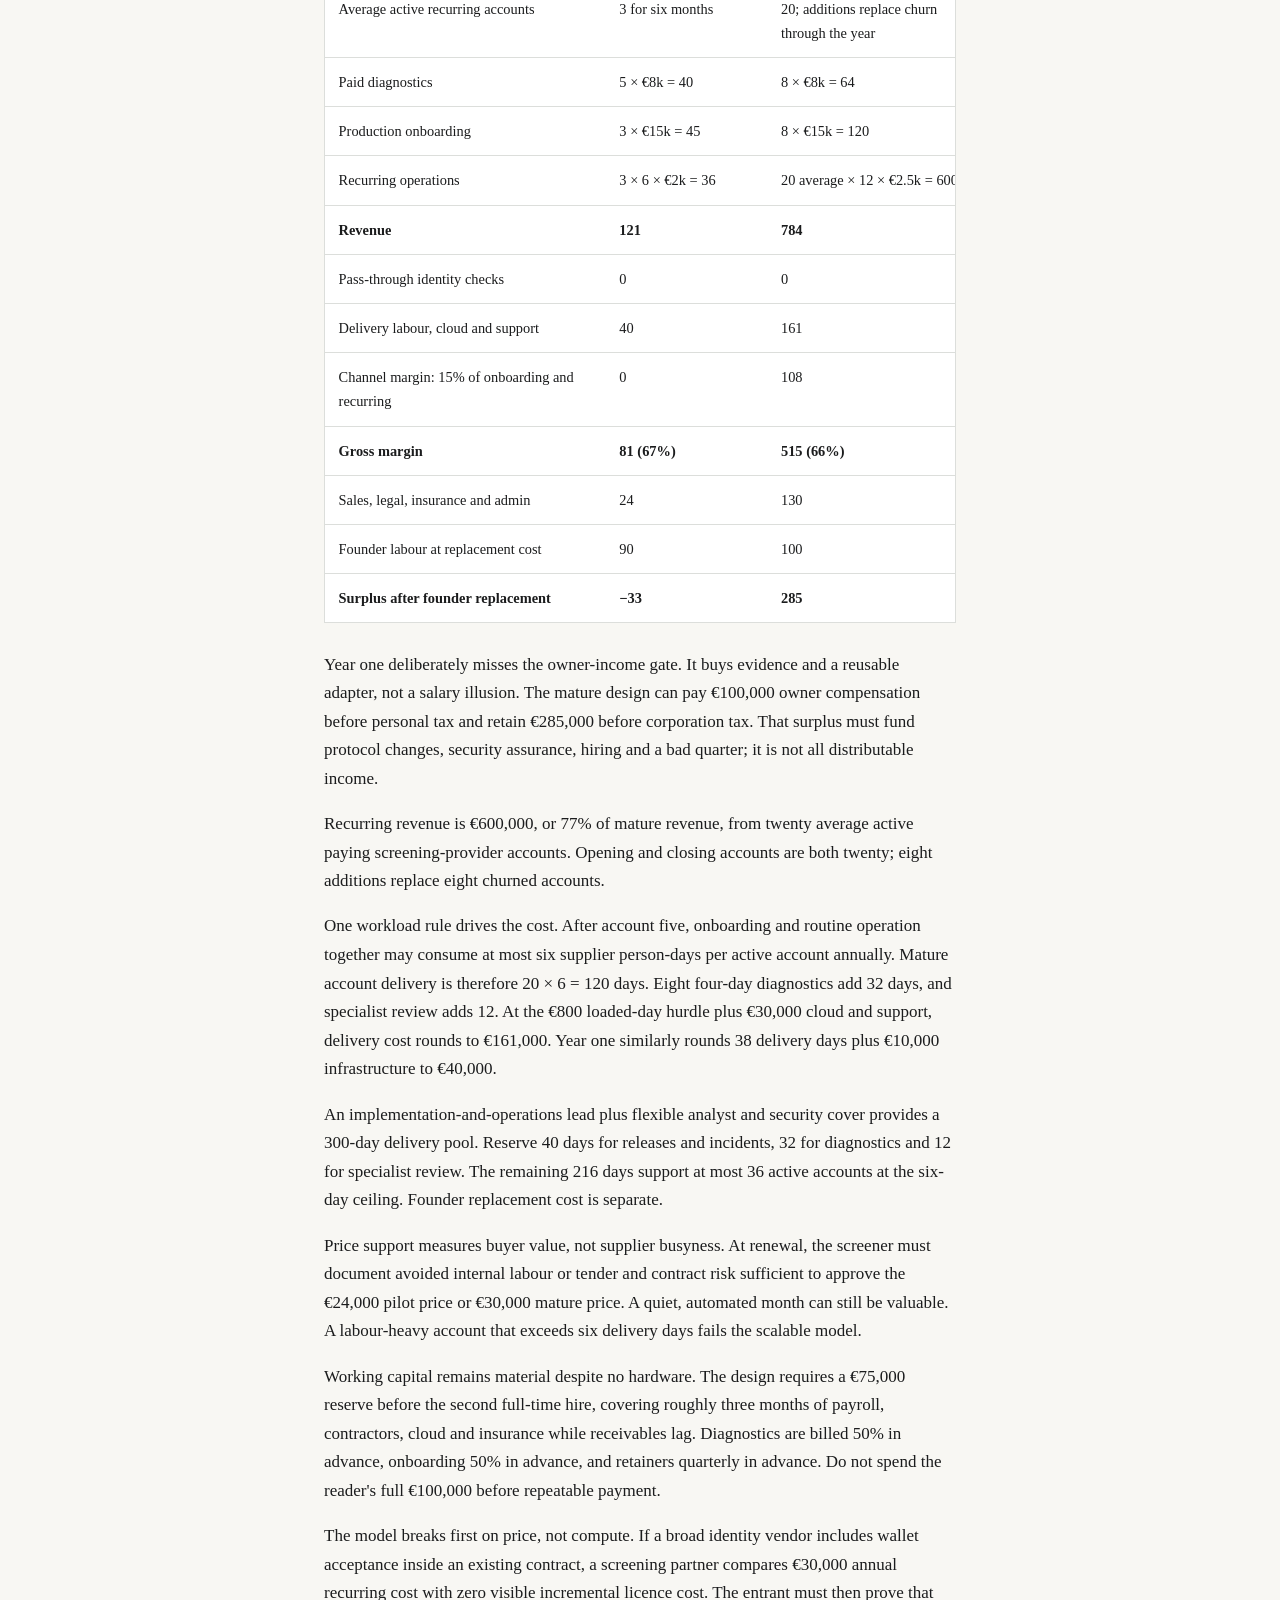
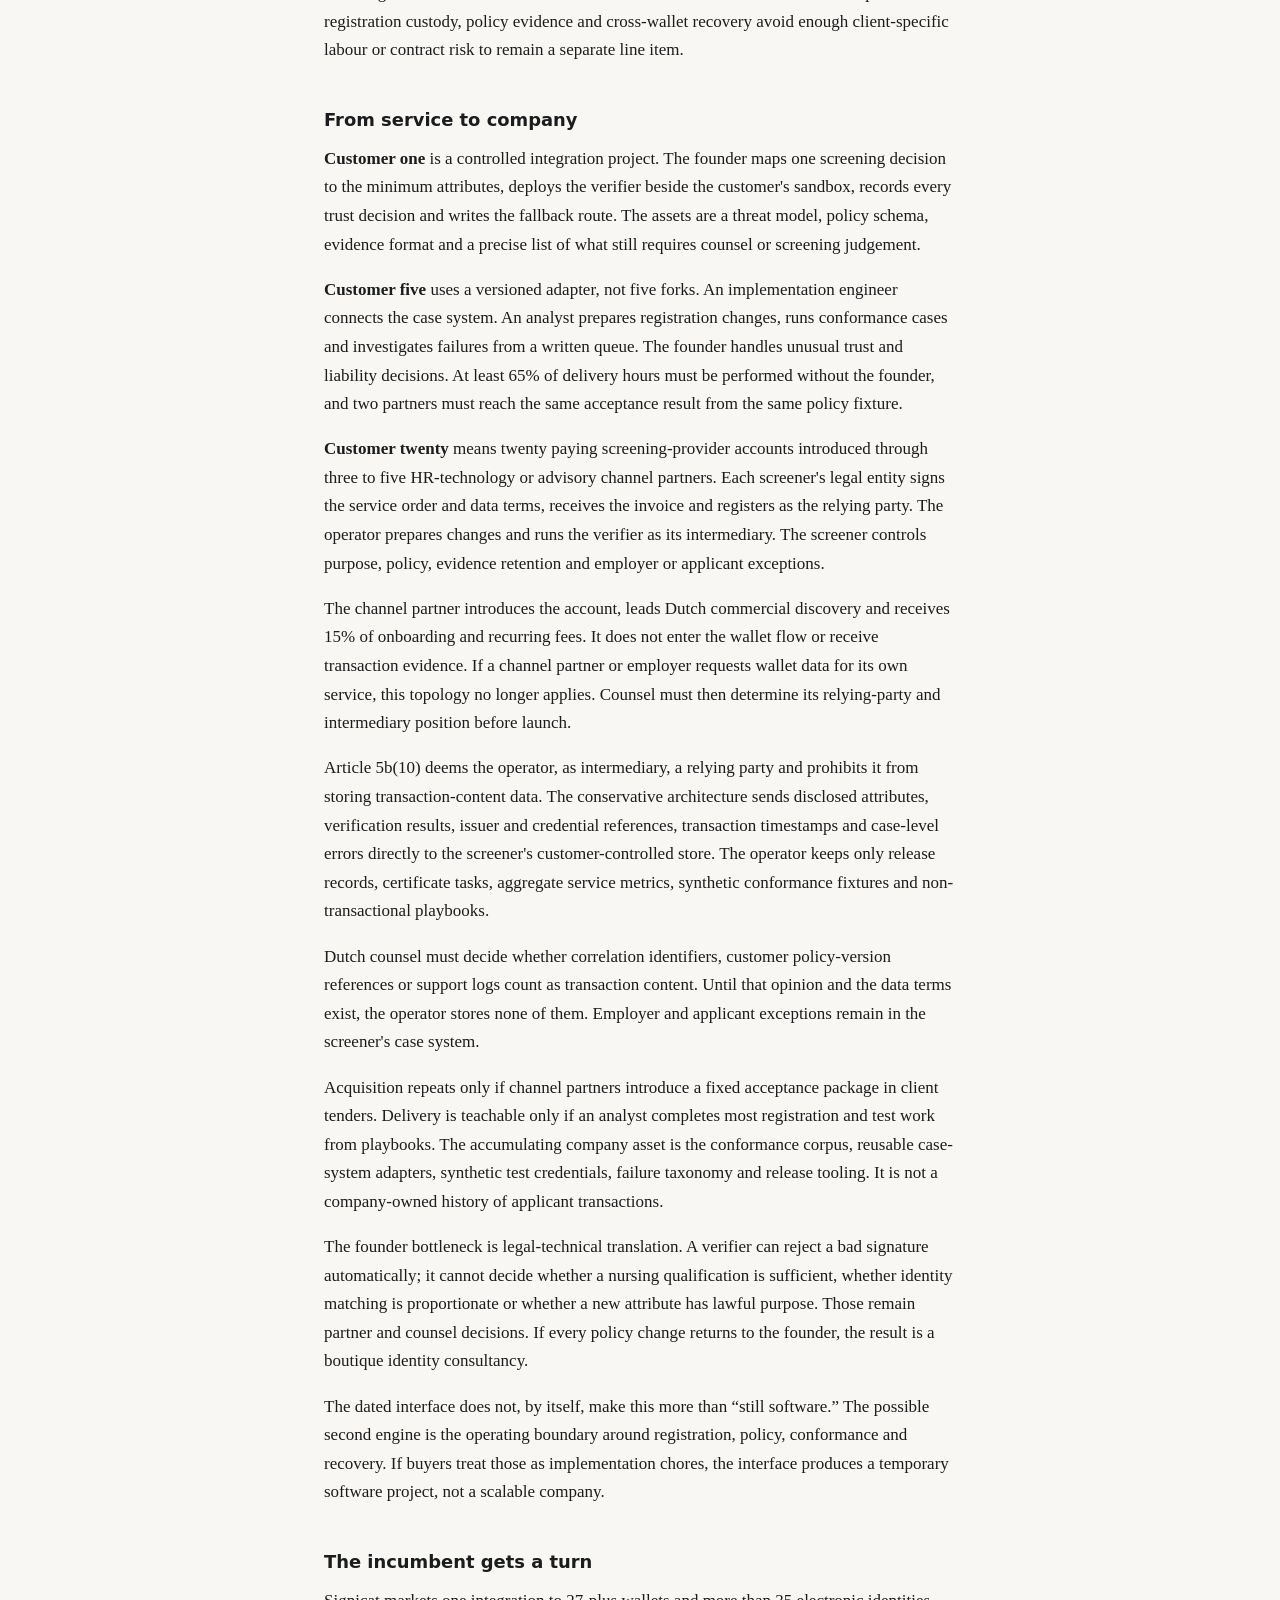
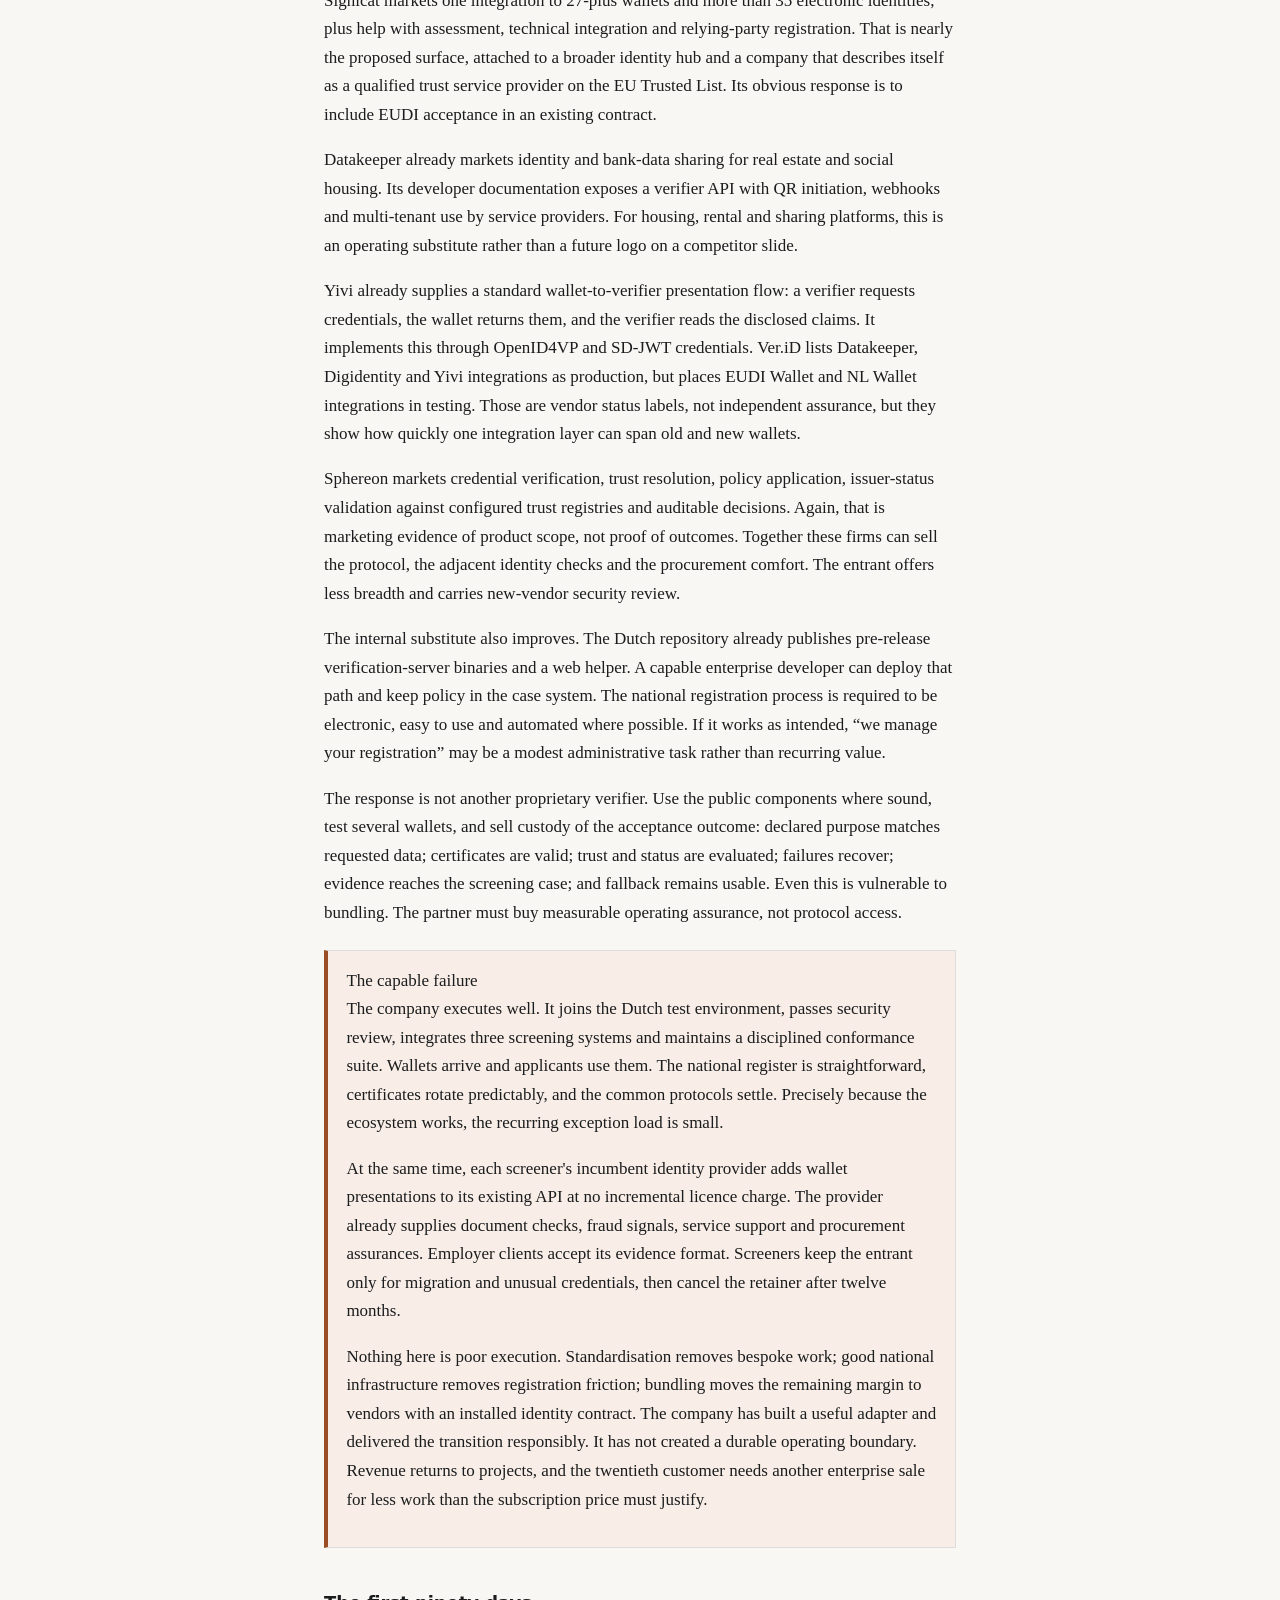
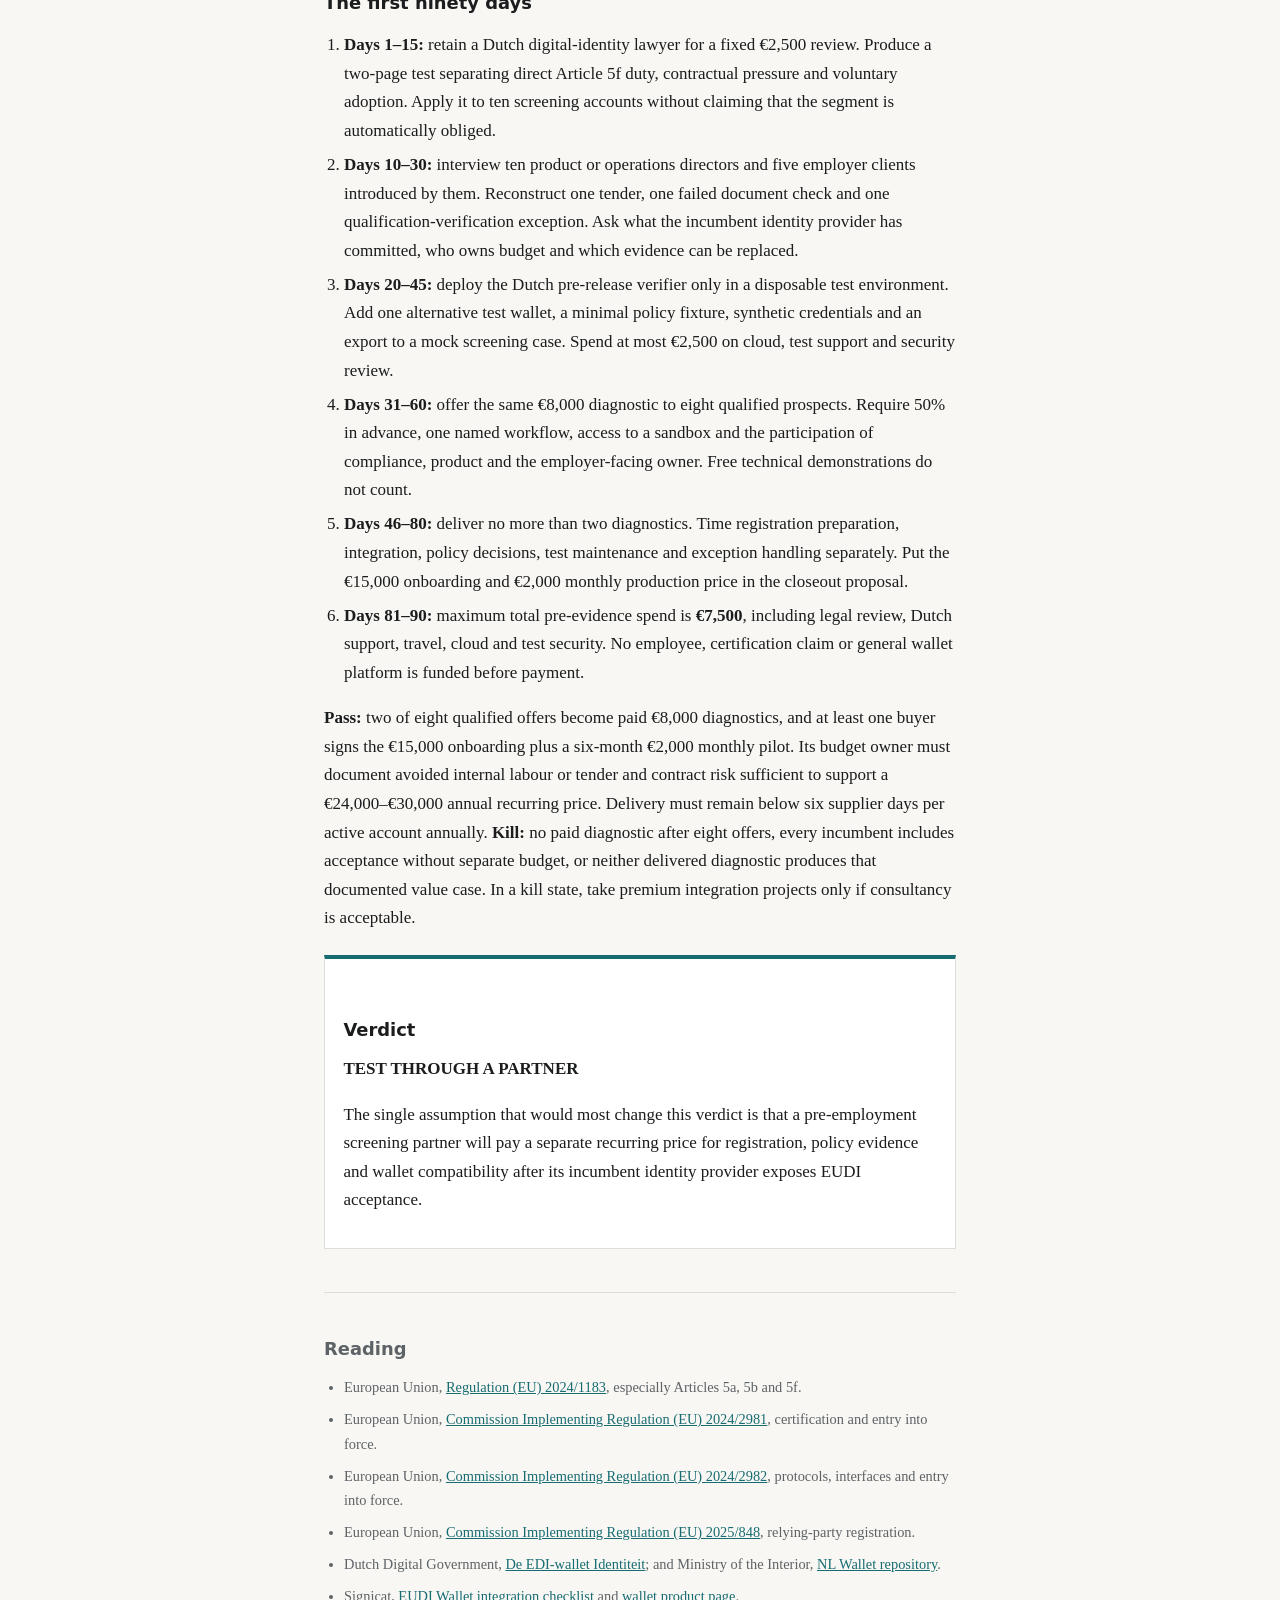
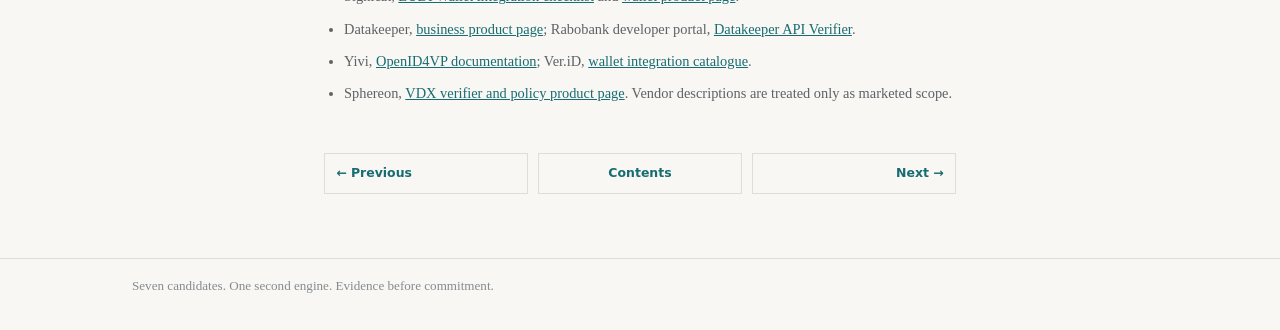
<file: chapters/07-eudi-wallet-acceptance.html>
<!DOCTYPE html>
<html lang="en">
<head>
<meta charset="utf-8">
<meta name="viewport" content="width=device-width, initial-scale=1">
<title>A deadline opens the interface. It does not reserve the margin. — The Second Engine</title>
<meta name="description" content="A test of verifier-as-a-service and relying-party registration operations for mid-size pre-employment screening providers accepting European Digital Identity Wallet credentials.">
<link rel="stylesheet" href="../static/style.css">
<script src="../static/theme.js"></script>
</head>
<body>
<header class="site-header">
  <div class="wrap">
    <a class="brand" href="../index.html">The Second <span>Engine</span></a>
    <nav class="site-nav">
      <a href="../index.html">Contents</a>
      <a href="../about.html">Method</a>
      <button class="theme-toggle" type="button">☾ Dark</button>
    </nav>
  </div>
</header>
<main class="wrap">
<p class="kicker">Essay 7 of 7 · EUDI Wallet Acceptance for Regulated Onboarding</p>
<h1>A deadline opens the interface. It does not reserve the margin.</h1>
<p class="lede">European law will make wallet acceptance mandatory for some public services and some non-small private organisations, but not for every company that checks an identity. <!-- CHECK: 07-acceptance-scope --> A mid-size pre-employment screener may still be pushed by clients to accept verified identity and qualification credentials. The proposed company supplies the verifier, prepares the customer's registration and keeps trust and policy current. Transaction evidence stays under customer control. The opening is dated; the margin is not. Signicat, Datakeeper, Yivi, Ver.iD and Sphereon already cover parts of the path. <!-- CHECK: 07-signicat --> <!-- CHECK: 07-datakeeper-market --> <!-- CHECK: 07-yivi --> <!-- CHECK: 07-verid --> <!-- CHECK: 07-sphereon --> The decision is whether a screening partner will pay for an independent operating layer before a broad identity vendor makes wallet acceptance one more included connector.</p>

<section class="proposition">
<h2>The proposition</h2>
<p>The first buyer is a mid-size Netherlands-based pre-employment screening provider. It checks identity, education or professional evidence for employers, but does not maintain its own digital-identity protocol team. Its product or operations director owns the budget; the screener's legal entity signs. The purchase event is an enterprise client asking for a wallet option in a tender, or a production wallet and useful credential becoming available before the screener has a safe acceptance path.</p>
<p>The offer is a verifier-as-a-service plus relying-party operation for one screening workflow. It creates the wallet request, receives the presentation, validates holder binding, signatures, issuer trust and credential status, and returns a narrow result to the screening case system. It prepares registration data, manages access-certificate changes, tests supported wallets and monitors failed flows. It writes the decision record directly to a customer-controlled evidence store.</p>
<p>The customer still decides what evidence satisfies a check, which issuers it trusts, which attributes are necessary, how long results are retained and when a human reviews an exception. Counsel determines the legal basis, the strong-authentication duty and the data-protection boundary. The service verifies cryptographic and policy conditions; it does not promise that every issuing source is accurate or that a credential proves suitability for employment.</p>
<p>This business refuses to issue wallets, become a general identity provider, conduct the underlying background investigation or sell directly to the screener's employer clients. It also refuses a universal “accept every credential” claim. The first boundary is person-identification data plus one education or professional credential used inside an existing screening case. Passport-image checking and the current manual route remain available as fallback.</p>
<p>The substitute is a project in the screener's own engineering team, using the Dutch pre-release verifier and its existing identity vendor. <!-- CHECK: 07-nl-prerelease --> A second substitute is to wait until the incumbent screening platform exposes a wallet button. The entrant wins only if registration, trust changes, evidence and exception handling remain costly after the first connection. A clean API alone is ordinary software integration.</p>
</section>

<section class="changed">
<h2>What changed</h2>
<p>Regulation (EU) 2024/1183 is enacted law. It requires each Member State to provide at least one European Digital Identity Wallet within 24 months after the relevant implementation and certification acts entered into force. Use remains voluntary, and people who do not use a wallet must retain access through existing identification and authentication means. <!-- CHECK: 07-wallet-availability --></p>
<p>The protocol and interface act, Regulation (EU) 2024/2982, and the certification act, Regulation (EU) 2024/2981, were published on 4 December 2024. Each entered into force twenty days after publication. Both relevant act families therefore entered into force on 24 December 2024. <!-- CHECK: 07-protocol-clock --> <!-- CHECK: 07-clock-start --> Reading that date with the Regulation's 24- and 36-month clocks gives working dates of 24 December 2026 for Member State provision and 24 December 2027 for covered private acceptance. This is direct date arithmetic, not a separately announced Dutch launch date. <!-- CHECK: 07-deadline-calculation --></p>
<p>The acceptance obligation has three different edges. A public body must accept a conforming wallet where its Member State requires electronic identification and authentication for an online service. A private relying party must accept one only if it is not a micro or small enterprise and law or contract already requires strong user authentication for online identification. Very large online platforms that require user authentication also have an acceptance duty, on the user's voluntary request and for minimum necessary data. <!-- CHECK: 07-acceptance-scope --></p>
<p>Transport, energy, banking, financial services, social security, health, drinking water, postal services, digital infrastructure, education and telecommunications appear as examples in the private rule. Pre-employment screening, housing and notarial work are not named. <!-- CHECK: 07-private-list --> A screener is not automatically obliged merely because it verifies identity. Whether a particular workflow meets the legal or contractual strong-authentication test needs counsel and the underlying contract. <!-- CHECK: 07-target-not-automatic --></p>
<p>Registration creates a separate operating surface. Any relying party intending to use wallets for a digital public or private service must register where it is established. It must state its identity, contact details, intended use and requested data; request no other data; report changes without delay; identify itself to the user; and validate the requested credentials. An intermediary acting for a relying party is itself treated as a relying party and may not store transaction-content data. <!-- CHECK: 07-rp-duties --></p>
<p>Commission Implementing Regulation (EU) 2025/848 applies from 24 December 2026. It requires national registers, published registration policies, human- and machine-readable access, and at least one authorised access-certificate authority. A separate relying-party registration certificate is optional for a Member State. Registrars must verify application information against supporting documents or official records and verify entitlement under Annex III. Automation is required only where possible. Registered parties must keep their information accurate and current. <!-- CHECK: 07-registration-act --></p>
<p>That is not yet a complete Dutch production path. The Dutch government's current page says the public NL Wallet is still being developed and will arrive later because the national implementation act is still being prepared. It expects that act to enter public consultation near the end of 2026. <!-- CHECK: 07-nl-status --> The government repository has nevertheless published pre-release artefacts. Version 0.5.0, dated 27 March 2026, includes issuance and verification servers plus a web integration helper. <!-- CHECK: 07-nl-prerelease --></p>
<p>The European technical baseline is moving too. The Commission records that Implementing Regulation (EU) 2026/1731 amended the earlier acts for protocols, trust, person-identification data and core wallet functions. <!-- CHECK: 07-spec-update --> That does not erase the statutory clock. <!-- CHECK: 07-deadline-calculation --> It does make a hard-coded verifier more fragile and strengthens the case for an adapter and conformance-test operation.</p>
<p>Timeline slippage is a commercial risk even when the legal dates remain unchanged. If a production Dutch wallet, register or useful qualification credential arrives six months later than a buyer plans, the integration budget can pause. The company must not hire against a compliance date when its target is driven by client pressure rather than a direct obligation.</p>
<p>None of this establishes budget. The NL Wallet repository includes sharing a diploma during a job application as an example. <!-- CHECK: 07-job-use-case --> It does not establish the rest of a screening workflow. That repository example is not evidence that a mid-size Dutch screener has paid an independent operator to accept EUDI credentials. <!-- CHECK: 07-demand-gap --> Regulation creates a possible purchase event. Only a paid diagnostic can distinguish it from a backlog item assigned to the existing identity supplier.</p>
</section>

<section class="sale">
<h2>The first sale</h2>
<p>Build a ten-account list inside one segment. Include general employment, education, healthcare staffing, regulated-role and international-hire screeners. Add an industrial-licence checker, contractor-compliance platform, temporary-workforce provider, executive due-diligence firm and screening API sold through HR software.</p>
<p>Each account must already receive identity or qualification evidence digitally, sell to more than one employer, and control an integration point in its case system. Exclude banks and telecom operators with identity teams. Exclude a direct sale to a housing corporation or notary until the company can prove the workflow with a screening partner. Those buyers add Dutch domain rules before the verifier boundary is learned.</p>
<p>The opening question is not “Are you ready for eIDAS 2?” Reconstruct the last client tender that changed an evidence requirement. Ask who owns the identity vendor, which credential would replace which document, how exceptions are cleared, and whether the client would accept a wallet-derived result. Then show the exact legal boundary: direct duty, client-contract pressure or neither.</p>
<p>The first product is a four-week <strong>€8,000 paid acceptance diagnostic</strong>, a required-price hypothesis. It covers one workflow and one case-system sandbox. Deliverables are an obligation memo reviewed by counsel, attribute-minimisation map, trust and credential policy, registration-data pack, working test presentation, exception route, evidence-store design, fallback route and production quote. It does not promise access to a Dutch production register; that route must be verified before production.</p>
<p>The production test is a <strong>€15,000 onboarding fee plus €2,000 per month</strong>, also a design hurdle rather than an observed market price. Transaction volume above an agreed band is separately priced only after real load is known. The retainer pays for certificate and registration changes, wallet compatibility, trust and status updates, failure triage, customer-run evidence-export tests and quarterly recovery tests.</p>
<p>The screening partner leads Dutch employer conversations and remains accountable for the screening conclusion. The founder can sell and deliver the technical layer in English, but A2 Dutch is insufficient for legal-purpose workshops or Dutch exception notices. Budget a bilingual identity lawyer and require the partner to own Dutch client discovery. If buyers demand founder-led Dutch sales and policy interpretation, the route fails the reader's constraint.</p>
</section>

<section class="economics">
<h2>Does the money work?</h2>
<p>Every number below is a design hurdle, not a market fact. The model excludes credential-issuer fees and identity-document checks. Those remain on the customer's incumbent contract rather than becoming pass-through revenue.</p>
<div class="ledger-wrap"><table class="ledger">
<thead><tr><th>€000 design hurdle</th><th>Year 1 design hurdle</th><th>Mature design hurdle</th></tr></thead>
<tbody>
<tr><td>Paying accounts: opening + added − churned = closing</td><td>0 + 3 − 0 = 3</td><td>20 + 8 − 8 = 20</td></tr>
<tr><td>Average active recurring accounts</td><td>3 for six months</td><td>20; additions replace churn through the year</td></tr>
<tr><td>Paid diagnostics</td><td>5 × €8k = 40</td><td>8 × €8k = 64</td></tr>
<tr><td>Production onboarding</td><td>3 × €15k = 45</td><td>8 × €15k = 120</td></tr>
<tr><td>Recurring operations</td><td>3 × 6 × €2k = 36</td><td>20 average × 12 × €2.5k = 600</td></tr>
<tr><td><strong>Revenue</strong></td><td><strong>121</strong></td><td><strong>784</strong></td></tr>
<tr><td>Pass-through identity checks</td><td>0</td><td>0</td></tr>
<tr><td>Delivery labour, cloud and support</td><td>40</td><td>161</td></tr>
<tr><td>Channel margin: 15% of onboarding and recurring</td><td>0</td><td>108</td></tr>
<tr><td><strong>Gross margin</strong></td><td><strong>81 (67%)</strong></td><td><strong>515 (66%)</strong></td></tr>
<tr><td>Sales, legal, insurance and admin</td><td>24</td><td>130</td></tr>
<tr><td>Founder labour at replacement cost</td><td>90</td><td>100</td></tr>
<tr><td><strong>Surplus after founder replacement</strong></td><td><strong>−33</strong></td><td><strong>285</strong></td></tr>
</tbody></table></div>
<p>Year one deliberately misses the owner-income gate. It buys evidence and a reusable adapter, not a salary illusion. The mature design can pay €100,000 owner compensation before personal tax and retain €285,000 before corporation tax. That surplus must fund protocol changes, security assurance, hiring and a bad quarter; it is not all distributable income.</p>
<p>Recurring revenue is €600,000, or 77% of mature revenue, from twenty average active paying screening-provider accounts. Opening and closing accounts are both twenty; eight additions replace eight churned accounts.</p>
<p>One workload rule drives the cost. After account five, onboarding and routine operation together may consume at most six supplier person-days per active account annually. Mature account delivery is therefore 20 × 6 = 120 days. Eight four-day diagnostics add 32 days, and specialist review adds 12. At the €800 loaded-day hurdle plus €30,000 cloud and support, delivery cost rounds to €161,000. Year one similarly rounds 38 delivery days plus €10,000 infrastructure to €40,000.</p>
<p>An implementation-and-operations lead plus flexible analyst and security cover provides a 300-day delivery pool. Reserve 40 days for releases and incidents, 32 for diagnostics and 12 for specialist review. The remaining 216 days support at most 36 active accounts at the six-day ceiling. Founder replacement cost is separate.</p>
<p>Price support measures buyer value, not supplier busyness. At renewal, the screener must document avoided internal labour or tender and contract risk sufficient to approve the €24,000 pilot price or €30,000 mature price. A quiet, automated month can still be valuable. A labour-heavy account that exceeds six delivery days fails the scalable model.</p>
<p>Working capital remains material despite no hardware. The design requires a €75,000 reserve before the second full-time hire, covering roughly three months of payroll, contractors, cloud and insurance while receivables lag. Diagnostics are billed 50% in advance, onboarding 50% in advance, and retainers quarterly in advance. Do not spend the reader's full €100,000 before repeatable payment.</p>
<p>The model breaks first on price, not compute. If a broad identity vendor includes wallet acceptance inside an existing contract, a screening partner compares €30,000 annual recurring cost with zero visible incremental licence cost. The entrant must then prove that registration custody, policy evidence and cross-wallet recovery avoid enough client-specific labour or contract risk to remain a separate line item.</p>
</section>

<section class="scale">
<h2>From service to company</h2>
<p><strong>Customer one</strong> is a controlled integration project. The founder maps one screening decision to the minimum attributes, deploys the verifier beside the customer's sandbox, records every trust decision and writes the fallback route. The assets are a threat model, policy schema, evidence format and a precise list of what still requires counsel or screening judgement.</p>
<p><strong>Customer five</strong> uses a versioned adapter, not five forks. An implementation engineer connects the case system. An analyst prepares registration changes, runs conformance cases and investigates failures from a written queue. The founder handles unusual trust and liability decisions. At least 65% of delivery hours must be performed without the founder, and two partners must reach the same acceptance result from the same policy fixture.</p>
<p><strong>Customer twenty</strong> means twenty paying screening-provider accounts introduced through three to five HR-technology or advisory channel partners. Each screener's legal entity signs the service order and data terms, receives the invoice and registers as the relying party. The operator prepares changes and runs the verifier as its intermediary. <!-- CHECK: 07-rp-duties --> The screener controls purpose, policy, evidence retention and employer or applicant exceptions.</p>
<p>The channel partner introduces the account, leads Dutch commercial discovery and receives 15% of onboarding and recurring fees. It does not enter the wallet flow or receive transaction evidence. If a channel partner or employer requests wallet data for its own service, this topology no longer applies. Counsel must then determine its relying-party and intermediary position before launch.</p>
<p>Article 5b(10) deems the operator, as intermediary, a relying party and prohibits it from storing transaction-content data. <!-- CHECK: 07-rp-duties --> The conservative architecture sends disclosed attributes, verification results, issuer and credential references, transaction timestamps and case-level errors directly to the screener's customer-controlled store. The operator keeps only release records, certificate tasks, aggregate service metrics, synthetic conformance fixtures and non-transactional playbooks.</p>
<p>Dutch counsel must decide whether correlation identifiers, customer policy-version references or support logs count as transaction content. Until that opinion and the data terms exist, the operator stores none of them. Employer and applicant exceptions remain in the screener's case system.</p>
<p>Acquisition repeats only if channel partners introduce a fixed acceptance package in client tenders. Delivery is teachable only if an analyst completes most registration and test work from playbooks. The accumulating company asset is the conformance corpus, reusable case-system adapters, synthetic test credentials, failure taxonomy and release tooling. It is not a company-owned history of applicant transactions.</p>
<p>The founder bottleneck is legal-technical translation. A verifier can reject a bad signature automatically; it cannot decide whether a nursing qualification is sufficient, whether identity matching is proportionate or whether a new attribute has lawful purpose. Those remain partner and counsel decisions. If every policy change returns to the founder, the result is a boutique identity consultancy.</p>
<p>The dated interface does not, by itself, make this more than “still software.” The possible second engine is the operating boundary around registration, policy, conformance and recovery. If buyers treat those as implementation chores, the interface produces a temporary software project, not a scalable company.</p>
</section>

<section class="competition">
<h2>The incumbent gets a turn</h2>
<p>Signicat markets one integration to 27-plus wallets and more than 35 electronic identities, plus help with assessment, technical integration and relying-party registration. <!-- CHECK: 07-signicat --> That is nearly the proposed surface, attached to a broader identity hub and a company that describes itself as a qualified trust service provider on the EU Trusted List. <!-- CHECK: 07-signicat --> Its obvious response is to include EUDI acceptance in an existing contract.</p>
<p>Datakeeper already markets identity and bank-data sharing for real estate and social housing. <!-- CHECK: 07-datakeeper-market --> Its developer documentation exposes a verifier API with QR initiation, webhooks and multi-tenant use by service providers. <!-- CHECK: 07-datakeeper-api --> For housing, rental and sharing platforms, this is an operating substitute rather than a future logo on a competitor slide.</p>
<p>Yivi already supplies a standard wallet-to-verifier presentation flow: a verifier requests credentials, the wallet returns them, and the verifier reads the disclosed claims. It implements this through OpenID4VP and SD-JWT credentials. <!-- CHECK: 07-yivi --> Ver.iD lists Datakeeper, Digidentity and Yivi integrations as production, but places EUDI Wallet and NL Wallet integrations in testing. <!-- CHECK: 07-verid --> Those are vendor status labels, not independent assurance, but they show how quickly one integration layer can span old and new wallets.</p>
<p>Sphereon markets credential verification, trust resolution, policy application, issuer-status validation against configured trust registries and auditable decisions. <!-- CHECK: 07-sphereon --> Again, that is marketing evidence of product scope, not proof of outcomes. Together these firms can sell the protocol, the adjacent identity checks and the procurement comfort. The entrant offers less breadth and carries new-vendor security review.</p>
<p>The internal substitute also improves. The Dutch repository already publishes pre-release verification-server binaries and a web helper. <!-- CHECK: 07-nl-prerelease --> A capable enterprise developer can deploy that path and keep policy in the case system. The national registration process is required to be electronic, easy to use and automated where possible. <!-- CHECK: 07-registration-act --> If it works as intended, “we manage your registration” may be a modest administrative task rather than recurring value.</p>
<p>The response is not another proprietary verifier. Use the public components where sound, test several wallets, and sell custody of the acceptance outcome: declared purpose matches requested data; certificates are valid; trust and status are evaluated; failures recover; evidence reaches the screening case; and fallback remains usable. Even this is vulnerable to bundling. The partner must buy measurable operating assurance, not protocol access.</p>
</section>

<div class="counter">
<div class="case-head"><span class="who">The capable failure</span></div>
<p>The company executes well. It joins the Dutch test environment, passes security review, integrates three screening systems and maintains a disciplined conformance suite. Wallets arrive and applicants use them. The national register is straightforward, certificates rotate predictably, and the common protocols settle. Precisely because the ecosystem works, the recurring exception load is small.</p>
<p>At the same time, each screener's incumbent identity provider adds wallet presentations to its existing API at no incremental licence charge. The provider already supplies document checks, fraud signals, service support and procurement assurances. Employer clients accept its evidence format. Screeners keep the entrant only for migration and unusual credentials, then cancel the retainer after twelve months.</p>
<p>Nothing here is poor execution. Standardisation removes bespoke work; good national infrastructure removes registration friction; bundling moves the remaining margin to vendors with an installed identity contract. The company has built a useful adapter and delivered the transition responsibly. It has not created a durable operating boundary. Revenue returns to projects, and the twentieth customer needs another enterprise sale for less work than the subscription price must justify.</p>
</div>

<section class="monday">
<h2>The first ninety days</h2>
<ol>
<li><strong>Days 1–15:</strong> retain a Dutch digital-identity lawyer for a fixed €2,500 review. Produce a two-page test separating direct Article 5f duty, contractual pressure and voluntary adoption. Apply it to ten screening accounts without claiming that the segment is automatically obliged.</li>
<li><strong>Days 10–30:</strong> interview ten product or operations directors and five employer clients introduced by them. Reconstruct one tender, one failed document check and one qualification-verification exception. Ask what the incumbent identity provider has committed, who owns budget and which evidence can be replaced.</li>
<li><strong>Days 20–45:</strong> deploy the Dutch pre-release verifier only in a disposable test environment. <!-- CHECK: 07-nl-prerelease --> Add one alternative test wallet, a minimal policy fixture, synthetic credentials and an export to a mock screening case. Spend at most €2,500 on cloud, test support and security review.</li>
<li><strong>Days 31–60:</strong> offer the same €8,000 diagnostic to eight qualified prospects. Require 50% in advance, one named workflow, access to a sandbox and the participation of compliance, product and the employer-facing owner. Free technical demonstrations do not count.</li>
<li><strong>Days 46–80:</strong> deliver no more than two diagnostics. Time registration preparation, integration, policy decisions, test maintenance and exception handling separately. Put the €15,000 onboarding and €2,000 monthly production price in the closeout proposal.</li>
<li><strong>Days 81–90:</strong> maximum total pre-evidence spend is <strong>€7,500</strong>, including legal review, Dutch support, travel, cloud and test security. No employee, certification claim or general wallet platform is funded before payment.</li>
</ol>
<p><strong>Pass:</strong> two of eight qualified offers become paid €8,000 diagnostics, and at least one buyer signs the €15,000 onboarding plus a six-month €2,000 monthly pilot. Its budget owner must document avoided internal labour or tender and contract risk sufficient to support a €24,000–€30,000 annual recurring price. Delivery must remain below six supplier days per active account annually. <strong>Kill:</strong> no paid diagnostic after eight offers, every incumbent includes acceptance without separate budget, or neither delivered diagnostic produces that documented value case. In a kill state, take premium integration projects only if consultancy is acceptable.</p>
</section>

<div class="verdict-box">
<h2>Verdict</h2>
<p class="verdict"><strong>TEST THROUGH A PARTNER</strong></p>
<p>The single assumption that would most change this verdict is that a pre-employment screening partner will pay a separate recurring price for registration, policy evidence and wallet compatibility after its incumbent identity provider exposes EUDI acceptance.</p>
</div>

<div class="reading">
<h2>Reading</h2>
<ul>
<li>European Union, <a href="https://eur-lex.europa.eu/eli/reg/2024/1183/oj/eng">Regulation (EU) 2024/1183</a>, especially Articles 5a, 5b and 5f.</li>
<li>European Union, <a href="https://eur-lex.europa.eu/legal-content/EN/TXT/?uri=CELEX:32024R2981">Commission Implementing Regulation (EU) 2024/2981</a>, certification and entry into force.</li>
<li>European Union, <a href="https://eur-lex.europa.eu/legal-content/EN/TXT/?uri=CELEX:32024R2982">Commission Implementing Regulation (EU) 2024/2982</a>, protocols, interfaces and entry into force.</li>
<li>European Union, <a href="https://eur-lex.europa.eu/legal-content/EN/TXT/?uri=CELEX:32025R0848">Commission Implementing Regulation (EU) 2025/848</a>, relying-party registration.</li>
<li>Dutch Digital Government, <a href="https://www.digitaleoverheid.nl/overzicht-van-alle-onderwerpen/identiteit/id-wallet/">De EDI-wallet Identiteit</a>; and Ministry of the Interior, <a href="https://github.com/MinBZK/nl-wallet">NL Wallet repository</a>.</li>
<li>Signicat, <a href="https://www.signicat.com/eudi-wallet-integration-checklist">EUDI Wallet integration checklist</a> and <a href="https://www.signicat.com/use-cases/eudi-wallet">wallet product page</a>.</li>
<li>Datakeeper, <a href="https://www.datakeeper.nl/">business product page</a>; Rabobank developer portal, <a href="https://docs.developer.rabobank.com/identity-risk/reference/datakeeper-documentation">Datakeeper API Verifier</a>.</li>
<li>Yivi, <a href="https://docs.yivi.app/openid4vp-introduction/">OpenID4VP documentation</a>; Ver.iD, <a href="https://docs.ver.id/overview/apps/wallets/introduction">wallet integration catalogue</a>.</li>
<li>Sphereon, <a href="https://sphereon.com/sphereon-vdx-verifiable-data-exchange/">VDX verifier and policy product page</a>. Vendor descriptions are treated only as marketed scope.</li>
</ul>
</div>

<nav class="chapter-nav" aria-label="Essay navigation">
  <a href="04-asset-intelligence.html">← Previous</a>
  <a href="../index.html">Contents</a>
  <a href="02-white-label-product-security.html">Next →</a>
</nav>
</main>
<footer class="site-footer"><div class="wrap"><p>Seven candidates. One second engine. Evidence before commitment.</p></div></footer>
</body>
</html>
</file>
<file: static/style.css>
:root {
  --bg: #f8f7f3;
  --raised: #fff;
  --ink: #1b1c1d;
  --soft: #5d6266;
  --faint: #858b90;
  --rule: #dcdedb;
  --accent: #176c72;
  --accent-bg: #eaf4f3;
  --warn: #9a4e26;
  --warn-bg: #f8eee7;
  --measure: 42rem;
  --wide: 66rem;
}

:root[data-theme="dark"] {
  --bg: #141718;
  --raised: #1c2021;
  --ink: #e9eceb;
  --soft: #a8b0b0;
  --faint: #798182;
  --rule: #303637;
  --accent: #65bdc0;
  --accent-bg: #172a2b;
  --warn: #e29a6f;
  --warn-bg: #2c201b;
}

@media (prefers-color-scheme: dark) {
  :root:not([data-theme="light"]) {
    --bg: #141718;
    --raised: #1c2021;
    --ink: #e9eceb;
    --soft: #a8b0b0;
    --faint: #798182;
    --rule: #303637;
    --accent: #65bdc0;
    --accent-bg: #172a2b;
    --warn: #e29a6f;
    --warn-bg: #2c201b;
  }
}

* { box-sizing: border-box; }
html { -webkit-text-size-adjust: 100%; }
body {
  margin: 0;
  background: var(--bg);
  color: var(--ink);
  font: 400 1.0625rem/1.68 Charter, "Bitstream Charter", "Iowan Old Style", Georgia, serif;
  text-rendering: optimizeLegibility;
}
.wrap { max-width: var(--measure); margin: 0 auto; padding: 0 1.25rem; }
.wrap.wide { max-width: var(--wide); }

.site-header {
  position: sticky;
  top: 0;
  z-index: 10;
  border-bottom: 1px solid var(--rule);
  background: var(--bg);
}
.site-header .wrap {
  max-width: var(--wide);
  display: flex;
  align-items: center;
  justify-content: space-between;
  gap: 1rem;
  padding-top: .7rem;
  padding-bottom: .7rem;
}
.brand, .site-nav, h1, h2, h3, .kicker, .theme-toggle, .tag, th, .verdict-label {
  font-family: system-ui, -apple-system, "Segoe UI", sans-serif;
}
.brand { color: var(--ink); text-decoration: none; font-weight: 750; font-size: .95rem; }
.brand span { color: var(--accent); }
.site-nav { display: flex; align-items: center; gap: 1rem; font-size: .82rem; }
.site-nav a { color: var(--soft); text-decoration: none; }
.site-nav a:hover, a { color: var(--accent); }
.theme-toggle {
  border: 1px solid var(--rule);
  border-radius: 999px;
  background: var(--raised);
  color: var(--soft);
  padding: .28rem .65rem;
  cursor: pointer;
}

main.wrap { padding-top: 2.4rem; padding-bottom: 4rem; }
.kicker { margin: 0 0 .7rem; color: var(--faint); font-size: .76rem; letter-spacing: .06em; text-transform: uppercase; }
h1 { margin: 0 0 .8rem; font-size: clamp(2rem, 6vw, 3.2rem); line-height: 1.05; letter-spacing: -.04em; }
.lede { margin: 0 0 2rem; color: var(--soft); font-size: 1.18rem; line-height: 1.52; }
h2 { margin: 2.7rem 0 .85rem; font-size: 1.12rem; line-height: 1.3; }
h3 { margin: 1.7rem 0 .55rem; font-size: .98rem; }
p { margin: 0 0 1.05rem; }
ul, ol { padding-left: 1.25rem; }
li { margin: .35rem 0; }
blockquote { margin: 1.4rem 0; padding: .2rem 0 .2rem 1.1rem; border-left: 3px solid var(--accent); color: var(--soft); }
code { font-size: .9em; }

.decision, .model, .counter, .verdict-box, .note {
  margin: 1.4rem 0;
  padding: 1rem 1.15rem;
  border: 1px solid var(--rule);
  background: var(--raised);
}
.decision { border-left: 4px solid var(--accent); background: var(--accent-bg); }
.counter { border-left: 4px solid var(--warn); background: var(--warn-bg); }
.verdict-box { border-top: 4px solid var(--accent); }
.tag, .verdict-label {
  display: block;
  margin-bottom: .4rem;
  color: var(--accent);
  font-size: .72rem;
  font-weight: 750;
  letter-spacing: .06em;
  text-transform: uppercase;
}
.counter .tag { color: var(--warn); }
.model .big { display: block; font: 750 1.55rem/1.2 system-ui, sans-serif; color: var(--accent); }
.model small { color: var(--soft); }

.table-wrap, .ledger-wrap { overflow-x: auto; margin: 1.2rem 0 1.7rem; border: 1px solid var(--rule); }
table { width: 100%; min-width: 42rem; border-collapse: collapse; background: var(--raised); font-size: .9rem; }
th, td { padding: .75rem .85rem; border-bottom: 1px solid var(--rule); text-align: left; vertical-align: top; }
th { color: var(--faint); font-size: .7rem; letter-spacing: .05em; text-transform: uppercase; }
tr:last-child td { border-bottom: 0; }
.fit { font-weight: 750; white-space: nowrap; }

.toc { list-style: none; padding: 0; margin: 1.5rem 0; }
.toc li { margin: 0; border-top: 1px solid var(--rule); }
.toc li:last-child { border-bottom: 1px solid var(--rule); }
.toc a { display: block; padding: 1rem .25rem; text-decoration: none; color: var(--ink); }
.toc a:hover { background: var(--accent-bg); }
.toc strong { display: block; font: 720 1rem/1.3 system-ui, sans-serif; }
.toc span { display: block; margin-top: .2rem; color: var(--soft); font-size: .92rem; }

.reading { margin-top: 2.7rem; padding-top: .1rem; border-top: 1px solid var(--rule); color: var(--soft); font-size: .9rem; }
.reading li { margin: .5rem 0; }
.chapter-nav { display: grid; grid-template-columns: repeat(3, 1fr); gap: .6rem; margin-top: 3rem; }
.chapter-nav a { padding: .7rem; border: 1px solid var(--rule); text-align: center; text-decoration: none; font: 600 .78rem/1.3 system-ui, sans-serif; }
.chapter-nav a:first-child { text-align: left; }
.chapter-nav a:last-child { text-align: right; }
.site-footer { border-top: 1px solid var(--rule); color: var(--faint); font-size: .82rem; }
.site-footer .wrap { max-width: var(--wide); padding-top: 1rem; padding-bottom: 1rem; }

@media (max-width: 620px) {
  .site-nav a { display: none; }
  .chapter-nav { grid-template-columns: 1fr; }
  .chapter-nav a, .chapter-nav a:first-child, .chapter-nav a:last-child { text-align: left; }
}

@media print {
  .site-header, .theme-toggle, .chapter-nav { display: none; }
  body { background: white; color: black; }
  main.wrap { max-width: 44rem; }
  a { color: black; }
}

.toc li.pending{opacity:.65}
.toc li.pending strong{display:block}
</file>
